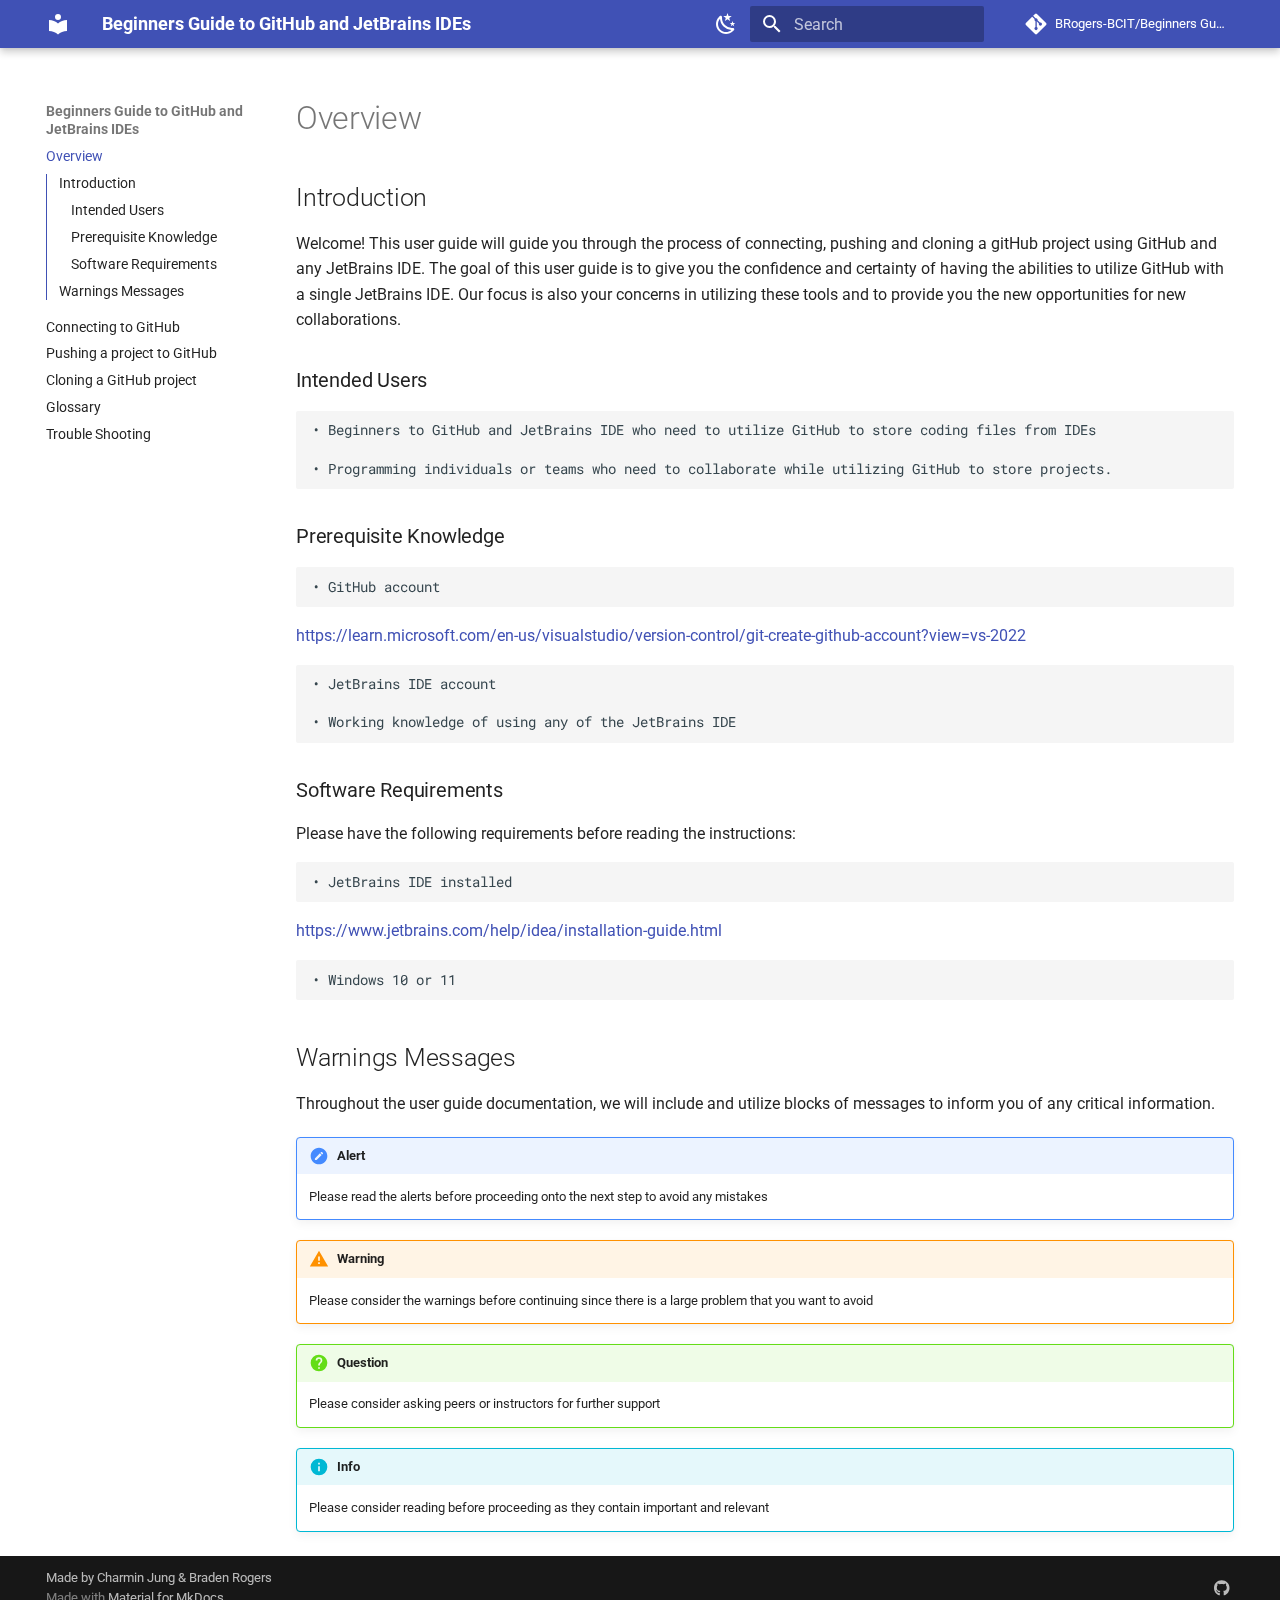
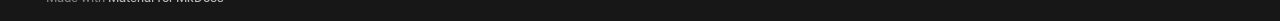
<file: index.html>
<!doctype html>
<html lang="en" class="no-js">
  <head>
    
      <meta charset="utf-8">
      <meta name="viewport" content="width=device-width,initial-scale=1">
      
      
      
      
      
        <link rel="next" href="Connecting-to-GitHub/">
      
      <link rel="icon" href="assets/images/favicon.png">
      <meta name="generator" content="mkdocs-1.4.2, mkdocs-material-9.1.5">
    
    
      
        <title>Beginners Guide to GitHub and JetBrains IDEs</title>
      
    
    
      <link rel="stylesheet" href="assets/stylesheets/main.7a7fce14.min.css">
      
        
        <link rel="stylesheet" href="assets/stylesheets/palette.a0c5b2b5.min.css">
      
      

    
    
    
      
        
        
        <link rel="preconnect" href="https://fonts.gstatic.com" crossorigin>
        <link rel="stylesheet" href="https://fonts.googleapis.com/css?family=Roboto:300,300i,400,400i,700,700i%7CRoboto+Mono:400,400i,700,700i&display=fallback">
        <style>:root{--md-text-font:"Roboto";--md-code-font:"Roboto Mono"}</style>
      
    
    
      <link rel="stylesheet" href="stylesheets/extra.css">
    
    <script>__md_scope=new URL(".",location),__md_hash=e=>[...e].reduce((e,_)=>(e<<5)-e+_.charCodeAt(0),0),__md_get=(e,_=localStorage,t=__md_scope)=>JSON.parse(_.getItem(t.pathname+"."+e)),__md_set=(e,_,t=localStorage,a=__md_scope)=>{try{t.setItem(a.pathname+"."+e,JSON.stringify(_))}catch(e){}}</script>
    
      

    
    
    
  </head>
  
  
    
    
      
    
    
    
    
    <body dir="ltr" data-md-color-scheme="default" data-md-color-primary="indigo" data-md-color-accent="indigo">
  
    
    
      <script>var palette=__md_get("__palette");if(palette&&"object"==typeof palette.color)for(var key of Object.keys(palette.color))document.body.setAttribute("data-md-color-"+key,palette.color[key])</script>
    
    <input class="md-toggle" data-md-toggle="drawer" type="checkbox" id="__drawer" autocomplete="off">
    <input class="md-toggle" data-md-toggle="search" type="checkbox" id="__search" autocomplete="off">
    <label class="md-overlay" for="__drawer"></label>
    <div data-md-component="skip">
      
        
        <a href="#overview" class="md-skip">
          Skip to content
        </a>
      
    </div>
    <div data-md-component="announce">
      
    </div>
    
    
      

  

<header class="md-header md-header--shadow" data-md-component="header">
  <nav class="md-header__inner md-grid" aria-label="Header">
    <a href="." title="Beginners Guide to GitHub and JetBrains IDEs" class="md-header__button md-logo" aria-label="Beginners Guide to GitHub and JetBrains IDEs" data-md-component="logo">
      
  
  <svg xmlns="http://www.w3.org/2000/svg" viewBox="0 0 24 24"><path d="M12 8a3 3 0 0 0 3-3 3 3 0 0 0-3-3 3 3 0 0 0-3 3 3 3 0 0 0 3 3m0 3.54C9.64 9.35 6.5 8 3 8v11c3.5 0 6.64 1.35 9 3.54 2.36-2.19 5.5-3.54 9-3.54V8c-3.5 0-6.64 1.35-9 3.54Z"/></svg>

    </a>
    <label class="md-header__button md-icon" for="__drawer">
      <svg xmlns="http://www.w3.org/2000/svg" viewBox="0 0 24 24"><path d="M3 6h18v2H3V6m0 5h18v2H3v-2m0 5h18v2H3v-2Z"/></svg>
    </label>
    <div class="md-header__title" data-md-component="header-title">
      <div class="md-header__ellipsis">
        <div class="md-header__topic">
          <span class="md-ellipsis">
            Beginners Guide to GitHub and JetBrains IDEs
          </span>
        </div>
        <div class="md-header__topic" data-md-component="header-topic">
          <span class="md-ellipsis">
            
              Overview
            
          </span>
        </div>
      </div>
    </div>
    
      <form class="md-header__option" data-md-component="palette">
        
          
          <input class="md-option" data-md-color-media="(prefers-color-scheme: light)" data-md-color-scheme="default" data-md-color-primary="indigo" data-md-color-accent="indigo"  aria-label="Switch to dark mode"  type="radio" name="__palette" id="__palette_1">
          
            <label class="md-header__button md-icon" title="Switch to dark mode" for="__palette_2" hidden>
              <svg xmlns="http://www.w3.org/2000/svg" viewBox="0 0 24 24"><path d="m17.75 4.09-2.53 1.94.91 3.06-2.63-1.81-2.63 1.81.91-3.06-2.53-1.94L12.44 4l1.06-3 1.06 3 3.19.09m3.5 6.91-1.64 1.25.59 1.98-1.7-1.17-1.7 1.17.59-1.98L15.75 11l2.06-.05L18.5 9l.69 1.95 2.06.05m-2.28 4.95c.83-.08 1.72 1.1 1.19 1.85-.32.45-.66.87-1.08 1.27C15.17 23 8.84 23 4.94 19.07c-3.91-3.9-3.91-10.24 0-14.14.4-.4.82-.76 1.27-1.08.75-.53 1.93.36 1.85 1.19-.27 2.86.69 5.83 2.89 8.02a9.96 9.96 0 0 0 8.02 2.89m-1.64 2.02a12.08 12.08 0 0 1-7.8-3.47c-2.17-2.19-3.33-5-3.49-7.82-2.81 3.14-2.7 7.96.31 10.98 3.02 3.01 7.84 3.12 10.98.31Z"/></svg>
            </label>
          
        
          
          <input class="md-option" data-md-color-media="(prefers-color-scheme: dark)" data-md-color-scheme="slate" data-md-color-primary="deep-purple" data-md-color-accent="deep-purple"  aria-label="Switch to light mode"  type="radio" name="__palette" id="__palette_2">
          
            <label class="md-header__button md-icon" title="Switch to light mode" for="__palette_1" hidden>
              <svg xmlns="http://www.w3.org/2000/svg" viewBox="0 0 24 24"><path d="M12 2a7 7 0 0 0-7 7c0 2.38 1.19 4.47 3 5.74V17a1 1 0 0 0 1 1h6a1 1 0 0 0 1-1v-2.26c1.81-1.27 3-3.36 3-5.74a7 7 0 0 0-7-7M9 21a1 1 0 0 0 1 1h4a1 1 0 0 0 1-1v-1H9v1Z"/></svg>
            </label>
          
        
      </form>
    
    
    
      <label class="md-header__button md-icon" for="__search">
        <svg xmlns="http://www.w3.org/2000/svg" viewBox="0 0 24 24"><path d="M9.5 3A6.5 6.5 0 0 1 16 9.5c0 1.61-.59 3.09-1.56 4.23l.27.27h.79l5 5-1.5 1.5-5-5v-.79l-.27-.27A6.516 6.516 0 0 1 9.5 16 6.5 6.5 0 0 1 3 9.5 6.5 6.5 0 0 1 9.5 3m0 2C7 5 5 7 5 9.5S7 14 9.5 14 14 12 14 9.5 12 5 9.5 5Z"/></svg>
      </label>
      <div class="md-search" data-md-component="search" role="dialog">
  <label class="md-search__overlay" for="__search"></label>
  <div class="md-search__inner" role="search">
    <form class="md-search__form" name="search">
      <input type="text" class="md-search__input" name="query" aria-label="Search" placeholder="Search" autocapitalize="off" autocorrect="off" autocomplete="off" spellcheck="false" data-md-component="search-query" required>
      <label class="md-search__icon md-icon" for="__search">
        <svg xmlns="http://www.w3.org/2000/svg" viewBox="0 0 24 24"><path d="M9.5 3A6.5 6.5 0 0 1 16 9.5c0 1.61-.59 3.09-1.56 4.23l.27.27h.79l5 5-1.5 1.5-5-5v-.79l-.27-.27A6.516 6.516 0 0 1 9.5 16 6.5 6.5 0 0 1 3 9.5 6.5 6.5 0 0 1 9.5 3m0 2C7 5 5 7 5 9.5S7 14 9.5 14 14 12 14 9.5 12 5 9.5 5Z"/></svg>
        <svg xmlns="http://www.w3.org/2000/svg" viewBox="0 0 24 24"><path d="M20 11v2H8l5.5 5.5-1.42 1.42L4.16 12l7.92-7.92L13.5 5.5 8 11h12Z"/></svg>
      </label>
      <nav class="md-search__options" aria-label="Search">
        
        <button type="reset" class="md-search__icon md-icon" title="Clear" aria-label="Clear" tabindex="-1">
          <svg xmlns="http://www.w3.org/2000/svg" viewBox="0 0 24 24"><path d="M19 6.41 17.59 5 12 10.59 6.41 5 5 6.41 10.59 12 5 17.59 6.41 19 12 13.41 17.59 19 19 17.59 13.41 12 19 6.41Z"/></svg>
        </button>
      </nav>
      
    </form>
    <div class="md-search__output">
      <div class="md-search__scrollwrap" data-md-scrollfix>
        <div class="md-search-result" data-md-component="search-result">
          <div class="md-search-result__meta">
            Initializing search
          </div>
          <ol class="md-search-result__list" role="presentation"></ol>
        </div>
      </div>
    </div>
  </div>
</div>
    
    
      <div class="md-header__source">
        <a href="https://github.com/BRogers-BCIT/2216-User-Guide" title="Go to repository" class="md-source" data-md-component="source">
  <div class="md-source__icon md-icon">
    
    <svg xmlns="http://www.w3.org/2000/svg" viewBox="0 0 448 512"><!--! Font Awesome Free 6.3.0 by @fontawesome - https://fontawesome.com License - https://fontawesome.com/license/free (Icons: CC BY 4.0, Fonts: SIL OFL 1.1, Code: MIT License) Copyright 2023 Fonticons, Inc.--><path d="M439.55 236.05 244 40.45a28.87 28.87 0 0 0-40.81 0l-40.66 40.63 51.52 51.52c27.06-9.14 52.68 16.77 43.39 43.68l49.66 49.66c34.23-11.8 61.18 31 35.47 56.69-26.49 26.49-70.21-2.87-56-37.34L240.22 199v121.85c25.3 12.54 22.26 41.85 9.08 55a34.34 34.34 0 0 1-48.55 0c-17.57-17.6-11.07-46.91 11.25-56v-123c-20.8-8.51-24.6-30.74-18.64-45L142.57 101 8.45 235.14a28.86 28.86 0 0 0 0 40.81l195.61 195.6a28.86 28.86 0 0 0 40.8 0l194.69-194.69a28.86 28.86 0 0 0 0-40.81z"/></svg>
  </div>
  <div class="md-source__repository">
    BRogers-BCIT/Beginners Guide to GitHub and JetBrains IDEs
  </div>
</a>
      </div>
    
  </nav>
  
</header>
    
    <div class="md-container" data-md-component="container">
      
      
        
          
        
      
      <main class="md-main" data-md-component="main">
        <div class="md-main__inner md-grid">
          
            
              
              <div class="md-sidebar md-sidebar--primary" data-md-component="sidebar" data-md-type="navigation" >
                <div class="md-sidebar__scrollwrap">
                  <div class="md-sidebar__inner">
                    


  

<nav class="md-nav md-nav--primary md-nav--integrated" aria-label="Navigation" data-md-level="0">
  <label class="md-nav__title" for="__drawer">
    <a href="." title="Beginners Guide to GitHub and JetBrains IDEs" class="md-nav__button md-logo" aria-label="Beginners Guide to GitHub and JetBrains IDEs" data-md-component="logo">
      
  
  <svg xmlns="http://www.w3.org/2000/svg" viewBox="0 0 24 24"><path d="M12 8a3 3 0 0 0 3-3 3 3 0 0 0-3-3 3 3 0 0 0-3 3 3 3 0 0 0 3 3m0 3.54C9.64 9.35 6.5 8 3 8v11c3.5 0 6.64 1.35 9 3.54 2.36-2.19 5.5-3.54 9-3.54V8c-3.5 0-6.64 1.35-9 3.54Z"/></svg>

    </a>
    Beginners Guide to GitHub and JetBrains IDEs
  </label>
  
    <div class="md-nav__source">
      <a href="https://github.com/BRogers-BCIT/2216-User-Guide" title="Go to repository" class="md-source" data-md-component="source">
  <div class="md-source__icon md-icon">
    
    <svg xmlns="http://www.w3.org/2000/svg" viewBox="0 0 448 512"><!--! Font Awesome Free 6.3.0 by @fontawesome - https://fontawesome.com License - https://fontawesome.com/license/free (Icons: CC BY 4.0, Fonts: SIL OFL 1.1, Code: MIT License) Copyright 2023 Fonticons, Inc.--><path d="M439.55 236.05 244 40.45a28.87 28.87 0 0 0-40.81 0l-40.66 40.63 51.52 51.52c27.06-9.14 52.68 16.77 43.39 43.68l49.66 49.66c34.23-11.8 61.18 31 35.47 56.69-26.49 26.49-70.21-2.87-56-37.34L240.22 199v121.85c25.3 12.54 22.26 41.85 9.08 55a34.34 34.34 0 0 1-48.55 0c-17.57-17.6-11.07-46.91 11.25-56v-123c-20.8-8.51-24.6-30.74-18.64-45L142.57 101 8.45 235.14a28.86 28.86 0 0 0 0 40.81l195.61 195.6a28.86 28.86 0 0 0 40.8 0l194.69-194.69a28.86 28.86 0 0 0 0-40.81z"/></svg>
  </div>
  <div class="md-source__repository">
    BRogers-BCIT/Beginners Guide to GitHub and JetBrains IDEs
  </div>
</a>
    </div>
  
  <ul class="md-nav__list" data-md-scrollfix>
    
      
      
      

  
  
    
  
  
    <li class="md-nav__item md-nav__item--active">
      
      <input class="md-nav__toggle md-toggle" type="checkbox" id="__toc">
      
      
        
      
      
        <label class="md-nav__link md-nav__link--active" for="__toc">
          Overview
          <span class="md-nav__icon md-icon"></span>
        </label>
      
      <a href="." class="md-nav__link md-nav__link--active">
        Overview
      </a>
      
        

<nav class="md-nav md-nav--secondary" aria-label="Table of contents">
  
  
  
    
  
  
    <label class="md-nav__title" for="__toc">
      <span class="md-nav__icon md-icon"></span>
      Table of contents
    </label>
    <ul class="md-nav__list" data-md-component="toc" data-md-scrollfix>
      
        <li class="md-nav__item">
  <a href="#introduction" class="md-nav__link">
    Introduction
  </a>
  
    <nav class="md-nav" aria-label="Introduction">
      <ul class="md-nav__list">
        
          <li class="md-nav__item">
  <a href="#intended-users" class="md-nav__link">
    Intended Users
  </a>
  
</li>
        
          <li class="md-nav__item">
  <a href="#prerequisite-knowledge" class="md-nav__link">
    Prerequisite Knowledge
  </a>
  
</li>
        
          <li class="md-nav__item">
  <a href="#software-requirements" class="md-nav__link">
    Software Requirements
  </a>
  
</li>
        
      </ul>
    </nav>
  
</li>
      
        <li class="md-nav__item">
  <a href="#warnings-messages" class="md-nav__link">
    Warnings Messages
  </a>
  
</li>
      
    </ul>
  
</nav>
      
    </li>
  

    
      
      
      

  
  
  
    <li class="md-nav__item">
      <a href="Connecting-to-GitHub/" class="md-nav__link">
        Connecting to GitHub
      </a>
    </li>
  

    
      
      
      

  
  
  
    <li class="md-nav__item">
      <a href="Pushing-a-project-to-GitHub/" class="md-nav__link">
        Pushing a project to GitHub
      </a>
    </li>
  

    
      
      
      

  
  
  
    <li class="md-nav__item">
      <a href="Cloning-a-GitHub-project/" class="md-nav__link">
        Cloning a GitHub project
      </a>
    </li>
  

    
      
      
      

  
  
  
    <li class="md-nav__item">
      <a href="Glossary/" class="md-nav__link">
        Glossary
      </a>
    </li>
  

    
      
      
      

  
  
  
    <li class="md-nav__item">
      <a href="TroubleShooting/" class="md-nav__link">
        Trouble Shooting
      </a>
    </li>
  

    
  </ul>
</nav>
                  </div>
                </div>
              </div>
            
            
          
          
            <div class="md-content" data-md-component="content">
              <article class="md-content__inner md-typeset">
                
                  

  
  


<h1 id="overview">Overview</h1>
<h2 id="introduction">Introduction</h2>
<p>Welcome! This user guide will guide you through the process of connecting, pushing and cloning a gitHub project using GitHub and any JetBrains IDE. The goal of this user guide is to give you the confidence and certainty of having the abilities to utilize GitHub with a single JetBrains IDE. Our focus is also your concerns in utilizing these tools and to provide you the new opportunities for new collaborations.</p>
<h3 id="intended-users">Intended Users</h3>
<pre><code>• Beginners to GitHub and JetBrains IDE who need to utilize GitHub to store coding files from IDEs

• Programming individuals or teams who need to collaborate while utilizing GitHub to store projects.
</code></pre>
<h3 id="prerequisite-knowledge">Prerequisite Knowledge</h3>
<pre><code>• GitHub account
</code></pre>
<p><a href="https://learn.microsoft.com/en-us/visualstudio/version-control/git-create-github-account?view=vs-2022">https://learn.microsoft.com/en-us/visualstudio/version-control/git-create-github-account?view=vs-2022</a></p>
<pre><code>• JetBrains IDE account

• Working knowledge of using any of the JetBrains IDE
</code></pre>
<h3 id="software-requirements">Software Requirements</h3>
<p>Please have the following requirements before reading the instructions:</p>
<pre><code>• JetBrains IDE installed
</code></pre>
<p><a href="https://www.jetbrains.com/help/idea/installation-guide.html">https://www.jetbrains.com/help/idea/installation-guide.html</a></p>
<pre><code>• Windows 10 or 11
</code></pre>
<h2 id="warnings-messages">Warnings Messages</h2>
<p>Throughout the user guide documentation, we will include and utilize blocks of messages to inform you of any critical information.</p>
<div class="admonition alert">
<p class="admonition-title">Alert</p>
<p>Please read the alerts before proceeding onto the next step to avoid any mistakes</p>
</div>
<div class="admonition warning">
<p class="admonition-title">Warning</p>
<p>Please consider the warnings before continuing since there is a large problem that you want to avoid</p>
</div>
<div class="admonition question">
<p class="admonition-title">Question</p>
<p>Please consider asking peers or instructors for further support</p>
</div>
<div class="admonition info">
<p class="admonition-title">Info</p>
<p>Please consider reading before proceeding as they contain important and relevant</p>
</div>





                
              </article>
            </div>
          
          
        </div>
        
          <button type="button" class="md-top md-icon" data-md-component="top" hidden>
            <svg xmlns="http://www.w3.org/2000/svg" viewBox="0 0 24 24"><path d="M13 20h-2V8l-5.5 5.5-1.42-1.42L12 4.16l7.92 7.92-1.42 1.42L13 8v12Z"/></svg>
            Back to top
          </button>
        
      </main>
      
        <footer class="md-footer">
  
  <div class="md-footer-meta md-typeset">
    <div class="md-footer-meta__inner md-grid">
      <div class="md-copyright">
  
    <div class="md-copyright__highlight">
      Made by Charmin Jung & Braden Rogers
    </div>
  
  
    Made with
    <a href="https://squidfunk.github.io/mkdocs-material/" target="_blank" rel="noopener">
      Material for MkDocs
    </a>
  
</div>
      
        <div class="md-social">
  
    
    
    
    
    <a href="https://github.com/BRogers-BCIT/2216-User-Guide" target="_blank" rel="noopener" title="GitHub" class="md-social__link">
      <svg xmlns="http://www.w3.org/2000/svg" viewBox="0 0 496 512"><!--! Font Awesome Free 6.3.0 by @fontawesome - https://fontawesome.com License - https://fontawesome.com/license/free (Icons: CC BY 4.0, Fonts: SIL OFL 1.1, Code: MIT License) Copyright 2023 Fonticons, Inc.--><path d="M165.9 397.4c0 2-2.3 3.6-5.2 3.6-3.3.3-5.6-1.3-5.6-3.6 0-2 2.3-3.6 5.2-3.6 3-.3 5.6 1.3 5.6 3.6zm-31.1-4.5c-.7 2 1.3 4.3 4.3 4.9 2.6 1 5.6 0 6.2-2s-1.3-4.3-4.3-5.2c-2.6-.7-5.5.3-6.2 2.3zm44.2-1.7c-2.9.7-4.9 2.6-4.6 4.9.3 2 2.9 3.3 5.9 2.6 2.9-.7 4.9-2.6 4.6-4.6-.3-1.9-3-3.2-5.9-2.9zM244.8 8C106.1 8 0 113.3 0 252c0 110.9 69.8 205.8 169.5 239.2 12.8 2.3 17.3-5.6 17.3-12.1 0-6.2-.3-40.4-.3-61.4 0 0-70 15-84.7-29.8 0 0-11.4-29.1-27.8-36.6 0 0-22.9-15.7 1.6-15.4 0 0 24.9 2 38.6 25.8 21.9 38.6 58.6 27.5 72.9 20.9 2.3-16 8.8-27.1 16-33.7-55.9-6.2-112.3-14.3-112.3-110.5 0-27.5 7.6-41.3 23.6-58.9-2.6-6.5-11.1-33.3 2.6-67.9 20.9-6.5 69 27 69 27 20-5.6 41.5-8.5 62.8-8.5s42.8 2.9 62.8 8.5c0 0 48.1-33.6 69-27 13.7 34.7 5.2 61.4 2.6 67.9 16 17.7 25.8 31.5 25.8 58.9 0 96.5-58.9 104.2-114.8 110.5 9.2 7.9 17 22.9 17 46.4 0 33.7-.3 75.4-.3 83.6 0 6.5 4.6 14.4 17.3 12.1C428.2 457.8 496 362.9 496 252 496 113.3 383.5 8 244.8 8zM97.2 352.9c-1.3 1-1 3.3.7 5.2 1.6 1.6 3.9 2.3 5.2 1 1.3-1 1-3.3-.7-5.2-1.6-1.6-3.9-2.3-5.2-1zm-10.8-8.1c-.7 1.3.3 2.9 2.3 3.9 1.6 1 3.6.7 4.3-.7.7-1.3-.3-2.9-2.3-3.9-2-.6-3.6-.3-4.3.7zm32.4 35.6c-1.6 1.3-1 4.3 1.3 6.2 2.3 2.3 5.2 2.6 6.5 1 1.3-1.3.7-4.3-1.3-6.2-2.2-2.3-5.2-2.6-6.5-1zm-11.4-14.7c-1.6 1-1.6 3.6 0 5.9 1.6 2.3 4.3 3.3 5.6 2.3 1.6-1.3 1.6-3.9 0-6.2-1.4-2.3-4-3.3-5.6-2z"/></svg>
    </a>
  
</div>
      
    </div>
  </div>
</footer>
      
    </div>
    <div class="md-dialog" data-md-component="dialog">
      <div class="md-dialog__inner md-typeset"></div>
    </div>
    
    <script id="__config" type="application/json">{"base": ".", "features": ["navigation.sections", "navigation.top", "toc.integrate"], "search": "assets/javascripts/workers/search.208ed371.min.js", "translations": {"clipboard.copied": "Copied to clipboard", "clipboard.copy": "Copy to clipboard", "search.result.more.one": "1 more on this page", "search.result.more.other": "# more on this page", "search.result.none": "No matching documents", "search.result.one": "1 matching document", "search.result.other": "# matching documents", "search.result.placeholder": "Type to start searching", "search.result.term.missing": "Missing", "select.version": "Select version"}}</script>
    
    
      <script src="assets/javascripts/bundle.407015b8.min.js"></script>
      
    
  </body>
</html>
</file>
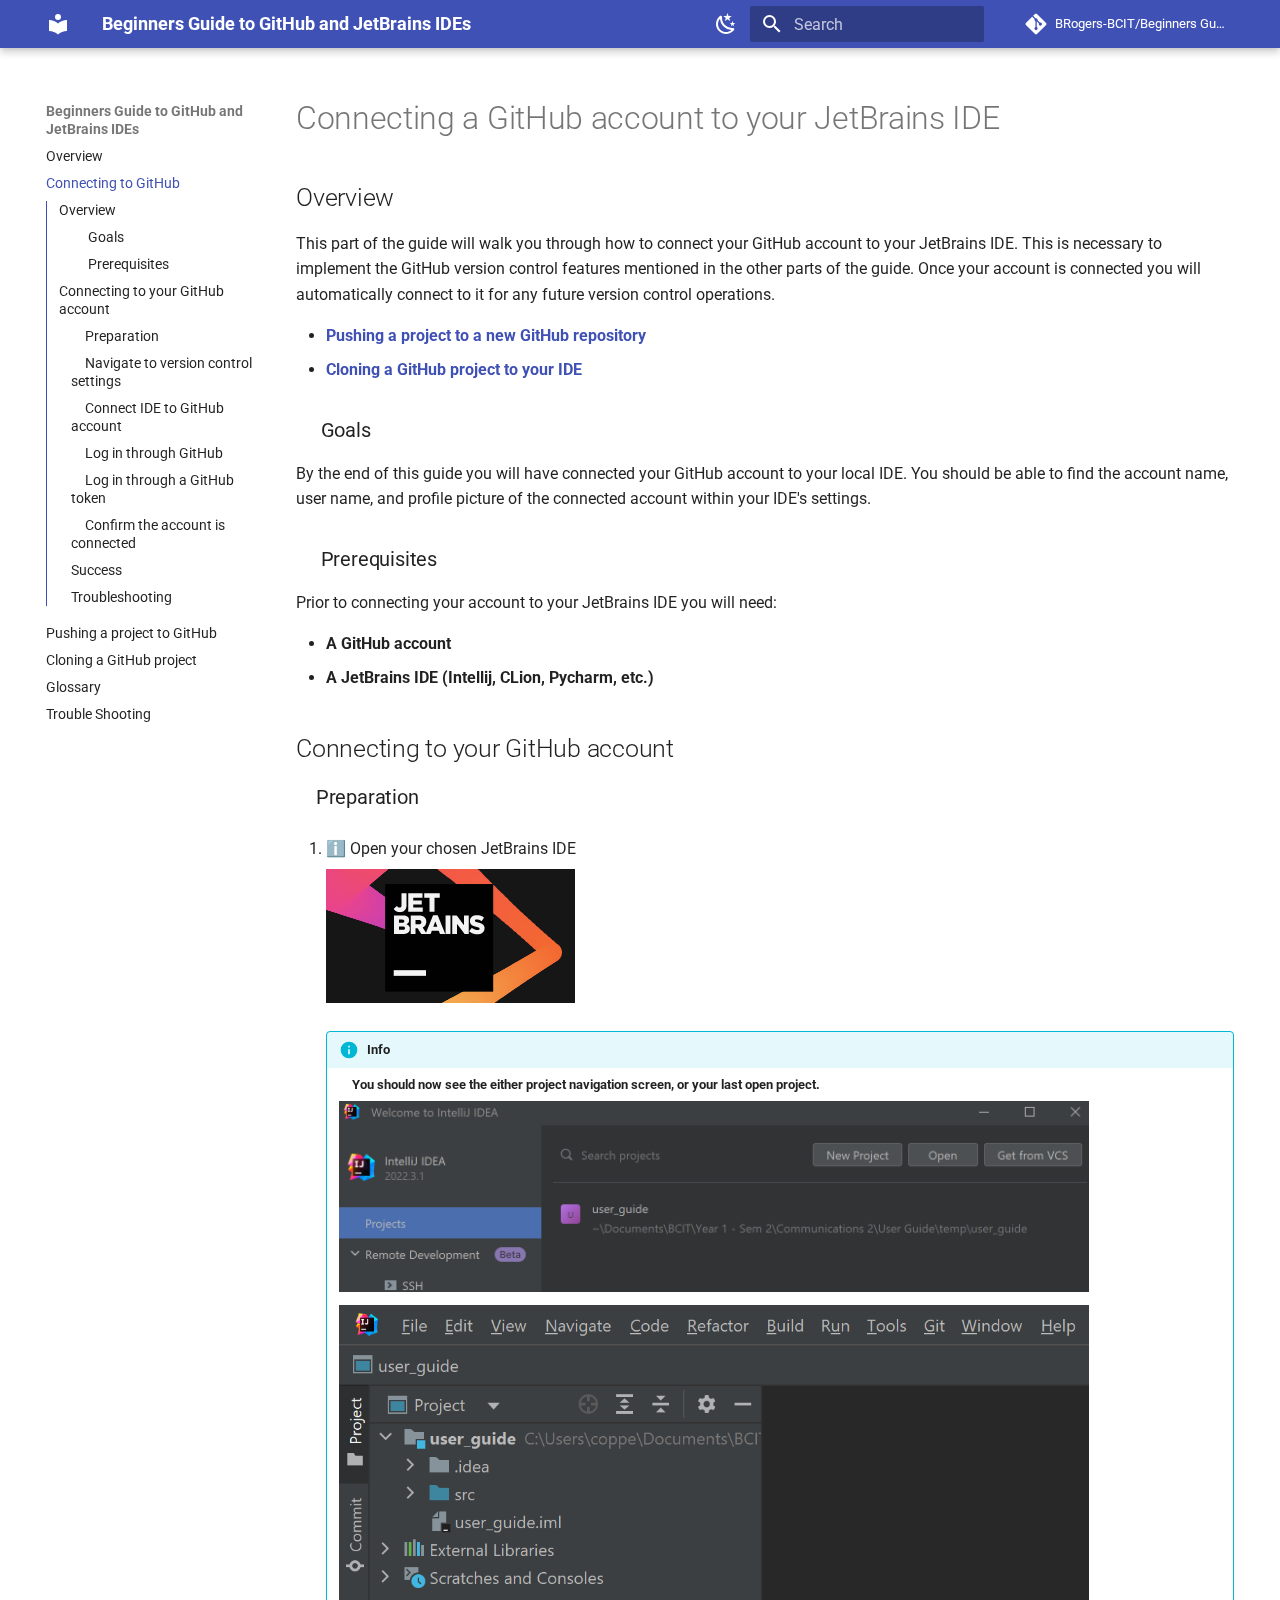
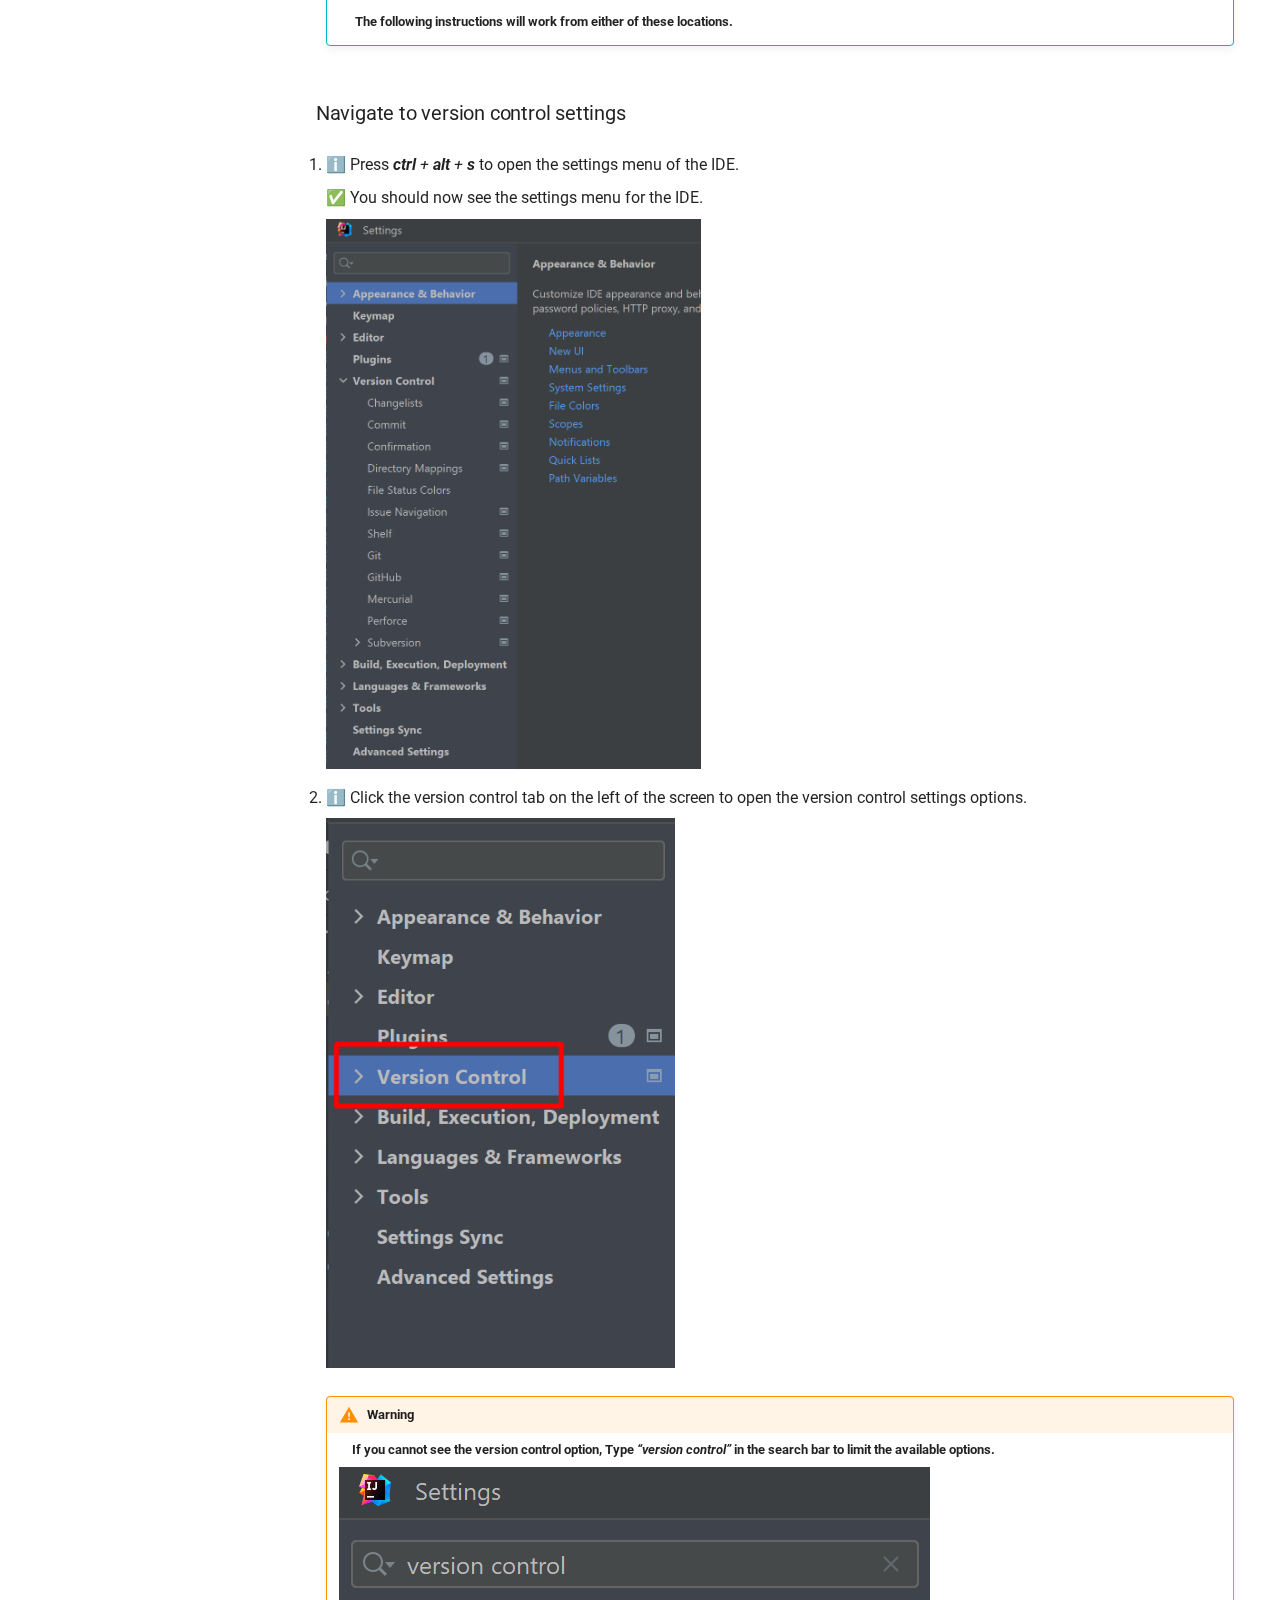
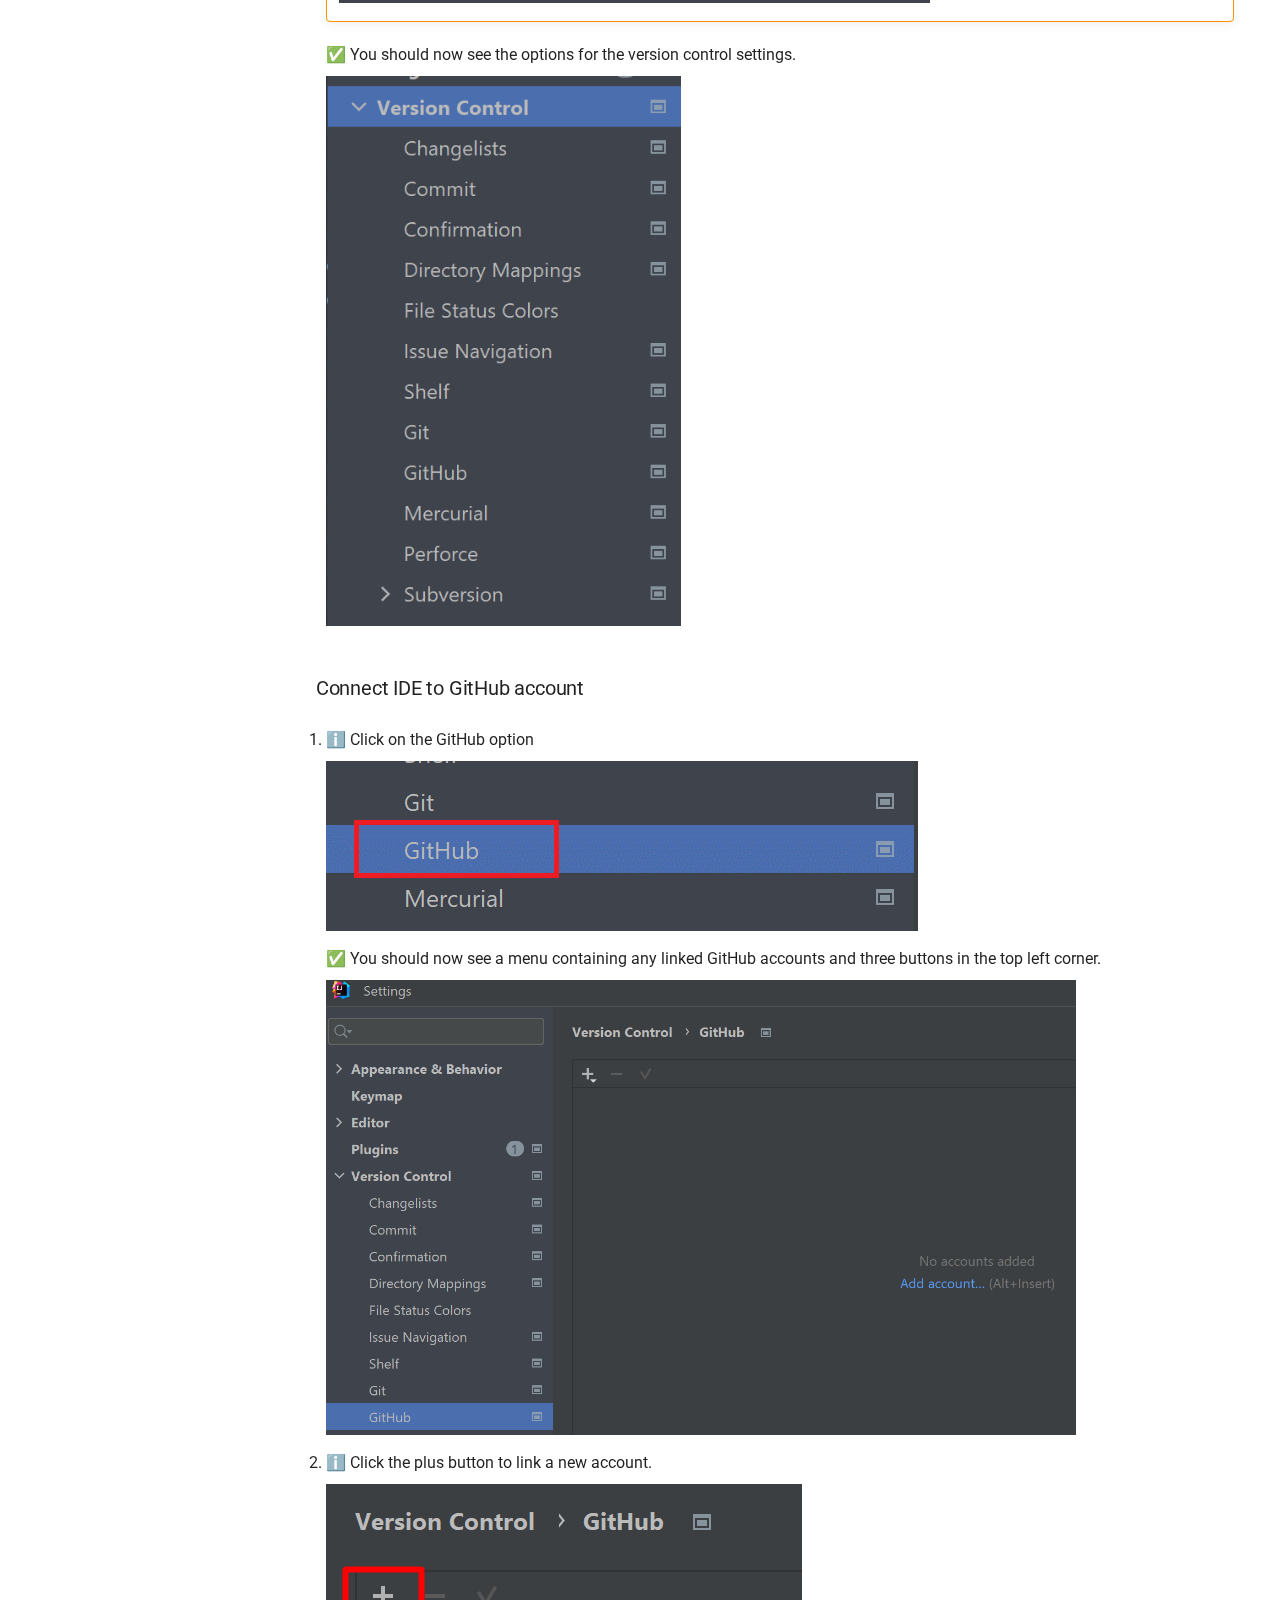
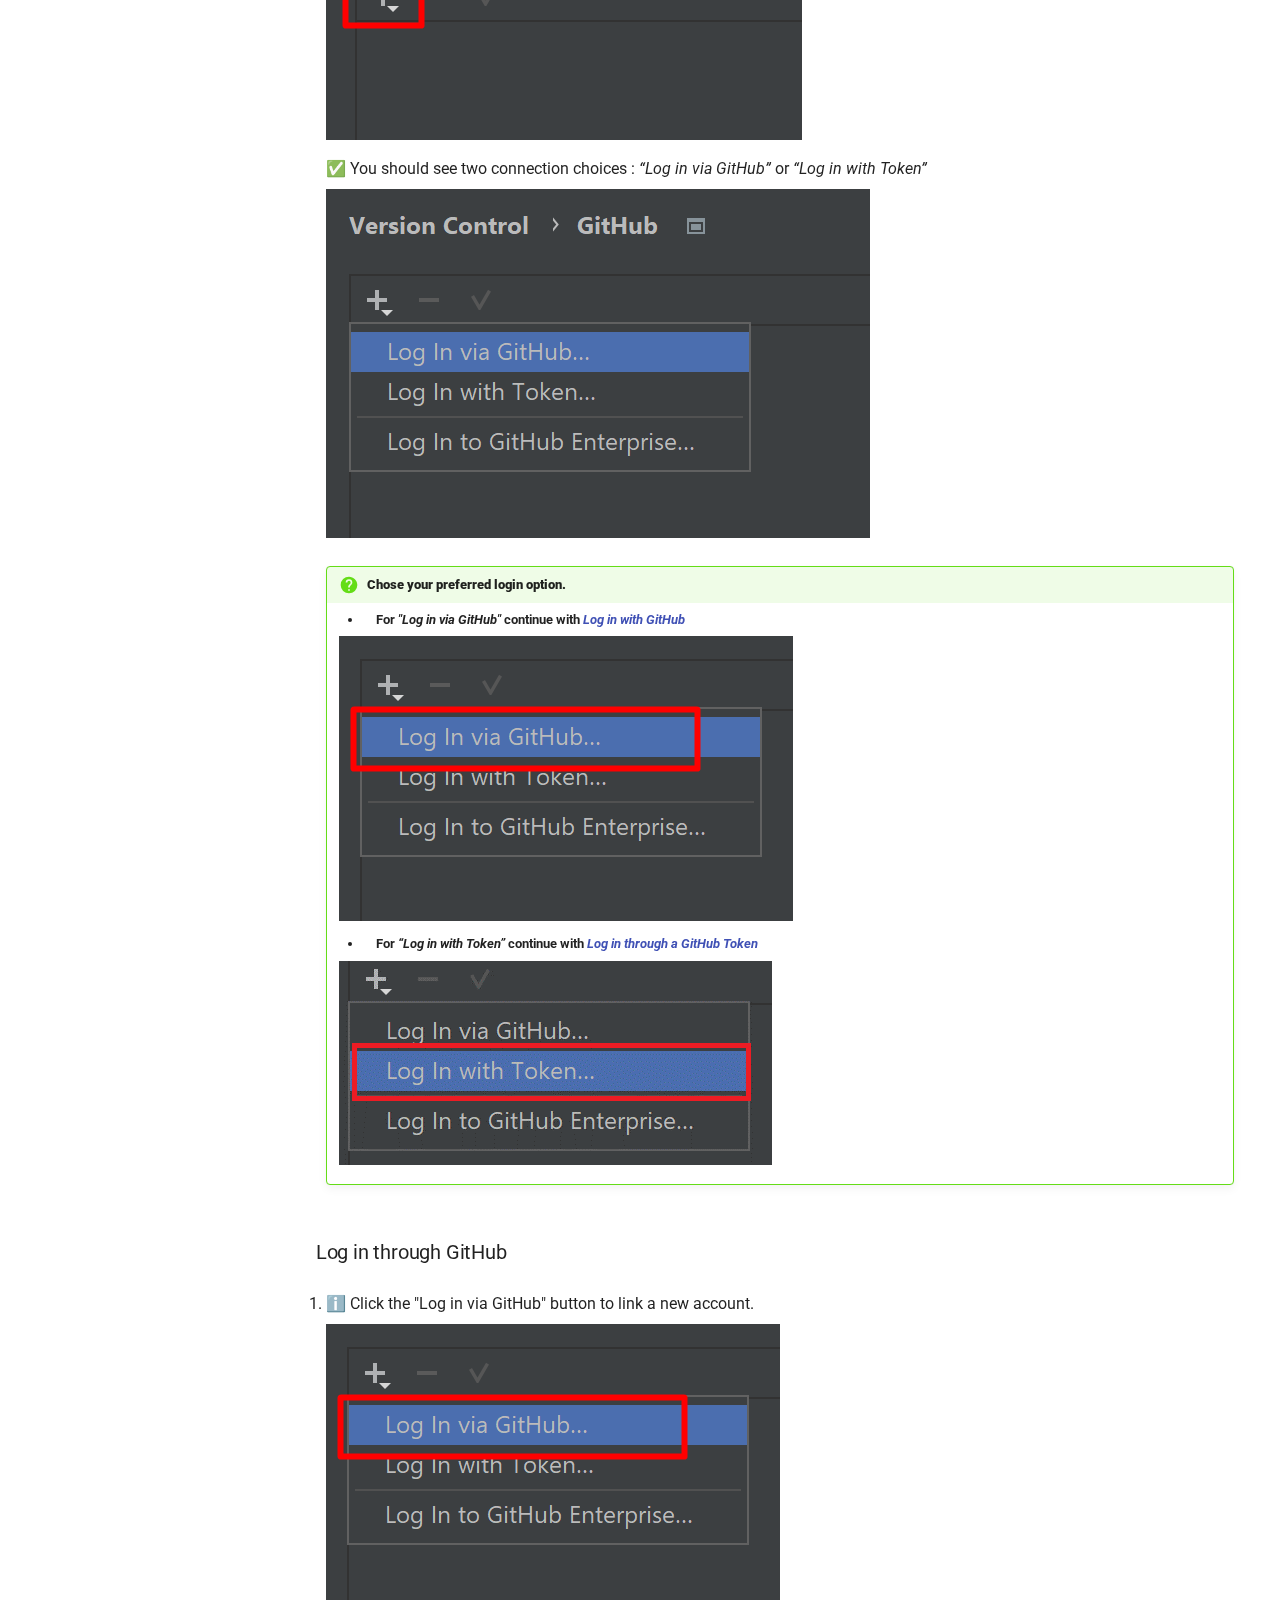
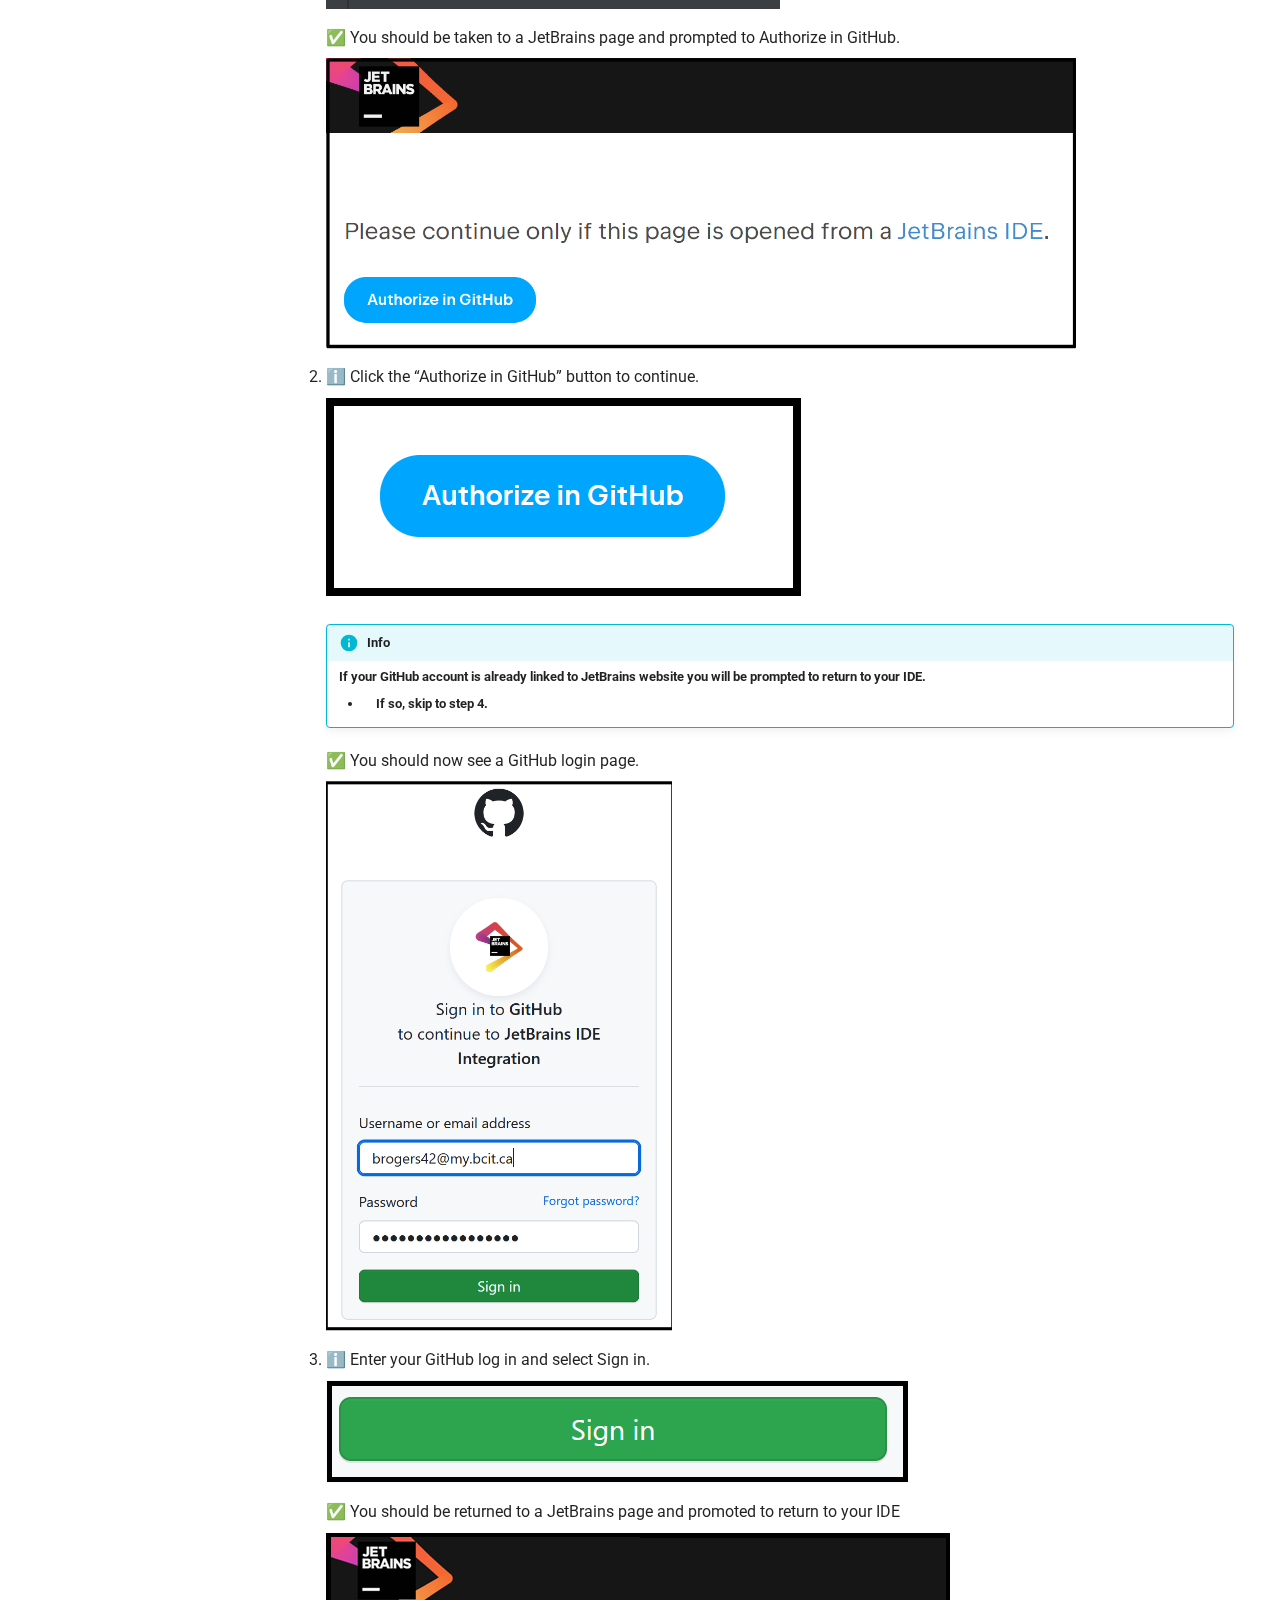
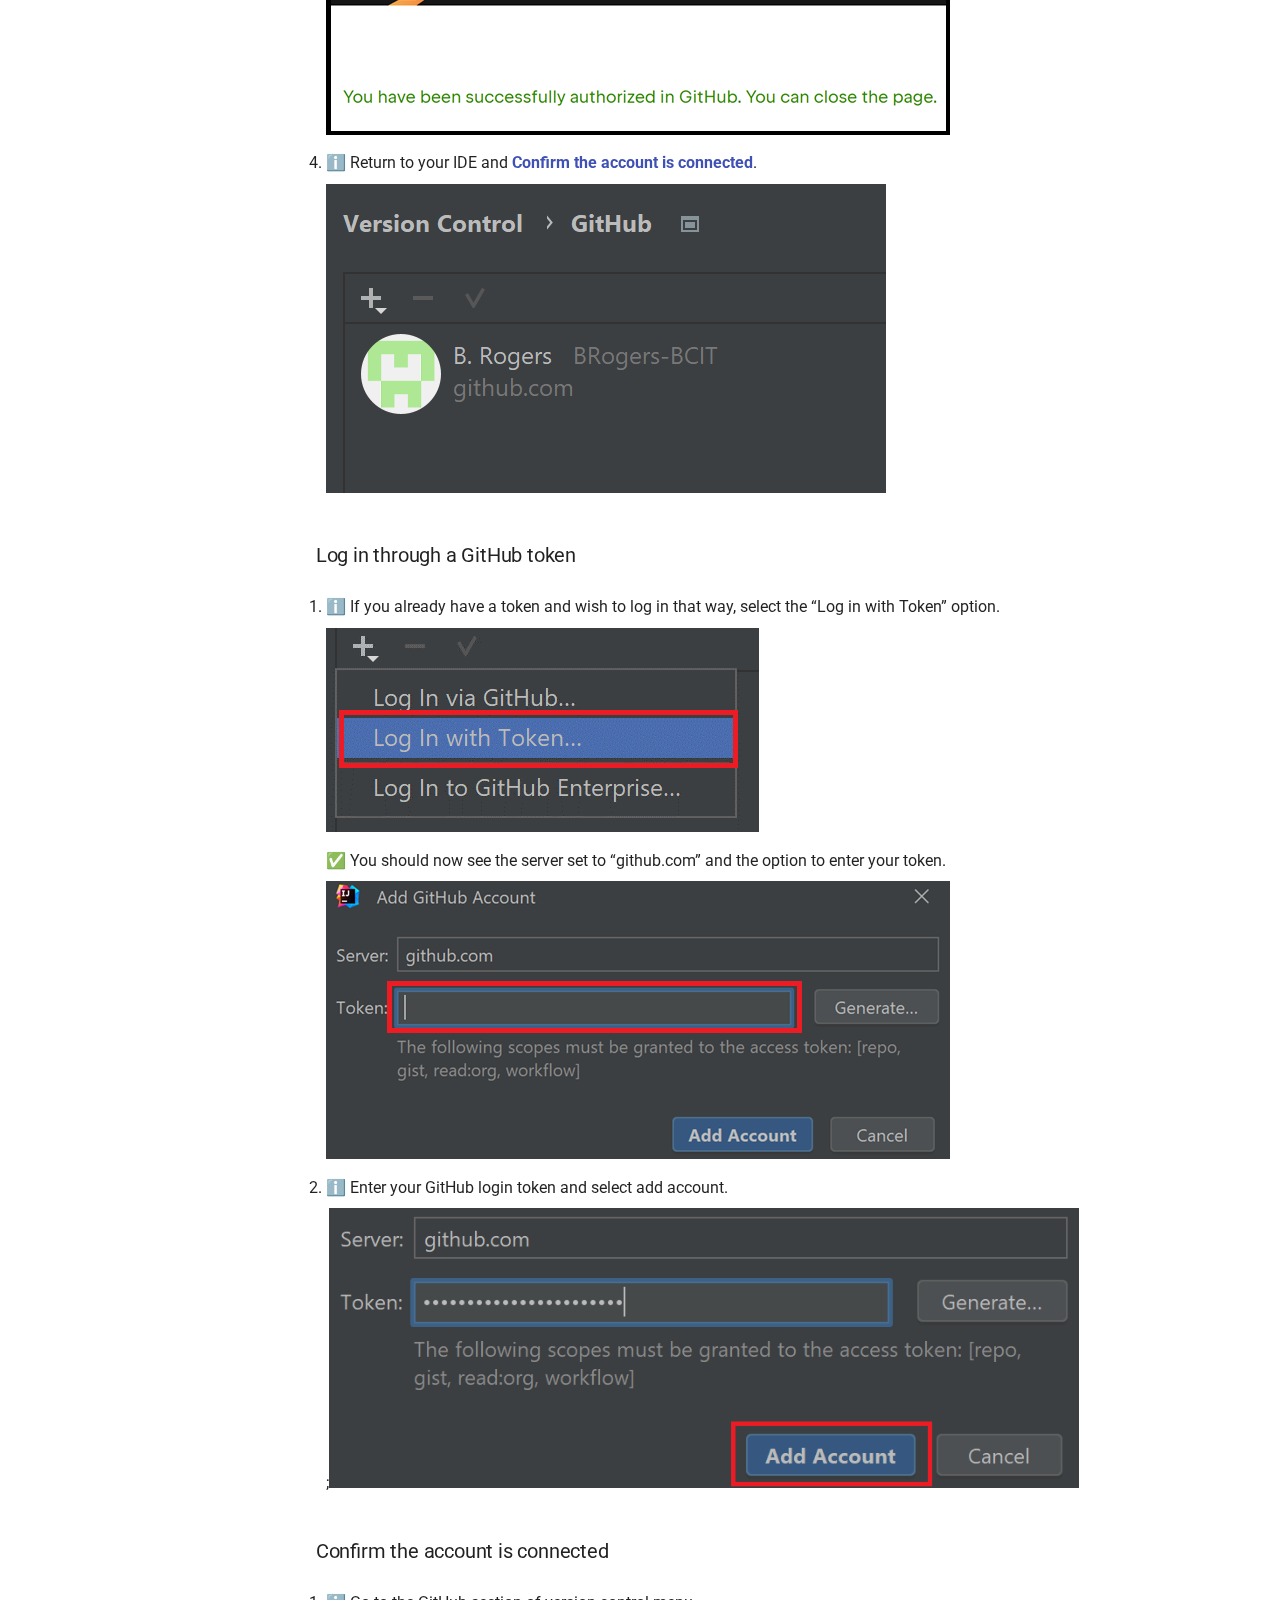
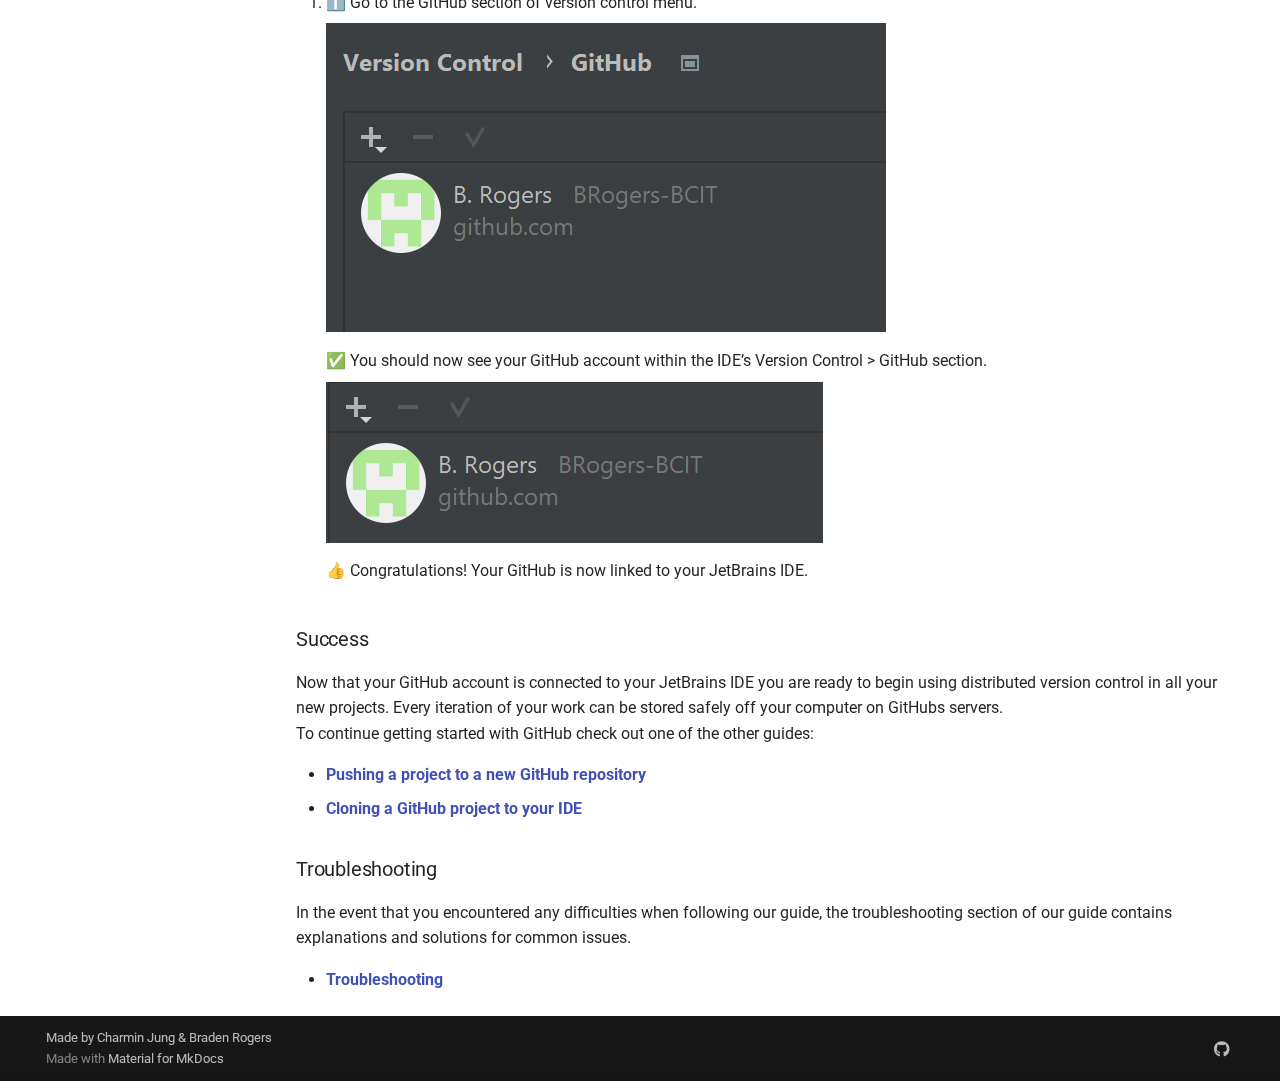
<file: Connecting-to-GitHub/index.html>
<!doctype html>
<html lang="en" class="no-js">
  <head>
    
      <meta charset="utf-8">
      <meta name="viewport" content="width=device-width,initial-scale=1">
      
      
      
      
        <link rel="prev" href="..">
      
      
        <link rel="next" href="../Pushing-a-project-to-GitHub/">
      
      <link rel="icon" href="../assets/images/favicon.png">
      <meta name="generator" content="mkdocs-1.4.2, mkdocs-material-9.1.5">
    
    
      
        <title>Connecting to GitHub - Beginners Guide to GitHub and JetBrains IDEs</title>
      
    
    
      <link rel="stylesheet" href="../assets/stylesheets/main.7a7fce14.min.css">
      
        
        <link rel="stylesheet" href="../assets/stylesheets/palette.a0c5b2b5.min.css">
      
      

    
    
    
      
        
        
        <link rel="preconnect" href="https://fonts.gstatic.com" crossorigin>
        <link rel="stylesheet" href="https://fonts.googleapis.com/css?family=Roboto:300,300i,400,400i,700,700i%7CRoboto+Mono:400,400i,700,700i&display=fallback">
        <style>:root{--md-text-font:"Roboto";--md-code-font:"Roboto Mono"}</style>
      
    
    
      <link rel="stylesheet" href="../stylesheets/extra.css">
    
    <script>__md_scope=new URL("..",location),__md_hash=e=>[...e].reduce((e,_)=>(e<<5)-e+_.charCodeAt(0),0),__md_get=(e,_=localStorage,t=__md_scope)=>JSON.parse(_.getItem(t.pathname+"."+e)),__md_set=(e,_,t=localStorage,a=__md_scope)=>{try{t.setItem(a.pathname+"."+e,JSON.stringify(_))}catch(e){}}</script>
    
      

    
    
    
  </head>
  
  
    
    
      
    
    
    
    
    <body dir="ltr" data-md-color-scheme="default" data-md-color-primary="indigo" data-md-color-accent="indigo">
  
    
    
      <script>var palette=__md_get("__palette");if(palette&&"object"==typeof palette.color)for(var key of Object.keys(palette.color))document.body.setAttribute("data-md-color-"+key,palette.color[key])</script>
    
    <input class="md-toggle" data-md-toggle="drawer" type="checkbox" id="__drawer" autocomplete="off">
    <input class="md-toggle" data-md-toggle="search" type="checkbox" id="__search" autocomplete="off">
    <label class="md-overlay" for="__drawer"></label>
    <div data-md-component="skip">
      
        
        <a href="#connecting-a-github-account-to-your-jetbrains-ide" class="md-skip">
          Skip to content
        </a>
      
    </div>
    <div data-md-component="announce">
      
    </div>
    
    
      

  

<header class="md-header md-header--shadow" data-md-component="header">
  <nav class="md-header__inner md-grid" aria-label="Header">
    <a href=".." title="Beginners Guide to GitHub and JetBrains IDEs" class="md-header__button md-logo" aria-label="Beginners Guide to GitHub and JetBrains IDEs" data-md-component="logo">
      
  
  <svg xmlns="http://www.w3.org/2000/svg" viewBox="0 0 24 24"><path d="M12 8a3 3 0 0 0 3-3 3 3 0 0 0-3-3 3 3 0 0 0-3 3 3 3 0 0 0 3 3m0 3.54C9.64 9.35 6.5 8 3 8v11c3.5 0 6.64 1.35 9 3.54 2.36-2.19 5.5-3.54 9-3.54V8c-3.5 0-6.64 1.35-9 3.54Z"/></svg>

    </a>
    <label class="md-header__button md-icon" for="__drawer">
      <svg xmlns="http://www.w3.org/2000/svg" viewBox="0 0 24 24"><path d="M3 6h18v2H3V6m0 5h18v2H3v-2m0 5h18v2H3v-2Z"/></svg>
    </label>
    <div class="md-header__title" data-md-component="header-title">
      <div class="md-header__ellipsis">
        <div class="md-header__topic">
          <span class="md-ellipsis">
            Beginners Guide to GitHub and JetBrains IDEs
          </span>
        </div>
        <div class="md-header__topic" data-md-component="header-topic">
          <span class="md-ellipsis">
            
              Connecting to GitHub
            
          </span>
        </div>
      </div>
    </div>
    
      <form class="md-header__option" data-md-component="palette">
        
          
          <input class="md-option" data-md-color-media="(prefers-color-scheme: light)" data-md-color-scheme="default" data-md-color-primary="indigo" data-md-color-accent="indigo"  aria-label="Switch to dark mode"  type="radio" name="__palette" id="__palette_1">
          
            <label class="md-header__button md-icon" title="Switch to dark mode" for="__palette_2" hidden>
              <svg xmlns="http://www.w3.org/2000/svg" viewBox="0 0 24 24"><path d="m17.75 4.09-2.53 1.94.91 3.06-2.63-1.81-2.63 1.81.91-3.06-2.53-1.94L12.44 4l1.06-3 1.06 3 3.19.09m3.5 6.91-1.64 1.25.59 1.98-1.7-1.17-1.7 1.17.59-1.98L15.75 11l2.06-.05L18.5 9l.69 1.95 2.06.05m-2.28 4.95c.83-.08 1.72 1.1 1.19 1.85-.32.45-.66.87-1.08 1.27C15.17 23 8.84 23 4.94 19.07c-3.91-3.9-3.91-10.24 0-14.14.4-.4.82-.76 1.27-1.08.75-.53 1.93.36 1.85 1.19-.27 2.86.69 5.83 2.89 8.02a9.96 9.96 0 0 0 8.02 2.89m-1.64 2.02a12.08 12.08 0 0 1-7.8-3.47c-2.17-2.19-3.33-5-3.49-7.82-2.81 3.14-2.7 7.96.31 10.98 3.02 3.01 7.84 3.12 10.98.31Z"/></svg>
            </label>
          
        
          
          <input class="md-option" data-md-color-media="(prefers-color-scheme: dark)" data-md-color-scheme="slate" data-md-color-primary="deep-purple" data-md-color-accent="deep-purple"  aria-label="Switch to light mode"  type="radio" name="__palette" id="__palette_2">
          
            <label class="md-header__button md-icon" title="Switch to light mode" for="__palette_1" hidden>
              <svg xmlns="http://www.w3.org/2000/svg" viewBox="0 0 24 24"><path d="M12 2a7 7 0 0 0-7 7c0 2.38 1.19 4.47 3 5.74V17a1 1 0 0 0 1 1h6a1 1 0 0 0 1-1v-2.26c1.81-1.27 3-3.36 3-5.74a7 7 0 0 0-7-7M9 21a1 1 0 0 0 1 1h4a1 1 0 0 0 1-1v-1H9v1Z"/></svg>
            </label>
          
        
      </form>
    
    
    
      <label class="md-header__button md-icon" for="__search">
        <svg xmlns="http://www.w3.org/2000/svg" viewBox="0 0 24 24"><path d="M9.5 3A6.5 6.5 0 0 1 16 9.5c0 1.61-.59 3.09-1.56 4.23l.27.27h.79l5 5-1.5 1.5-5-5v-.79l-.27-.27A6.516 6.516 0 0 1 9.5 16 6.5 6.5 0 0 1 3 9.5 6.5 6.5 0 0 1 9.5 3m0 2C7 5 5 7 5 9.5S7 14 9.5 14 14 12 14 9.5 12 5 9.5 5Z"/></svg>
      </label>
      <div class="md-search" data-md-component="search" role="dialog">
  <label class="md-search__overlay" for="__search"></label>
  <div class="md-search__inner" role="search">
    <form class="md-search__form" name="search">
      <input type="text" class="md-search__input" name="query" aria-label="Search" placeholder="Search" autocapitalize="off" autocorrect="off" autocomplete="off" spellcheck="false" data-md-component="search-query" required>
      <label class="md-search__icon md-icon" for="__search">
        <svg xmlns="http://www.w3.org/2000/svg" viewBox="0 0 24 24"><path d="M9.5 3A6.5 6.5 0 0 1 16 9.5c0 1.61-.59 3.09-1.56 4.23l.27.27h.79l5 5-1.5 1.5-5-5v-.79l-.27-.27A6.516 6.516 0 0 1 9.5 16 6.5 6.5 0 0 1 3 9.5 6.5 6.5 0 0 1 9.5 3m0 2C7 5 5 7 5 9.5S7 14 9.5 14 14 12 14 9.5 12 5 9.5 5Z"/></svg>
        <svg xmlns="http://www.w3.org/2000/svg" viewBox="0 0 24 24"><path d="M20 11v2H8l5.5 5.5-1.42 1.42L4.16 12l7.92-7.92L13.5 5.5 8 11h12Z"/></svg>
      </label>
      <nav class="md-search__options" aria-label="Search">
        
        <button type="reset" class="md-search__icon md-icon" title="Clear" aria-label="Clear" tabindex="-1">
          <svg xmlns="http://www.w3.org/2000/svg" viewBox="0 0 24 24"><path d="M19 6.41 17.59 5 12 10.59 6.41 5 5 6.41 10.59 12 5 17.59 6.41 19 12 13.41 17.59 19 19 17.59 13.41 12 19 6.41Z"/></svg>
        </button>
      </nav>
      
    </form>
    <div class="md-search__output">
      <div class="md-search__scrollwrap" data-md-scrollfix>
        <div class="md-search-result" data-md-component="search-result">
          <div class="md-search-result__meta">
            Initializing search
          </div>
          <ol class="md-search-result__list" role="presentation"></ol>
        </div>
      </div>
    </div>
  </div>
</div>
    
    
      <div class="md-header__source">
        <a href="https://github.com/BRogers-BCIT/2216-User-Guide" title="Go to repository" class="md-source" data-md-component="source">
  <div class="md-source__icon md-icon">
    
    <svg xmlns="http://www.w3.org/2000/svg" viewBox="0 0 448 512"><!--! Font Awesome Free 6.3.0 by @fontawesome - https://fontawesome.com License - https://fontawesome.com/license/free (Icons: CC BY 4.0, Fonts: SIL OFL 1.1, Code: MIT License) Copyright 2023 Fonticons, Inc.--><path d="M439.55 236.05 244 40.45a28.87 28.87 0 0 0-40.81 0l-40.66 40.63 51.52 51.52c27.06-9.14 52.68 16.77 43.39 43.68l49.66 49.66c34.23-11.8 61.18 31 35.47 56.69-26.49 26.49-70.21-2.87-56-37.34L240.22 199v121.85c25.3 12.54 22.26 41.85 9.08 55a34.34 34.34 0 0 1-48.55 0c-17.57-17.6-11.07-46.91 11.25-56v-123c-20.8-8.51-24.6-30.74-18.64-45L142.57 101 8.45 235.14a28.86 28.86 0 0 0 0 40.81l195.61 195.6a28.86 28.86 0 0 0 40.8 0l194.69-194.69a28.86 28.86 0 0 0 0-40.81z"/></svg>
  </div>
  <div class="md-source__repository">
    BRogers-BCIT/Beginners Guide to GitHub and JetBrains IDEs
  </div>
</a>
      </div>
    
  </nav>
  
</header>
    
    <div class="md-container" data-md-component="container">
      
      
        
          
        
      
      <main class="md-main" data-md-component="main">
        <div class="md-main__inner md-grid">
          
            
              
              <div class="md-sidebar md-sidebar--primary" data-md-component="sidebar" data-md-type="navigation" >
                <div class="md-sidebar__scrollwrap">
                  <div class="md-sidebar__inner">
                    


  

<nav class="md-nav md-nav--primary md-nav--integrated" aria-label="Navigation" data-md-level="0">
  <label class="md-nav__title" for="__drawer">
    <a href=".." title="Beginners Guide to GitHub and JetBrains IDEs" class="md-nav__button md-logo" aria-label="Beginners Guide to GitHub and JetBrains IDEs" data-md-component="logo">
      
  
  <svg xmlns="http://www.w3.org/2000/svg" viewBox="0 0 24 24"><path d="M12 8a3 3 0 0 0 3-3 3 3 0 0 0-3-3 3 3 0 0 0-3 3 3 3 0 0 0 3 3m0 3.54C9.64 9.35 6.5 8 3 8v11c3.5 0 6.64 1.35 9 3.54 2.36-2.19 5.5-3.54 9-3.54V8c-3.5 0-6.64 1.35-9 3.54Z"/></svg>

    </a>
    Beginners Guide to GitHub and JetBrains IDEs
  </label>
  
    <div class="md-nav__source">
      <a href="https://github.com/BRogers-BCIT/2216-User-Guide" title="Go to repository" class="md-source" data-md-component="source">
  <div class="md-source__icon md-icon">
    
    <svg xmlns="http://www.w3.org/2000/svg" viewBox="0 0 448 512"><!--! Font Awesome Free 6.3.0 by @fontawesome - https://fontawesome.com License - https://fontawesome.com/license/free (Icons: CC BY 4.0, Fonts: SIL OFL 1.1, Code: MIT License) Copyright 2023 Fonticons, Inc.--><path d="M439.55 236.05 244 40.45a28.87 28.87 0 0 0-40.81 0l-40.66 40.63 51.52 51.52c27.06-9.14 52.68 16.77 43.39 43.68l49.66 49.66c34.23-11.8 61.18 31 35.47 56.69-26.49 26.49-70.21-2.87-56-37.34L240.22 199v121.85c25.3 12.54 22.26 41.85 9.08 55a34.34 34.34 0 0 1-48.55 0c-17.57-17.6-11.07-46.91 11.25-56v-123c-20.8-8.51-24.6-30.74-18.64-45L142.57 101 8.45 235.14a28.86 28.86 0 0 0 0 40.81l195.61 195.6a28.86 28.86 0 0 0 40.8 0l194.69-194.69a28.86 28.86 0 0 0 0-40.81z"/></svg>
  </div>
  <div class="md-source__repository">
    BRogers-BCIT/Beginners Guide to GitHub and JetBrains IDEs
  </div>
</a>
    </div>
  
  <ul class="md-nav__list" data-md-scrollfix>
    
      
      
      

  
  
  
    <li class="md-nav__item">
      <a href=".." class="md-nav__link">
        Overview
      </a>
    </li>
  

    
      
      
      

  
  
    
  
  
    <li class="md-nav__item md-nav__item--active">
      
      <input class="md-nav__toggle md-toggle" type="checkbox" id="__toc">
      
      
        
      
      
        <label class="md-nav__link md-nav__link--active" for="__toc">
          Connecting to GitHub
          <span class="md-nav__icon md-icon"></span>
        </label>
      
      <a href="./" class="md-nav__link md-nav__link--active">
        Connecting to GitHub
      </a>
      
        

<nav class="md-nav md-nav--secondary" aria-label="Table of contents">
  
  
  
    
  
  
    <label class="md-nav__title" for="__toc">
      <span class="md-nav__icon md-icon"></span>
      Table of contents
    </label>
    <ul class="md-nav__list" data-md-component="toc" data-md-scrollfix>
      
        <li class="md-nav__item">
  <a href="#overview" class="md-nav__link">
    Overview
  </a>
  
    <nav class="md-nav" aria-label="Overview">
      <ul class="md-nav__list">
        
          <li class="md-nav__item">
  <a href="#goals" class="md-nav__link">
    &emsp; Goals
  </a>
  
</li>
        
          <li class="md-nav__item">
  <a href="#prerequisites" class="md-nav__link">
    &emsp; Prerequisites
  </a>
  
</li>
        
      </ul>
    </nav>
  
</li>
      
        <li class="md-nav__item">
  <a href="#connecting-to-your-github-account" class="md-nav__link">
    Connecting to your GitHub account
  </a>
  
    <nav class="md-nav" aria-label="Connecting to your GitHub account">
      <ul class="md-nav__list">
        
          <li class="md-nav__item">
  <a href="#preparation" class="md-nav__link">
    &emsp;Preparation
  </a>
  
</li>
        
          <li class="md-nav__item">
  <a href="#navigate-to-version-control-settings" class="md-nav__link">
    &emsp;Navigate to version control settings
  </a>
  
</li>
        
          <li class="md-nav__item">
  <a href="#connect-ide-to-github-account" class="md-nav__link">
    &emsp;Connect IDE to GitHub account
  </a>
  
</li>
        
          <li class="md-nav__item">
  <a href="#log-in-through-github" class="md-nav__link">
    &emsp;Log in through GitHub
  </a>
  
</li>
        
          <li class="md-nav__item">
  <a href="#log-in-through-a-github-token" class="md-nav__link">
    &emsp;Log in through a GitHub token
  </a>
  
</li>
        
          <li class="md-nav__item">
  <a href="#confirm-the-account-is-connected" class="md-nav__link">
    &emsp;Confirm the account is connected
  </a>
  
</li>
        
          <li class="md-nav__item">
  <a href="#success" class="md-nav__link">
    Success
  </a>
  
</li>
        
          <li class="md-nav__item">
  <a href="#troubleshooting" class="md-nav__link">
    Troubleshooting
  </a>
  
</li>
        
      </ul>
    </nav>
  
</li>
      
    </ul>
  
</nav>
      
    </li>
  

    
      
      
      

  
  
  
    <li class="md-nav__item">
      <a href="../Pushing-a-project-to-GitHub/" class="md-nav__link">
        Pushing a project to GitHub
      </a>
    </li>
  

    
      
      
      

  
  
  
    <li class="md-nav__item">
      <a href="../Cloning-a-GitHub-project/" class="md-nav__link">
        Cloning a GitHub project
      </a>
    </li>
  

    
      
      
      

  
  
  
    <li class="md-nav__item">
      <a href="../Glossary/" class="md-nav__link">
        Glossary
      </a>
    </li>
  

    
      
      
      

  
  
  
    <li class="md-nav__item">
      <a href="../TroubleShooting/" class="md-nav__link">
        Trouble Shooting
      </a>
    </li>
  

    
  </ul>
</nav>
                  </div>
                </div>
              </div>
            
            
          
          
            <div class="md-content" data-md-component="content">
              <article class="md-content__inner md-typeset">
                
                  

  
  


<h1 id="connecting-a-github-account-to-your-jetbrains-ide">Connecting a GitHub account to your JetBrains IDE</h1>
<h2 id="overview">Overview</h2>
<p>This part of the guide will walk you through how to connect your GitHub account to your JetBrains IDE.
This is necessary to implement the GitHub version control features mentioned in the other parts of the guide. Once your account is connected you will automatically connect to it for any future version control operations.  </p>
<ul>
<li><a href="../Pushing-a-project-to-GitHub/"><strong>Pushing a project to a new GitHub repository</strong></a></li>
<li><a href="./"><strong>Cloning a GitHub project to your IDE</strong></a></li>
</ul>
<h3 id="goals">&emsp; Goals</h3>
<p>By the end of this guide you will have connected your GitHub account to your local IDE. You should be able to find the account name, user name, and profile picture of the connected account within your IDE's settings.</p>
<h3 id="prerequisites">&emsp; Prerequisites</h3>
<p>Prior to connecting your account to your JetBrains IDE you will need:  </p>
<ul>
<li><strong>A GitHub account</strong></li>
<li><strong>A JetBrains IDE (Intellij, CLion, Pycharm, etc.)</strong></li>
</ul>
<h2 id="connecting-to-your-github-account">Connecting to your GitHub account</h2>
<h3 id="preparation">&emsp;Preparation</h3>
<ol>
<li>
<p>ℹ️ Open your chosen JetBrains IDE</p>
<p><img alt="JetBrains" src="../img/linking%201.png" /></p>
<div class="admonition info">
<p class="admonition-title">Info</p>
<p>&emsp;<strong>You should now see the either project navigation screen, or your last open project.</strong></p>
<p><img alt="Project Selection" src="../img/linking%202.png" /></p>
<p><img alt="Open Project" src="../img/linking%203.png" /></p>
<p>&emsp; <strong>The following instructions will work from either of these locations.</strong></p>
</div>
</li>
</ol>
<h3 id="navigate-to-version-control-settings">&emsp;Navigate to version control settings</h3>
<ol>
<li>
<p>ℹ️ Press <em><strong>ctrl</strong> + <strong>alt</strong> + <strong>s</strong></em>  to open the settings menu of the IDE.</p>
<p>✅ You should now see the settings menu for the IDE.</p>
<p><img alt="Settings menu" src="../img/linking%204.png" /></p>
</li>
<li>
<p>ℹ️ Click the version control tab on the left of the screen to open the version control settings options.</p>
<p><img alt="Version Control Settings" src="../img/linking%205.png" /></p>
<div class="admonition warning">
<p class="admonition-title">Warning</p>
<p>&emsp;<strong>If you cannot see the version control option, Type <em>“version control”</em> in the search bar to limit the available options.</strong></p>
<p><img alt="Search &quot;Version Control&quot;" src="../img/linking%206.png" /></p>
</div>
<p>✅ You should now see the options for the version control settings.</p>
<p><img alt="Version Control Menu" src="../img/linking%207.png" /></p>
</li>
</ol>
<h3 id="connect-ide-to-github-account">&emsp;Connect IDE to GitHub account</h3>
<ol>
<li>
<p>ℹ️ Click on the GitHub option</p>
<p><img alt="Github Version Control Settings" src="../img/linking%208.png" /></p>
<p>✅ You should now see a menu containing any linked GitHub accounts and three buttons in the top left corner.</p>
<p><img alt="GitHub Settings Menu" src="../img/linking%209.png" /></p>
</li>
<li>
<p>ℹ️ Click the plus button to link a new account.</p>
<p><img alt="Add Account Button" src="../img/linking%2010.png" /></p>
<p>✅ You should see two connection choices : <em>“Log in via GitHub”</em> or <em>“Log in with Token”</em></p>
<p><img alt="Log In Choices" src="../img/linking%2010.5.png" /></p>
<div class="admonition question">
<p class="admonition-title"><strong>Chose your preferred login option.</strong></p>
<ul>
<li>&emsp;<strong>For <em>"Log in via GitHub"</em> continue with <a href="#log-in-through-github"><em>Log in with GitHub</em></a></strong></li>
</ul>
<p><img alt="Log In GitHub" src="../img/linking%2011.png" /></p>
<ul>
<li>&emsp;<strong>For <em>“Log in with Token”</em> continue with <a href="#log-in-through-a-github-token"><em>Log in through a GitHub Token</em></a></strong></li>
</ul>
<p><img alt="Log In Token" src="../img/linking%2019.png" /></p>
</div>
</li>
</ol>
<h3 id="log-in-through-github">&emsp;Log in through GitHub</h3>
<ol>
<li>
<p>ℹ️ Click the "Log in via GitHub" button to link a new account.</p>
<p><img alt="Log In GitHub" src="../img/linking%2011.png" /></p>
<p>✅ You should be taken to a JetBrains page and prompted to Authorize in GitHub.</p>
<p><img alt="JetBrains Authorization Page" src="../img/linking%2012.png" /></p>
</li>
<li>
<p>ℹ️ Click the “Authorize in GitHub” button to continue.</p>
<p><img alt="Authorize in GitHub" src="../img/linking%2013.png" /></p>
<div class="admonition info">
<p class="admonition-title">Info</p>
<p><strong>If your GitHub account is already linked to JetBrains website you will be prompted to return to your IDE.</strong></p>
<ul>
<li>&emsp;<strong>If so, skip to step 4.</strong></li>
</ul>
</div>
<p>✅ You should now see a GitHub login page.</p>
<p><img alt="GitHub Log in" src="../img/linking%2014.png" /></p>
</li>
<li>
<p>ℹ️ Enter your GitHub log in and select Sign in.</p>
<p><img alt="Sign in" src="../img/linking%2015.png" /></p>
<p>✅ You should be returned to a JetBrains page and promoted to return to your IDE</p>
<p><img alt="Successful Sign in" src="../img/linking%2016.png" /></p>
</li>
<li>
<p>ℹ️ Return to your IDE and <a href="#confirm-the-account-is-connected"><strong>Confirm the account is connected</strong></a>.</p>
<p><img alt="Connected Account" src="../img/linking%2017.png" /></p>
</li>
</ol>
<h3 id="log-in-through-a-github-token">&emsp;Log in through a GitHub token</h3>
<ol>
<li>
<p>ℹ️ If you already have a token and wish to log in that way, select the “Log in with Token” option.</p>
<p><img alt="Log in with Token" src="../img/linking%2019.png" /></p>
<p>✅ You should now see the server set to “github.com” and the option to enter your token.</p>
<p><img alt="Enter Token Field" src="../img/linking%2020.png" /></p>
</li>
<li>
<p>ℹ️ Enter your GitHub login token and select add account.</p>
<p>;<img alt="Add Account Button" src="../img/linking%2021.png" /></p>
</li>
</ol>
<h3 id="confirm-the-account-is-connected">&emsp;Confirm the account is connected</h3>
<ol>
<li>
<p>ℹ️ Go to the GitHub section of version control menu.</p>
<p><img alt="Connected Account" src="../img/linking%2017.png" /></p>
<p>✅ You should now see your GitHub account within the IDE’s Version Control &gt; GitHub section.</p>
<p><img alt="Connected Account" src="../img/linking%2018.png" /></p>
<p>👍 Congratulations! Your GitHub is now linked to your JetBrains IDE.</p>
</li>
</ol>
<h3 id="success">Success</h3>
<p>Now that your GitHub account is connected to your JetBrains IDE you are ready to begin using distributed version control in all your new projects. Every iteration of your work can be stored safely off your computer on GitHubs servers.<br />
To continue getting started with GitHub check out one of the other guides:</p>
<ul>
<li><a href="../Pushing-a-project-to-GitHub/"><strong>Pushing a project to a new GitHub repository</strong></a></li>
<li><a href="../Cloning-a-GitHub-project/"><strong>Cloning a GitHub project to your IDE</strong></a></li>
</ul>
<h3 id="troubleshooting">Troubleshooting</h3>
<p>In the event that you encountered any difficulties when following our guide, the troubleshooting section of our guide contains explanations and solutions for common issues.</p>
<ul>
<li><a href="../TroubleShooting/"><strong>Troubleshooting</strong></a></li>
</ul>





                
              </article>
            </div>
          
          
        </div>
        
          <button type="button" class="md-top md-icon" data-md-component="top" hidden>
            <svg xmlns="http://www.w3.org/2000/svg" viewBox="0 0 24 24"><path d="M13 20h-2V8l-5.5 5.5-1.42-1.42L12 4.16l7.92 7.92-1.42 1.42L13 8v12Z"/></svg>
            Back to top
          </button>
        
      </main>
      
        <footer class="md-footer">
  
  <div class="md-footer-meta md-typeset">
    <div class="md-footer-meta__inner md-grid">
      <div class="md-copyright">
  
    <div class="md-copyright__highlight">
      Made by Charmin Jung & Braden Rogers
    </div>
  
  
    Made with
    <a href="https://squidfunk.github.io/mkdocs-material/" target="_blank" rel="noopener">
      Material for MkDocs
    </a>
  
</div>
      
        <div class="md-social">
  
    
    
    
    
    <a href="https://github.com/BRogers-BCIT/2216-User-Guide" target="_blank" rel="noopener" title="GitHub" class="md-social__link">
      <svg xmlns="http://www.w3.org/2000/svg" viewBox="0 0 496 512"><!--! Font Awesome Free 6.3.0 by @fontawesome - https://fontawesome.com License - https://fontawesome.com/license/free (Icons: CC BY 4.0, Fonts: SIL OFL 1.1, Code: MIT License) Copyright 2023 Fonticons, Inc.--><path d="M165.9 397.4c0 2-2.3 3.6-5.2 3.6-3.3.3-5.6-1.3-5.6-3.6 0-2 2.3-3.6 5.2-3.6 3-.3 5.6 1.3 5.6 3.6zm-31.1-4.5c-.7 2 1.3 4.3 4.3 4.9 2.6 1 5.6 0 6.2-2s-1.3-4.3-4.3-5.2c-2.6-.7-5.5.3-6.2 2.3zm44.2-1.7c-2.9.7-4.9 2.6-4.6 4.9.3 2 2.9 3.3 5.9 2.6 2.9-.7 4.9-2.6 4.6-4.6-.3-1.9-3-3.2-5.9-2.9zM244.8 8C106.1 8 0 113.3 0 252c0 110.9 69.8 205.8 169.5 239.2 12.8 2.3 17.3-5.6 17.3-12.1 0-6.2-.3-40.4-.3-61.4 0 0-70 15-84.7-29.8 0 0-11.4-29.1-27.8-36.6 0 0-22.9-15.7 1.6-15.4 0 0 24.9 2 38.6 25.8 21.9 38.6 58.6 27.5 72.9 20.9 2.3-16 8.8-27.1 16-33.7-55.9-6.2-112.3-14.3-112.3-110.5 0-27.5 7.6-41.3 23.6-58.9-2.6-6.5-11.1-33.3 2.6-67.9 20.9-6.5 69 27 69 27 20-5.6 41.5-8.5 62.8-8.5s42.8 2.9 62.8 8.5c0 0 48.1-33.6 69-27 13.7 34.7 5.2 61.4 2.6 67.9 16 17.7 25.8 31.5 25.8 58.9 0 96.5-58.9 104.2-114.8 110.5 9.2 7.9 17 22.9 17 46.4 0 33.7-.3 75.4-.3 83.6 0 6.5 4.6 14.4 17.3 12.1C428.2 457.8 496 362.9 496 252 496 113.3 383.5 8 244.8 8zM97.2 352.9c-1.3 1-1 3.3.7 5.2 1.6 1.6 3.9 2.3 5.2 1 1.3-1 1-3.3-.7-5.2-1.6-1.6-3.9-2.3-5.2-1zm-10.8-8.1c-.7 1.3.3 2.9 2.3 3.9 1.6 1 3.6.7 4.3-.7.7-1.3-.3-2.9-2.3-3.9-2-.6-3.6-.3-4.3.7zm32.4 35.6c-1.6 1.3-1 4.3 1.3 6.2 2.3 2.3 5.2 2.6 6.5 1 1.3-1.3.7-4.3-1.3-6.2-2.2-2.3-5.2-2.6-6.5-1zm-11.4-14.7c-1.6 1-1.6 3.6 0 5.9 1.6 2.3 4.3 3.3 5.6 2.3 1.6-1.3 1.6-3.9 0-6.2-1.4-2.3-4-3.3-5.6-2z"/></svg>
    </a>
  
</div>
      
    </div>
  </div>
</footer>
      
    </div>
    <div class="md-dialog" data-md-component="dialog">
      <div class="md-dialog__inner md-typeset"></div>
    </div>
    
    <script id="__config" type="application/json">{"base": "..", "features": ["navigation.sections", "navigation.top", "toc.integrate"], "search": "../assets/javascripts/workers/search.208ed371.min.js", "translations": {"clipboard.copied": "Copied to clipboard", "clipboard.copy": "Copy to clipboard", "search.result.more.one": "1 more on this page", "search.result.more.other": "# more on this page", "search.result.none": "No matching documents", "search.result.one": "1 matching document", "search.result.other": "# matching documents", "search.result.placeholder": "Type to start searching", "search.result.term.missing": "Missing", "select.version": "Select version"}}</script>
    
    
      <script src="../assets/javascripts/bundle.407015b8.min.js"></script>
      
    
  </body>
</html>
</file>
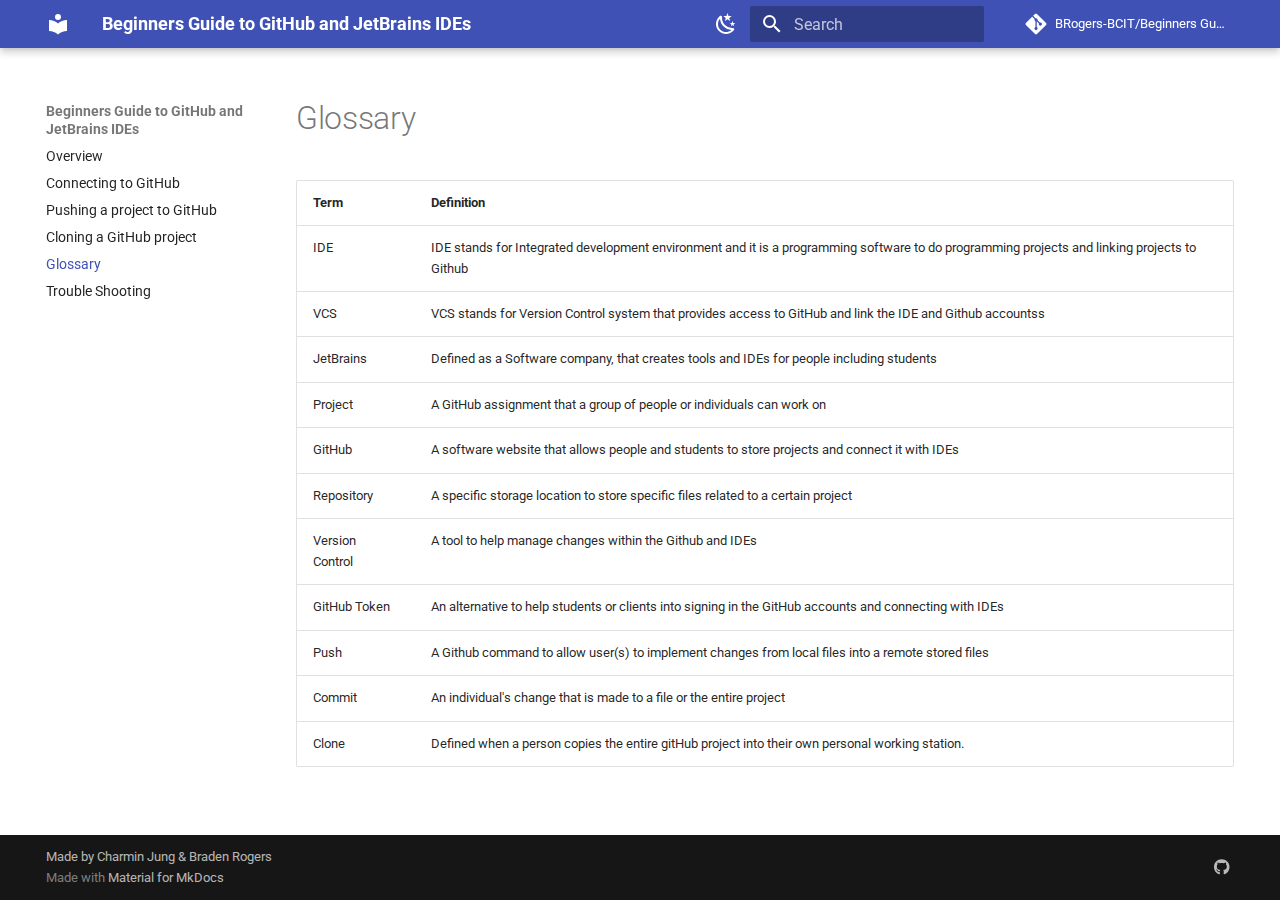
<file: Glossary/index.html>
<!doctype html>
<html lang="en" class="no-js">
  <head>
    
      <meta charset="utf-8">
      <meta name="viewport" content="width=device-width,initial-scale=1">
      
      
      
      
        <link rel="prev" href="../Cloning-a-GitHub-project/">
      
      
        <link rel="next" href="../TroubleShooting/">
      
      <link rel="icon" href="../assets/images/favicon.png">
      <meta name="generator" content="mkdocs-1.4.2, mkdocs-material-9.1.5">
    
    
      
        <title>Glossary - Beginners Guide to GitHub and JetBrains IDEs</title>
      
    
    
      <link rel="stylesheet" href="../assets/stylesheets/main.7a7fce14.min.css">
      
        
        <link rel="stylesheet" href="../assets/stylesheets/palette.a0c5b2b5.min.css">
      
      

    
    
    
      
        
        
        <link rel="preconnect" href="https://fonts.gstatic.com" crossorigin>
        <link rel="stylesheet" href="https://fonts.googleapis.com/css?family=Roboto:300,300i,400,400i,700,700i%7CRoboto+Mono:400,400i,700,700i&display=fallback">
        <style>:root{--md-text-font:"Roboto";--md-code-font:"Roboto Mono"}</style>
      
    
    
      <link rel="stylesheet" href="../stylesheets/extra.css">
    
    <script>__md_scope=new URL("..",location),__md_hash=e=>[...e].reduce((e,_)=>(e<<5)-e+_.charCodeAt(0),0),__md_get=(e,_=localStorage,t=__md_scope)=>JSON.parse(_.getItem(t.pathname+"."+e)),__md_set=(e,_,t=localStorage,a=__md_scope)=>{try{t.setItem(a.pathname+"."+e,JSON.stringify(_))}catch(e){}}</script>
    
      

    
    
    
  </head>
  
  
    
    
      
    
    
    
    
    <body dir="ltr" data-md-color-scheme="default" data-md-color-primary="indigo" data-md-color-accent="indigo">
  
    
    
      <script>var palette=__md_get("__palette");if(palette&&"object"==typeof palette.color)for(var key of Object.keys(palette.color))document.body.setAttribute("data-md-color-"+key,palette.color[key])</script>
    
    <input class="md-toggle" data-md-toggle="drawer" type="checkbox" id="__drawer" autocomplete="off">
    <input class="md-toggle" data-md-toggle="search" type="checkbox" id="__search" autocomplete="off">
    <label class="md-overlay" for="__drawer"></label>
    <div data-md-component="skip">
      
    </div>
    <div data-md-component="announce">
      
    </div>
    
    
      

  

<header class="md-header md-header--shadow" data-md-component="header">
  <nav class="md-header__inner md-grid" aria-label="Header">
    <a href=".." title="Beginners Guide to GitHub and JetBrains IDEs" class="md-header__button md-logo" aria-label="Beginners Guide to GitHub and JetBrains IDEs" data-md-component="logo">
      
  
  <svg xmlns="http://www.w3.org/2000/svg" viewBox="0 0 24 24"><path d="M12 8a3 3 0 0 0 3-3 3 3 0 0 0-3-3 3 3 0 0 0-3 3 3 3 0 0 0 3 3m0 3.54C9.64 9.35 6.5 8 3 8v11c3.5 0 6.64 1.35 9 3.54 2.36-2.19 5.5-3.54 9-3.54V8c-3.5 0-6.64 1.35-9 3.54Z"/></svg>

    </a>
    <label class="md-header__button md-icon" for="__drawer">
      <svg xmlns="http://www.w3.org/2000/svg" viewBox="0 0 24 24"><path d="M3 6h18v2H3V6m0 5h18v2H3v-2m0 5h18v2H3v-2Z"/></svg>
    </label>
    <div class="md-header__title" data-md-component="header-title">
      <div class="md-header__ellipsis">
        <div class="md-header__topic">
          <span class="md-ellipsis">
            Beginners Guide to GitHub and JetBrains IDEs
          </span>
        </div>
        <div class="md-header__topic" data-md-component="header-topic">
          <span class="md-ellipsis">
            
              Glossary
            
          </span>
        </div>
      </div>
    </div>
    
      <form class="md-header__option" data-md-component="palette">
        
          
          <input class="md-option" data-md-color-media="(prefers-color-scheme: light)" data-md-color-scheme="default" data-md-color-primary="indigo" data-md-color-accent="indigo"  aria-label="Switch to dark mode"  type="radio" name="__palette" id="__palette_1">
          
            <label class="md-header__button md-icon" title="Switch to dark mode" for="__palette_2" hidden>
              <svg xmlns="http://www.w3.org/2000/svg" viewBox="0 0 24 24"><path d="m17.75 4.09-2.53 1.94.91 3.06-2.63-1.81-2.63 1.81.91-3.06-2.53-1.94L12.44 4l1.06-3 1.06 3 3.19.09m3.5 6.91-1.64 1.25.59 1.98-1.7-1.17-1.7 1.17.59-1.98L15.75 11l2.06-.05L18.5 9l.69 1.95 2.06.05m-2.28 4.95c.83-.08 1.72 1.1 1.19 1.85-.32.45-.66.87-1.08 1.27C15.17 23 8.84 23 4.94 19.07c-3.91-3.9-3.91-10.24 0-14.14.4-.4.82-.76 1.27-1.08.75-.53 1.93.36 1.85 1.19-.27 2.86.69 5.83 2.89 8.02a9.96 9.96 0 0 0 8.02 2.89m-1.64 2.02a12.08 12.08 0 0 1-7.8-3.47c-2.17-2.19-3.33-5-3.49-7.82-2.81 3.14-2.7 7.96.31 10.98 3.02 3.01 7.84 3.12 10.98.31Z"/></svg>
            </label>
          
        
          
          <input class="md-option" data-md-color-media="(prefers-color-scheme: dark)" data-md-color-scheme="slate" data-md-color-primary="deep-purple" data-md-color-accent="deep-purple"  aria-label="Switch to light mode"  type="radio" name="__palette" id="__palette_2">
          
            <label class="md-header__button md-icon" title="Switch to light mode" for="__palette_1" hidden>
              <svg xmlns="http://www.w3.org/2000/svg" viewBox="0 0 24 24"><path d="M12 2a7 7 0 0 0-7 7c0 2.38 1.19 4.47 3 5.74V17a1 1 0 0 0 1 1h6a1 1 0 0 0 1-1v-2.26c1.81-1.27 3-3.36 3-5.74a7 7 0 0 0-7-7M9 21a1 1 0 0 0 1 1h4a1 1 0 0 0 1-1v-1H9v1Z"/></svg>
            </label>
          
        
      </form>
    
    
    
      <label class="md-header__button md-icon" for="__search">
        <svg xmlns="http://www.w3.org/2000/svg" viewBox="0 0 24 24"><path d="M9.5 3A6.5 6.5 0 0 1 16 9.5c0 1.61-.59 3.09-1.56 4.23l.27.27h.79l5 5-1.5 1.5-5-5v-.79l-.27-.27A6.516 6.516 0 0 1 9.5 16 6.5 6.5 0 0 1 3 9.5 6.5 6.5 0 0 1 9.5 3m0 2C7 5 5 7 5 9.5S7 14 9.5 14 14 12 14 9.5 12 5 9.5 5Z"/></svg>
      </label>
      <div class="md-search" data-md-component="search" role="dialog">
  <label class="md-search__overlay" for="__search"></label>
  <div class="md-search__inner" role="search">
    <form class="md-search__form" name="search">
      <input type="text" class="md-search__input" name="query" aria-label="Search" placeholder="Search" autocapitalize="off" autocorrect="off" autocomplete="off" spellcheck="false" data-md-component="search-query" required>
      <label class="md-search__icon md-icon" for="__search">
        <svg xmlns="http://www.w3.org/2000/svg" viewBox="0 0 24 24"><path d="M9.5 3A6.5 6.5 0 0 1 16 9.5c0 1.61-.59 3.09-1.56 4.23l.27.27h.79l5 5-1.5 1.5-5-5v-.79l-.27-.27A6.516 6.516 0 0 1 9.5 16 6.5 6.5 0 0 1 3 9.5 6.5 6.5 0 0 1 9.5 3m0 2C7 5 5 7 5 9.5S7 14 9.5 14 14 12 14 9.5 12 5 9.5 5Z"/></svg>
        <svg xmlns="http://www.w3.org/2000/svg" viewBox="0 0 24 24"><path d="M20 11v2H8l5.5 5.5-1.42 1.42L4.16 12l7.92-7.92L13.5 5.5 8 11h12Z"/></svg>
      </label>
      <nav class="md-search__options" aria-label="Search">
        
        <button type="reset" class="md-search__icon md-icon" title="Clear" aria-label="Clear" tabindex="-1">
          <svg xmlns="http://www.w3.org/2000/svg" viewBox="0 0 24 24"><path d="M19 6.41 17.59 5 12 10.59 6.41 5 5 6.41 10.59 12 5 17.59 6.41 19 12 13.41 17.59 19 19 17.59 13.41 12 19 6.41Z"/></svg>
        </button>
      </nav>
      
    </form>
    <div class="md-search__output">
      <div class="md-search__scrollwrap" data-md-scrollfix>
        <div class="md-search-result" data-md-component="search-result">
          <div class="md-search-result__meta">
            Initializing search
          </div>
          <ol class="md-search-result__list" role="presentation"></ol>
        </div>
      </div>
    </div>
  </div>
</div>
    
    
      <div class="md-header__source">
        <a href="https://github.com/BRogers-BCIT/2216-User-Guide" title="Go to repository" class="md-source" data-md-component="source">
  <div class="md-source__icon md-icon">
    
    <svg xmlns="http://www.w3.org/2000/svg" viewBox="0 0 448 512"><!--! Font Awesome Free 6.3.0 by @fontawesome - https://fontawesome.com License - https://fontawesome.com/license/free (Icons: CC BY 4.0, Fonts: SIL OFL 1.1, Code: MIT License) Copyright 2023 Fonticons, Inc.--><path d="M439.55 236.05 244 40.45a28.87 28.87 0 0 0-40.81 0l-40.66 40.63 51.52 51.52c27.06-9.14 52.68 16.77 43.39 43.68l49.66 49.66c34.23-11.8 61.18 31 35.47 56.69-26.49 26.49-70.21-2.87-56-37.34L240.22 199v121.85c25.3 12.54 22.26 41.85 9.08 55a34.34 34.34 0 0 1-48.55 0c-17.57-17.6-11.07-46.91 11.25-56v-123c-20.8-8.51-24.6-30.74-18.64-45L142.57 101 8.45 235.14a28.86 28.86 0 0 0 0 40.81l195.61 195.6a28.86 28.86 0 0 0 40.8 0l194.69-194.69a28.86 28.86 0 0 0 0-40.81z"/></svg>
  </div>
  <div class="md-source__repository">
    BRogers-BCIT/Beginners Guide to GitHub and JetBrains IDEs
  </div>
</a>
      </div>
    
  </nav>
  
</header>
    
    <div class="md-container" data-md-component="container">
      
      
        
          
        
      
      <main class="md-main" data-md-component="main">
        <div class="md-main__inner md-grid">
          
            
              
              <div class="md-sidebar md-sidebar--primary" data-md-component="sidebar" data-md-type="navigation" >
                <div class="md-sidebar__scrollwrap">
                  <div class="md-sidebar__inner">
                    


  

<nav class="md-nav md-nav--primary md-nav--integrated" aria-label="Navigation" data-md-level="0">
  <label class="md-nav__title" for="__drawer">
    <a href=".." title="Beginners Guide to GitHub and JetBrains IDEs" class="md-nav__button md-logo" aria-label="Beginners Guide to GitHub and JetBrains IDEs" data-md-component="logo">
      
  
  <svg xmlns="http://www.w3.org/2000/svg" viewBox="0 0 24 24"><path d="M12 8a3 3 0 0 0 3-3 3 3 0 0 0-3-3 3 3 0 0 0-3 3 3 3 0 0 0 3 3m0 3.54C9.64 9.35 6.5 8 3 8v11c3.5 0 6.64 1.35 9 3.54 2.36-2.19 5.5-3.54 9-3.54V8c-3.5 0-6.64 1.35-9 3.54Z"/></svg>

    </a>
    Beginners Guide to GitHub and JetBrains IDEs
  </label>
  
    <div class="md-nav__source">
      <a href="https://github.com/BRogers-BCIT/2216-User-Guide" title="Go to repository" class="md-source" data-md-component="source">
  <div class="md-source__icon md-icon">
    
    <svg xmlns="http://www.w3.org/2000/svg" viewBox="0 0 448 512"><!--! Font Awesome Free 6.3.0 by @fontawesome - https://fontawesome.com License - https://fontawesome.com/license/free (Icons: CC BY 4.0, Fonts: SIL OFL 1.1, Code: MIT License) Copyright 2023 Fonticons, Inc.--><path d="M439.55 236.05 244 40.45a28.87 28.87 0 0 0-40.81 0l-40.66 40.63 51.52 51.52c27.06-9.14 52.68 16.77 43.39 43.68l49.66 49.66c34.23-11.8 61.18 31 35.47 56.69-26.49 26.49-70.21-2.87-56-37.34L240.22 199v121.85c25.3 12.54 22.26 41.85 9.08 55a34.34 34.34 0 0 1-48.55 0c-17.57-17.6-11.07-46.91 11.25-56v-123c-20.8-8.51-24.6-30.74-18.64-45L142.57 101 8.45 235.14a28.86 28.86 0 0 0 0 40.81l195.61 195.6a28.86 28.86 0 0 0 40.8 0l194.69-194.69a28.86 28.86 0 0 0 0-40.81z"/></svg>
  </div>
  <div class="md-source__repository">
    BRogers-BCIT/Beginners Guide to GitHub and JetBrains IDEs
  </div>
</a>
    </div>
  
  <ul class="md-nav__list" data-md-scrollfix>
    
      
      
      

  
  
  
    <li class="md-nav__item">
      <a href=".." class="md-nav__link">
        Overview
      </a>
    </li>
  

    
      
      
      

  
  
  
    <li class="md-nav__item">
      <a href="../Connecting-to-GitHub/" class="md-nav__link">
        Connecting to GitHub
      </a>
    </li>
  

    
      
      
      

  
  
  
    <li class="md-nav__item">
      <a href="../Pushing-a-project-to-GitHub/" class="md-nav__link">
        Pushing a project to GitHub
      </a>
    </li>
  

    
      
      
      

  
  
  
    <li class="md-nav__item">
      <a href="../Cloning-a-GitHub-project/" class="md-nav__link">
        Cloning a GitHub project
      </a>
    </li>
  

    
      
      
      

  
  
    
  
  
    <li class="md-nav__item md-nav__item--active">
      
      <input class="md-nav__toggle md-toggle" type="checkbox" id="__toc">
      
      
      
      <a href="./" class="md-nav__link md-nav__link--active">
        Glossary
      </a>
      
    </li>
  

    
      
      
      

  
  
  
    <li class="md-nav__item">
      <a href="../TroubleShooting/" class="md-nav__link">
        Trouble Shooting
      </a>
    </li>
  

    
  </ul>
</nav>
                  </div>
                </div>
              </div>
            
            
          
          
            <div class="md-content" data-md-component="content">
              <article class="md-content__inner md-typeset">
                
                  

  
  


  <h1>Glossary</h1>

<table>
<thead>
<tr>
<th>Term</th>
<th>Definition</th>
</tr>
</thead>
<tbody>
<tr>
<td>IDE</td>
<td>IDE stands for Integrated development environment and it is a programming software to do programming projects and linking projects to Github</td>
</tr>
<tr>
<td>VCS</td>
<td>VCS stands for Version Control system that provides access to GitHub and link the IDE and Github accountss</td>
</tr>
<tr>
<td>JetBrains</td>
<td>Defined as a Software company, that creates tools and IDEs for people including students</td>
</tr>
<tr>
<td>Project</td>
<td>A GitHub assignment that a group of people or individuals can work on</td>
</tr>
<tr>
<td>GitHub</td>
<td>A software website that allows people and students to store projects and connect it with IDEs</td>
</tr>
<tr>
<td>Repository</td>
<td>A specific storage location to store specific files related to a certain project</td>
</tr>
<tr>
<td>Version Control</td>
<td>A tool to help manage changes within the Github and IDEs</td>
</tr>
<tr>
<td>GitHub Token</td>
<td>An alternative to help students or clients into signing in the GitHub accounts and connecting with IDEs</td>
</tr>
<tr>
<td>Push</td>
<td>A Github command to allow user(s) to implement changes from local files into a remote stored files</td>
</tr>
<tr>
<td>Commit</td>
<td>An individual's change that is made to a file or the entire project</td>
</tr>
<tr>
<td>Clone</td>
<td>Defined when a person copies the entire gitHub project into their own personal working station.</td>
</tr>
</tbody>
</table>





                
              </article>
            </div>
          
          
        </div>
        
          <button type="button" class="md-top md-icon" data-md-component="top" hidden>
            <svg xmlns="http://www.w3.org/2000/svg" viewBox="0 0 24 24"><path d="M13 20h-2V8l-5.5 5.5-1.42-1.42L12 4.16l7.92 7.92-1.42 1.42L13 8v12Z"/></svg>
            Back to top
          </button>
        
      </main>
      
        <footer class="md-footer">
  
  <div class="md-footer-meta md-typeset">
    <div class="md-footer-meta__inner md-grid">
      <div class="md-copyright">
  
    <div class="md-copyright__highlight">
      Made by Charmin Jung & Braden Rogers
    </div>
  
  
    Made with
    <a href="https://squidfunk.github.io/mkdocs-material/" target="_blank" rel="noopener">
      Material for MkDocs
    </a>
  
</div>
      
        <div class="md-social">
  
    
    
    
    
    <a href="https://github.com/BRogers-BCIT/2216-User-Guide" target="_blank" rel="noopener" title="GitHub" class="md-social__link">
      <svg xmlns="http://www.w3.org/2000/svg" viewBox="0 0 496 512"><!--! Font Awesome Free 6.3.0 by @fontawesome - https://fontawesome.com License - https://fontawesome.com/license/free (Icons: CC BY 4.0, Fonts: SIL OFL 1.1, Code: MIT License) Copyright 2023 Fonticons, Inc.--><path d="M165.9 397.4c0 2-2.3 3.6-5.2 3.6-3.3.3-5.6-1.3-5.6-3.6 0-2 2.3-3.6 5.2-3.6 3-.3 5.6 1.3 5.6 3.6zm-31.1-4.5c-.7 2 1.3 4.3 4.3 4.9 2.6 1 5.6 0 6.2-2s-1.3-4.3-4.3-5.2c-2.6-.7-5.5.3-6.2 2.3zm44.2-1.7c-2.9.7-4.9 2.6-4.6 4.9.3 2 2.9 3.3 5.9 2.6 2.9-.7 4.9-2.6 4.6-4.6-.3-1.9-3-3.2-5.9-2.9zM244.8 8C106.1 8 0 113.3 0 252c0 110.9 69.8 205.8 169.5 239.2 12.8 2.3 17.3-5.6 17.3-12.1 0-6.2-.3-40.4-.3-61.4 0 0-70 15-84.7-29.8 0 0-11.4-29.1-27.8-36.6 0 0-22.9-15.7 1.6-15.4 0 0 24.9 2 38.6 25.8 21.9 38.6 58.6 27.5 72.9 20.9 2.3-16 8.8-27.1 16-33.7-55.9-6.2-112.3-14.3-112.3-110.5 0-27.5 7.6-41.3 23.6-58.9-2.6-6.5-11.1-33.3 2.6-67.9 20.9-6.5 69 27 69 27 20-5.6 41.5-8.5 62.8-8.5s42.8 2.9 62.8 8.5c0 0 48.1-33.6 69-27 13.7 34.7 5.2 61.4 2.6 67.9 16 17.7 25.8 31.5 25.8 58.9 0 96.5-58.9 104.2-114.8 110.5 9.2 7.9 17 22.9 17 46.4 0 33.7-.3 75.4-.3 83.6 0 6.5 4.6 14.4 17.3 12.1C428.2 457.8 496 362.9 496 252 496 113.3 383.5 8 244.8 8zM97.2 352.9c-1.3 1-1 3.3.7 5.2 1.6 1.6 3.9 2.3 5.2 1 1.3-1 1-3.3-.7-5.2-1.6-1.6-3.9-2.3-5.2-1zm-10.8-8.1c-.7 1.3.3 2.9 2.3 3.9 1.6 1 3.6.7 4.3-.7.7-1.3-.3-2.9-2.3-3.9-2-.6-3.6-.3-4.3.7zm32.4 35.6c-1.6 1.3-1 4.3 1.3 6.2 2.3 2.3 5.2 2.6 6.5 1 1.3-1.3.7-4.3-1.3-6.2-2.2-2.3-5.2-2.6-6.5-1zm-11.4-14.7c-1.6 1-1.6 3.6 0 5.9 1.6 2.3 4.3 3.3 5.6 2.3 1.6-1.3 1.6-3.9 0-6.2-1.4-2.3-4-3.3-5.6-2z"/></svg>
    </a>
  
</div>
      
    </div>
  </div>
</footer>
      
    </div>
    <div class="md-dialog" data-md-component="dialog">
      <div class="md-dialog__inner md-typeset"></div>
    </div>
    
    <script id="__config" type="application/json">{"base": "..", "features": ["navigation.sections", "navigation.top", "toc.integrate"], "search": "../assets/javascripts/workers/search.208ed371.min.js", "translations": {"clipboard.copied": "Copied to clipboard", "clipboard.copy": "Copy to clipboard", "search.result.more.one": "1 more on this page", "search.result.more.other": "# more on this page", "search.result.none": "No matching documents", "search.result.one": "1 matching document", "search.result.other": "# matching documents", "search.result.placeholder": "Type to start searching", "search.result.term.missing": "Missing", "select.version": "Select version"}}</script>
    
    
      <script src="../assets/javascripts/bundle.407015b8.min.js"></script>
      
    
  </body>
</html>
</file>
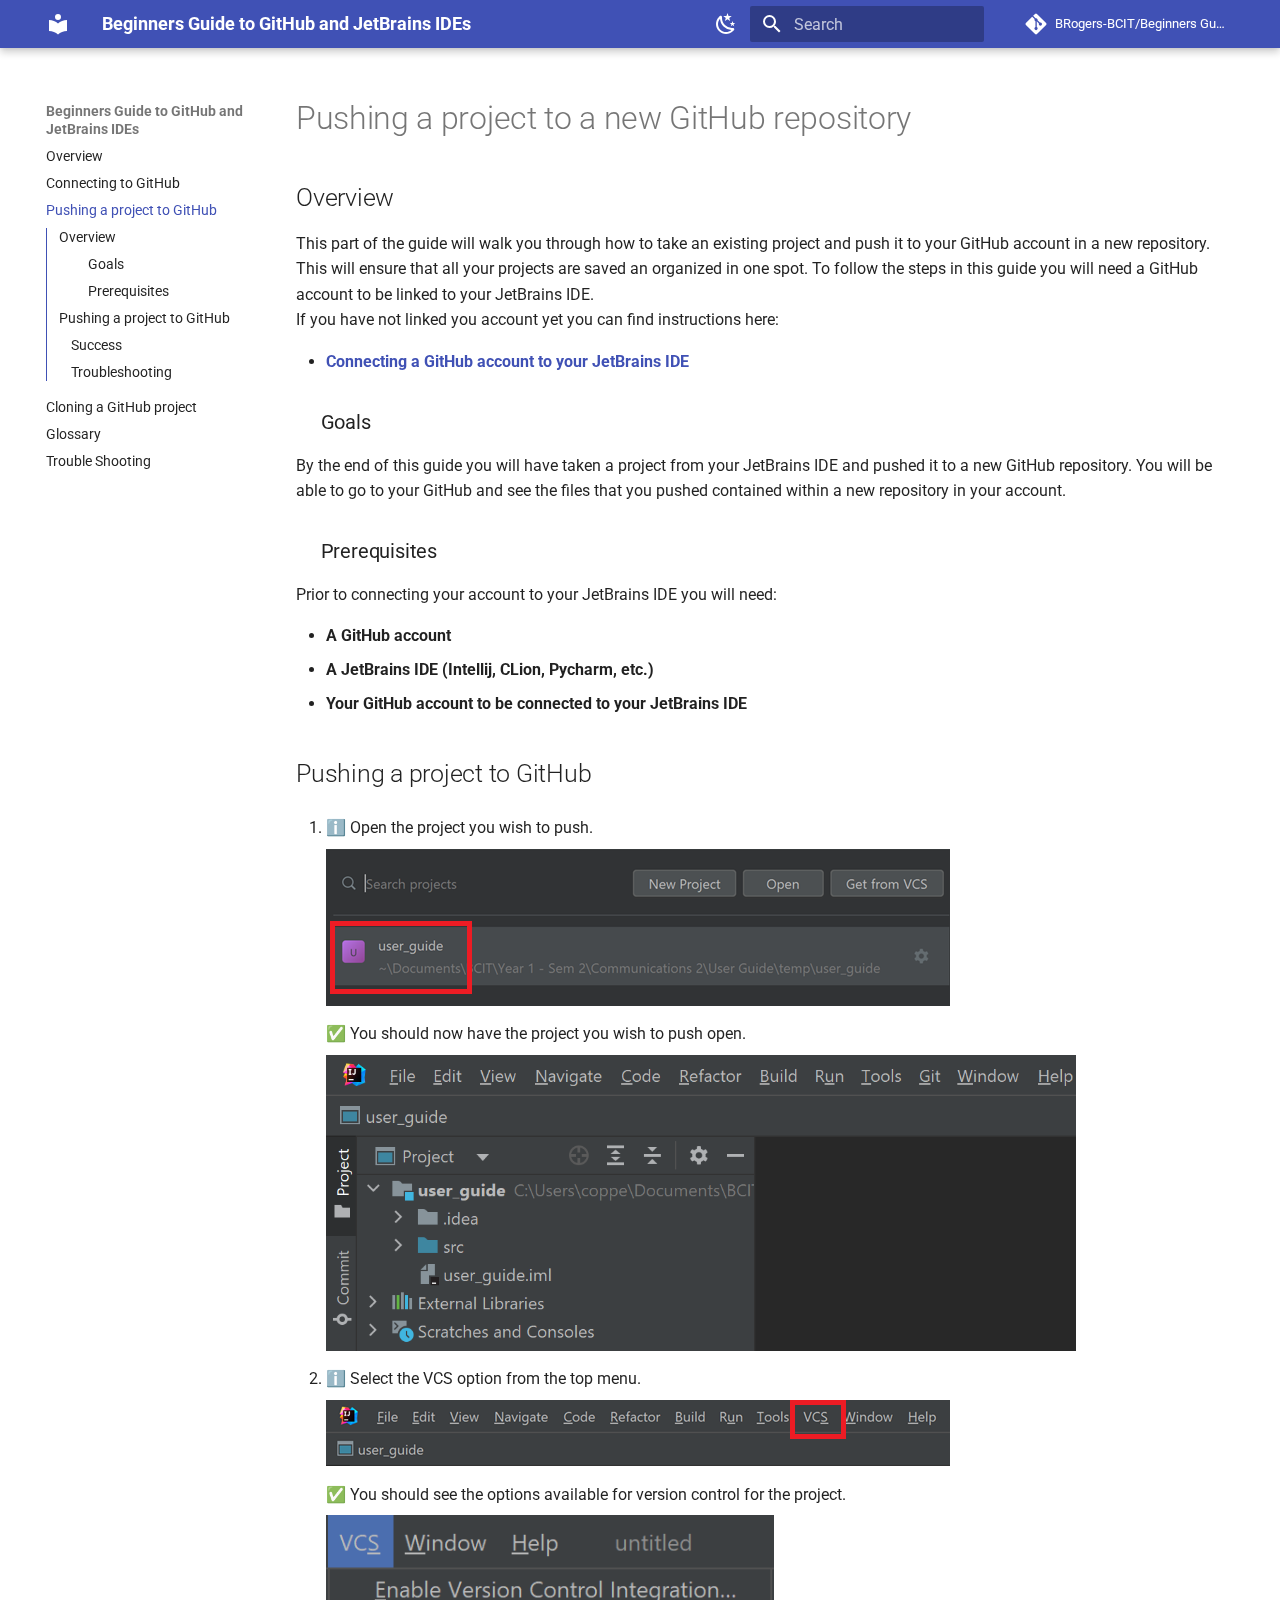
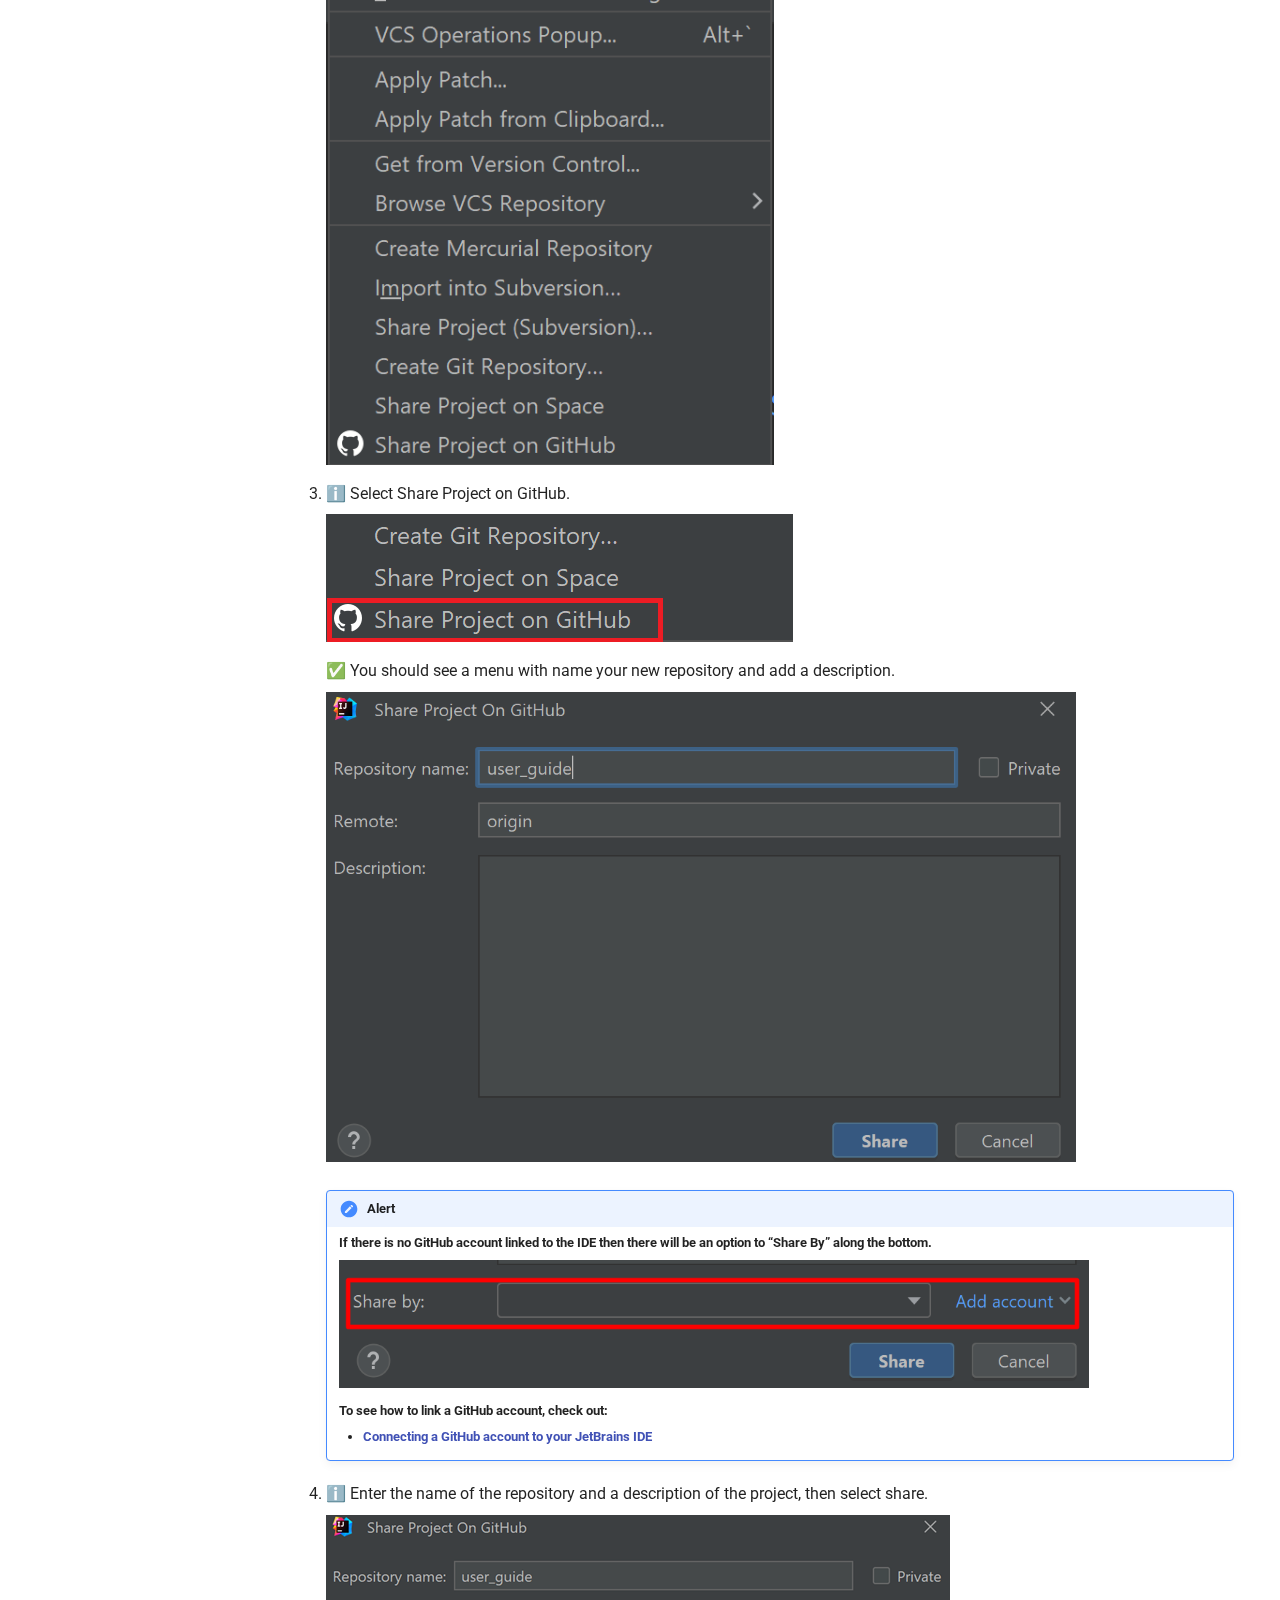
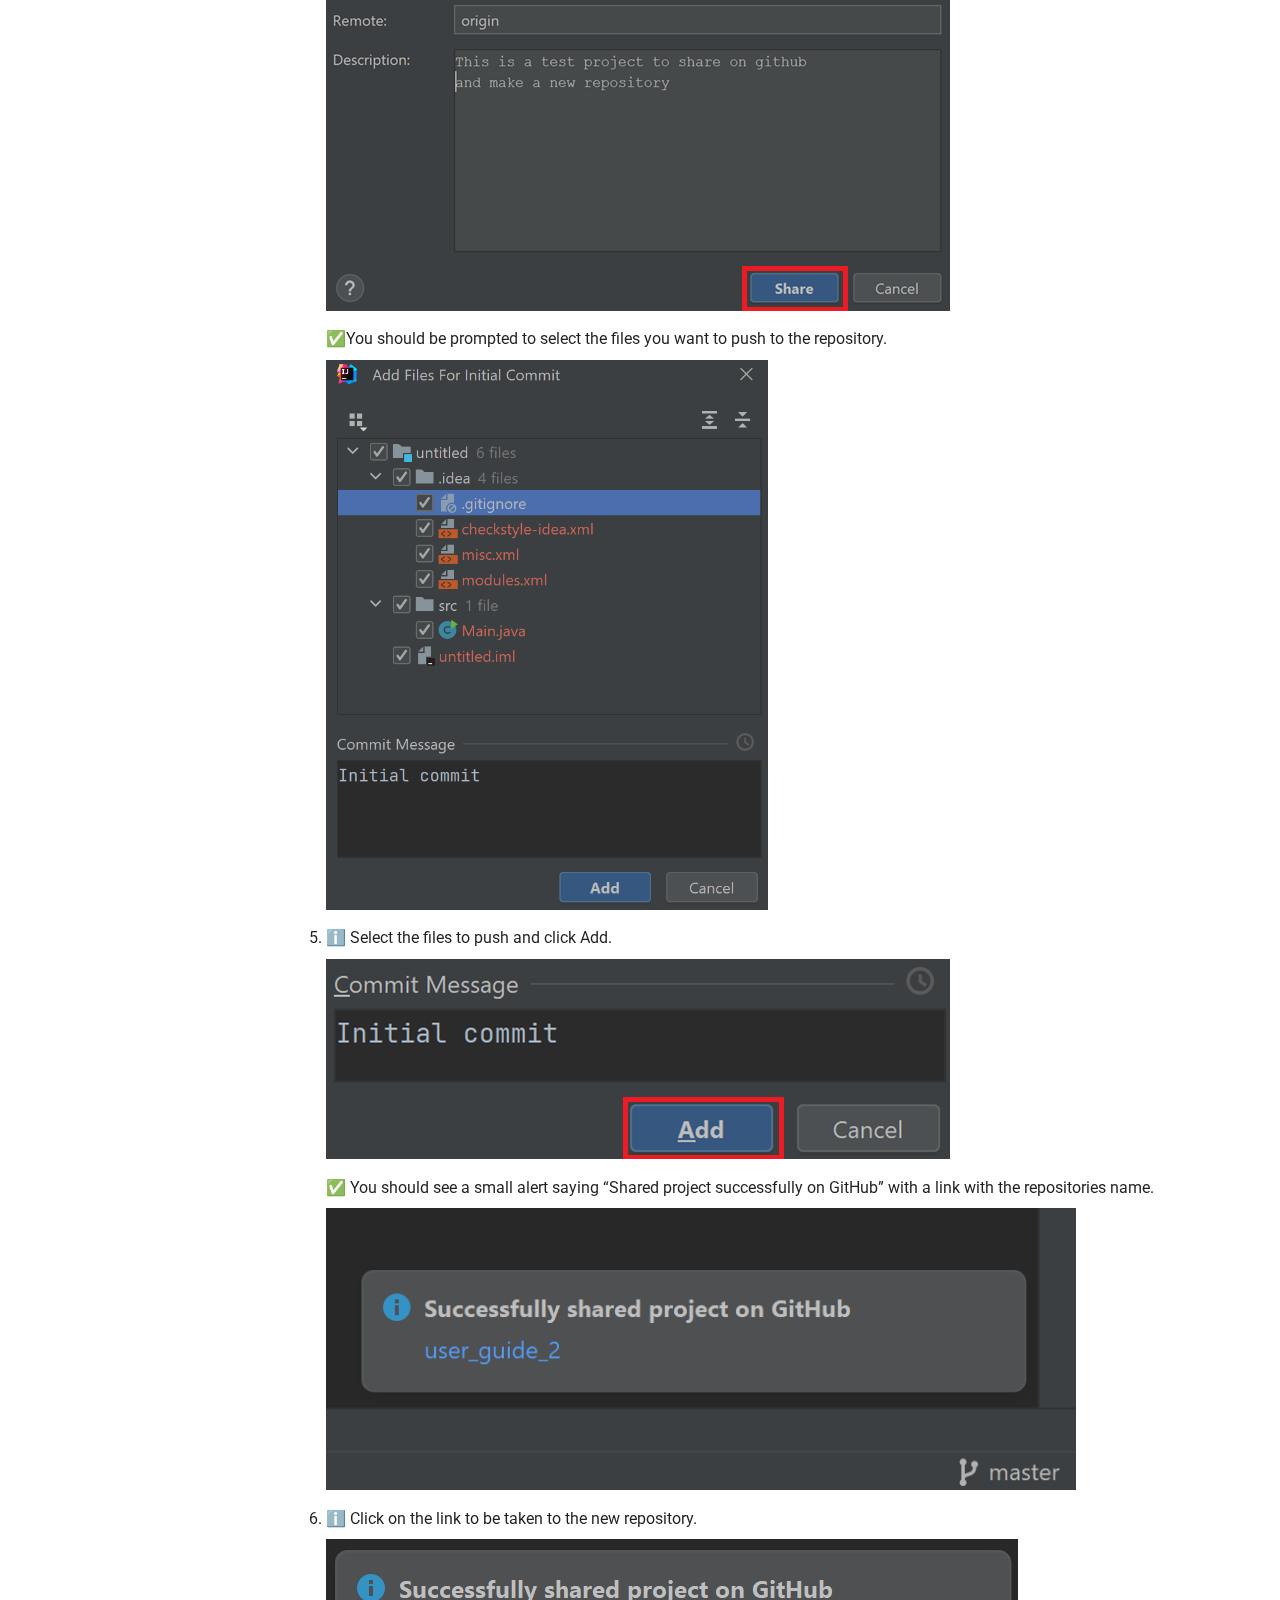
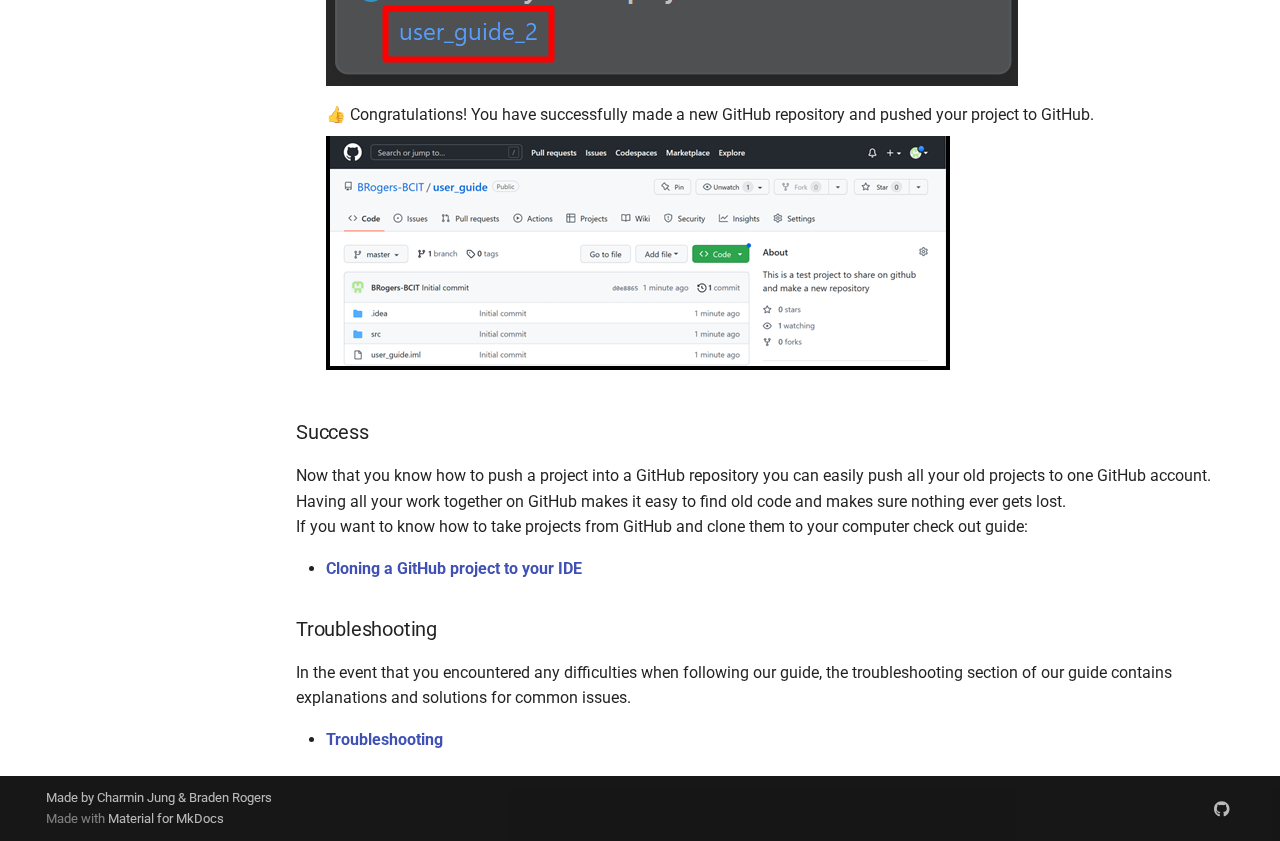
<file: Pushing-a-project-to-GitHub/index.html>
<!doctype html>
<html lang="en" class="no-js">
  <head>
    
      <meta charset="utf-8">
      <meta name="viewport" content="width=device-width,initial-scale=1">
      
      
      
      
        <link rel="prev" href="../Connecting-to-GitHub/">
      
      
        <link rel="next" href="../Cloning-a-GitHub-project/">
      
      <link rel="icon" href="../assets/images/favicon.png">
      <meta name="generator" content="mkdocs-1.4.2, mkdocs-material-9.1.5">
    
    
      
        <title>Pushing a project to GitHub - Beginners Guide to GitHub and JetBrains IDEs</title>
      
    
    
      <link rel="stylesheet" href="../assets/stylesheets/main.7a7fce14.min.css">
      
        
        <link rel="stylesheet" href="../assets/stylesheets/palette.a0c5b2b5.min.css">
      
      

    
    
    
      
        
        
        <link rel="preconnect" href="https://fonts.gstatic.com" crossorigin>
        <link rel="stylesheet" href="https://fonts.googleapis.com/css?family=Roboto:300,300i,400,400i,700,700i%7CRoboto+Mono:400,400i,700,700i&display=fallback">
        <style>:root{--md-text-font:"Roboto";--md-code-font:"Roboto Mono"}</style>
      
    
    
      <link rel="stylesheet" href="../stylesheets/extra.css">
    
    <script>__md_scope=new URL("..",location),__md_hash=e=>[...e].reduce((e,_)=>(e<<5)-e+_.charCodeAt(0),0),__md_get=(e,_=localStorage,t=__md_scope)=>JSON.parse(_.getItem(t.pathname+"."+e)),__md_set=(e,_,t=localStorage,a=__md_scope)=>{try{t.setItem(a.pathname+"."+e,JSON.stringify(_))}catch(e){}}</script>
    
      

    
    
    
  </head>
  
  
    
    
      
    
    
    
    
    <body dir="ltr" data-md-color-scheme="default" data-md-color-primary="indigo" data-md-color-accent="indigo">
  
    
    
      <script>var palette=__md_get("__palette");if(palette&&"object"==typeof palette.color)for(var key of Object.keys(palette.color))document.body.setAttribute("data-md-color-"+key,palette.color[key])</script>
    
    <input class="md-toggle" data-md-toggle="drawer" type="checkbox" id="__drawer" autocomplete="off">
    <input class="md-toggle" data-md-toggle="search" type="checkbox" id="__search" autocomplete="off">
    <label class="md-overlay" for="__drawer"></label>
    <div data-md-component="skip">
      
        
        <a href="#pushing-a-project-to-a-new-github-repository" class="md-skip">
          Skip to content
        </a>
      
    </div>
    <div data-md-component="announce">
      
    </div>
    
    
      

  

<header class="md-header md-header--shadow" data-md-component="header">
  <nav class="md-header__inner md-grid" aria-label="Header">
    <a href=".." title="Beginners Guide to GitHub and JetBrains IDEs" class="md-header__button md-logo" aria-label="Beginners Guide to GitHub and JetBrains IDEs" data-md-component="logo">
      
  
  <svg xmlns="http://www.w3.org/2000/svg" viewBox="0 0 24 24"><path d="M12 8a3 3 0 0 0 3-3 3 3 0 0 0-3-3 3 3 0 0 0-3 3 3 3 0 0 0 3 3m0 3.54C9.64 9.35 6.5 8 3 8v11c3.5 0 6.64 1.35 9 3.54 2.36-2.19 5.5-3.54 9-3.54V8c-3.5 0-6.64 1.35-9 3.54Z"/></svg>

    </a>
    <label class="md-header__button md-icon" for="__drawer">
      <svg xmlns="http://www.w3.org/2000/svg" viewBox="0 0 24 24"><path d="M3 6h18v2H3V6m0 5h18v2H3v-2m0 5h18v2H3v-2Z"/></svg>
    </label>
    <div class="md-header__title" data-md-component="header-title">
      <div class="md-header__ellipsis">
        <div class="md-header__topic">
          <span class="md-ellipsis">
            Beginners Guide to GitHub and JetBrains IDEs
          </span>
        </div>
        <div class="md-header__topic" data-md-component="header-topic">
          <span class="md-ellipsis">
            
              Pushing a project to GitHub
            
          </span>
        </div>
      </div>
    </div>
    
      <form class="md-header__option" data-md-component="palette">
        
          
          <input class="md-option" data-md-color-media="(prefers-color-scheme: light)" data-md-color-scheme="default" data-md-color-primary="indigo" data-md-color-accent="indigo"  aria-label="Switch to dark mode"  type="radio" name="__palette" id="__palette_1">
          
            <label class="md-header__button md-icon" title="Switch to dark mode" for="__palette_2" hidden>
              <svg xmlns="http://www.w3.org/2000/svg" viewBox="0 0 24 24"><path d="m17.75 4.09-2.53 1.94.91 3.06-2.63-1.81-2.63 1.81.91-3.06-2.53-1.94L12.44 4l1.06-3 1.06 3 3.19.09m3.5 6.91-1.64 1.25.59 1.98-1.7-1.17-1.7 1.17.59-1.98L15.75 11l2.06-.05L18.5 9l.69 1.95 2.06.05m-2.28 4.95c.83-.08 1.72 1.1 1.19 1.85-.32.45-.66.87-1.08 1.27C15.17 23 8.84 23 4.94 19.07c-3.91-3.9-3.91-10.24 0-14.14.4-.4.82-.76 1.27-1.08.75-.53 1.93.36 1.85 1.19-.27 2.86.69 5.83 2.89 8.02a9.96 9.96 0 0 0 8.02 2.89m-1.64 2.02a12.08 12.08 0 0 1-7.8-3.47c-2.17-2.19-3.33-5-3.49-7.82-2.81 3.14-2.7 7.96.31 10.98 3.02 3.01 7.84 3.12 10.98.31Z"/></svg>
            </label>
          
        
          
          <input class="md-option" data-md-color-media="(prefers-color-scheme: dark)" data-md-color-scheme="slate" data-md-color-primary="deep-purple" data-md-color-accent="deep-purple"  aria-label="Switch to light mode"  type="radio" name="__palette" id="__palette_2">
          
            <label class="md-header__button md-icon" title="Switch to light mode" for="__palette_1" hidden>
              <svg xmlns="http://www.w3.org/2000/svg" viewBox="0 0 24 24"><path d="M12 2a7 7 0 0 0-7 7c0 2.38 1.19 4.47 3 5.74V17a1 1 0 0 0 1 1h6a1 1 0 0 0 1-1v-2.26c1.81-1.27 3-3.36 3-5.74a7 7 0 0 0-7-7M9 21a1 1 0 0 0 1 1h4a1 1 0 0 0 1-1v-1H9v1Z"/></svg>
            </label>
          
        
      </form>
    
    
    
      <label class="md-header__button md-icon" for="__search">
        <svg xmlns="http://www.w3.org/2000/svg" viewBox="0 0 24 24"><path d="M9.5 3A6.5 6.5 0 0 1 16 9.5c0 1.61-.59 3.09-1.56 4.23l.27.27h.79l5 5-1.5 1.5-5-5v-.79l-.27-.27A6.516 6.516 0 0 1 9.5 16 6.5 6.5 0 0 1 3 9.5 6.5 6.5 0 0 1 9.5 3m0 2C7 5 5 7 5 9.5S7 14 9.5 14 14 12 14 9.5 12 5 9.5 5Z"/></svg>
      </label>
      <div class="md-search" data-md-component="search" role="dialog">
  <label class="md-search__overlay" for="__search"></label>
  <div class="md-search__inner" role="search">
    <form class="md-search__form" name="search">
      <input type="text" class="md-search__input" name="query" aria-label="Search" placeholder="Search" autocapitalize="off" autocorrect="off" autocomplete="off" spellcheck="false" data-md-component="search-query" required>
      <label class="md-search__icon md-icon" for="__search">
        <svg xmlns="http://www.w3.org/2000/svg" viewBox="0 0 24 24"><path d="M9.5 3A6.5 6.5 0 0 1 16 9.5c0 1.61-.59 3.09-1.56 4.23l.27.27h.79l5 5-1.5 1.5-5-5v-.79l-.27-.27A6.516 6.516 0 0 1 9.5 16 6.5 6.5 0 0 1 3 9.5 6.5 6.5 0 0 1 9.5 3m0 2C7 5 5 7 5 9.5S7 14 9.5 14 14 12 14 9.5 12 5 9.5 5Z"/></svg>
        <svg xmlns="http://www.w3.org/2000/svg" viewBox="0 0 24 24"><path d="M20 11v2H8l5.5 5.5-1.42 1.42L4.16 12l7.92-7.92L13.5 5.5 8 11h12Z"/></svg>
      </label>
      <nav class="md-search__options" aria-label="Search">
        
        <button type="reset" class="md-search__icon md-icon" title="Clear" aria-label="Clear" tabindex="-1">
          <svg xmlns="http://www.w3.org/2000/svg" viewBox="0 0 24 24"><path d="M19 6.41 17.59 5 12 10.59 6.41 5 5 6.41 10.59 12 5 17.59 6.41 19 12 13.41 17.59 19 19 17.59 13.41 12 19 6.41Z"/></svg>
        </button>
      </nav>
      
    </form>
    <div class="md-search__output">
      <div class="md-search__scrollwrap" data-md-scrollfix>
        <div class="md-search-result" data-md-component="search-result">
          <div class="md-search-result__meta">
            Initializing search
          </div>
          <ol class="md-search-result__list" role="presentation"></ol>
        </div>
      </div>
    </div>
  </div>
</div>
    
    
      <div class="md-header__source">
        <a href="https://github.com/BRogers-BCIT/2216-User-Guide" title="Go to repository" class="md-source" data-md-component="source">
  <div class="md-source__icon md-icon">
    
    <svg xmlns="http://www.w3.org/2000/svg" viewBox="0 0 448 512"><!--! Font Awesome Free 6.3.0 by @fontawesome - https://fontawesome.com License - https://fontawesome.com/license/free (Icons: CC BY 4.0, Fonts: SIL OFL 1.1, Code: MIT License) Copyright 2023 Fonticons, Inc.--><path d="M439.55 236.05 244 40.45a28.87 28.87 0 0 0-40.81 0l-40.66 40.63 51.52 51.52c27.06-9.14 52.68 16.77 43.39 43.68l49.66 49.66c34.23-11.8 61.18 31 35.47 56.69-26.49 26.49-70.21-2.87-56-37.34L240.22 199v121.85c25.3 12.54 22.26 41.85 9.08 55a34.34 34.34 0 0 1-48.55 0c-17.57-17.6-11.07-46.91 11.25-56v-123c-20.8-8.51-24.6-30.74-18.64-45L142.57 101 8.45 235.14a28.86 28.86 0 0 0 0 40.81l195.61 195.6a28.86 28.86 0 0 0 40.8 0l194.69-194.69a28.86 28.86 0 0 0 0-40.81z"/></svg>
  </div>
  <div class="md-source__repository">
    BRogers-BCIT/Beginners Guide to GitHub and JetBrains IDEs
  </div>
</a>
      </div>
    
  </nav>
  
</header>
    
    <div class="md-container" data-md-component="container">
      
      
        
          
        
      
      <main class="md-main" data-md-component="main">
        <div class="md-main__inner md-grid">
          
            
              
              <div class="md-sidebar md-sidebar--primary" data-md-component="sidebar" data-md-type="navigation" >
                <div class="md-sidebar__scrollwrap">
                  <div class="md-sidebar__inner">
                    


  

<nav class="md-nav md-nav--primary md-nav--integrated" aria-label="Navigation" data-md-level="0">
  <label class="md-nav__title" for="__drawer">
    <a href=".." title="Beginners Guide to GitHub and JetBrains IDEs" class="md-nav__button md-logo" aria-label="Beginners Guide to GitHub and JetBrains IDEs" data-md-component="logo">
      
  
  <svg xmlns="http://www.w3.org/2000/svg" viewBox="0 0 24 24"><path d="M12 8a3 3 0 0 0 3-3 3 3 0 0 0-3-3 3 3 0 0 0-3 3 3 3 0 0 0 3 3m0 3.54C9.64 9.35 6.5 8 3 8v11c3.5 0 6.64 1.35 9 3.54 2.36-2.19 5.5-3.54 9-3.54V8c-3.5 0-6.64 1.35-9 3.54Z"/></svg>

    </a>
    Beginners Guide to GitHub and JetBrains IDEs
  </label>
  
    <div class="md-nav__source">
      <a href="https://github.com/BRogers-BCIT/2216-User-Guide" title="Go to repository" class="md-source" data-md-component="source">
  <div class="md-source__icon md-icon">
    
    <svg xmlns="http://www.w3.org/2000/svg" viewBox="0 0 448 512"><!--! Font Awesome Free 6.3.0 by @fontawesome - https://fontawesome.com License - https://fontawesome.com/license/free (Icons: CC BY 4.0, Fonts: SIL OFL 1.1, Code: MIT License) Copyright 2023 Fonticons, Inc.--><path d="M439.55 236.05 244 40.45a28.87 28.87 0 0 0-40.81 0l-40.66 40.63 51.52 51.52c27.06-9.14 52.68 16.77 43.39 43.68l49.66 49.66c34.23-11.8 61.18 31 35.47 56.69-26.49 26.49-70.21-2.87-56-37.34L240.22 199v121.85c25.3 12.54 22.26 41.85 9.08 55a34.34 34.34 0 0 1-48.55 0c-17.57-17.6-11.07-46.91 11.25-56v-123c-20.8-8.51-24.6-30.74-18.64-45L142.57 101 8.45 235.14a28.86 28.86 0 0 0 0 40.81l195.61 195.6a28.86 28.86 0 0 0 40.8 0l194.69-194.69a28.86 28.86 0 0 0 0-40.81z"/></svg>
  </div>
  <div class="md-source__repository">
    BRogers-BCIT/Beginners Guide to GitHub and JetBrains IDEs
  </div>
</a>
    </div>
  
  <ul class="md-nav__list" data-md-scrollfix>
    
      
      
      

  
  
  
    <li class="md-nav__item">
      <a href=".." class="md-nav__link">
        Overview
      </a>
    </li>
  

    
      
      
      

  
  
  
    <li class="md-nav__item">
      <a href="../Connecting-to-GitHub/" class="md-nav__link">
        Connecting to GitHub
      </a>
    </li>
  

    
      
      
      

  
  
    
  
  
    <li class="md-nav__item md-nav__item--active">
      
      <input class="md-nav__toggle md-toggle" type="checkbox" id="__toc">
      
      
        
      
      
        <label class="md-nav__link md-nav__link--active" for="__toc">
          Pushing a project to GitHub
          <span class="md-nav__icon md-icon"></span>
        </label>
      
      <a href="./" class="md-nav__link md-nav__link--active">
        Pushing a project to GitHub
      </a>
      
        

<nav class="md-nav md-nav--secondary" aria-label="Table of contents">
  
  
  
    
  
  
    <label class="md-nav__title" for="__toc">
      <span class="md-nav__icon md-icon"></span>
      Table of contents
    </label>
    <ul class="md-nav__list" data-md-component="toc" data-md-scrollfix>
      
        <li class="md-nav__item">
  <a href="#overview" class="md-nav__link">
    Overview
  </a>
  
    <nav class="md-nav" aria-label="Overview">
      <ul class="md-nav__list">
        
          <li class="md-nav__item">
  <a href="#goals" class="md-nav__link">
    &emsp; Goals
  </a>
  
</li>
        
          <li class="md-nav__item">
  <a href="#prerequisites" class="md-nav__link">
    &emsp; Prerequisites
  </a>
  
</li>
        
      </ul>
    </nav>
  
</li>
      
        <li class="md-nav__item">
  <a href="#pushing-a-project-to-github" class="md-nav__link">
    Pushing a project to GitHub
  </a>
  
    <nav class="md-nav" aria-label="Pushing a project to GitHub">
      <ul class="md-nav__list">
        
          <li class="md-nav__item">
  <a href="#success" class="md-nav__link">
    Success
  </a>
  
</li>
        
          <li class="md-nav__item">
  <a href="#troubleshooting" class="md-nav__link">
    Troubleshooting
  </a>
  
</li>
        
      </ul>
    </nav>
  
</li>
      
    </ul>
  
</nav>
      
    </li>
  

    
      
      
      

  
  
  
    <li class="md-nav__item">
      <a href="../Cloning-a-GitHub-project/" class="md-nav__link">
        Cloning a GitHub project
      </a>
    </li>
  

    
      
      
      

  
  
  
    <li class="md-nav__item">
      <a href="../Glossary/" class="md-nav__link">
        Glossary
      </a>
    </li>
  

    
      
      
      

  
  
  
    <li class="md-nav__item">
      <a href="../TroubleShooting/" class="md-nav__link">
        Trouble Shooting
      </a>
    </li>
  

    
  </ul>
</nav>
                  </div>
                </div>
              </div>
            
            
          
          
            <div class="md-content" data-md-component="content">
              <article class="md-content__inner md-typeset">
                
                  

  
  


<h1 id="pushing-a-project-to-a-new-github-repository">Pushing a project to a new GitHub repository</h1>
<h2 id="overview">Overview</h2>
<p>This part of the guide will walk you through how to take an existing project and push it to your GitHub account in a new repository. This will ensure that all your projects are saved an organized in one spot. To follow the steps in this guide you will need a GitHub account to be linked to your JetBrains IDE.<br />
If you have not linked you account yet you can find instructions here:</p>
<ul>
<li><a href="../Connecting-to-GitHub/"><strong>Connecting a GitHub account to your JetBrains IDE</strong></a></li>
</ul>
<h3 id="goals">&emsp; Goals</h3>
<p>By the end of this guide you will have taken a project from your JetBrains IDE and pushed it to a new GitHub repository. You will be able to go to your GitHub and see the files that you pushed contained within a new repository in your account.</p>
<h3 id="prerequisites">&emsp; Prerequisites</h3>
<p>Prior to connecting your account to your JetBrains IDE you will need:  </p>
<ul>
<li><strong>A GitHub account</strong></li>
<li><strong>A JetBrains IDE (Intellij, CLion, Pycharm, etc.)</strong></li>
<li><strong>Your GitHub account to be connected to your JetBrains IDE</strong></li>
</ul>
<h2 id="pushing-a-project-to-github">Pushing a project to GitHub</h2>
<ol>
<li>
<p>ℹ️ Open the project you wish to push.</p>
<p><img alt="Select Project" src="../img/pushing%201.png" /></p>
<p>✅ You should now have the project you wish to push open.</p>
<p><img alt="Open Project" src="../img/pushing%202.png" /></p>
</li>
<li>
<p>ℹ️ Select the VCS option from the top menu.</p>
<p><img alt="Project Top Menu" src="../img/pushing%203.png" /></p>
<p>✅ You should see the options available for version control for the project.</p>
<p><img alt="JetBrains" src="../img/pushing%204.png" /></p>
</li>
<li>
<p>ℹ️ Select Share Project on GitHub.</p>
<p><img alt="Share Project" src="../img/pushing%205.png" /></p>
<p>✅ You should see a menu with name your new repository and add a description.</p>
<p><img alt="Share Project Tab" src="../img/pushing%206.png" /></p>
<div class="admonition alert">
<p class="admonition-title">Alert</p>
<p><strong>If there is no GitHub account linked to the IDE then there will be an option to “Share By” along the bottom.</strong></p>
<p><img alt="Share By Option" src="../img/pushing%207.png" /></p>
<p><strong> To see how to link a GitHub account, check out:</strong></p>
<ul>
<li><a href="../Connecting-to-GitHub/"><strong>Connecting a GitHub account to your JetBrains IDE</strong></a></li>
</ul>
</div>
</li>
<li>
<p>ℹ️ Enter the name of the repository and a description of the project, then select share.</p>
<p><img alt="Filled Share Menu" src="../img/pushing%208.png" /></p>
<p>✅You should be prompted to select the files you want to push to the repository.</p>
<p><img alt="Select Files" src="../img/pushing%209.png" /></p>
</li>
<li>
<p>ℹ️ Select the files to push and click Add.</p>
<p><img alt="Share Files" src="../img/pushing%2010.png" /></p>
<p>✅ You should see a small alert saying “Shared project successfully on GitHub”
with a link with the repositories name.</p>
<p><img alt="Share Project Pop-Up" src="../img/pushing%2011.png" /></p>
</li>
<li>
<p>ℹ️ Click on the link to be taken to the new repository.</p>
<p><img alt="New Repository Link" src="../img/pushing%2012.png" /></p>
<p>👍  Congratulations! You have successfully made a new GitHub repository and pushed your project to GitHub.</p>
<p><img alt="New Repository" src="../img/pushing%2013.png" /></p>
</li>
</ol>
<h3 id="success">Success</h3>
<p>Now that you know how to push a project into a GitHub repository you can easily push all your old projects to one GitHub account. Having all your work together on GitHub makes it easy to find old code and makes sure nothing ever gets lost.<br />
If you want to know how to take projects from GitHub and clone them to your computer check out guide:</p>
<ul>
<li><a href="../Cloning-a-GitHub-project/"><strong>Cloning a GitHub project to your IDE</strong></a></li>
</ul>
<h3 id="troubleshooting">Troubleshooting</h3>
<p>In the event that you encountered any difficulties when following our guide, the troubleshooting section of our guide contains explanations and solutions for common issues.</p>
<ul>
<li><a href="../TroubleShooting/"><strong>Troubleshooting</strong></a></li>
</ul>





                
              </article>
            </div>
          
          
        </div>
        
          <button type="button" class="md-top md-icon" data-md-component="top" hidden>
            <svg xmlns="http://www.w3.org/2000/svg" viewBox="0 0 24 24"><path d="M13 20h-2V8l-5.5 5.5-1.42-1.42L12 4.16l7.92 7.92-1.42 1.42L13 8v12Z"/></svg>
            Back to top
          </button>
        
      </main>
      
        <footer class="md-footer">
  
  <div class="md-footer-meta md-typeset">
    <div class="md-footer-meta__inner md-grid">
      <div class="md-copyright">
  
    <div class="md-copyright__highlight">
      Made by Charmin Jung & Braden Rogers
    </div>
  
  
    Made with
    <a href="https://squidfunk.github.io/mkdocs-material/" target="_blank" rel="noopener">
      Material for MkDocs
    </a>
  
</div>
      
        <div class="md-social">
  
    
    
    
    
    <a href="https://github.com/BRogers-BCIT/2216-User-Guide" target="_blank" rel="noopener" title="GitHub" class="md-social__link">
      <svg xmlns="http://www.w3.org/2000/svg" viewBox="0 0 496 512"><!--! Font Awesome Free 6.3.0 by @fontawesome - https://fontawesome.com License - https://fontawesome.com/license/free (Icons: CC BY 4.0, Fonts: SIL OFL 1.1, Code: MIT License) Copyright 2023 Fonticons, Inc.--><path d="M165.9 397.4c0 2-2.3 3.6-5.2 3.6-3.3.3-5.6-1.3-5.6-3.6 0-2 2.3-3.6 5.2-3.6 3-.3 5.6 1.3 5.6 3.6zm-31.1-4.5c-.7 2 1.3 4.3 4.3 4.9 2.6 1 5.6 0 6.2-2s-1.3-4.3-4.3-5.2c-2.6-.7-5.5.3-6.2 2.3zm44.2-1.7c-2.9.7-4.9 2.6-4.6 4.9.3 2 2.9 3.3 5.9 2.6 2.9-.7 4.9-2.6 4.6-4.6-.3-1.9-3-3.2-5.9-2.9zM244.8 8C106.1 8 0 113.3 0 252c0 110.9 69.8 205.8 169.5 239.2 12.8 2.3 17.3-5.6 17.3-12.1 0-6.2-.3-40.4-.3-61.4 0 0-70 15-84.7-29.8 0 0-11.4-29.1-27.8-36.6 0 0-22.9-15.7 1.6-15.4 0 0 24.9 2 38.6 25.8 21.9 38.6 58.6 27.5 72.9 20.9 2.3-16 8.8-27.1 16-33.7-55.9-6.2-112.3-14.3-112.3-110.5 0-27.5 7.6-41.3 23.6-58.9-2.6-6.5-11.1-33.3 2.6-67.9 20.9-6.5 69 27 69 27 20-5.6 41.5-8.5 62.8-8.5s42.8 2.9 62.8 8.5c0 0 48.1-33.6 69-27 13.7 34.7 5.2 61.4 2.6 67.9 16 17.7 25.8 31.5 25.8 58.9 0 96.5-58.9 104.2-114.8 110.5 9.2 7.9 17 22.9 17 46.4 0 33.7-.3 75.4-.3 83.6 0 6.5 4.6 14.4 17.3 12.1C428.2 457.8 496 362.9 496 252 496 113.3 383.5 8 244.8 8zM97.2 352.9c-1.3 1-1 3.3.7 5.2 1.6 1.6 3.9 2.3 5.2 1 1.3-1 1-3.3-.7-5.2-1.6-1.6-3.9-2.3-5.2-1zm-10.8-8.1c-.7 1.3.3 2.9 2.3 3.9 1.6 1 3.6.7 4.3-.7.7-1.3-.3-2.9-2.3-3.9-2-.6-3.6-.3-4.3.7zm32.4 35.6c-1.6 1.3-1 4.3 1.3 6.2 2.3 2.3 5.2 2.6 6.5 1 1.3-1.3.7-4.3-1.3-6.2-2.2-2.3-5.2-2.6-6.5-1zm-11.4-14.7c-1.6 1-1.6 3.6 0 5.9 1.6 2.3 4.3 3.3 5.6 2.3 1.6-1.3 1.6-3.9 0-6.2-1.4-2.3-4-3.3-5.6-2z"/></svg>
    </a>
  
</div>
      
    </div>
  </div>
</footer>
      
    </div>
    <div class="md-dialog" data-md-component="dialog">
      <div class="md-dialog__inner md-typeset"></div>
    </div>
    
    <script id="__config" type="application/json">{"base": "..", "features": ["navigation.sections", "navigation.top", "toc.integrate"], "search": "../assets/javascripts/workers/search.208ed371.min.js", "translations": {"clipboard.copied": "Copied to clipboard", "clipboard.copy": "Copy to clipboard", "search.result.more.one": "1 more on this page", "search.result.more.other": "# more on this page", "search.result.none": "No matching documents", "search.result.one": "1 matching document", "search.result.other": "# matching documents", "search.result.placeholder": "Type to start searching", "search.result.term.missing": "Missing", "select.version": "Select version"}}</script>
    
    
      <script src="../assets/javascripts/bundle.407015b8.min.js"></script>
      
    
  </body>
</html>
</file>
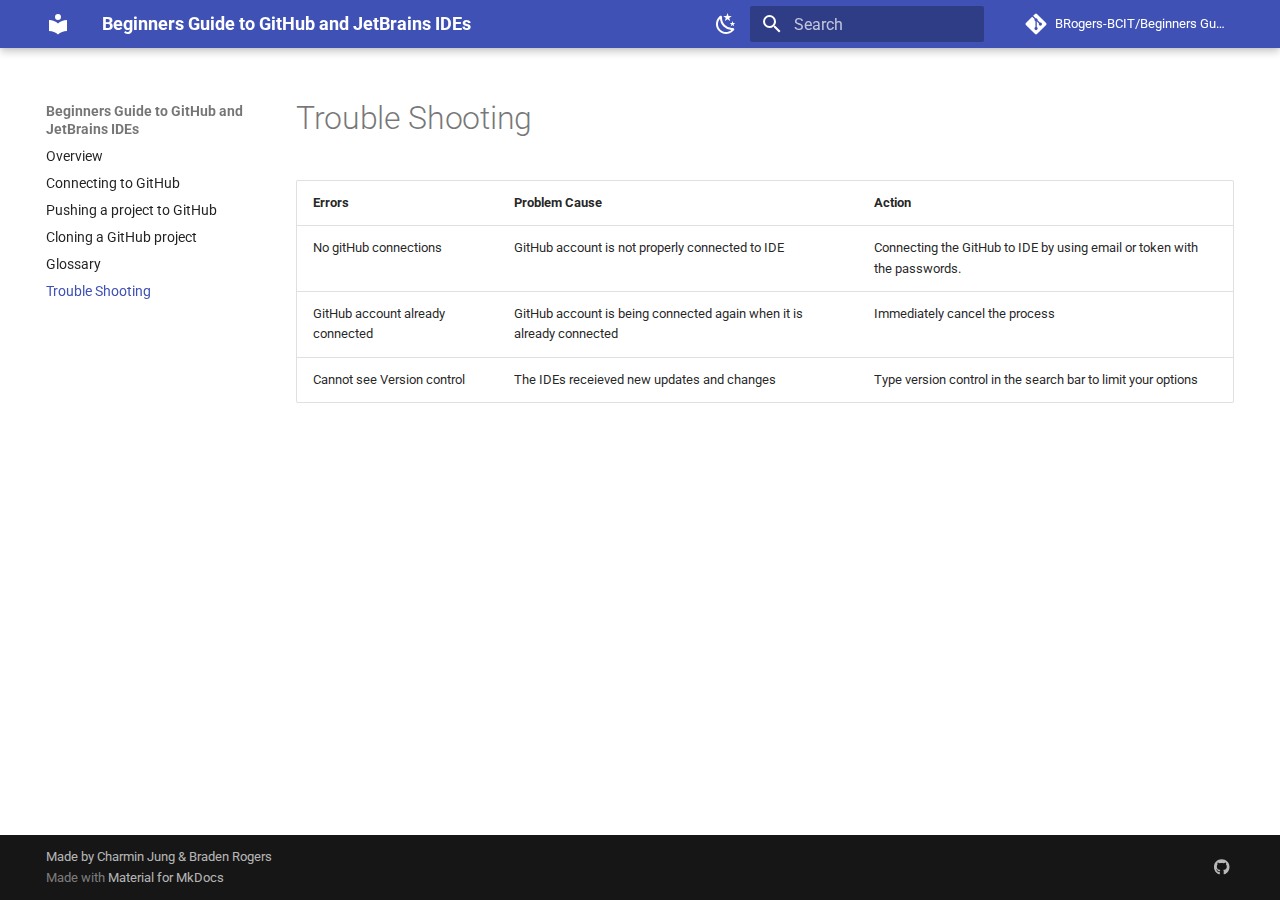
<file: TroubleShooting/index.html>
<!doctype html>
<html lang="en" class="no-js">
  <head>
    
      <meta charset="utf-8">
      <meta name="viewport" content="width=device-width,initial-scale=1">
      
      
      
      
        <link rel="prev" href="../Glossary/">
      
      
      <link rel="icon" href="../assets/images/favicon.png">
      <meta name="generator" content="mkdocs-1.4.2, mkdocs-material-9.1.5">
    
    
      
        <title>Trouble Shooting - Beginners Guide to GitHub and JetBrains IDEs</title>
      
    
    
      <link rel="stylesheet" href="../assets/stylesheets/main.7a7fce14.min.css">
      
        
        <link rel="stylesheet" href="../assets/stylesheets/palette.a0c5b2b5.min.css">
      
      

    
    
    
      
        
        
        <link rel="preconnect" href="https://fonts.gstatic.com" crossorigin>
        <link rel="stylesheet" href="https://fonts.googleapis.com/css?family=Roboto:300,300i,400,400i,700,700i%7CRoboto+Mono:400,400i,700,700i&display=fallback">
        <style>:root{--md-text-font:"Roboto";--md-code-font:"Roboto Mono"}</style>
      
    
    
      <link rel="stylesheet" href="../stylesheets/extra.css">
    
    <script>__md_scope=new URL("..",location),__md_hash=e=>[...e].reduce((e,_)=>(e<<5)-e+_.charCodeAt(0),0),__md_get=(e,_=localStorage,t=__md_scope)=>JSON.parse(_.getItem(t.pathname+"."+e)),__md_set=(e,_,t=localStorage,a=__md_scope)=>{try{t.setItem(a.pathname+"."+e,JSON.stringify(_))}catch(e){}}</script>
    
      

    
    
    
  </head>
  
  
    
    
      
    
    
    
    
    <body dir="ltr" data-md-color-scheme="default" data-md-color-primary="indigo" data-md-color-accent="indigo">
  
    
    
      <script>var palette=__md_get("__palette");if(palette&&"object"==typeof palette.color)for(var key of Object.keys(palette.color))document.body.setAttribute("data-md-color-"+key,palette.color[key])</script>
    
    <input class="md-toggle" data-md-toggle="drawer" type="checkbox" id="__drawer" autocomplete="off">
    <input class="md-toggle" data-md-toggle="search" type="checkbox" id="__search" autocomplete="off">
    <label class="md-overlay" for="__drawer"></label>
    <div data-md-component="skip">
      
    </div>
    <div data-md-component="announce">
      
    </div>
    
    
      

  

<header class="md-header md-header--shadow" data-md-component="header">
  <nav class="md-header__inner md-grid" aria-label="Header">
    <a href=".." title="Beginners Guide to GitHub and JetBrains IDEs" class="md-header__button md-logo" aria-label="Beginners Guide to GitHub and JetBrains IDEs" data-md-component="logo">
      
  
  <svg xmlns="http://www.w3.org/2000/svg" viewBox="0 0 24 24"><path d="M12 8a3 3 0 0 0 3-3 3 3 0 0 0-3-3 3 3 0 0 0-3 3 3 3 0 0 0 3 3m0 3.54C9.64 9.35 6.5 8 3 8v11c3.5 0 6.64 1.35 9 3.54 2.36-2.19 5.5-3.54 9-3.54V8c-3.5 0-6.64 1.35-9 3.54Z"/></svg>

    </a>
    <label class="md-header__button md-icon" for="__drawer">
      <svg xmlns="http://www.w3.org/2000/svg" viewBox="0 0 24 24"><path d="M3 6h18v2H3V6m0 5h18v2H3v-2m0 5h18v2H3v-2Z"/></svg>
    </label>
    <div class="md-header__title" data-md-component="header-title">
      <div class="md-header__ellipsis">
        <div class="md-header__topic">
          <span class="md-ellipsis">
            Beginners Guide to GitHub and JetBrains IDEs
          </span>
        </div>
        <div class="md-header__topic" data-md-component="header-topic">
          <span class="md-ellipsis">
            
              Trouble Shooting
            
          </span>
        </div>
      </div>
    </div>
    
      <form class="md-header__option" data-md-component="palette">
        
          
          <input class="md-option" data-md-color-media="(prefers-color-scheme: light)" data-md-color-scheme="default" data-md-color-primary="indigo" data-md-color-accent="indigo"  aria-label="Switch to dark mode"  type="radio" name="__palette" id="__palette_1">
          
            <label class="md-header__button md-icon" title="Switch to dark mode" for="__palette_2" hidden>
              <svg xmlns="http://www.w3.org/2000/svg" viewBox="0 0 24 24"><path d="m17.75 4.09-2.53 1.94.91 3.06-2.63-1.81-2.63 1.81.91-3.06-2.53-1.94L12.44 4l1.06-3 1.06 3 3.19.09m3.5 6.91-1.64 1.25.59 1.98-1.7-1.17-1.7 1.17.59-1.98L15.75 11l2.06-.05L18.5 9l.69 1.95 2.06.05m-2.28 4.95c.83-.08 1.72 1.1 1.19 1.85-.32.45-.66.87-1.08 1.27C15.17 23 8.84 23 4.94 19.07c-3.91-3.9-3.91-10.24 0-14.14.4-.4.82-.76 1.27-1.08.75-.53 1.93.36 1.85 1.19-.27 2.86.69 5.83 2.89 8.02a9.96 9.96 0 0 0 8.02 2.89m-1.64 2.02a12.08 12.08 0 0 1-7.8-3.47c-2.17-2.19-3.33-5-3.49-7.82-2.81 3.14-2.7 7.96.31 10.98 3.02 3.01 7.84 3.12 10.98.31Z"/></svg>
            </label>
          
        
          
          <input class="md-option" data-md-color-media="(prefers-color-scheme: dark)" data-md-color-scheme="slate" data-md-color-primary="deep-purple" data-md-color-accent="deep-purple"  aria-label="Switch to light mode"  type="radio" name="__palette" id="__palette_2">
          
            <label class="md-header__button md-icon" title="Switch to light mode" for="__palette_1" hidden>
              <svg xmlns="http://www.w3.org/2000/svg" viewBox="0 0 24 24"><path d="M12 2a7 7 0 0 0-7 7c0 2.38 1.19 4.47 3 5.74V17a1 1 0 0 0 1 1h6a1 1 0 0 0 1-1v-2.26c1.81-1.27 3-3.36 3-5.74a7 7 0 0 0-7-7M9 21a1 1 0 0 0 1 1h4a1 1 0 0 0 1-1v-1H9v1Z"/></svg>
            </label>
          
        
      </form>
    
    
    
      <label class="md-header__button md-icon" for="__search">
        <svg xmlns="http://www.w3.org/2000/svg" viewBox="0 0 24 24"><path d="M9.5 3A6.5 6.5 0 0 1 16 9.5c0 1.61-.59 3.09-1.56 4.23l.27.27h.79l5 5-1.5 1.5-5-5v-.79l-.27-.27A6.516 6.516 0 0 1 9.5 16 6.5 6.5 0 0 1 3 9.5 6.5 6.5 0 0 1 9.5 3m0 2C7 5 5 7 5 9.5S7 14 9.5 14 14 12 14 9.5 12 5 9.5 5Z"/></svg>
      </label>
      <div class="md-search" data-md-component="search" role="dialog">
  <label class="md-search__overlay" for="__search"></label>
  <div class="md-search__inner" role="search">
    <form class="md-search__form" name="search">
      <input type="text" class="md-search__input" name="query" aria-label="Search" placeholder="Search" autocapitalize="off" autocorrect="off" autocomplete="off" spellcheck="false" data-md-component="search-query" required>
      <label class="md-search__icon md-icon" for="__search">
        <svg xmlns="http://www.w3.org/2000/svg" viewBox="0 0 24 24"><path d="M9.5 3A6.5 6.5 0 0 1 16 9.5c0 1.61-.59 3.09-1.56 4.23l.27.27h.79l5 5-1.5 1.5-5-5v-.79l-.27-.27A6.516 6.516 0 0 1 9.5 16 6.5 6.5 0 0 1 3 9.5 6.5 6.5 0 0 1 9.5 3m0 2C7 5 5 7 5 9.5S7 14 9.5 14 14 12 14 9.5 12 5 9.5 5Z"/></svg>
        <svg xmlns="http://www.w3.org/2000/svg" viewBox="0 0 24 24"><path d="M20 11v2H8l5.5 5.5-1.42 1.42L4.16 12l7.92-7.92L13.5 5.5 8 11h12Z"/></svg>
      </label>
      <nav class="md-search__options" aria-label="Search">
        
        <button type="reset" class="md-search__icon md-icon" title="Clear" aria-label="Clear" tabindex="-1">
          <svg xmlns="http://www.w3.org/2000/svg" viewBox="0 0 24 24"><path d="M19 6.41 17.59 5 12 10.59 6.41 5 5 6.41 10.59 12 5 17.59 6.41 19 12 13.41 17.59 19 19 17.59 13.41 12 19 6.41Z"/></svg>
        </button>
      </nav>
      
    </form>
    <div class="md-search__output">
      <div class="md-search__scrollwrap" data-md-scrollfix>
        <div class="md-search-result" data-md-component="search-result">
          <div class="md-search-result__meta">
            Initializing search
          </div>
          <ol class="md-search-result__list" role="presentation"></ol>
        </div>
      </div>
    </div>
  </div>
</div>
    
    
      <div class="md-header__source">
        <a href="https://github.com/BRogers-BCIT/2216-User-Guide" title="Go to repository" class="md-source" data-md-component="source">
  <div class="md-source__icon md-icon">
    
    <svg xmlns="http://www.w3.org/2000/svg" viewBox="0 0 448 512"><!--! Font Awesome Free 6.3.0 by @fontawesome - https://fontawesome.com License - https://fontawesome.com/license/free (Icons: CC BY 4.0, Fonts: SIL OFL 1.1, Code: MIT License) Copyright 2023 Fonticons, Inc.--><path d="M439.55 236.05 244 40.45a28.87 28.87 0 0 0-40.81 0l-40.66 40.63 51.52 51.52c27.06-9.14 52.68 16.77 43.39 43.68l49.66 49.66c34.23-11.8 61.18 31 35.47 56.69-26.49 26.49-70.21-2.87-56-37.34L240.22 199v121.85c25.3 12.54 22.26 41.85 9.08 55a34.34 34.34 0 0 1-48.55 0c-17.57-17.6-11.07-46.91 11.25-56v-123c-20.8-8.51-24.6-30.74-18.64-45L142.57 101 8.45 235.14a28.86 28.86 0 0 0 0 40.81l195.61 195.6a28.86 28.86 0 0 0 40.8 0l194.69-194.69a28.86 28.86 0 0 0 0-40.81z"/></svg>
  </div>
  <div class="md-source__repository">
    BRogers-BCIT/Beginners Guide to GitHub and JetBrains IDEs
  </div>
</a>
      </div>
    
  </nav>
  
</header>
    
    <div class="md-container" data-md-component="container">
      
      
        
          
        
      
      <main class="md-main" data-md-component="main">
        <div class="md-main__inner md-grid">
          
            
              
              <div class="md-sidebar md-sidebar--primary" data-md-component="sidebar" data-md-type="navigation" >
                <div class="md-sidebar__scrollwrap">
                  <div class="md-sidebar__inner">
                    


  

<nav class="md-nav md-nav--primary md-nav--integrated" aria-label="Navigation" data-md-level="0">
  <label class="md-nav__title" for="__drawer">
    <a href=".." title="Beginners Guide to GitHub and JetBrains IDEs" class="md-nav__button md-logo" aria-label="Beginners Guide to GitHub and JetBrains IDEs" data-md-component="logo">
      
  
  <svg xmlns="http://www.w3.org/2000/svg" viewBox="0 0 24 24"><path d="M12 8a3 3 0 0 0 3-3 3 3 0 0 0-3-3 3 3 0 0 0-3 3 3 3 0 0 0 3 3m0 3.54C9.64 9.35 6.5 8 3 8v11c3.5 0 6.64 1.35 9 3.54 2.36-2.19 5.5-3.54 9-3.54V8c-3.5 0-6.64 1.35-9 3.54Z"/></svg>

    </a>
    Beginners Guide to GitHub and JetBrains IDEs
  </label>
  
    <div class="md-nav__source">
      <a href="https://github.com/BRogers-BCIT/2216-User-Guide" title="Go to repository" class="md-source" data-md-component="source">
  <div class="md-source__icon md-icon">
    
    <svg xmlns="http://www.w3.org/2000/svg" viewBox="0 0 448 512"><!--! Font Awesome Free 6.3.0 by @fontawesome - https://fontawesome.com License - https://fontawesome.com/license/free (Icons: CC BY 4.0, Fonts: SIL OFL 1.1, Code: MIT License) Copyright 2023 Fonticons, Inc.--><path d="M439.55 236.05 244 40.45a28.87 28.87 0 0 0-40.81 0l-40.66 40.63 51.52 51.52c27.06-9.14 52.68 16.77 43.39 43.68l49.66 49.66c34.23-11.8 61.18 31 35.47 56.69-26.49 26.49-70.21-2.87-56-37.34L240.22 199v121.85c25.3 12.54 22.26 41.85 9.08 55a34.34 34.34 0 0 1-48.55 0c-17.57-17.6-11.07-46.91 11.25-56v-123c-20.8-8.51-24.6-30.74-18.64-45L142.57 101 8.45 235.14a28.86 28.86 0 0 0 0 40.81l195.61 195.6a28.86 28.86 0 0 0 40.8 0l194.69-194.69a28.86 28.86 0 0 0 0-40.81z"/></svg>
  </div>
  <div class="md-source__repository">
    BRogers-BCIT/Beginners Guide to GitHub and JetBrains IDEs
  </div>
</a>
    </div>
  
  <ul class="md-nav__list" data-md-scrollfix>
    
      
      
      

  
  
  
    <li class="md-nav__item">
      <a href=".." class="md-nav__link">
        Overview
      </a>
    </li>
  

    
      
      
      

  
  
  
    <li class="md-nav__item">
      <a href="../Connecting-to-GitHub/" class="md-nav__link">
        Connecting to GitHub
      </a>
    </li>
  

    
      
      
      

  
  
  
    <li class="md-nav__item">
      <a href="../Pushing-a-project-to-GitHub/" class="md-nav__link">
        Pushing a project to GitHub
      </a>
    </li>
  

    
      
      
      

  
  
  
    <li class="md-nav__item">
      <a href="../Cloning-a-GitHub-project/" class="md-nav__link">
        Cloning a GitHub project
      </a>
    </li>
  

    
      
      
      

  
  
  
    <li class="md-nav__item">
      <a href="../Glossary/" class="md-nav__link">
        Glossary
      </a>
    </li>
  

    
      
      
      

  
  
    
  
  
    <li class="md-nav__item md-nav__item--active">
      
      <input class="md-nav__toggle md-toggle" type="checkbox" id="__toc">
      
      
      
      <a href="./" class="md-nav__link md-nav__link--active">
        Trouble Shooting
      </a>
      
    </li>
  

    
  </ul>
</nav>
                  </div>
                </div>
              </div>
            
            
          
          
            <div class="md-content" data-md-component="content">
              <article class="md-content__inner md-typeset">
                
                  

  
  


  <h1>Trouble Shooting</h1>

<table>
<thead>
<tr>
<th>Errors</th>
<th>Problem Cause</th>
<th>Action</th>
</tr>
</thead>
<tbody>
<tr>
<td>No gitHub connections</td>
<td>GitHub account is not properly connected to IDE</td>
<td>Connecting the GitHub to IDE by using email or token with the passwords.</td>
</tr>
<tr>
<td>GitHub account already connected</td>
<td>GitHub account is being connected again when it is already connected</td>
<td>Immediately cancel the process</td>
</tr>
<tr>
<td>Cannot see Version control</td>
<td>The IDEs receieved new updates and changes</td>
<td>Type version control in the search bar to limit your options</td>
</tr>
</tbody>
</table>





                
              </article>
            </div>
          
          
        </div>
        
          <button type="button" class="md-top md-icon" data-md-component="top" hidden>
            <svg xmlns="http://www.w3.org/2000/svg" viewBox="0 0 24 24"><path d="M13 20h-2V8l-5.5 5.5-1.42-1.42L12 4.16l7.92 7.92-1.42 1.42L13 8v12Z"/></svg>
            Back to top
          </button>
        
      </main>
      
        <footer class="md-footer">
  
  <div class="md-footer-meta md-typeset">
    <div class="md-footer-meta__inner md-grid">
      <div class="md-copyright">
  
    <div class="md-copyright__highlight">
      Made by Charmin Jung & Braden Rogers
    </div>
  
  
    Made with
    <a href="https://squidfunk.github.io/mkdocs-material/" target="_blank" rel="noopener">
      Material for MkDocs
    </a>
  
</div>
      
        <div class="md-social">
  
    
    
    
    
    <a href="https://github.com/BRogers-BCIT/2216-User-Guide" target="_blank" rel="noopener" title="GitHub" class="md-social__link">
      <svg xmlns="http://www.w3.org/2000/svg" viewBox="0 0 496 512"><!--! Font Awesome Free 6.3.0 by @fontawesome - https://fontawesome.com License - https://fontawesome.com/license/free (Icons: CC BY 4.0, Fonts: SIL OFL 1.1, Code: MIT License) Copyright 2023 Fonticons, Inc.--><path d="M165.9 397.4c0 2-2.3 3.6-5.2 3.6-3.3.3-5.6-1.3-5.6-3.6 0-2 2.3-3.6 5.2-3.6 3-.3 5.6 1.3 5.6 3.6zm-31.1-4.5c-.7 2 1.3 4.3 4.3 4.9 2.6 1 5.6 0 6.2-2s-1.3-4.3-4.3-5.2c-2.6-.7-5.5.3-6.2 2.3zm44.2-1.7c-2.9.7-4.9 2.6-4.6 4.9.3 2 2.9 3.3 5.9 2.6 2.9-.7 4.9-2.6 4.6-4.6-.3-1.9-3-3.2-5.9-2.9zM244.8 8C106.1 8 0 113.3 0 252c0 110.9 69.8 205.8 169.5 239.2 12.8 2.3 17.3-5.6 17.3-12.1 0-6.2-.3-40.4-.3-61.4 0 0-70 15-84.7-29.8 0 0-11.4-29.1-27.8-36.6 0 0-22.9-15.7 1.6-15.4 0 0 24.9 2 38.6 25.8 21.9 38.6 58.6 27.5 72.9 20.9 2.3-16 8.8-27.1 16-33.7-55.9-6.2-112.3-14.3-112.3-110.5 0-27.5 7.6-41.3 23.6-58.9-2.6-6.5-11.1-33.3 2.6-67.9 20.9-6.5 69 27 69 27 20-5.6 41.5-8.5 62.8-8.5s42.8 2.9 62.8 8.5c0 0 48.1-33.6 69-27 13.7 34.7 5.2 61.4 2.6 67.9 16 17.7 25.8 31.5 25.8 58.9 0 96.5-58.9 104.2-114.8 110.5 9.2 7.9 17 22.9 17 46.4 0 33.7-.3 75.4-.3 83.6 0 6.5 4.6 14.4 17.3 12.1C428.2 457.8 496 362.9 496 252 496 113.3 383.5 8 244.8 8zM97.2 352.9c-1.3 1-1 3.3.7 5.2 1.6 1.6 3.9 2.3 5.2 1 1.3-1 1-3.3-.7-5.2-1.6-1.6-3.9-2.3-5.2-1zm-10.8-8.1c-.7 1.3.3 2.9 2.3 3.9 1.6 1 3.6.7 4.3-.7.7-1.3-.3-2.9-2.3-3.9-2-.6-3.6-.3-4.3.7zm32.4 35.6c-1.6 1.3-1 4.3 1.3 6.2 2.3 2.3 5.2 2.6 6.5 1 1.3-1.3.7-4.3-1.3-6.2-2.2-2.3-5.2-2.6-6.5-1zm-11.4-14.7c-1.6 1-1.6 3.6 0 5.9 1.6 2.3 4.3 3.3 5.6 2.3 1.6-1.3 1.6-3.9 0-6.2-1.4-2.3-4-3.3-5.6-2z"/></svg>
    </a>
  
</div>
      
    </div>
  </div>
</footer>
      
    </div>
    <div class="md-dialog" data-md-component="dialog">
      <div class="md-dialog__inner md-typeset"></div>
    </div>
    
    <script id="__config" type="application/json">{"base": "..", "features": ["navigation.sections", "navigation.top", "toc.integrate"], "search": "../assets/javascripts/workers/search.208ed371.min.js", "translations": {"clipboard.copied": "Copied to clipboard", "clipboard.copy": "Copy to clipboard", "search.result.more.one": "1 more on this page", "search.result.more.other": "# more on this page", "search.result.none": "No matching documents", "search.result.one": "1 matching document", "search.result.other": "# matching documents", "search.result.placeholder": "Type to start searching", "search.result.term.missing": "Missing", "select.version": "Select version"}}</script>
    
    
      <script src="../assets/javascripts/bundle.407015b8.min.js"></script>
      
    
  </body>
</html>
</file>
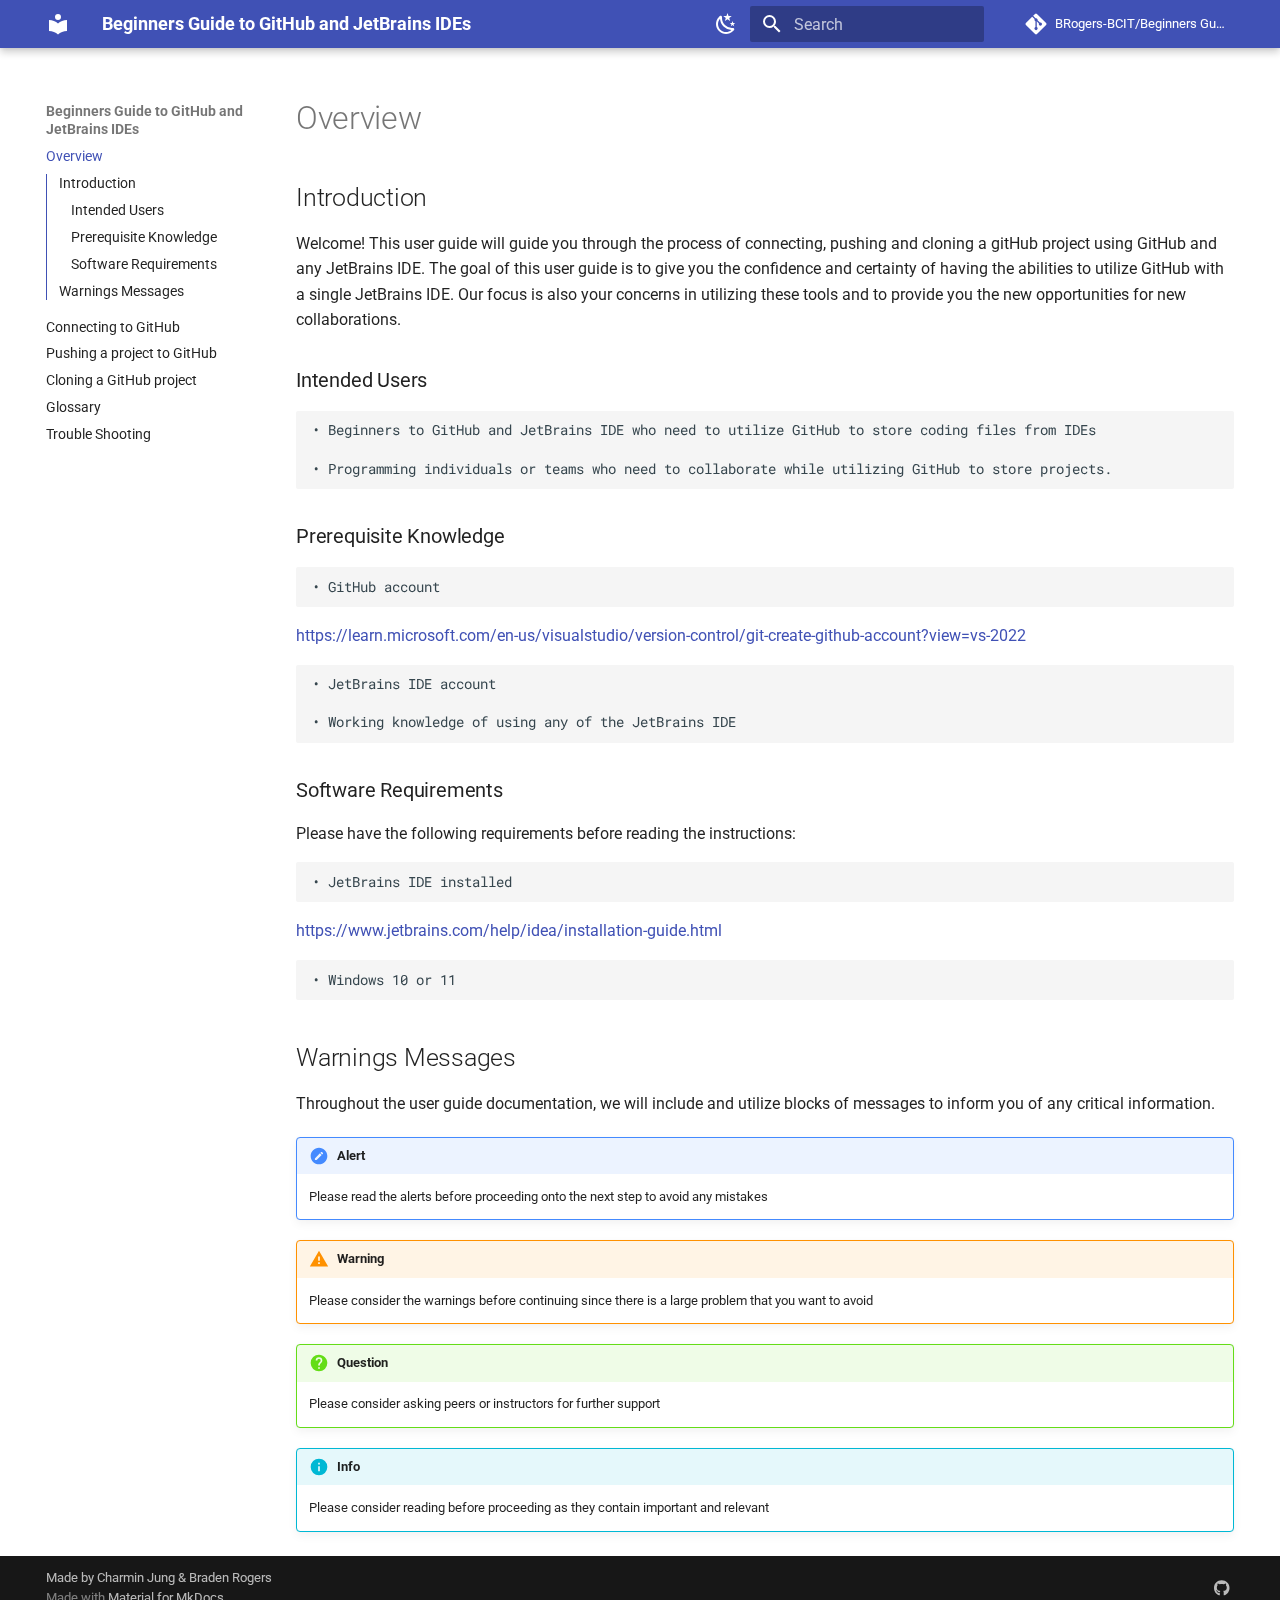
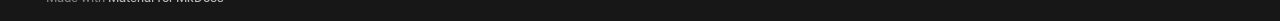
<file: 2216-User-Guide/site/index.html>
<!doctype html>
<html lang="en" class="no-js">
  <head>
    
      <meta charset="utf-8">
      <meta name="viewport" content="width=device-width,initial-scale=1">
      
      
      
      
      
        <link rel="next" href="Connecting-to-GitHub/">
      
      <link rel="icon" href="assets/images/favicon.png">
      <meta name="generator" content="mkdocs-1.4.2, mkdocs-material-9.1.5">
    
    
      
        <title>Beginners Guide to GitHub and JetBrains IDEs</title>
      
    
    
      <link rel="stylesheet" href="assets/stylesheets/main.7a7fce14.min.css">
      
        
        <link rel="stylesheet" href="assets/stylesheets/palette.a0c5b2b5.min.css">
      
      

    
    
    
      
        
        
        <link rel="preconnect" href="https://fonts.gstatic.com" crossorigin>
        <link rel="stylesheet" href="https://fonts.googleapis.com/css?family=Roboto:300,300i,400,400i,700,700i%7CRoboto+Mono:400,400i,700,700i&display=fallback">
        <style>:root{--md-text-font:"Roboto";--md-code-font:"Roboto Mono"}</style>
      
    
    
      <link rel="stylesheet" href="stylesheets/extra.css">
    
    <script>__md_scope=new URL(".",location),__md_hash=e=>[...e].reduce((e,_)=>(e<<5)-e+_.charCodeAt(0),0),__md_get=(e,_=localStorage,t=__md_scope)=>JSON.parse(_.getItem(t.pathname+"."+e)),__md_set=(e,_,t=localStorage,a=__md_scope)=>{try{t.setItem(a.pathname+"."+e,JSON.stringify(_))}catch(e){}}</script>
    
      

    
    
    
  </head>
  
  
    
    
      
    
    
    
    
    <body dir="ltr" data-md-color-scheme="default" data-md-color-primary="indigo" data-md-color-accent="indigo">
  
    
    
      <script>var palette=__md_get("__palette");if(palette&&"object"==typeof palette.color)for(var key of Object.keys(palette.color))document.body.setAttribute("data-md-color-"+key,palette.color[key])</script>
    
    <input class="md-toggle" data-md-toggle="drawer" type="checkbox" id="__drawer" autocomplete="off">
    <input class="md-toggle" data-md-toggle="search" type="checkbox" id="__search" autocomplete="off">
    <label class="md-overlay" for="__drawer"></label>
    <div data-md-component="skip">
      
        
        <a href="#overview" class="md-skip">
          Skip to content
        </a>
      
    </div>
    <div data-md-component="announce">
      
    </div>
    
    
      

  

<header class="md-header md-header--shadow" data-md-component="header">
  <nav class="md-header__inner md-grid" aria-label="Header">
    <a href="." title="Beginners Guide to GitHub and JetBrains IDEs" class="md-header__button md-logo" aria-label="Beginners Guide to GitHub and JetBrains IDEs" data-md-component="logo">
      
  
  <svg xmlns="http://www.w3.org/2000/svg" viewBox="0 0 24 24"><path d="M12 8a3 3 0 0 0 3-3 3 3 0 0 0-3-3 3 3 0 0 0-3 3 3 3 0 0 0 3 3m0 3.54C9.64 9.35 6.5 8 3 8v11c3.5 0 6.64 1.35 9 3.54 2.36-2.19 5.5-3.54 9-3.54V8c-3.5 0-6.64 1.35-9 3.54Z"/></svg>

    </a>
    <label class="md-header__button md-icon" for="__drawer">
      <svg xmlns="http://www.w3.org/2000/svg" viewBox="0 0 24 24"><path d="M3 6h18v2H3V6m0 5h18v2H3v-2m0 5h18v2H3v-2Z"/></svg>
    </label>
    <div class="md-header__title" data-md-component="header-title">
      <div class="md-header__ellipsis">
        <div class="md-header__topic">
          <span class="md-ellipsis">
            Beginners Guide to GitHub and JetBrains IDEs
          </span>
        </div>
        <div class="md-header__topic" data-md-component="header-topic">
          <span class="md-ellipsis">
            
              Overview
            
          </span>
        </div>
      </div>
    </div>
    
      <form class="md-header__option" data-md-component="palette">
        
          
          <input class="md-option" data-md-color-media="(prefers-color-scheme: light)" data-md-color-scheme="default" data-md-color-primary="indigo" data-md-color-accent="indigo"  aria-label="Switch to dark mode"  type="radio" name="__palette" id="__palette_1">
          
            <label class="md-header__button md-icon" title="Switch to dark mode" for="__palette_2" hidden>
              <svg xmlns="http://www.w3.org/2000/svg" viewBox="0 0 24 24"><path d="m17.75 4.09-2.53 1.94.91 3.06-2.63-1.81-2.63 1.81.91-3.06-2.53-1.94L12.44 4l1.06-3 1.06 3 3.19.09m3.5 6.91-1.64 1.25.59 1.98-1.7-1.17-1.7 1.17.59-1.98L15.75 11l2.06-.05L18.5 9l.69 1.95 2.06.05m-2.28 4.95c.83-.08 1.72 1.1 1.19 1.85-.32.45-.66.87-1.08 1.27C15.17 23 8.84 23 4.94 19.07c-3.91-3.9-3.91-10.24 0-14.14.4-.4.82-.76 1.27-1.08.75-.53 1.93.36 1.85 1.19-.27 2.86.69 5.83 2.89 8.02a9.96 9.96 0 0 0 8.02 2.89m-1.64 2.02a12.08 12.08 0 0 1-7.8-3.47c-2.17-2.19-3.33-5-3.49-7.82-2.81 3.14-2.7 7.96.31 10.98 3.02 3.01 7.84 3.12 10.98.31Z"/></svg>
            </label>
          
        
          
          <input class="md-option" data-md-color-media="(prefers-color-scheme: dark)" data-md-color-scheme="slate" data-md-color-primary="deep-purple" data-md-color-accent="deep-purple"  aria-label="Switch to light mode"  type="radio" name="__palette" id="__palette_2">
          
            <label class="md-header__button md-icon" title="Switch to light mode" for="__palette_1" hidden>
              <svg xmlns="http://www.w3.org/2000/svg" viewBox="0 0 24 24"><path d="M12 2a7 7 0 0 0-7 7c0 2.38 1.19 4.47 3 5.74V17a1 1 0 0 0 1 1h6a1 1 0 0 0 1-1v-2.26c1.81-1.27 3-3.36 3-5.74a7 7 0 0 0-7-7M9 21a1 1 0 0 0 1 1h4a1 1 0 0 0 1-1v-1H9v1Z"/></svg>
            </label>
          
        
      </form>
    
    
    
      <label class="md-header__button md-icon" for="__search">
        <svg xmlns="http://www.w3.org/2000/svg" viewBox="0 0 24 24"><path d="M9.5 3A6.5 6.5 0 0 1 16 9.5c0 1.61-.59 3.09-1.56 4.23l.27.27h.79l5 5-1.5 1.5-5-5v-.79l-.27-.27A6.516 6.516 0 0 1 9.5 16 6.5 6.5 0 0 1 3 9.5 6.5 6.5 0 0 1 9.5 3m0 2C7 5 5 7 5 9.5S7 14 9.5 14 14 12 14 9.5 12 5 9.5 5Z"/></svg>
      </label>
      <div class="md-search" data-md-component="search" role="dialog">
  <label class="md-search__overlay" for="__search"></label>
  <div class="md-search__inner" role="search">
    <form class="md-search__form" name="search">
      <input type="text" class="md-search__input" name="query" aria-label="Search" placeholder="Search" autocapitalize="off" autocorrect="off" autocomplete="off" spellcheck="false" data-md-component="search-query" required>
      <label class="md-search__icon md-icon" for="__search">
        <svg xmlns="http://www.w3.org/2000/svg" viewBox="0 0 24 24"><path d="M9.5 3A6.5 6.5 0 0 1 16 9.5c0 1.61-.59 3.09-1.56 4.23l.27.27h.79l5 5-1.5 1.5-5-5v-.79l-.27-.27A6.516 6.516 0 0 1 9.5 16 6.5 6.5 0 0 1 3 9.5 6.5 6.5 0 0 1 9.5 3m0 2C7 5 5 7 5 9.5S7 14 9.5 14 14 12 14 9.5 12 5 9.5 5Z"/></svg>
        <svg xmlns="http://www.w3.org/2000/svg" viewBox="0 0 24 24"><path d="M20 11v2H8l5.5 5.5-1.42 1.42L4.16 12l7.92-7.92L13.5 5.5 8 11h12Z"/></svg>
      </label>
      <nav class="md-search__options" aria-label="Search">
        
        <button type="reset" class="md-search__icon md-icon" title="Clear" aria-label="Clear" tabindex="-1">
          <svg xmlns="http://www.w3.org/2000/svg" viewBox="0 0 24 24"><path d="M19 6.41 17.59 5 12 10.59 6.41 5 5 6.41 10.59 12 5 17.59 6.41 19 12 13.41 17.59 19 19 17.59 13.41 12 19 6.41Z"/></svg>
        </button>
      </nav>
      
    </form>
    <div class="md-search__output">
      <div class="md-search__scrollwrap" data-md-scrollfix>
        <div class="md-search-result" data-md-component="search-result">
          <div class="md-search-result__meta">
            Initializing search
          </div>
          <ol class="md-search-result__list" role="presentation"></ol>
        </div>
      </div>
    </div>
  </div>
</div>
    
    
      <div class="md-header__source">
        <a href="https://github.com/BRogers-BCIT/Beginners-Guide-to-GitHub-and-JetBrains-IDEs" title="Go to repository" class="md-source" data-md-component="source">
  <div class="md-source__icon md-icon">
    
    <svg xmlns="http://www.w3.org/2000/svg" viewBox="0 0 448 512"><!--! Font Awesome Free 6.3.0 by @fontawesome - https://fontawesome.com License - https://fontawesome.com/license/free (Icons: CC BY 4.0, Fonts: SIL OFL 1.1, Code: MIT License) Copyright 2023 Fonticons, Inc.--><path d="M439.55 236.05 244 40.45a28.87 28.87 0 0 0-40.81 0l-40.66 40.63 51.52 51.52c27.06-9.14 52.68 16.77 43.39 43.68l49.66 49.66c34.23-11.8 61.18 31 35.47 56.69-26.49 26.49-70.21-2.87-56-37.34L240.22 199v121.85c25.3 12.54 22.26 41.85 9.08 55a34.34 34.34 0 0 1-48.55 0c-17.57-17.6-11.07-46.91 11.25-56v-123c-20.8-8.51-24.6-30.74-18.64-45L142.57 101 8.45 235.14a28.86 28.86 0 0 0 0 40.81l195.61 195.6a28.86 28.86 0 0 0 40.8 0l194.69-194.69a28.86 28.86 0 0 0 0-40.81z"/></svg>
  </div>
  <div class="md-source__repository">
    BRogers-BCIT/Beginners Guide to GitHub and JetBrains IDEs
  </div>
</a>
      </div>
    
  </nav>
  
</header>
    
    <div class="md-container" data-md-component="container">
      
      
        
          
        
      
      <main class="md-main" data-md-component="main">
        <div class="md-main__inner md-grid">
          
            
              
              <div class="md-sidebar md-sidebar--primary" data-md-component="sidebar" data-md-type="navigation" >
                <div class="md-sidebar__scrollwrap">
                  <div class="md-sidebar__inner">
                    


  

<nav class="md-nav md-nav--primary md-nav--integrated" aria-label="Navigation" data-md-level="0">
  <label class="md-nav__title" for="__drawer">
    <a href="." title="Beginners Guide to GitHub and JetBrains IDEs" class="md-nav__button md-logo" aria-label="Beginners Guide to GitHub and JetBrains IDEs" data-md-component="logo">
      
  
  <svg xmlns="http://www.w3.org/2000/svg" viewBox="0 0 24 24"><path d="M12 8a3 3 0 0 0 3-3 3 3 0 0 0-3-3 3 3 0 0 0-3 3 3 3 0 0 0 3 3m0 3.54C9.64 9.35 6.5 8 3 8v11c3.5 0 6.64 1.35 9 3.54 2.36-2.19 5.5-3.54 9-3.54V8c-3.5 0-6.64 1.35-9 3.54Z"/></svg>

    </a>
    Beginners Guide to GitHub and JetBrains IDEs
  </label>
  
    <div class="md-nav__source">
      <a href="https://github.com/BRogers-BCIT/Beginners-Guide-to-GitHub-and-JetBrains-IDEs" title="Go to repository" class="md-source" data-md-component="source">
  <div class="md-source__icon md-icon">
    
    <svg xmlns="http://www.w3.org/2000/svg" viewBox="0 0 448 512"><!--! Font Awesome Free 6.3.0 by @fontawesome - https://fontawesome.com License - https://fontawesome.com/license/free (Icons: CC BY 4.0, Fonts: SIL OFL 1.1, Code: MIT License) Copyright 2023 Fonticons, Inc.--><path d="M439.55 236.05 244 40.45a28.87 28.87 0 0 0-40.81 0l-40.66 40.63 51.52 51.52c27.06-9.14 52.68 16.77 43.39 43.68l49.66 49.66c34.23-11.8 61.18 31 35.47 56.69-26.49 26.49-70.21-2.87-56-37.34L240.22 199v121.85c25.3 12.54 22.26 41.85 9.08 55a34.34 34.34 0 0 1-48.55 0c-17.57-17.6-11.07-46.91 11.25-56v-123c-20.8-8.51-24.6-30.74-18.64-45L142.57 101 8.45 235.14a28.86 28.86 0 0 0 0 40.81l195.61 195.6a28.86 28.86 0 0 0 40.8 0l194.69-194.69a28.86 28.86 0 0 0 0-40.81z"/></svg>
  </div>
  <div class="md-source__repository">
    BRogers-BCIT/Beginners Guide to GitHub and JetBrains IDEs
  </div>
</a>
    </div>
  
  <ul class="md-nav__list" data-md-scrollfix>
    
      
      
      

  
  
    
  
  
    <li class="md-nav__item md-nav__item--active">
      
      <input class="md-nav__toggle md-toggle" type="checkbox" id="__toc">
      
      
        
      
      
        <label class="md-nav__link md-nav__link--active" for="__toc">
          Overview
          <span class="md-nav__icon md-icon"></span>
        </label>
      
      <a href="." class="md-nav__link md-nav__link--active">
        Overview
      </a>
      
        

<nav class="md-nav md-nav--secondary" aria-label="Table of contents">
  
  
  
    
  
  
    <label class="md-nav__title" for="__toc">
      <span class="md-nav__icon md-icon"></span>
      Table of contents
    </label>
    <ul class="md-nav__list" data-md-component="toc" data-md-scrollfix>
      
        <li class="md-nav__item">
  <a href="#introduction" class="md-nav__link">
    Introduction
  </a>
  
    <nav class="md-nav" aria-label="Introduction">
      <ul class="md-nav__list">
        
          <li class="md-nav__item">
  <a href="#intended-users" class="md-nav__link">
    Intended Users
  </a>
  
</li>
        
          <li class="md-nav__item">
  <a href="#prerequisite-knowledge" class="md-nav__link">
    Prerequisite Knowledge
  </a>
  
</li>
        
          <li class="md-nav__item">
  <a href="#software-requirements" class="md-nav__link">
    Software Requirements
  </a>
  
</li>
        
      </ul>
    </nav>
  
</li>
      
        <li class="md-nav__item">
  <a href="#warnings-messages" class="md-nav__link">
    Warnings Messages
  </a>
  
</li>
      
    </ul>
  
</nav>
      
    </li>
  

    
      
      
      

  
  
  
    <li class="md-nav__item">
      <a href="Connecting-to-GitHub/" class="md-nav__link">
        Connecting to GitHub
      </a>
    </li>
  

    
      
      
      

  
  
  
    <li class="md-nav__item">
      <a href="Pushing-a-project-to-GitHub/" class="md-nav__link">
        Pushing a project to GitHub
      </a>
    </li>
  

    
      
      
      

  
  
  
    <li class="md-nav__item">
      <a href="Cloning-a-GitHub-project/" class="md-nav__link">
        Cloning a GitHub project
      </a>
    </li>
  

    
      
      
      

  
  
  
    <li class="md-nav__item">
      <a href="Glossary/" class="md-nav__link">
        Glossary
      </a>
    </li>
  

    
      
      
      

  
  
  
    <li class="md-nav__item">
      <a href="TroubleShooting/" class="md-nav__link">
        Trouble Shooting
      </a>
    </li>
  

    
  </ul>
</nav>
                  </div>
                </div>
              </div>
            
            
          
          
            <div class="md-content" data-md-component="content">
              <article class="md-content__inner md-typeset">
                
                  

  
  


<h1 id="overview">Overview</h1>
<h2 id="introduction">Introduction</h2>
<p>Welcome! This user guide will guide you through the process of connecting, pushing and cloning a gitHub project using GitHub and any JetBrains IDE. The goal of this user guide is to give you the confidence and certainty of having the abilities to utilize GitHub with a single JetBrains IDE. Our focus is also your concerns in utilizing these tools and to provide you the new opportunities for new collaborations.</p>
<h3 id="intended-users">Intended Users</h3>
<pre><code>• Beginners to GitHub and JetBrains IDE who need to utilize GitHub to store coding files from IDEs

• Programming individuals or teams who need to collaborate while utilizing GitHub to store projects.
</code></pre>
<h3 id="prerequisite-knowledge">Prerequisite Knowledge</h3>
<pre><code>• GitHub account
</code></pre>
<p><a href="https://learn.microsoft.com/en-us/visualstudio/version-control/git-create-github-account?view=vs-2022">https://learn.microsoft.com/en-us/visualstudio/version-control/git-create-github-account?view=vs-2022</a></p>
<pre><code>• JetBrains IDE account

• Working knowledge of using any of the JetBrains IDE
</code></pre>
<h3 id="software-requirements">Software Requirements</h3>
<p>Please have the following requirements before reading the instructions:</p>
<pre><code>• JetBrains IDE installed
</code></pre>
<p><a href="https://www.jetbrains.com/help/idea/installation-guide.html">https://www.jetbrains.com/help/idea/installation-guide.html</a></p>
<pre><code>• Windows 10 or 11
</code></pre>
<h2 id="warnings-messages">Warnings Messages</h2>
<p>Throughout the user guide documentation, we will include and utilize blocks of messages to inform you of any critical information.</p>
<div class="admonition alert">
<p class="admonition-title">Alert</p>
<p>Please read the alerts before proceeding onto the next step to avoid any mistakes</p>
</div>
<div class="admonition warning">
<p class="admonition-title">Warning</p>
<p>Please consider the warnings before continuing since there is a large problem that you want to avoid</p>
</div>
<div class="admonition question">
<p class="admonition-title">Question</p>
<p>Please consider asking peers or instructors for further support</p>
</div>
<div class="admonition info">
<p class="admonition-title">Info</p>
<p>Please consider reading before proceeding as they contain important and relevant</p>
</div>





                
              </article>
            </div>
          
          
        </div>
        
          <button type="button" class="md-top md-icon" data-md-component="top" hidden>
            <svg xmlns="http://www.w3.org/2000/svg" viewBox="0 0 24 24"><path d="M13 20h-2V8l-5.5 5.5-1.42-1.42L12 4.16l7.92 7.92-1.42 1.42L13 8v12Z"/></svg>
            Back to top
          </button>
        
      </main>
      
        <footer class="md-footer">
  
  <div class="md-footer-meta md-typeset">
    <div class="md-footer-meta__inner md-grid">
      <div class="md-copyright">
  
    <div class="md-copyright__highlight">
      Made by Charmin Jung & Braden Rogers
    </div>
  
  
    Made with
    <a href="https://squidfunk.github.io/mkdocs-material/" target="_blank" rel="noopener">
      Material for MkDocs
    </a>
  
</div>
      
        <div class="md-social">
  
    
    
    
    
    <a href="https://github.com/BRogers-BCIT/Beginners-Guide-to-GitHub-and-JetBrains-IDEs" target="_blank" rel="noopener" title="GitHub" class="md-social__link">
      <svg xmlns="http://www.w3.org/2000/svg" viewBox="0 0 496 512"><!--! Font Awesome Free 6.3.0 by @fontawesome - https://fontawesome.com License - https://fontawesome.com/license/free (Icons: CC BY 4.0, Fonts: SIL OFL 1.1, Code: MIT License) Copyright 2023 Fonticons, Inc.--><path d="M165.9 397.4c0 2-2.3 3.6-5.2 3.6-3.3.3-5.6-1.3-5.6-3.6 0-2 2.3-3.6 5.2-3.6 3-.3 5.6 1.3 5.6 3.6zm-31.1-4.5c-.7 2 1.3 4.3 4.3 4.9 2.6 1 5.6 0 6.2-2s-1.3-4.3-4.3-5.2c-2.6-.7-5.5.3-6.2 2.3zm44.2-1.7c-2.9.7-4.9 2.6-4.6 4.9.3 2 2.9 3.3 5.9 2.6 2.9-.7 4.9-2.6 4.6-4.6-.3-1.9-3-3.2-5.9-2.9zM244.8 8C106.1 8 0 113.3 0 252c0 110.9 69.8 205.8 169.5 239.2 12.8 2.3 17.3-5.6 17.3-12.1 0-6.2-.3-40.4-.3-61.4 0 0-70 15-84.7-29.8 0 0-11.4-29.1-27.8-36.6 0 0-22.9-15.7 1.6-15.4 0 0 24.9 2 38.6 25.8 21.9 38.6 58.6 27.5 72.9 20.9 2.3-16 8.8-27.1 16-33.7-55.9-6.2-112.3-14.3-112.3-110.5 0-27.5 7.6-41.3 23.6-58.9-2.6-6.5-11.1-33.3 2.6-67.9 20.9-6.5 69 27 69 27 20-5.6 41.5-8.5 62.8-8.5s42.8 2.9 62.8 8.5c0 0 48.1-33.6 69-27 13.7 34.7 5.2 61.4 2.6 67.9 16 17.7 25.8 31.5 25.8 58.9 0 96.5-58.9 104.2-114.8 110.5 9.2 7.9 17 22.9 17 46.4 0 33.7-.3 75.4-.3 83.6 0 6.5 4.6 14.4 17.3 12.1C428.2 457.8 496 362.9 496 252 496 113.3 383.5 8 244.8 8zM97.2 352.9c-1.3 1-1 3.3.7 5.2 1.6 1.6 3.9 2.3 5.2 1 1.3-1 1-3.3-.7-5.2-1.6-1.6-3.9-2.3-5.2-1zm-10.8-8.1c-.7 1.3.3 2.9 2.3 3.9 1.6 1 3.6.7 4.3-.7.7-1.3-.3-2.9-2.3-3.9-2-.6-3.6-.3-4.3.7zm32.4 35.6c-1.6 1.3-1 4.3 1.3 6.2 2.3 2.3 5.2 2.6 6.5 1 1.3-1.3.7-4.3-1.3-6.2-2.2-2.3-5.2-2.6-6.5-1zm-11.4-14.7c-1.6 1-1.6 3.6 0 5.9 1.6 2.3 4.3 3.3 5.6 2.3 1.6-1.3 1.6-3.9 0-6.2-1.4-2.3-4-3.3-5.6-2z"/></svg>
    </a>
  
</div>
      
    </div>
  </div>
</footer>
      
    </div>
    <div class="md-dialog" data-md-component="dialog">
      <div class="md-dialog__inner md-typeset"></div>
    </div>
    
    <script id="__config" type="application/json">{"base": ".", "features": ["navigation.sections", "navigation.top", "toc.integrate"], "search": "assets/javascripts/workers/search.208ed371.min.js", "translations": {"clipboard.copied": "Copied to clipboard", "clipboard.copy": "Copy to clipboard", "search.result.more.one": "1 more on this page", "search.result.more.other": "# more on this page", "search.result.none": "No matching documents", "search.result.one": "1 matching document", "search.result.other": "# matching documents", "search.result.placeholder": "Type to start searching", "search.result.term.missing": "Missing", "select.version": "Select version"}}</script>
    
    
      <script src="assets/javascripts/bundle.407015b8.min.js"></script>
      
    
  </body>
</html>
</file>
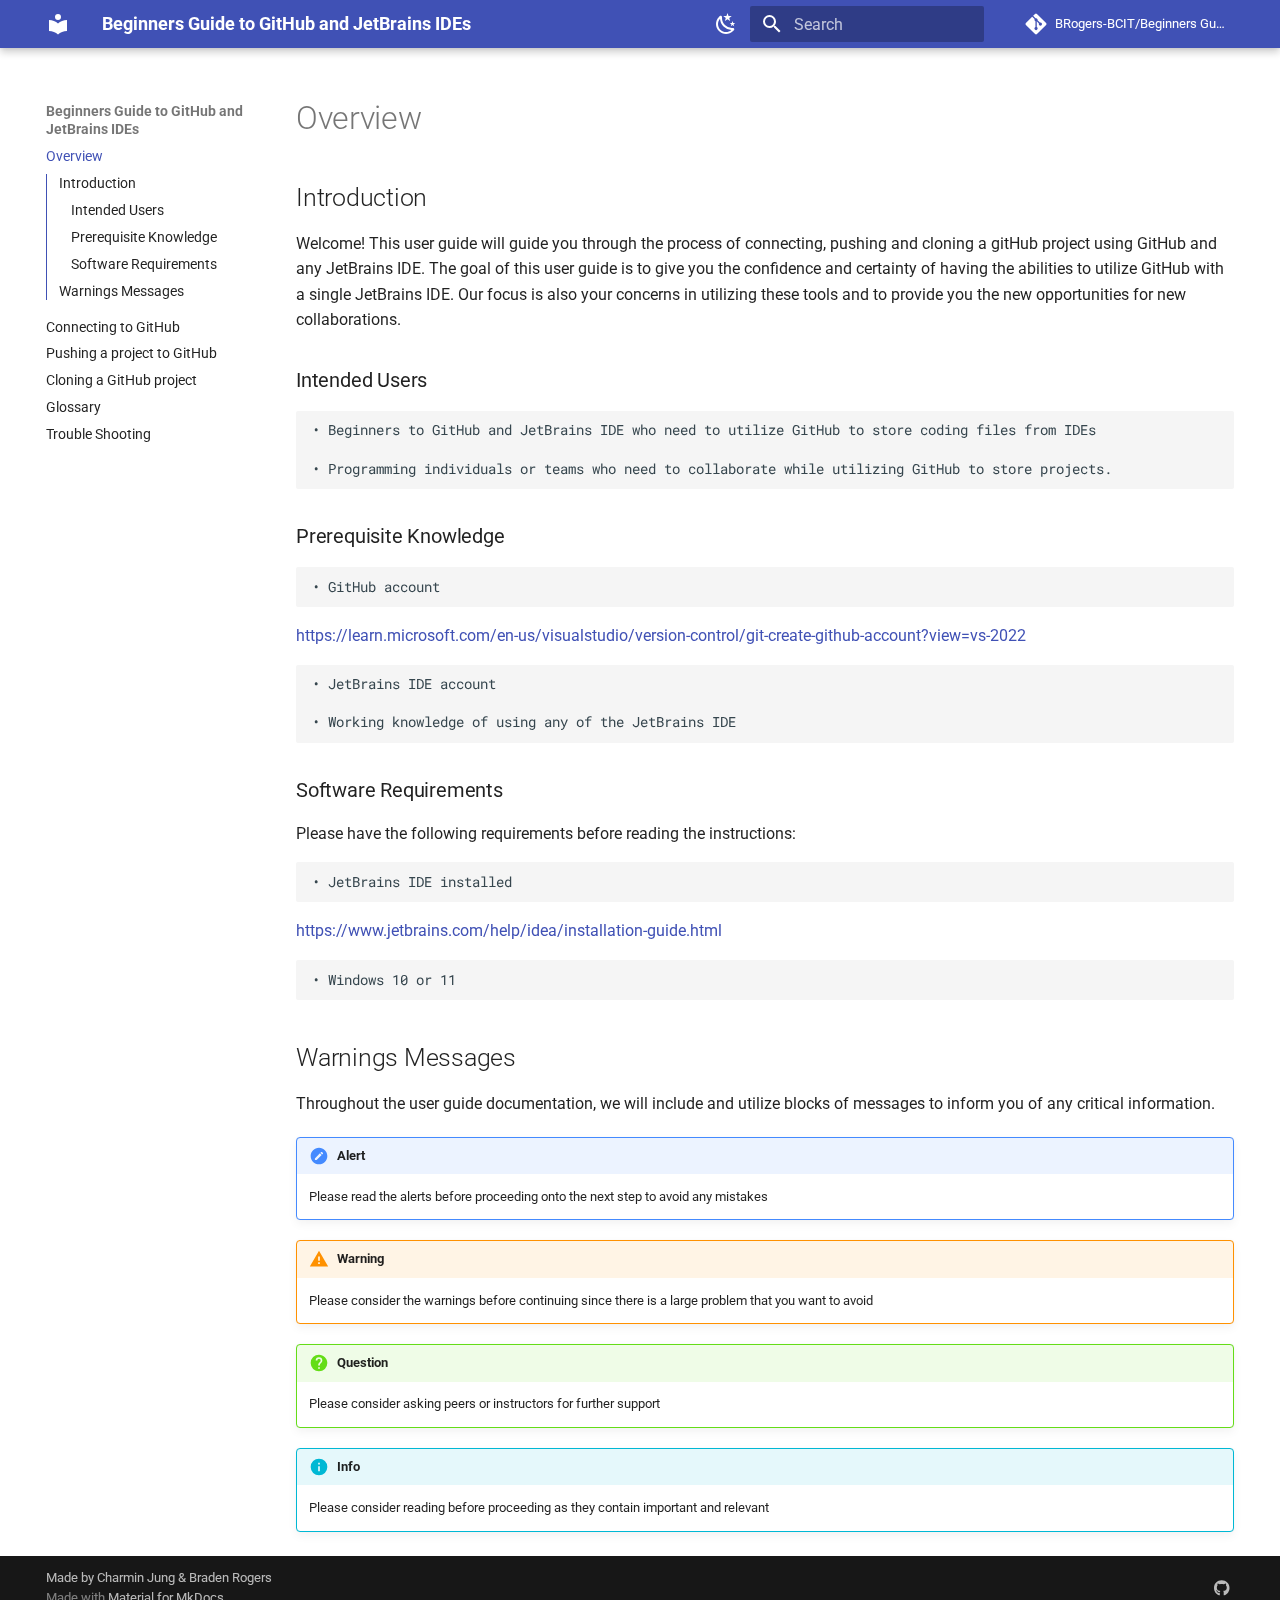
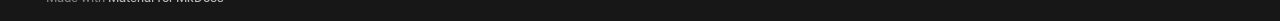
<file: user-guide/site/index.html>
<!doctype html>
<html lang="en" class="no-js">
  <head>
    
      <meta charset="utf-8">
      <meta name="viewport" content="width=device-width,initial-scale=1">
      
      
      
      
      
        <link rel="next" href="Connecting-to-GitHub/">
      
      <link rel="icon" href="assets/images/favicon.png">
      <meta name="generator" content="mkdocs-1.4.2, mkdocs-material-9.1.5">
    
    
      
        <title>Beginners Guide to GitHub and JetBrains IDEs</title>
      
    
    
      <link rel="stylesheet" href="assets/stylesheets/main.7a7fce14.min.css">
      
        
        <link rel="stylesheet" href="assets/stylesheets/palette.a0c5b2b5.min.css">
      
      

    
    
    
      
        
        
        <link rel="preconnect" href="https://fonts.gstatic.com" crossorigin>
        <link rel="stylesheet" href="https://fonts.googleapis.com/css?family=Roboto:300,300i,400,400i,700,700i%7CRoboto+Mono:400,400i,700,700i&display=fallback">
        <style>:root{--md-text-font:"Roboto";--md-code-font:"Roboto Mono"}</style>
      
    
    
      <link rel="stylesheet" href="stylesheets/extra.css">
    
    <script>__md_scope=new URL(".",location),__md_hash=e=>[...e].reduce((e,_)=>(e<<5)-e+_.charCodeAt(0),0),__md_get=(e,_=localStorage,t=__md_scope)=>JSON.parse(_.getItem(t.pathname+"."+e)),__md_set=(e,_,t=localStorage,a=__md_scope)=>{try{t.setItem(a.pathname+"."+e,JSON.stringify(_))}catch(e){}}</script>
    
      

    
    
    
  </head>
  
  
    
    
      
    
    
    
    
    <body dir="ltr" data-md-color-scheme="default" data-md-color-primary="indigo" data-md-color-accent="indigo">
  
    
    
      <script>var palette=__md_get("__palette");if(palette&&"object"==typeof palette.color)for(var key of Object.keys(palette.color))document.body.setAttribute("data-md-color-"+key,palette.color[key])</script>
    
    <input class="md-toggle" data-md-toggle="drawer" type="checkbox" id="__drawer" autocomplete="off">
    <input class="md-toggle" data-md-toggle="search" type="checkbox" id="__search" autocomplete="off">
    <label class="md-overlay" for="__drawer"></label>
    <div data-md-component="skip">
      
        
        <a href="#overview" class="md-skip">
          Skip to content
        </a>
      
    </div>
    <div data-md-component="announce">
      
    </div>
    
    
      

  

<header class="md-header md-header--shadow" data-md-component="header">
  <nav class="md-header__inner md-grid" aria-label="Header">
    <a href="." title="Beginners Guide to GitHub and JetBrains IDEs" class="md-header__button md-logo" aria-label="Beginners Guide to GitHub and JetBrains IDEs" data-md-component="logo">
      
  
  <svg xmlns="http://www.w3.org/2000/svg" viewBox="0 0 24 24"><path d="M12 8a3 3 0 0 0 3-3 3 3 0 0 0-3-3 3 3 0 0 0-3 3 3 3 0 0 0 3 3m0 3.54C9.64 9.35 6.5 8 3 8v11c3.5 0 6.64 1.35 9 3.54 2.36-2.19 5.5-3.54 9-3.54V8c-3.5 0-6.64 1.35-9 3.54Z"/></svg>

    </a>
    <label class="md-header__button md-icon" for="__drawer">
      <svg xmlns="http://www.w3.org/2000/svg" viewBox="0 0 24 24"><path d="M3 6h18v2H3V6m0 5h18v2H3v-2m0 5h18v2H3v-2Z"/></svg>
    </label>
    <div class="md-header__title" data-md-component="header-title">
      <div class="md-header__ellipsis">
        <div class="md-header__topic">
          <span class="md-ellipsis">
            Beginners Guide to GitHub and JetBrains IDEs
          </span>
        </div>
        <div class="md-header__topic" data-md-component="header-topic">
          <span class="md-ellipsis">
            
              Overview
            
          </span>
        </div>
      </div>
    </div>
    
      <form class="md-header__option" data-md-component="palette">
        
          
          <input class="md-option" data-md-color-media="(prefers-color-scheme: light)" data-md-color-scheme="default" data-md-color-primary="indigo" data-md-color-accent="indigo"  aria-label="Switch to dark mode"  type="radio" name="__palette" id="__palette_1">
          
            <label class="md-header__button md-icon" title="Switch to dark mode" for="__palette_2" hidden>
              <svg xmlns="http://www.w3.org/2000/svg" viewBox="0 0 24 24"><path d="m17.75 4.09-2.53 1.94.91 3.06-2.63-1.81-2.63 1.81.91-3.06-2.53-1.94L12.44 4l1.06-3 1.06 3 3.19.09m3.5 6.91-1.64 1.25.59 1.98-1.7-1.17-1.7 1.17.59-1.98L15.75 11l2.06-.05L18.5 9l.69 1.95 2.06.05m-2.28 4.95c.83-.08 1.72 1.1 1.19 1.85-.32.45-.66.87-1.08 1.27C15.17 23 8.84 23 4.94 19.07c-3.91-3.9-3.91-10.24 0-14.14.4-.4.82-.76 1.27-1.08.75-.53 1.93.36 1.85 1.19-.27 2.86.69 5.83 2.89 8.02a9.96 9.96 0 0 0 8.02 2.89m-1.64 2.02a12.08 12.08 0 0 1-7.8-3.47c-2.17-2.19-3.33-5-3.49-7.82-2.81 3.14-2.7 7.96.31 10.98 3.02 3.01 7.84 3.12 10.98.31Z"/></svg>
            </label>
          
        
          
          <input class="md-option" data-md-color-media="(prefers-color-scheme: dark)" data-md-color-scheme="slate" data-md-color-primary="deep-purple" data-md-color-accent="deep-purple"  aria-label="Switch to light mode"  type="radio" name="__palette" id="__palette_2">
          
            <label class="md-header__button md-icon" title="Switch to light mode" for="__palette_1" hidden>
              <svg xmlns="http://www.w3.org/2000/svg" viewBox="0 0 24 24"><path d="M12 2a7 7 0 0 0-7 7c0 2.38 1.19 4.47 3 5.74V17a1 1 0 0 0 1 1h6a1 1 0 0 0 1-1v-2.26c1.81-1.27 3-3.36 3-5.74a7 7 0 0 0-7-7M9 21a1 1 0 0 0 1 1h4a1 1 0 0 0 1-1v-1H9v1Z"/></svg>
            </label>
          
        
      </form>
    
    
    
      <label class="md-header__button md-icon" for="__search">
        <svg xmlns="http://www.w3.org/2000/svg" viewBox="0 0 24 24"><path d="M9.5 3A6.5 6.5 0 0 1 16 9.5c0 1.61-.59 3.09-1.56 4.23l.27.27h.79l5 5-1.5 1.5-5-5v-.79l-.27-.27A6.516 6.516 0 0 1 9.5 16 6.5 6.5 0 0 1 3 9.5 6.5 6.5 0 0 1 9.5 3m0 2C7 5 5 7 5 9.5S7 14 9.5 14 14 12 14 9.5 12 5 9.5 5Z"/></svg>
      </label>
      <div class="md-search" data-md-component="search" role="dialog">
  <label class="md-search__overlay" for="__search"></label>
  <div class="md-search__inner" role="search">
    <form class="md-search__form" name="search">
      <input type="text" class="md-search__input" name="query" aria-label="Search" placeholder="Search" autocapitalize="off" autocorrect="off" autocomplete="off" spellcheck="false" data-md-component="search-query" required>
      <label class="md-search__icon md-icon" for="__search">
        <svg xmlns="http://www.w3.org/2000/svg" viewBox="0 0 24 24"><path d="M9.5 3A6.5 6.5 0 0 1 16 9.5c0 1.61-.59 3.09-1.56 4.23l.27.27h.79l5 5-1.5 1.5-5-5v-.79l-.27-.27A6.516 6.516 0 0 1 9.5 16 6.5 6.5 0 0 1 3 9.5 6.5 6.5 0 0 1 9.5 3m0 2C7 5 5 7 5 9.5S7 14 9.5 14 14 12 14 9.5 12 5 9.5 5Z"/></svg>
        <svg xmlns="http://www.w3.org/2000/svg" viewBox="0 0 24 24"><path d="M20 11v2H8l5.5 5.5-1.42 1.42L4.16 12l7.92-7.92L13.5 5.5 8 11h12Z"/></svg>
      </label>
      <nav class="md-search__options" aria-label="Search">
        
        <button type="reset" class="md-search__icon md-icon" title="Clear" aria-label="Clear" tabindex="-1">
          <svg xmlns="http://www.w3.org/2000/svg" viewBox="0 0 24 24"><path d="M19 6.41 17.59 5 12 10.59 6.41 5 5 6.41 10.59 12 5 17.59 6.41 19 12 13.41 17.59 19 19 17.59 13.41 12 19 6.41Z"/></svg>
        </button>
      </nav>
      
    </form>
    <div class="md-search__output">
      <div class="md-search__scrollwrap" data-md-scrollfix>
        <div class="md-search-result" data-md-component="search-result">
          <div class="md-search-result__meta">
            Initializing search
          </div>
          <ol class="md-search-result__list" role="presentation"></ol>
        </div>
      </div>
    </div>
  </div>
</div>
    
    
      <div class="md-header__source">
        <a href="https://github.com/BRogers-BCIT/Beginners-Guide-to-GitHub-and-JetBrains-IDEs" title="Go to repository" class="md-source" data-md-component="source">
  <div class="md-source__icon md-icon">
    
    <svg xmlns="http://www.w3.org/2000/svg" viewBox="0 0 448 512"><!--! Font Awesome Free 6.3.0 by @fontawesome - https://fontawesome.com License - https://fontawesome.com/license/free (Icons: CC BY 4.0, Fonts: SIL OFL 1.1, Code: MIT License) Copyright 2023 Fonticons, Inc.--><path d="M439.55 236.05 244 40.45a28.87 28.87 0 0 0-40.81 0l-40.66 40.63 51.52 51.52c27.06-9.14 52.68 16.77 43.39 43.68l49.66 49.66c34.23-11.8 61.18 31 35.47 56.69-26.49 26.49-70.21-2.87-56-37.34L240.22 199v121.85c25.3 12.54 22.26 41.85 9.08 55a34.34 34.34 0 0 1-48.55 0c-17.57-17.6-11.07-46.91 11.25-56v-123c-20.8-8.51-24.6-30.74-18.64-45L142.57 101 8.45 235.14a28.86 28.86 0 0 0 0 40.81l195.61 195.6a28.86 28.86 0 0 0 40.8 0l194.69-194.69a28.86 28.86 0 0 0 0-40.81z"/></svg>
  </div>
  <div class="md-source__repository">
    BRogers-BCIT/Beginners Guide to GitHub and JetBrains IDEs
  </div>
</a>
      </div>
    
  </nav>
  
</header>
    
    <div class="md-container" data-md-component="container">
      
      
        
          
        
      
      <main class="md-main" data-md-component="main">
        <div class="md-main__inner md-grid">
          
            
              
              <div class="md-sidebar md-sidebar--primary" data-md-component="sidebar" data-md-type="navigation" >
                <div class="md-sidebar__scrollwrap">
                  <div class="md-sidebar__inner">
                    


  

<nav class="md-nav md-nav--primary md-nav--integrated" aria-label="Navigation" data-md-level="0">
  <label class="md-nav__title" for="__drawer">
    <a href="." title="Beginners Guide to GitHub and JetBrains IDEs" class="md-nav__button md-logo" aria-label="Beginners Guide to GitHub and JetBrains IDEs" data-md-component="logo">
      
  
  <svg xmlns="http://www.w3.org/2000/svg" viewBox="0 0 24 24"><path d="M12 8a3 3 0 0 0 3-3 3 3 0 0 0-3-3 3 3 0 0 0-3 3 3 3 0 0 0 3 3m0 3.54C9.64 9.35 6.5 8 3 8v11c3.5 0 6.64 1.35 9 3.54 2.36-2.19 5.5-3.54 9-3.54V8c-3.5 0-6.64 1.35-9 3.54Z"/></svg>

    </a>
    Beginners Guide to GitHub and JetBrains IDEs
  </label>
  
    <div class="md-nav__source">
      <a href="https://github.com/BRogers-BCIT/Beginners-Guide-to-GitHub-and-JetBrains-IDEs" title="Go to repository" class="md-source" data-md-component="source">
  <div class="md-source__icon md-icon">
    
    <svg xmlns="http://www.w3.org/2000/svg" viewBox="0 0 448 512"><!--! Font Awesome Free 6.3.0 by @fontawesome - https://fontawesome.com License - https://fontawesome.com/license/free (Icons: CC BY 4.0, Fonts: SIL OFL 1.1, Code: MIT License) Copyright 2023 Fonticons, Inc.--><path d="M439.55 236.05 244 40.45a28.87 28.87 0 0 0-40.81 0l-40.66 40.63 51.52 51.52c27.06-9.14 52.68 16.77 43.39 43.68l49.66 49.66c34.23-11.8 61.18 31 35.47 56.69-26.49 26.49-70.21-2.87-56-37.34L240.22 199v121.85c25.3 12.54 22.26 41.85 9.08 55a34.34 34.34 0 0 1-48.55 0c-17.57-17.6-11.07-46.91 11.25-56v-123c-20.8-8.51-24.6-30.74-18.64-45L142.57 101 8.45 235.14a28.86 28.86 0 0 0 0 40.81l195.61 195.6a28.86 28.86 0 0 0 40.8 0l194.69-194.69a28.86 28.86 0 0 0 0-40.81z"/></svg>
  </div>
  <div class="md-source__repository">
    BRogers-BCIT/Beginners Guide to GitHub and JetBrains IDEs
  </div>
</a>
    </div>
  
  <ul class="md-nav__list" data-md-scrollfix>
    
      
      
      

  
  
    
  
  
    <li class="md-nav__item md-nav__item--active">
      
      <input class="md-nav__toggle md-toggle" type="checkbox" id="__toc">
      
      
        
      
      
        <label class="md-nav__link md-nav__link--active" for="__toc">
          Overview
          <span class="md-nav__icon md-icon"></span>
        </label>
      
      <a href="." class="md-nav__link md-nav__link--active">
        Overview
      </a>
      
        

<nav class="md-nav md-nav--secondary" aria-label="Table of contents">
  
  
  
    
  
  
    <label class="md-nav__title" for="__toc">
      <span class="md-nav__icon md-icon"></span>
      Table of contents
    </label>
    <ul class="md-nav__list" data-md-component="toc" data-md-scrollfix>
      
        <li class="md-nav__item">
  <a href="#introduction" class="md-nav__link">
    Introduction
  </a>
  
    <nav class="md-nav" aria-label="Introduction">
      <ul class="md-nav__list">
        
          <li class="md-nav__item">
  <a href="#intended-users" class="md-nav__link">
    Intended Users
  </a>
  
</li>
        
          <li class="md-nav__item">
  <a href="#prerequisite-knowledge" class="md-nav__link">
    Prerequisite Knowledge
  </a>
  
</li>
        
          <li class="md-nav__item">
  <a href="#software-requirements" class="md-nav__link">
    Software Requirements
  </a>
  
</li>
        
      </ul>
    </nav>
  
</li>
      
        <li class="md-nav__item">
  <a href="#warnings-messages" class="md-nav__link">
    Warnings Messages
  </a>
  
</li>
      
    </ul>
  
</nav>
      
    </li>
  

    
      
      
      

  
  
  
    <li class="md-nav__item">
      <a href="Connecting-to-GitHub/" class="md-nav__link">
        Connecting to GitHub
      </a>
    </li>
  

    
      
      
      

  
  
  
    <li class="md-nav__item">
      <a href="Pushing-a-project-to-GitHub/" class="md-nav__link">
        Pushing a project to GitHub
      </a>
    </li>
  

    
      
      
      

  
  
  
    <li class="md-nav__item">
      <a href="pages/Cloning-a-GitHub-project.md" class="md-nav__link">
        Cloning a GitHub project
      </a>
    </li>
  

    
      
      
      

  
  
  
    <li class="md-nav__item">
      <a href="Glossary/" class="md-nav__link">
        Glossary
      </a>
    </li>
  

    
      
      
      

  
  
  
    <li class="md-nav__item">
      <a href="TroubleShooting/" class="md-nav__link">
        Trouble Shooting
      </a>
    </li>
  

    
  </ul>
</nav>
                  </div>
                </div>
              </div>
            
            
          
          
            <div class="md-content" data-md-component="content">
              <article class="md-content__inner md-typeset">
                
                  

  
  


<h1 id="overview">Overview</h1>
<h2 id="introduction">Introduction</h2>
<p>Welcome! This user guide will guide you through the process of connecting, pushing and cloning a gitHub project using GitHub and any JetBrains IDE. The goal of this user guide is to give you the confidence and certainty of having the abilities to utilize GitHub with a single JetBrains IDE. Our focus is also your concerns in utilizing these tools and to provide you the new opportunities for new collaborations.</p>
<h3 id="intended-users">Intended Users</h3>
<pre><code>• Beginners to GitHub and JetBrains IDE who need to utilize GitHub to store coding files from IDEs

• Programming individuals or teams who need to collaborate while utilizing GitHub to store projects.
</code></pre>
<h3 id="prerequisite-knowledge">Prerequisite Knowledge</h3>
<pre><code>• GitHub account
</code></pre>
<p><a href="https://learn.microsoft.com/en-us/visualstudio/version-control/git-create-github-account?view=vs-2022">https://learn.microsoft.com/en-us/visualstudio/version-control/git-create-github-account?view=vs-2022</a></p>
<pre><code>• JetBrains IDE account

• Working knowledge of using any of the JetBrains IDE
</code></pre>
<h3 id="software-requirements">Software Requirements</h3>
<p>Please have the following requirements before reading the instructions:</p>
<pre><code>• JetBrains IDE installed
</code></pre>
<p><a href="https://www.jetbrains.com/help/idea/installation-guide.html">https://www.jetbrains.com/help/idea/installation-guide.html</a></p>
<pre><code>• Windows 10 or 11
</code></pre>
<h2 id="warnings-messages">Warnings Messages</h2>
<p>Throughout the user guide documentation, we will include and utilize blocks of messages to inform you of any critical information.</p>
<div class="admonition alert">
<p class="admonition-title">Alert</p>
<p>Please read the alerts before proceeding onto the next step to avoid any mistakes</p>
</div>
<div class="admonition warning">
<p class="admonition-title">Warning</p>
<p>Please consider the warnings before continuing since there is a large problem that you want to avoid</p>
</div>
<div class="admonition question">
<p class="admonition-title">Question</p>
<p>Please consider asking peers or instructors for further support</p>
</div>
<div class="admonition info">
<p class="admonition-title">Info</p>
<p>Please consider reading before proceeding as they contain important and relevant</p>
</div>





                
              </article>
            </div>
          
          
        </div>
        
          <button type="button" class="md-top md-icon" data-md-component="top" hidden>
            <svg xmlns="http://www.w3.org/2000/svg" viewBox="0 0 24 24"><path d="M13 20h-2V8l-5.5 5.5-1.42-1.42L12 4.16l7.92 7.92-1.42 1.42L13 8v12Z"/></svg>
            Back to top
          </button>
        
      </main>
      
        <footer class="md-footer">
  
  <div class="md-footer-meta md-typeset">
    <div class="md-footer-meta__inner md-grid">
      <div class="md-copyright">
  
    <div class="md-copyright__highlight">
      Made by Charmin Jung & Braden Rogers
    </div>
  
  
    Made with
    <a href="https://squidfunk.github.io/mkdocs-material/" target="_blank" rel="noopener">
      Material for MkDocs
    </a>
  
</div>
      
        <div class="md-social">
  
    
    
    
    
    <a href="https://github.com/BRogers-BCIT/Beginners-Guide-to-GitHub-and-JetBrains-IDEs" target="_blank" rel="noopener" title="GitHub" class="md-social__link">
      <svg xmlns="http://www.w3.org/2000/svg" viewBox="0 0 496 512"><!--! Font Awesome Free 6.3.0 by @fontawesome - https://fontawesome.com License - https://fontawesome.com/license/free (Icons: CC BY 4.0, Fonts: SIL OFL 1.1, Code: MIT License) Copyright 2023 Fonticons, Inc.--><path d="M165.9 397.4c0 2-2.3 3.6-5.2 3.6-3.3.3-5.6-1.3-5.6-3.6 0-2 2.3-3.6 5.2-3.6 3-.3 5.6 1.3 5.6 3.6zm-31.1-4.5c-.7 2 1.3 4.3 4.3 4.9 2.6 1 5.6 0 6.2-2s-1.3-4.3-4.3-5.2c-2.6-.7-5.5.3-6.2 2.3zm44.2-1.7c-2.9.7-4.9 2.6-4.6 4.9.3 2 2.9 3.3 5.9 2.6 2.9-.7 4.9-2.6 4.6-4.6-.3-1.9-3-3.2-5.9-2.9zM244.8 8C106.1 8 0 113.3 0 252c0 110.9 69.8 205.8 169.5 239.2 12.8 2.3 17.3-5.6 17.3-12.1 0-6.2-.3-40.4-.3-61.4 0 0-70 15-84.7-29.8 0 0-11.4-29.1-27.8-36.6 0 0-22.9-15.7 1.6-15.4 0 0 24.9 2 38.6 25.8 21.9 38.6 58.6 27.5 72.9 20.9 2.3-16 8.8-27.1 16-33.7-55.9-6.2-112.3-14.3-112.3-110.5 0-27.5 7.6-41.3 23.6-58.9-2.6-6.5-11.1-33.3 2.6-67.9 20.9-6.5 69 27 69 27 20-5.6 41.5-8.5 62.8-8.5s42.8 2.9 62.8 8.5c0 0 48.1-33.6 69-27 13.7 34.7 5.2 61.4 2.6 67.9 16 17.7 25.8 31.5 25.8 58.9 0 96.5-58.9 104.2-114.8 110.5 9.2 7.9 17 22.9 17 46.4 0 33.7-.3 75.4-.3 83.6 0 6.5 4.6 14.4 17.3 12.1C428.2 457.8 496 362.9 496 252 496 113.3 383.5 8 244.8 8zM97.2 352.9c-1.3 1-1 3.3.7 5.2 1.6 1.6 3.9 2.3 5.2 1 1.3-1 1-3.3-.7-5.2-1.6-1.6-3.9-2.3-5.2-1zm-10.8-8.1c-.7 1.3.3 2.9 2.3 3.9 1.6 1 3.6.7 4.3-.7.7-1.3-.3-2.9-2.3-3.9-2-.6-3.6-.3-4.3.7zm32.4 35.6c-1.6 1.3-1 4.3 1.3 6.2 2.3 2.3 5.2 2.6 6.5 1 1.3-1.3.7-4.3-1.3-6.2-2.2-2.3-5.2-2.6-6.5-1zm-11.4-14.7c-1.6 1-1.6 3.6 0 5.9 1.6 2.3 4.3 3.3 5.6 2.3 1.6-1.3 1.6-3.9 0-6.2-1.4-2.3-4-3.3-5.6-2z"/></svg>
    </a>
  
</div>
      
    </div>
  </div>
</footer>
      
    </div>
    <div class="md-dialog" data-md-component="dialog">
      <div class="md-dialog__inner md-typeset"></div>
    </div>
    
    <script id="__config" type="application/json">{"base": ".", "features": ["navigation.sections", "navigation.top", "toc.integrate"], "search": "assets/javascripts/workers/search.208ed371.min.js", "translations": {"clipboard.copied": "Copied to clipboard", "clipboard.copy": "Copy to clipboard", "search.result.more.one": "1 more on this page", "search.result.more.other": "# more on this page", "search.result.none": "No matching documents", "search.result.one": "1 matching document", "search.result.other": "# matching documents", "search.result.placeholder": "Type to start searching", "search.result.term.missing": "Missing", "select.version": "Select version"}}</script>
    
    
      <script src="assets/javascripts/bundle.407015b8.min.js"></script>
      
    
  </body>
</html>
</file>
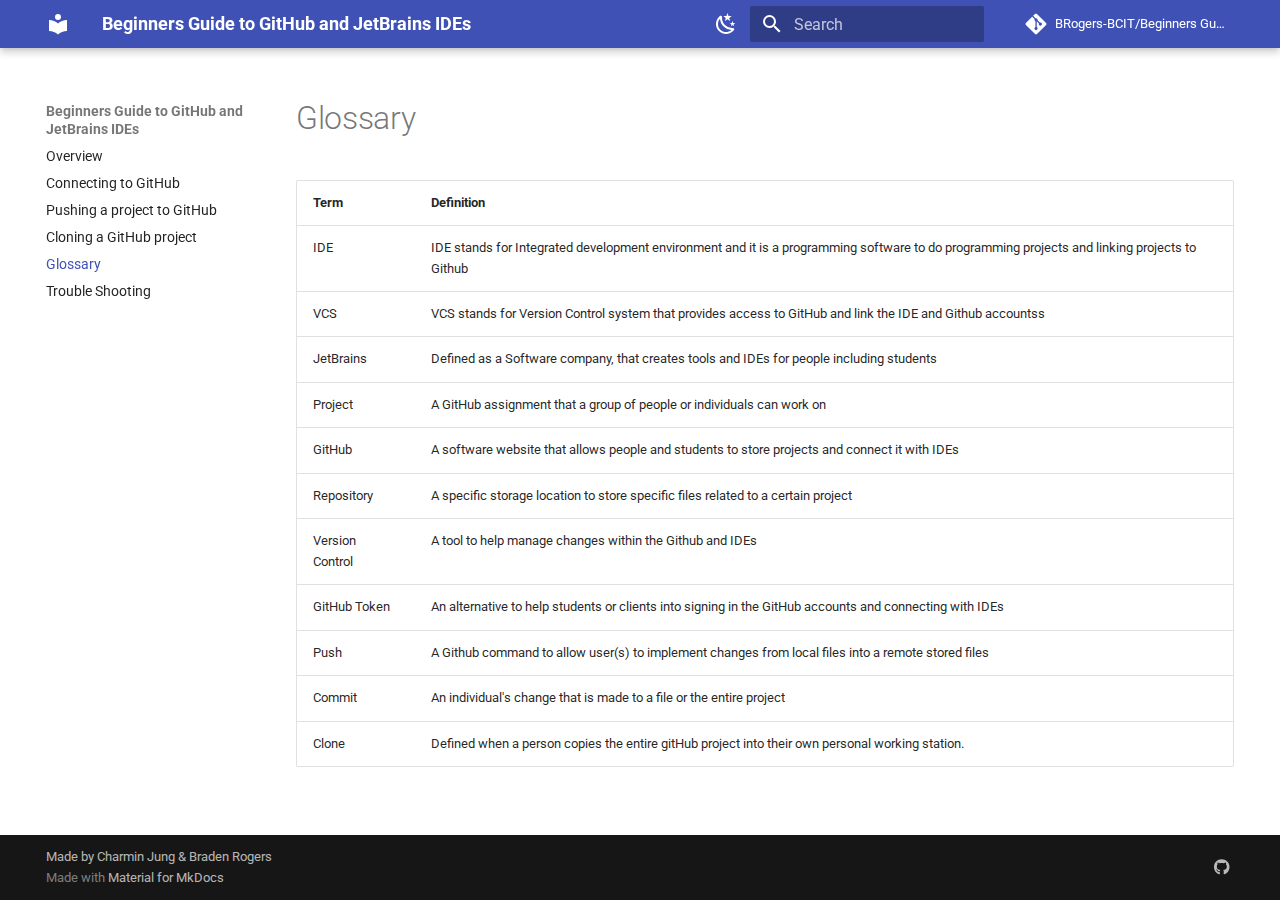
<file: 2216-User-Guide/site/Glossary/index.html>
<!doctype html>
<html lang="en" class="no-js">
  <head>
    
      <meta charset="utf-8">
      <meta name="viewport" content="width=device-width,initial-scale=1">
      
      
      
      
        <link rel="prev" href="../Cloning-a-GitHub-project/">
      
      
        <link rel="next" href="../TroubleShooting/">
      
      <link rel="icon" href="../assets/images/favicon.png">
      <meta name="generator" content="mkdocs-1.4.2, mkdocs-material-9.1.5">
    
    
      
        <title>Glossary - Beginners Guide to GitHub and JetBrains IDEs</title>
      
    
    
      <link rel="stylesheet" href="../assets/stylesheets/main.7a7fce14.min.css">
      
        
        <link rel="stylesheet" href="../assets/stylesheets/palette.a0c5b2b5.min.css">
      
      

    
    
    
      
        
        
        <link rel="preconnect" href="https://fonts.gstatic.com" crossorigin>
        <link rel="stylesheet" href="https://fonts.googleapis.com/css?family=Roboto:300,300i,400,400i,700,700i%7CRoboto+Mono:400,400i,700,700i&display=fallback">
        <style>:root{--md-text-font:"Roboto";--md-code-font:"Roboto Mono"}</style>
      
    
    
      <link rel="stylesheet" href="../stylesheets/extra.css">
    
    <script>__md_scope=new URL("..",location),__md_hash=e=>[...e].reduce((e,_)=>(e<<5)-e+_.charCodeAt(0),0),__md_get=(e,_=localStorage,t=__md_scope)=>JSON.parse(_.getItem(t.pathname+"."+e)),__md_set=(e,_,t=localStorage,a=__md_scope)=>{try{t.setItem(a.pathname+"."+e,JSON.stringify(_))}catch(e){}}</script>
    
      

    
    
    
  </head>
  
  
    
    
      
    
    
    
    
    <body dir="ltr" data-md-color-scheme="default" data-md-color-primary="indigo" data-md-color-accent="indigo">
  
    
    
      <script>var palette=__md_get("__palette");if(palette&&"object"==typeof palette.color)for(var key of Object.keys(palette.color))document.body.setAttribute("data-md-color-"+key,palette.color[key])</script>
    
    <input class="md-toggle" data-md-toggle="drawer" type="checkbox" id="__drawer" autocomplete="off">
    <input class="md-toggle" data-md-toggle="search" type="checkbox" id="__search" autocomplete="off">
    <label class="md-overlay" for="__drawer"></label>
    <div data-md-component="skip">
      
    </div>
    <div data-md-component="announce">
      
    </div>
    
    
      

  

<header class="md-header md-header--shadow" data-md-component="header">
  <nav class="md-header__inner md-grid" aria-label="Header">
    <a href=".." title="Beginners Guide to GitHub and JetBrains IDEs" class="md-header__button md-logo" aria-label="Beginners Guide to GitHub and JetBrains IDEs" data-md-component="logo">
      
  
  <svg xmlns="http://www.w3.org/2000/svg" viewBox="0 0 24 24"><path d="M12 8a3 3 0 0 0 3-3 3 3 0 0 0-3-3 3 3 0 0 0-3 3 3 3 0 0 0 3 3m0 3.54C9.64 9.35 6.5 8 3 8v11c3.5 0 6.64 1.35 9 3.54 2.36-2.19 5.5-3.54 9-3.54V8c-3.5 0-6.64 1.35-9 3.54Z"/></svg>

    </a>
    <label class="md-header__button md-icon" for="__drawer">
      <svg xmlns="http://www.w3.org/2000/svg" viewBox="0 0 24 24"><path d="M3 6h18v2H3V6m0 5h18v2H3v-2m0 5h18v2H3v-2Z"/></svg>
    </label>
    <div class="md-header__title" data-md-component="header-title">
      <div class="md-header__ellipsis">
        <div class="md-header__topic">
          <span class="md-ellipsis">
            Beginners Guide to GitHub and JetBrains IDEs
          </span>
        </div>
        <div class="md-header__topic" data-md-component="header-topic">
          <span class="md-ellipsis">
            
              Glossary
            
          </span>
        </div>
      </div>
    </div>
    
      <form class="md-header__option" data-md-component="palette">
        
          
          <input class="md-option" data-md-color-media="(prefers-color-scheme: light)" data-md-color-scheme="default" data-md-color-primary="indigo" data-md-color-accent="indigo"  aria-label="Switch to dark mode"  type="radio" name="__palette" id="__palette_1">
          
            <label class="md-header__button md-icon" title="Switch to dark mode" for="__palette_2" hidden>
              <svg xmlns="http://www.w3.org/2000/svg" viewBox="0 0 24 24"><path d="m17.75 4.09-2.53 1.94.91 3.06-2.63-1.81-2.63 1.81.91-3.06-2.53-1.94L12.44 4l1.06-3 1.06 3 3.19.09m3.5 6.91-1.64 1.25.59 1.98-1.7-1.17-1.7 1.17.59-1.98L15.75 11l2.06-.05L18.5 9l.69 1.95 2.06.05m-2.28 4.95c.83-.08 1.72 1.1 1.19 1.85-.32.45-.66.87-1.08 1.27C15.17 23 8.84 23 4.94 19.07c-3.91-3.9-3.91-10.24 0-14.14.4-.4.82-.76 1.27-1.08.75-.53 1.93.36 1.85 1.19-.27 2.86.69 5.83 2.89 8.02a9.96 9.96 0 0 0 8.02 2.89m-1.64 2.02a12.08 12.08 0 0 1-7.8-3.47c-2.17-2.19-3.33-5-3.49-7.82-2.81 3.14-2.7 7.96.31 10.98 3.02 3.01 7.84 3.12 10.98.31Z"/></svg>
            </label>
          
        
          
          <input class="md-option" data-md-color-media="(prefers-color-scheme: dark)" data-md-color-scheme="slate" data-md-color-primary="deep-purple" data-md-color-accent="deep-purple"  aria-label="Switch to light mode"  type="radio" name="__palette" id="__palette_2">
          
            <label class="md-header__button md-icon" title="Switch to light mode" for="__palette_1" hidden>
              <svg xmlns="http://www.w3.org/2000/svg" viewBox="0 0 24 24"><path d="M12 2a7 7 0 0 0-7 7c0 2.38 1.19 4.47 3 5.74V17a1 1 0 0 0 1 1h6a1 1 0 0 0 1-1v-2.26c1.81-1.27 3-3.36 3-5.74a7 7 0 0 0-7-7M9 21a1 1 0 0 0 1 1h4a1 1 0 0 0 1-1v-1H9v1Z"/></svg>
            </label>
          
        
      </form>
    
    
    
      <label class="md-header__button md-icon" for="__search">
        <svg xmlns="http://www.w3.org/2000/svg" viewBox="0 0 24 24"><path d="M9.5 3A6.5 6.5 0 0 1 16 9.5c0 1.61-.59 3.09-1.56 4.23l.27.27h.79l5 5-1.5 1.5-5-5v-.79l-.27-.27A6.516 6.516 0 0 1 9.5 16 6.5 6.5 0 0 1 3 9.5 6.5 6.5 0 0 1 9.5 3m0 2C7 5 5 7 5 9.5S7 14 9.5 14 14 12 14 9.5 12 5 9.5 5Z"/></svg>
      </label>
      <div class="md-search" data-md-component="search" role="dialog">
  <label class="md-search__overlay" for="__search"></label>
  <div class="md-search__inner" role="search">
    <form class="md-search__form" name="search">
      <input type="text" class="md-search__input" name="query" aria-label="Search" placeholder="Search" autocapitalize="off" autocorrect="off" autocomplete="off" spellcheck="false" data-md-component="search-query" required>
      <label class="md-search__icon md-icon" for="__search">
        <svg xmlns="http://www.w3.org/2000/svg" viewBox="0 0 24 24"><path d="M9.5 3A6.5 6.5 0 0 1 16 9.5c0 1.61-.59 3.09-1.56 4.23l.27.27h.79l5 5-1.5 1.5-5-5v-.79l-.27-.27A6.516 6.516 0 0 1 9.5 16 6.5 6.5 0 0 1 3 9.5 6.5 6.5 0 0 1 9.5 3m0 2C7 5 5 7 5 9.5S7 14 9.5 14 14 12 14 9.5 12 5 9.5 5Z"/></svg>
        <svg xmlns="http://www.w3.org/2000/svg" viewBox="0 0 24 24"><path d="M20 11v2H8l5.5 5.5-1.42 1.42L4.16 12l7.92-7.92L13.5 5.5 8 11h12Z"/></svg>
      </label>
      <nav class="md-search__options" aria-label="Search">
        
        <button type="reset" class="md-search__icon md-icon" title="Clear" aria-label="Clear" tabindex="-1">
          <svg xmlns="http://www.w3.org/2000/svg" viewBox="0 0 24 24"><path d="M19 6.41 17.59 5 12 10.59 6.41 5 5 6.41 10.59 12 5 17.59 6.41 19 12 13.41 17.59 19 19 17.59 13.41 12 19 6.41Z"/></svg>
        </button>
      </nav>
      
    </form>
    <div class="md-search__output">
      <div class="md-search__scrollwrap" data-md-scrollfix>
        <div class="md-search-result" data-md-component="search-result">
          <div class="md-search-result__meta">
            Initializing search
          </div>
          <ol class="md-search-result__list" role="presentation"></ol>
        </div>
      </div>
    </div>
  </div>
</div>
    
    
      <div class="md-header__source">
        <a href="https://github.com/BRogers-BCIT/Beginners-Guide-to-GitHub-and-JetBrains-IDEs" title="Go to repository" class="md-source" data-md-component="source">
  <div class="md-source__icon md-icon">
    
    <svg xmlns="http://www.w3.org/2000/svg" viewBox="0 0 448 512"><!--! Font Awesome Free 6.3.0 by @fontawesome - https://fontawesome.com License - https://fontawesome.com/license/free (Icons: CC BY 4.0, Fonts: SIL OFL 1.1, Code: MIT License) Copyright 2023 Fonticons, Inc.--><path d="M439.55 236.05 244 40.45a28.87 28.87 0 0 0-40.81 0l-40.66 40.63 51.52 51.52c27.06-9.14 52.68 16.77 43.39 43.68l49.66 49.66c34.23-11.8 61.18 31 35.47 56.69-26.49 26.49-70.21-2.87-56-37.34L240.22 199v121.85c25.3 12.54 22.26 41.85 9.08 55a34.34 34.34 0 0 1-48.55 0c-17.57-17.6-11.07-46.91 11.25-56v-123c-20.8-8.51-24.6-30.74-18.64-45L142.57 101 8.45 235.14a28.86 28.86 0 0 0 0 40.81l195.61 195.6a28.86 28.86 0 0 0 40.8 0l194.69-194.69a28.86 28.86 0 0 0 0-40.81z"/></svg>
  </div>
  <div class="md-source__repository">
    BRogers-BCIT/Beginners Guide to GitHub and JetBrains IDEs
  </div>
</a>
      </div>
    
  </nav>
  
</header>
    
    <div class="md-container" data-md-component="container">
      
      
        
          
        
      
      <main class="md-main" data-md-component="main">
        <div class="md-main__inner md-grid">
          
            
              
              <div class="md-sidebar md-sidebar--primary" data-md-component="sidebar" data-md-type="navigation" >
                <div class="md-sidebar__scrollwrap">
                  <div class="md-sidebar__inner">
                    


  

<nav class="md-nav md-nav--primary md-nav--integrated" aria-label="Navigation" data-md-level="0">
  <label class="md-nav__title" for="__drawer">
    <a href=".." title="Beginners Guide to GitHub and JetBrains IDEs" class="md-nav__button md-logo" aria-label="Beginners Guide to GitHub and JetBrains IDEs" data-md-component="logo">
      
  
  <svg xmlns="http://www.w3.org/2000/svg" viewBox="0 0 24 24"><path d="M12 8a3 3 0 0 0 3-3 3 3 0 0 0-3-3 3 3 0 0 0-3 3 3 3 0 0 0 3 3m0 3.54C9.64 9.35 6.5 8 3 8v11c3.5 0 6.64 1.35 9 3.54 2.36-2.19 5.5-3.54 9-3.54V8c-3.5 0-6.64 1.35-9 3.54Z"/></svg>

    </a>
    Beginners Guide to GitHub and JetBrains IDEs
  </label>
  
    <div class="md-nav__source">
      <a href="https://github.com/BRogers-BCIT/Beginners-Guide-to-GitHub-and-JetBrains-IDEs" title="Go to repository" class="md-source" data-md-component="source">
  <div class="md-source__icon md-icon">
    
    <svg xmlns="http://www.w3.org/2000/svg" viewBox="0 0 448 512"><!--! Font Awesome Free 6.3.0 by @fontawesome - https://fontawesome.com License - https://fontawesome.com/license/free (Icons: CC BY 4.0, Fonts: SIL OFL 1.1, Code: MIT License) Copyright 2023 Fonticons, Inc.--><path d="M439.55 236.05 244 40.45a28.87 28.87 0 0 0-40.81 0l-40.66 40.63 51.52 51.52c27.06-9.14 52.68 16.77 43.39 43.68l49.66 49.66c34.23-11.8 61.18 31 35.47 56.69-26.49 26.49-70.21-2.87-56-37.34L240.22 199v121.85c25.3 12.54 22.26 41.85 9.08 55a34.34 34.34 0 0 1-48.55 0c-17.57-17.6-11.07-46.91 11.25-56v-123c-20.8-8.51-24.6-30.74-18.64-45L142.57 101 8.45 235.14a28.86 28.86 0 0 0 0 40.81l195.61 195.6a28.86 28.86 0 0 0 40.8 0l194.69-194.69a28.86 28.86 0 0 0 0-40.81z"/></svg>
  </div>
  <div class="md-source__repository">
    BRogers-BCIT/Beginners Guide to GitHub and JetBrains IDEs
  </div>
</a>
    </div>
  
  <ul class="md-nav__list" data-md-scrollfix>
    
      
      
      

  
  
  
    <li class="md-nav__item">
      <a href=".." class="md-nav__link">
        Overview
      </a>
    </li>
  

    
      
      
      

  
  
  
    <li class="md-nav__item">
      <a href="../Connecting-to-GitHub/" class="md-nav__link">
        Connecting to GitHub
      </a>
    </li>
  

    
      
      
      

  
  
  
    <li class="md-nav__item">
      <a href="../Pushing-a-project-to-GitHub/" class="md-nav__link">
        Pushing a project to GitHub
      </a>
    </li>
  

    
      
      
      

  
  
  
    <li class="md-nav__item">
      <a href="../Cloning-a-GitHub-project/" class="md-nav__link">
        Cloning a GitHub project
      </a>
    </li>
  

    
      
      
      

  
  
    
  
  
    <li class="md-nav__item md-nav__item--active">
      
      <input class="md-nav__toggle md-toggle" type="checkbox" id="__toc">
      
      
      
      <a href="./" class="md-nav__link md-nav__link--active">
        Glossary
      </a>
      
    </li>
  

    
      
      
      

  
  
  
    <li class="md-nav__item">
      <a href="../TroubleShooting/" class="md-nav__link">
        Trouble Shooting
      </a>
    </li>
  

    
  </ul>
</nav>
                  </div>
                </div>
              </div>
            
            
          
          
            <div class="md-content" data-md-component="content">
              <article class="md-content__inner md-typeset">
                
                  

  
  


  <h1>Glossary</h1>

<table>
<thead>
<tr>
<th>Term</th>
<th>Definition</th>
</tr>
</thead>
<tbody>
<tr>
<td>IDE</td>
<td>IDE stands for Integrated development environment and it is a programming software to do programming projects and linking projects to Github</td>
</tr>
<tr>
<td>VCS</td>
<td>VCS stands for Version Control system that provides access to GitHub and link the IDE and Github accountss</td>
</tr>
<tr>
<td>JetBrains</td>
<td>Defined as a Software company, that creates tools and IDEs for people including students</td>
</tr>
<tr>
<td>Project</td>
<td>A GitHub assignment that a group of people or individuals can work on</td>
</tr>
<tr>
<td>GitHub</td>
<td>A software website that allows people and students to store projects and connect it with IDEs</td>
</tr>
<tr>
<td>Repository</td>
<td>A specific storage location to store specific files related to a certain project</td>
</tr>
<tr>
<td>Version Control</td>
<td>A tool to help manage changes within the Github and IDEs</td>
</tr>
<tr>
<td>GitHub Token</td>
<td>An alternative to help students or clients into signing in the GitHub accounts and connecting with IDEs</td>
</tr>
<tr>
<td>Push</td>
<td>A Github command to allow user(s) to implement changes from local files into a remote stored files</td>
</tr>
<tr>
<td>Commit</td>
<td>An individual's change that is made to a file or the entire project</td>
</tr>
<tr>
<td>Clone</td>
<td>Defined when a person copies the entire gitHub project into their own personal working station.</td>
</tr>
</tbody>
</table>





                
              </article>
            </div>
          
          
        </div>
        
          <button type="button" class="md-top md-icon" data-md-component="top" hidden>
            <svg xmlns="http://www.w3.org/2000/svg" viewBox="0 0 24 24"><path d="M13 20h-2V8l-5.5 5.5-1.42-1.42L12 4.16l7.92 7.92-1.42 1.42L13 8v12Z"/></svg>
            Back to top
          </button>
        
      </main>
      
        <footer class="md-footer">
  
  <div class="md-footer-meta md-typeset">
    <div class="md-footer-meta__inner md-grid">
      <div class="md-copyright">
  
    <div class="md-copyright__highlight">
      Made by Charmin Jung & Braden Rogers
    </div>
  
  
    Made with
    <a href="https://squidfunk.github.io/mkdocs-material/" target="_blank" rel="noopener">
      Material for MkDocs
    </a>
  
</div>
      
        <div class="md-social">
  
    
    
    
    
    <a href="https://github.com/BRogers-BCIT/Beginners-Guide-to-GitHub-and-JetBrains-IDEs" target="_blank" rel="noopener" title="GitHub" class="md-social__link">
      <svg xmlns="http://www.w3.org/2000/svg" viewBox="0 0 496 512"><!--! Font Awesome Free 6.3.0 by @fontawesome - https://fontawesome.com License - https://fontawesome.com/license/free (Icons: CC BY 4.0, Fonts: SIL OFL 1.1, Code: MIT License) Copyright 2023 Fonticons, Inc.--><path d="M165.9 397.4c0 2-2.3 3.6-5.2 3.6-3.3.3-5.6-1.3-5.6-3.6 0-2 2.3-3.6 5.2-3.6 3-.3 5.6 1.3 5.6 3.6zm-31.1-4.5c-.7 2 1.3 4.3 4.3 4.9 2.6 1 5.6 0 6.2-2s-1.3-4.3-4.3-5.2c-2.6-.7-5.5.3-6.2 2.3zm44.2-1.7c-2.9.7-4.9 2.6-4.6 4.9.3 2 2.9 3.3 5.9 2.6 2.9-.7 4.9-2.6 4.6-4.6-.3-1.9-3-3.2-5.9-2.9zM244.8 8C106.1 8 0 113.3 0 252c0 110.9 69.8 205.8 169.5 239.2 12.8 2.3 17.3-5.6 17.3-12.1 0-6.2-.3-40.4-.3-61.4 0 0-70 15-84.7-29.8 0 0-11.4-29.1-27.8-36.6 0 0-22.9-15.7 1.6-15.4 0 0 24.9 2 38.6 25.8 21.9 38.6 58.6 27.5 72.9 20.9 2.3-16 8.8-27.1 16-33.7-55.9-6.2-112.3-14.3-112.3-110.5 0-27.5 7.6-41.3 23.6-58.9-2.6-6.5-11.1-33.3 2.6-67.9 20.9-6.5 69 27 69 27 20-5.6 41.5-8.5 62.8-8.5s42.8 2.9 62.8 8.5c0 0 48.1-33.6 69-27 13.7 34.7 5.2 61.4 2.6 67.9 16 17.7 25.8 31.5 25.8 58.9 0 96.5-58.9 104.2-114.8 110.5 9.2 7.9 17 22.9 17 46.4 0 33.7-.3 75.4-.3 83.6 0 6.5 4.6 14.4 17.3 12.1C428.2 457.8 496 362.9 496 252 496 113.3 383.5 8 244.8 8zM97.2 352.9c-1.3 1-1 3.3.7 5.2 1.6 1.6 3.9 2.3 5.2 1 1.3-1 1-3.3-.7-5.2-1.6-1.6-3.9-2.3-5.2-1zm-10.8-8.1c-.7 1.3.3 2.9 2.3 3.9 1.6 1 3.6.7 4.3-.7.7-1.3-.3-2.9-2.3-3.9-2-.6-3.6-.3-4.3.7zm32.4 35.6c-1.6 1.3-1 4.3 1.3 6.2 2.3 2.3 5.2 2.6 6.5 1 1.3-1.3.7-4.3-1.3-6.2-2.2-2.3-5.2-2.6-6.5-1zm-11.4-14.7c-1.6 1-1.6 3.6 0 5.9 1.6 2.3 4.3 3.3 5.6 2.3 1.6-1.3 1.6-3.9 0-6.2-1.4-2.3-4-3.3-5.6-2z"/></svg>
    </a>
  
</div>
      
    </div>
  </div>
</footer>
      
    </div>
    <div class="md-dialog" data-md-component="dialog">
      <div class="md-dialog__inner md-typeset"></div>
    </div>
    
    <script id="__config" type="application/json">{"base": "..", "features": ["navigation.sections", "navigation.top", "toc.integrate"], "search": "../assets/javascripts/workers/search.208ed371.min.js", "translations": {"clipboard.copied": "Copied to clipboard", "clipboard.copy": "Copy to clipboard", "search.result.more.one": "1 more on this page", "search.result.more.other": "# more on this page", "search.result.none": "No matching documents", "search.result.one": "1 matching document", "search.result.other": "# matching documents", "search.result.placeholder": "Type to start searching", "search.result.term.missing": "Missing", "select.version": "Select version"}}</script>
    
    
      <script src="../assets/javascripts/bundle.407015b8.min.js"></script>
      
    
  </body>
</html>
</file>
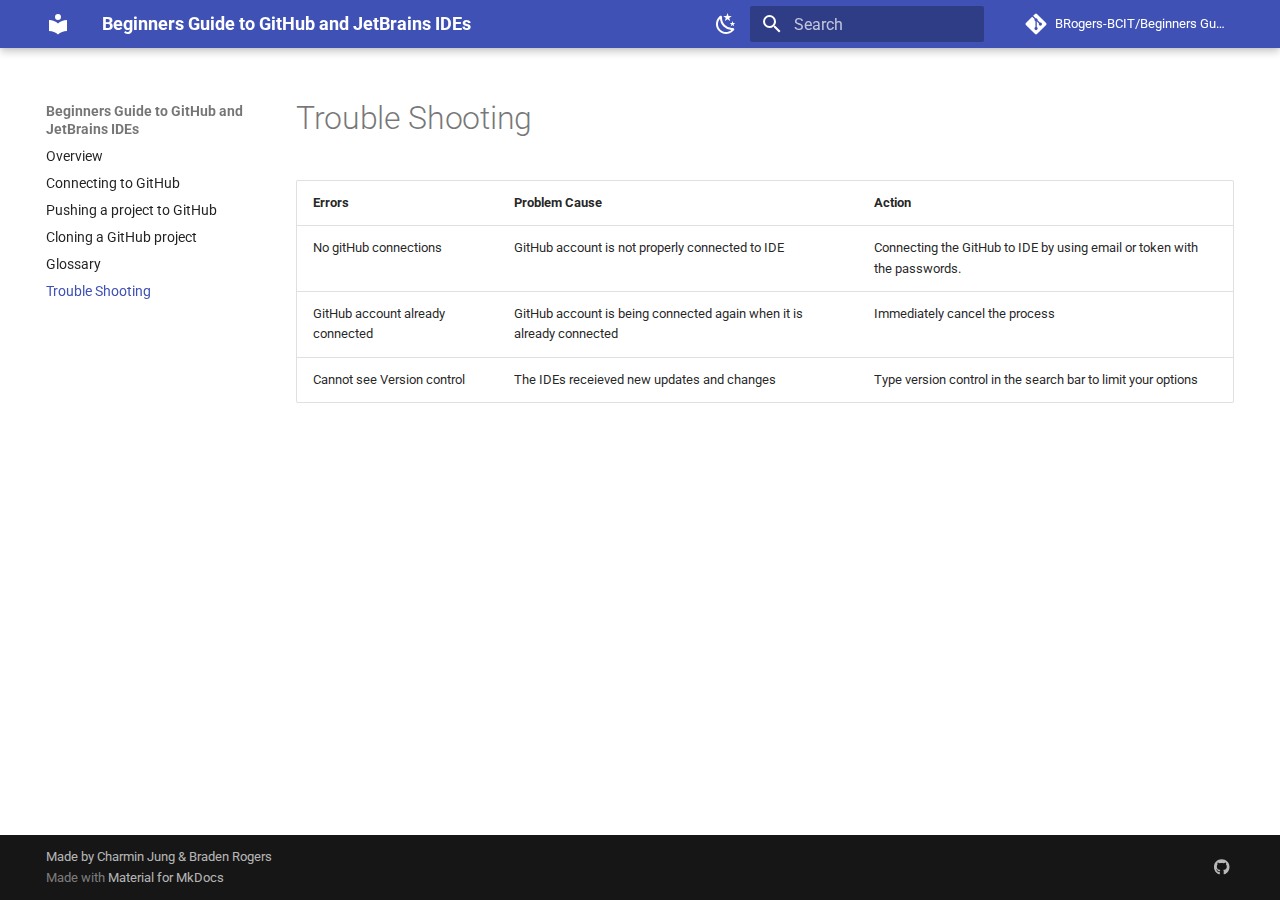
<file: 2216-User-Guide/site/TroubleShooting/index.html>
<!doctype html>
<html lang="en" class="no-js">
  <head>
    
      <meta charset="utf-8">
      <meta name="viewport" content="width=device-width,initial-scale=1">
      
      
      
      
        <link rel="prev" href="../Glossary/">
      
      
      <link rel="icon" href="../assets/images/favicon.png">
      <meta name="generator" content="mkdocs-1.4.2, mkdocs-material-9.1.5">
    
    
      
        <title>Trouble Shooting - Beginners Guide to GitHub and JetBrains IDEs</title>
      
    
    
      <link rel="stylesheet" href="../assets/stylesheets/main.7a7fce14.min.css">
      
        
        <link rel="stylesheet" href="../assets/stylesheets/palette.a0c5b2b5.min.css">
      
      

    
    
    
      
        
        
        <link rel="preconnect" href="https://fonts.gstatic.com" crossorigin>
        <link rel="stylesheet" href="https://fonts.googleapis.com/css?family=Roboto:300,300i,400,400i,700,700i%7CRoboto+Mono:400,400i,700,700i&display=fallback">
        <style>:root{--md-text-font:"Roboto";--md-code-font:"Roboto Mono"}</style>
      
    
    
      <link rel="stylesheet" href="../stylesheets/extra.css">
    
    <script>__md_scope=new URL("..",location),__md_hash=e=>[...e].reduce((e,_)=>(e<<5)-e+_.charCodeAt(0),0),__md_get=(e,_=localStorage,t=__md_scope)=>JSON.parse(_.getItem(t.pathname+"."+e)),__md_set=(e,_,t=localStorage,a=__md_scope)=>{try{t.setItem(a.pathname+"."+e,JSON.stringify(_))}catch(e){}}</script>
    
      

    
    
    
  </head>
  
  
    
    
      
    
    
    
    
    <body dir="ltr" data-md-color-scheme="default" data-md-color-primary="indigo" data-md-color-accent="indigo">
  
    
    
      <script>var palette=__md_get("__palette");if(palette&&"object"==typeof palette.color)for(var key of Object.keys(palette.color))document.body.setAttribute("data-md-color-"+key,palette.color[key])</script>
    
    <input class="md-toggle" data-md-toggle="drawer" type="checkbox" id="__drawer" autocomplete="off">
    <input class="md-toggle" data-md-toggle="search" type="checkbox" id="__search" autocomplete="off">
    <label class="md-overlay" for="__drawer"></label>
    <div data-md-component="skip">
      
    </div>
    <div data-md-component="announce">
      
    </div>
    
    
      

  

<header class="md-header md-header--shadow" data-md-component="header">
  <nav class="md-header__inner md-grid" aria-label="Header">
    <a href=".." title="Beginners Guide to GitHub and JetBrains IDEs" class="md-header__button md-logo" aria-label="Beginners Guide to GitHub and JetBrains IDEs" data-md-component="logo">
      
  
  <svg xmlns="http://www.w3.org/2000/svg" viewBox="0 0 24 24"><path d="M12 8a3 3 0 0 0 3-3 3 3 0 0 0-3-3 3 3 0 0 0-3 3 3 3 0 0 0 3 3m0 3.54C9.64 9.35 6.5 8 3 8v11c3.5 0 6.64 1.35 9 3.54 2.36-2.19 5.5-3.54 9-3.54V8c-3.5 0-6.64 1.35-9 3.54Z"/></svg>

    </a>
    <label class="md-header__button md-icon" for="__drawer">
      <svg xmlns="http://www.w3.org/2000/svg" viewBox="0 0 24 24"><path d="M3 6h18v2H3V6m0 5h18v2H3v-2m0 5h18v2H3v-2Z"/></svg>
    </label>
    <div class="md-header__title" data-md-component="header-title">
      <div class="md-header__ellipsis">
        <div class="md-header__topic">
          <span class="md-ellipsis">
            Beginners Guide to GitHub and JetBrains IDEs
          </span>
        </div>
        <div class="md-header__topic" data-md-component="header-topic">
          <span class="md-ellipsis">
            
              Trouble Shooting
            
          </span>
        </div>
      </div>
    </div>
    
      <form class="md-header__option" data-md-component="palette">
        
          
          <input class="md-option" data-md-color-media="(prefers-color-scheme: light)" data-md-color-scheme="default" data-md-color-primary="indigo" data-md-color-accent="indigo"  aria-label="Switch to dark mode"  type="radio" name="__palette" id="__palette_1">
          
            <label class="md-header__button md-icon" title="Switch to dark mode" for="__palette_2" hidden>
              <svg xmlns="http://www.w3.org/2000/svg" viewBox="0 0 24 24"><path d="m17.75 4.09-2.53 1.94.91 3.06-2.63-1.81-2.63 1.81.91-3.06-2.53-1.94L12.44 4l1.06-3 1.06 3 3.19.09m3.5 6.91-1.64 1.25.59 1.98-1.7-1.17-1.7 1.17.59-1.98L15.75 11l2.06-.05L18.5 9l.69 1.95 2.06.05m-2.28 4.95c.83-.08 1.72 1.1 1.19 1.85-.32.45-.66.87-1.08 1.27C15.17 23 8.84 23 4.94 19.07c-3.91-3.9-3.91-10.24 0-14.14.4-.4.82-.76 1.27-1.08.75-.53 1.93.36 1.85 1.19-.27 2.86.69 5.83 2.89 8.02a9.96 9.96 0 0 0 8.02 2.89m-1.64 2.02a12.08 12.08 0 0 1-7.8-3.47c-2.17-2.19-3.33-5-3.49-7.82-2.81 3.14-2.7 7.96.31 10.98 3.02 3.01 7.84 3.12 10.98.31Z"/></svg>
            </label>
          
        
          
          <input class="md-option" data-md-color-media="(prefers-color-scheme: dark)" data-md-color-scheme="slate" data-md-color-primary="deep-purple" data-md-color-accent="deep-purple"  aria-label="Switch to light mode"  type="radio" name="__palette" id="__palette_2">
          
            <label class="md-header__button md-icon" title="Switch to light mode" for="__palette_1" hidden>
              <svg xmlns="http://www.w3.org/2000/svg" viewBox="0 0 24 24"><path d="M12 2a7 7 0 0 0-7 7c0 2.38 1.19 4.47 3 5.74V17a1 1 0 0 0 1 1h6a1 1 0 0 0 1-1v-2.26c1.81-1.27 3-3.36 3-5.74a7 7 0 0 0-7-7M9 21a1 1 0 0 0 1 1h4a1 1 0 0 0 1-1v-1H9v1Z"/></svg>
            </label>
          
        
      </form>
    
    
    
      <label class="md-header__button md-icon" for="__search">
        <svg xmlns="http://www.w3.org/2000/svg" viewBox="0 0 24 24"><path d="M9.5 3A6.5 6.5 0 0 1 16 9.5c0 1.61-.59 3.09-1.56 4.23l.27.27h.79l5 5-1.5 1.5-5-5v-.79l-.27-.27A6.516 6.516 0 0 1 9.5 16 6.5 6.5 0 0 1 3 9.5 6.5 6.5 0 0 1 9.5 3m0 2C7 5 5 7 5 9.5S7 14 9.5 14 14 12 14 9.5 12 5 9.5 5Z"/></svg>
      </label>
      <div class="md-search" data-md-component="search" role="dialog">
  <label class="md-search__overlay" for="__search"></label>
  <div class="md-search__inner" role="search">
    <form class="md-search__form" name="search">
      <input type="text" class="md-search__input" name="query" aria-label="Search" placeholder="Search" autocapitalize="off" autocorrect="off" autocomplete="off" spellcheck="false" data-md-component="search-query" required>
      <label class="md-search__icon md-icon" for="__search">
        <svg xmlns="http://www.w3.org/2000/svg" viewBox="0 0 24 24"><path d="M9.5 3A6.5 6.5 0 0 1 16 9.5c0 1.61-.59 3.09-1.56 4.23l.27.27h.79l5 5-1.5 1.5-5-5v-.79l-.27-.27A6.516 6.516 0 0 1 9.5 16 6.5 6.5 0 0 1 3 9.5 6.5 6.5 0 0 1 9.5 3m0 2C7 5 5 7 5 9.5S7 14 9.5 14 14 12 14 9.5 12 5 9.5 5Z"/></svg>
        <svg xmlns="http://www.w3.org/2000/svg" viewBox="0 0 24 24"><path d="M20 11v2H8l5.5 5.5-1.42 1.42L4.16 12l7.92-7.92L13.5 5.5 8 11h12Z"/></svg>
      </label>
      <nav class="md-search__options" aria-label="Search">
        
        <button type="reset" class="md-search__icon md-icon" title="Clear" aria-label="Clear" tabindex="-1">
          <svg xmlns="http://www.w3.org/2000/svg" viewBox="0 0 24 24"><path d="M19 6.41 17.59 5 12 10.59 6.41 5 5 6.41 10.59 12 5 17.59 6.41 19 12 13.41 17.59 19 19 17.59 13.41 12 19 6.41Z"/></svg>
        </button>
      </nav>
      
    </form>
    <div class="md-search__output">
      <div class="md-search__scrollwrap" data-md-scrollfix>
        <div class="md-search-result" data-md-component="search-result">
          <div class="md-search-result__meta">
            Initializing search
          </div>
          <ol class="md-search-result__list" role="presentation"></ol>
        </div>
      </div>
    </div>
  </div>
</div>
    
    
      <div class="md-header__source">
        <a href="https://github.com/BRogers-BCIT/Beginners-Guide-to-GitHub-and-JetBrains-IDEs" title="Go to repository" class="md-source" data-md-component="source">
  <div class="md-source__icon md-icon">
    
    <svg xmlns="http://www.w3.org/2000/svg" viewBox="0 0 448 512"><!--! Font Awesome Free 6.3.0 by @fontawesome - https://fontawesome.com License - https://fontawesome.com/license/free (Icons: CC BY 4.0, Fonts: SIL OFL 1.1, Code: MIT License) Copyright 2023 Fonticons, Inc.--><path d="M439.55 236.05 244 40.45a28.87 28.87 0 0 0-40.81 0l-40.66 40.63 51.52 51.52c27.06-9.14 52.68 16.77 43.39 43.68l49.66 49.66c34.23-11.8 61.18 31 35.47 56.69-26.49 26.49-70.21-2.87-56-37.34L240.22 199v121.85c25.3 12.54 22.26 41.85 9.08 55a34.34 34.34 0 0 1-48.55 0c-17.57-17.6-11.07-46.91 11.25-56v-123c-20.8-8.51-24.6-30.74-18.64-45L142.57 101 8.45 235.14a28.86 28.86 0 0 0 0 40.81l195.61 195.6a28.86 28.86 0 0 0 40.8 0l194.69-194.69a28.86 28.86 0 0 0 0-40.81z"/></svg>
  </div>
  <div class="md-source__repository">
    BRogers-BCIT/Beginners Guide to GitHub and JetBrains IDEs
  </div>
</a>
      </div>
    
  </nav>
  
</header>
    
    <div class="md-container" data-md-component="container">
      
      
        
          
        
      
      <main class="md-main" data-md-component="main">
        <div class="md-main__inner md-grid">
          
            
              
              <div class="md-sidebar md-sidebar--primary" data-md-component="sidebar" data-md-type="navigation" >
                <div class="md-sidebar__scrollwrap">
                  <div class="md-sidebar__inner">
                    


  

<nav class="md-nav md-nav--primary md-nav--integrated" aria-label="Navigation" data-md-level="0">
  <label class="md-nav__title" for="__drawer">
    <a href=".." title="Beginners Guide to GitHub and JetBrains IDEs" class="md-nav__button md-logo" aria-label="Beginners Guide to GitHub and JetBrains IDEs" data-md-component="logo">
      
  
  <svg xmlns="http://www.w3.org/2000/svg" viewBox="0 0 24 24"><path d="M12 8a3 3 0 0 0 3-3 3 3 0 0 0-3-3 3 3 0 0 0-3 3 3 3 0 0 0 3 3m0 3.54C9.64 9.35 6.5 8 3 8v11c3.5 0 6.64 1.35 9 3.54 2.36-2.19 5.5-3.54 9-3.54V8c-3.5 0-6.64 1.35-9 3.54Z"/></svg>

    </a>
    Beginners Guide to GitHub and JetBrains IDEs
  </label>
  
    <div class="md-nav__source">
      <a href="https://github.com/BRogers-BCIT/Beginners-Guide-to-GitHub-and-JetBrains-IDEs" title="Go to repository" class="md-source" data-md-component="source">
  <div class="md-source__icon md-icon">
    
    <svg xmlns="http://www.w3.org/2000/svg" viewBox="0 0 448 512"><!--! Font Awesome Free 6.3.0 by @fontawesome - https://fontawesome.com License - https://fontawesome.com/license/free (Icons: CC BY 4.0, Fonts: SIL OFL 1.1, Code: MIT License) Copyright 2023 Fonticons, Inc.--><path d="M439.55 236.05 244 40.45a28.87 28.87 0 0 0-40.81 0l-40.66 40.63 51.52 51.52c27.06-9.14 52.68 16.77 43.39 43.68l49.66 49.66c34.23-11.8 61.18 31 35.47 56.69-26.49 26.49-70.21-2.87-56-37.34L240.22 199v121.85c25.3 12.54 22.26 41.85 9.08 55a34.34 34.34 0 0 1-48.55 0c-17.57-17.6-11.07-46.91 11.25-56v-123c-20.8-8.51-24.6-30.74-18.64-45L142.57 101 8.45 235.14a28.86 28.86 0 0 0 0 40.81l195.61 195.6a28.86 28.86 0 0 0 40.8 0l194.69-194.69a28.86 28.86 0 0 0 0-40.81z"/></svg>
  </div>
  <div class="md-source__repository">
    BRogers-BCIT/Beginners Guide to GitHub and JetBrains IDEs
  </div>
</a>
    </div>
  
  <ul class="md-nav__list" data-md-scrollfix>
    
      
      
      

  
  
  
    <li class="md-nav__item">
      <a href=".." class="md-nav__link">
        Overview
      </a>
    </li>
  

    
      
      
      

  
  
  
    <li class="md-nav__item">
      <a href="../Connecting-to-GitHub/" class="md-nav__link">
        Connecting to GitHub
      </a>
    </li>
  

    
      
      
      

  
  
  
    <li class="md-nav__item">
      <a href="../Pushing-a-project-to-GitHub/" class="md-nav__link">
        Pushing a project to GitHub
      </a>
    </li>
  

    
      
      
      

  
  
  
    <li class="md-nav__item">
      <a href="../Cloning-a-GitHub-project/" class="md-nav__link">
        Cloning a GitHub project
      </a>
    </li>
  

    
      
      
      

  
  
  
    <li class="md-nav__item">
      <a href="../Glossary/" class="md-nav__link">
        Glossary
      </a>
    </li>
  

    
      
      
      

  
  
    
  
  
    <li class="md-nav__item md-nav__item--active">
      
      <input class="md-nav__toggle md-toggle" type="checkbox" id="__toc">
      
      
      
      <a href="./" class="md-nav__link md-nav__link--active">
        Trouble Shooting
      </a>
      
    </li>
  

    
  </ul>
</nav>
                  </div>
                </div>
              </div>
            
            
          
          
            <div class="md-content" data-md-component="content">
              <article class="md-content__inner md-typeset">
                
                  

  
  


  <h1>Trouble Shooting</h1>

<table>
<thead>
<tr>
<th>Errors</th>
<th>Problem Cause</th>
<th>Action</th>
</tr>
</thead>
<tbody>
<tr>
<td>No gitHub connections</td>
<td>GitHub account is not properly connected to IDE</td>
<td>Connecting the GitHub to IDE by using email or token with the passwords.</td>
</tr>
<tr>
<td>GitHub account already connected</td>
<td>GitHub account is being connected again when it is already connected</td>
<td>Immediately cancel the process</td>
</tr>
<tr>
<td>Cannot see Version control</td>
<td>The IDEs receieved new updates and changes</td>
<td>Type version control in the search bar to limit your options</td>
</tr>
</tbody>
</table>





                
              </article>
            </div>
          
          
        </div>
        
          <button type="button" class="md-top md-icon" data-md-component="top" hidden>
            <svg xmlns="http://www.w3.org/2000/svg" viewBox="0 0 24 24"><path d="M13 20h-2V8l-5.5 5.5-1.42-1.42L12 4.16l7.92 7.92-1.42 1.42L13 8v12Z"/></svg>
            Back to top
          </button>
        
      </main>
      
        <footer class="md-footer">
  
  <div class="md-footer-meta md-typeset">
    <div class="md-footer-meta__inner md-grid">
      <div class="md-copyright">
  
    <div class="md-copyright__highlight">
      Made by Charmin Jung & Braden Rogers
    </div>
  
  
    Made with
    <a href="https://squidfunk.github.io/mkdocs-material/" target="_blank" rel="noopener">
      Material for MkDocs
    </a>
  
</div>
      
        <div class="md-social">
  
    
    
    
    
    <a href="https://github.com/BRogers-BCIT/Beginners-Guide-to-GitHub-and-JetBrains-IDEs" target="_blank" rel="noopener" title="GitHub" class="md-social__link">
      <svg xmlns="http://www.w3.org/2000/svg" viewBox="0 0 496 512"><!--! Font Awesome Free 6.3.0 by @fontawesome - https://fontawesome.com License - https://fontawesome.com/license/free (Icons: CC BY 4.0, Fonts: SIL OFL 1.1, Code: MIT License) Copyright 2023 Fonticons, Inc.--><path d="M165.9 397.4c0 2-2.3 3.6-5.2 3.6-3.3.3-5.6-1.3-5.6-3.6 0-2 2.3-3.6 5.2-3.6 3-.3 5.6 1.3 5.6 3.6zm-31.1-4.5c-.7 2 1.3 4.3 4.3 4.9 2.6 1 5.6 0 6.2-2s-1.3-4.3-4.3-5.2c-2.6-.7-5.5.3-6.2 2.3zm44.2-1.7c-2.9.7-4.9 2.6-4.6 4.9.3 2 2.9 3.3 5.9 2.6 2.9-.7 4.9-2.6 4.6-4.6-.3-1.9-3-3.2-5.9-2.9zM244.8 8C106.1 8 0 113.3 0 252c0 110.9 69.8 205.8 169.5 239.2 12.8 2.3 17.3-5.6 17.3-12.1 0-6.2-.3-40.4-.3-61.4 0 0-70 15-84.7-29.8 0 0-11.4-29.1-27.8-36.6 0 0-22.9-15.7 1.6-15.4 0 0 24.9 2 38.6 25.8 21.9 38.6 58.6 27.5 72.9 20.9 2.3-16 8.8-27.1 16-33.7-55.9-6.2-112.3-14.3-112.3-110.5 0-27.5 7.6-41.3 23.6-58.9-2.6-6.5-11.1-33.3 2.6-67.9 20.9-6.5 69 27 69 27 20-5.6 41.5-8.5 62.8-8.5s42.8 2.9 62.8 8.5c0 0 48.1-33.6 69-27 13.7 34.7 5.2 61.4 2.6 67.9 16 17.7 25.8 31.5 25.8 58.9 0 96.5-58.9 104.2-114.8 110.5 9.2 7.9 17 22.9 17 46.4 0 33.7-.3 75.4-.3 83.6 0 6.5 4.6 14.4 17.3 12.1C428.2 457.8 496 362.9 496 252 496 113.3 383.5 8 244.8 8zM97.2 352.9c-1.3 1-1 3.3.7 5.2 1.6 1.6 3.9 2.3 5.2 1 1.3-1 1-3.3-.7-5.2-1.6-1.6-3.9-2.3-5.2-1zm-10.8-8.1c-.7 1.3.3 2.9 2.3 3.9 1.6 1 3.6.7 4.3-.7.7-1.3-.3-2.9-2.3-3.9-2-.6-3.6-.3-4.3.7zm32.4 35.6c-1.6 1.3-1 4.3 1.3 6.2 2.3 2.3 5.2 2.6 6.5 1 1.3-1.3.7-4.3-1.3-6.2-2.2-2.3-5.2-2.6-6.5-1zm-11.4-14.7c-1.6 1-1.6 3.6 0 5.9 1.6 2.3 4.3 3.3 5.6 2.3 1.6-1.3 1.6-3.9 0-6.2-1.4-2.3-4-3.3-5.6-2z"/></svg>
    </a>
  
</div>
      
    </div>
  </div>
</footer>
      
    </div>
    <div class="md-dialog" data-md-component="dialog">
      <div class="md-dialog__inner md-typeset"></div>
    </div>
    
    <script id="__config" type="application/json">{"base": "..", "features": ["navigation.sections", "navigation.top", "toc.integrate"], "search": "../assets/javascripts/workers/search.208ed371.min.js", "translations": {"clipboard.copied": "Copied to clipboard", "clipboard.copy": "Copy to clipboard", "search.result.more.one": "1 more on this page", "search.result.more.other": "# more on this page", "search.result.none": "No matching documents", "search.result.one": "1 matching document", "search.result.other": "# matching documents", "search.result.placeholder": "Type to start searching", "search.result.term.missing": "Missing", "select.version": "Select version"}}</script>
    
    
      <script src="../assets/javascripts/bundle.407015b8.min.js"></script>
      
    
  </body>
</html>
</file>
<file: stylesheets/extra.css>
img {
    max-height: 550px !important;
    max-width: 750px !important;
    height: auto;
    width: auto;
}

ul {
    list-style-type: none;
}
</file>
<file: 2216-User-Guide/site/stylesheets/extra.css>
img {
    max-height: 550px !important;
    max-width: 750px !important;
    height: auto;
    width: auto;
}
</file>
<file: user-guide/site/stylesheets/extra.css>
img {
    max-height: 550px !important;
    max-width: 750px !important;
    height: auto;
    width: auto;
}
</file>
<file: assets/stylesheets/main.7a7fce14.min.css>
@charset "UTF-8";html{-webkit-text-size-adjust:none;-moz-text-size-adjust:none;text-size-adjust:none;box-sizing:border-box}*,:after,:before{box-sizing:inherit}@media (prefers-reduced-motion){*,:after,:before{transition:none!important}}body{margin:0}a,button,input,label{-webkit-tap-highlight-color:transparent}a{color:inherit;text-decoration:none}hr{border:0;box-sizing:initial;display:block;height:.05rem;overflow:visible;padding:0}small{font-size:80%}sub,sup{line-height:1em}img{border-style:none}table{border-collapse:initial;border-spacing:0}td,th{font-weight:400;vertical-align:top}button{background:#0000;border:0;font-family:inherit;font-size:inherit;margin:0;padding:0}input{border:0;outline:none}:root{--md-primary-fg-color:#4051b5;--md-primary-fg-color--light:#5d6cc0;--md-primary-fg-color--dark:#303fa1;--md-primary-bg-color:#fff;--md-primary-bg-color--light:#ffffffb3;--md-accent-fg-color:#526cfe;--md-accent-fg-color--transparent:#526cfe1a;--md-accent-bg-color:#fff;--md-accent-bg-color--light:#ffffffb3}:root,[data-md-color-scheme=default]{--md-default-fg-color:#000000de;--md-default-fg-color--light:#0000008a;--md-default-fg-color--lighter:#00000052;--md-default-fg-color--lightest:#00000012;--md-default-bg-color:#fff;--md-default-bg-color--light:#ffffffb3;--md-default-bg-color--lighter:#ffffff4d;--md-default-bg-color--lightest:#ffffff1f;--md-code-fg-color:#36464e;--md-code-bg-color:#f5f5f5;--md-code-hl-color:#ffff0080;--md-code-hl-number-color:#d52a2a;--md-code-hl-special-color:#db1457;--md-code-hl-function-color:#a846b9;--md-code-hl-constant-color:#6e59d9;--md-code-hl-keyword-color:#3f6ec6;--md-code-hl-string-color:#1c7d4d;--md-code-hl-name-color:var(--md-code-fg-color);--md-code-hl-operator-color:var(--md-default-fg-color--light);--md-code-hl-punctuation-color:var(--md-default-fg-color--light);--md-code-hl-comment-color:var(--md-default-fg-color--light);--md-code-hl-generic-color:var(--md-default-fg-color--light);--md-code-hl-variable-color:var(--md-default-fg-color--light);--md-typeset-color:var(--md-default-fg-color);--md-typeset-a-color:var(--md-primary-fg-color);--md-typeset-mark-color:#ffff0080;--md-typeset-del-color:#f5503d26;--md-typeset-ins-color:#0bd57026;--md-typeset-kbd-color:#fafafa;--md-typeset-kbd-accent-color:#fff;--md-typeset-kbd-border-color:#b8b8b8;--md-typeset-table-color:#0000001f;--md-typeset-table-color--light:rgba(0,0,0,.035);--md-admonition-fg-color:var(--md-default-fg-color);--md-admonition-bg-color:var(--md-default-bg-color);--md-warning-fg-color:#000000de;--md-warning-bg-color:#ff9;--md-footer-fg-color:#fff;--md-footer-fg-color--light:#ffffffb3;--md-footer-fg-color--lighter:#ffffff73;--md-footer-bg-color:#000000de;--md-footer-bg-color--dark:#00000052;--md-shadow-z1:0 0.2rem 0.5rem #0000000d,0 0 0.05rem #0000001a;--md-shadow-z2:0 0.2rem 0.5rem #0000001a,0 0 0.05rem #00000040;--md-shadow-z3:0 0.2rem 0.5rem #0003,0 0 0.05rem #00000059}.md-icon svg{fill:currentcolor;display:block;height:1.2rem;width:1.2rem}body{-webkit-font-smoothing:antialiased;-moz-osx-font-smoothing:grayscale;--md-text-font-family:var(--md-text-font,_),-apple-system,BlinkMacSystemFont,Helvetica,Arial,sans-serif;--md-code-font-family:var(--md-code-font,_),SFMono-Regular,Consolas,Menlo,monospace}aside,body,input{font-feature-settings:"kern","liga";color:var(--md-typeset-color);font-family:var(--md-text-font-family)}code,kbd,pre{font-feature-settings:"kern";font-family:var(--md-code-font-family)}:root{--md-typeset-table-sort-icon:url('data:image/svg+xml;charset=utf-8,<svg xmlns="http://www.w3.org/2000/svg" viewBox="0 0 24 24"><path d="m18 21-4-4h3V7h-3l4-4 4 4h-3v10h3M2 19v-2h10v2M2 13v-2h7v2M2 7V5h4v2H2Z"/></svg>');--md-typeset-table-sort-icon--asc:url('data:image/svg+xml;charset=utf-8,<svg xmlns="http://www.w3.org/2000/svg" viewBox="0 0 24 24"><path d="M19 17h3l-4 4-4-4h3V3h2M2 17h10v2H2M6 5v2H2V5m0 6h7v2H2v-2Z"/></svg>');--md-typeset-table-sort-icon--desc:url('data:image/svg+xml;charset=utf-8,<svg xmlns="http://www.w3.org/2000/svg" viewBox="0 0 24 24"><path d="M19 7h3l-4-4-4 4h3v14h2M2 17h10v2H2M6 5v2H2V5m0 6h7v2H2v-2Z"/></svg>')}.md-typeset{-webkit-print-color-adjust:exact;color-adjust:exact;font-size:.8rem;line-height:1.6}@media print{.md-typeset{font-size:.68rem}}.md-typeset blockquote,.md-typeset dl,.md-typeset figure,.md-typeset ol,.md-typeset pre,.md-typeset ul{margin-bottom:1em;margin-top:1em}.md-typeset h1{color:var(--md-default-fg-color--light);font-size:2em;line-height:1.3;margin:0 0 1.25em}.md-typeset h1,.md-typeset h2{font-weight:300;letter-spacing:-.01em}.md-typeset h2{font-size:1.5625em;line-height:1.4;margin:1.6em 0 .64em}.md-typeset h3{font-size:1.25em;font-weight:400;letter-spacing:-.01em;line-height:1.5;margin:1.6em 0 .8em}.md-typeset h2+h3{margin-top:.8em}.md-typeset h4{font-weight:700;letter-spacing:-.01em;margin:1em 0}.md-typeset h5,.md-typeset h6{color:var(--md-default-fg-color--light);font-size:.8em;font-weight:700;letter-spacing:-.01em;margin:1.25em 0}.md-typeset h5{text-transform:uppercase}.md-typeset hr{border-bottom:.05rem solid var(--md-default-fg-color--lightest);display:flow-root;margin:1.5em 0}.md-typeset a{color:var(--md-typeset-a-color);word-break:break-word}.md-typeset a,.md-typeset a:before{transition:color 125ms}.md-typeset a:focus,.md-typeset a:hover{color:var(--md-accent-fg-color)}.md-typeset a:focus code,.md-typeset a:hover code{background-color:var(--md-accent-fg-color--transparent)}.md-typeset a code{color:currentcolor;transition:background-color 125ms}.md-typeset a.focus-visible{outline-color:var(--md-accent-fg-color);outline-offset:.2rem}.md-typeset code,.md-typeset kbd,.md-typeset pre{color:var(--md-code-fg-color);direction:ltr;font-variant-ligatures:none}@media print{.md-typeset code,.md-typeset kbd,.md-typeset pre{white-space:pre-wrap}}.md-typeset code{background-color:var(--md-code-bg-color);border-radius:.1rem;-webkit-box-decoration-break:clone;box-decoration-break:clone;font-size:.85em;padding:0 .2941176471em;word-break:break-word}.md-typeset code:not(.focus-visible){-webkit-tap-highlight-color:transparent;outline:none}.md-typeset pre{display:flow-root;line-height:1.4;position:relative}.md-typeset pre>code{-webkit-box-decoration-break:slice;box-decoration-break:slice;box-shadow:none;display:block;margin:0;outline-color:var(--md-accent-fg-color);overflow:auto;padding:.7720588235em 1.1764705882em;scrollbar-color:var(--md-default-fg-color--lighter) #0000;scrollbar-width:thin;touch-action:auto;word-break:normal}.md-typeset pre>code:hover{scrollbar-color:var(--md-accent-fg-color) #0000}.md-typeset pre>code::-webkit-scrollbar{height:.2rem;width:.2rem}.md-typeset pre>code::-webkit-scrollbar-thumb{background-color:var(--md-default-fg-color--lighter)}.md-typeset pre>code::-webkit-scrollbar-thumb:hover{background-color:var(--md-accent-fg-color)}.md-typeset kbd{background-color:var(--md-typeset-kbd-color);border-radius:.1rem;box-shadow:0 .1rem 0 .05rem var(--md-typeset-kbd-border-color),0 .1rem 0 var(--md-typeset-kbd-border-color),0 -.1rem .2rem var(--md-typeset-kbd-accent-color) inset;color:var(--md-default-fg-color);display:inline-block;font-size:.75em;padding:0 .6666666667em;vertical-align:text-top;word-break:break-word}.md-typeset mark{background-color:var(--md-typeset-mark-color);-webkit-box-decoration-break:clone;box-decoration-break:clone;color:inherit;word-break:break-word}.md-typeset abbr{border-bottom:.05rem dotted var(--md-default-fg-color--light);cursor:help;text-decoration:none}@media (hover:none){.md-typeset abbr[title]:focus:after,.md-typeset abbr[title]:hover:after{background-color:var(--md-default-fg-color);border-radius:.1rem;box-shadow:var(--md-shadow-z3);color:var(--md-default-bg-color);content:attr(title);font-size:.7rem;left:.8rem;margin-top:2em;padding:.2rem .3rem;position:absolute;right:.8rem}}.md-typeset small{opacity:.75}[dir=ltr] .md-typeset sub,[dir=ltr] .md-typeset sup{margin-left:.078125em}[dir=rtl] .md-typeset sub,[dir=rtl] .md-typeset sup{margin-right:.078125em}[dir=ltr] .md-typeset blockquote{padding-left:.6rem}[dir=rtl] .md-typeset blockquote{padding-right:.6rem}[dir=ltr] .md-typeset blockquote{border-left:.2rem solid var(--md-default-fg-color--lighter)}[dir=rtl] .md-typeset blockquote{border-right:.2rem solid var(--md-default-fg-color--lighter)}.md-typeset blockquote{color:var(--md-default-fg-color--light);margin-left:0;margin-right:0}.md-typeset ul{list-style-type:disc}[dir=ltr] .md-typeset ol,[dir=ltr] .md-typeset ul{margin-left:.625em}[dir=rtl] .md-typeset ol,[dir=rtl] .md-typeset ul{margin-right:.625em}.md-typeset ol,.md-typeset ul{padding:0}.md-typeset ol:not([hidden]),.md-typeset ul:not([hidden]){display:flow-root}.md-typeset ol ol,.md-typeset ul ol{list-style-type:lower-alpha}.md-typeset ol ol ol,.md-typeset ul ol ol{list-style-type:lower-roman}[dir=ltr] .md-typeset ol li,[dir=ltr] .md-typeset ul li{margin-left:1.25em}[dir=rtl] .md-typeset ol li,[dir=rtl] .md-typeset ul li{margin-right:1.25em}.md-typeset ol li,.md-typeset ul li{margin-bottom:.5em}.md-typeset ol li blockquote,.md-typeset ol li p,.md-typeset ul li blockquote,.md-typeset ul li p{margin:.5em 0}.md-typeset ol li:last-child,.md-typeset ul li:last-child{margin-bottom:0}[dir=ltr] .md-typeset ol li ol,[dir=ltr] .md-typeset ol li ul,[dir=ltr] .md-typeset ul li ol,[dir=ltr] .md-typeset ul li ul{margin-left:.625em}[dir=rtl] .md-typeset ol li ol,[dir=rtl] .md-typeset ol li ul,[dir=rtl] .md-typeset ul li ol,[dir=rtl] .md-typeset ul li ul{margin-right:.625em}.md-typeset ol li ol,.md-typeset ol li ul,.md-typeset ul li ol,.md-typeset ul li ul{margin-bottom:.5em;margin-top:.5em}[dir=ltr] .md-typeset dd{margin-left:1.875em}[dir=rtl] .md-typeset dd{margin-right:1.875em}.md-typeset dd{margin-bottom:1.5em;margin-top:1em}.md-typeset img,.md-typeset svg,.md-typeset video{height:auto;max-width:100%}.md-typeset img[align=left]{margin:1em 1em 1em 0}.md-typeset img[align=right]{margin:1em 0 1em 1em}.md-typeset img[align]:only-child{margin-top:0}.md-typeset img[src$="#gh-dark-mode-only"],.md-typeset img[src$="#only-dark"]{display:none}.md-typeset figure{display:flow-root;margin:1em auto;max-width:100%;text-align:center;width:-webkit-fit-content;width:-moz-fit-content;width:fit-content}.md-typeset figure img{display:block}.md-typeset figcaption{font-style:italic;margin:1em auto;max-width:24rem}.md-typeset iframe{max-width:100%}.md-typeset table:not([class]){background-color:var(--md-default-bg-color);border:.05rem solid var(--md-typeset-table-color);border-radius:.1rem;display:inline-block;font-size:.64rem;max-width:100%;overflow:auto;touch-action:auto}@media print{.md-typeset table:not([class]){display:table}}.md-typeset table:not([class])+*{margin-top:1.5em}.md-typeset table:not([class]) td>:first-child,.md-typeset table:not([class]) th>:first-child{margin-top:0}.md-typeset table:not([class]) td>:last-child,.md-typeset table:not([class]) th>:last-child{margin-bottom:0}.md-typeset table:not([class]) td:not([align]),.md-typeset table:not([class]) th:not([align]){text-align:left}[dir=rtl] .md-typeset table:not([class]) td:not([align]),[dir=rtl] .md-typeset table:not([class]) th:not([align]){text-align:right}.md-typeset table:not([class]) th{font-weight:700;min-width:5rem;padding:.9375em 1.25em;vertical-align:top}.md-typeset table:not([class]) td{border-top:.05rem solid var(--md-typeset-table-color);padding:.9375em 1.25em;vertical-align:top}.md-typeset table:not([class]) tbody tr{transition:background-color 125ms}.md-typeset table:not([class]) tbody tr:hover{background-color:var(--md-typeset-table-color--light);box-shadow:0 .05rem 0 var(--md-default-bg-color) inset}.md-typeset table:not([class]) a{word-break:normal}.md-typeset table th[role=columnheader]{cursor:pointer}[dir=ltr] .md-typeset table th[role=columnheader]:after{margin-left:.5em}[dir=rtl] .md-typeset table th[role=columnheader]:after{margin-right:.5em}.md-typeset table th[role=columnheader]:after{content:"";display:inline-block;height:1.2em;-webkit-mask-image:var(--md-typeset-table-sort-icon);mask-image:var(--md-typeset-table-sort-icon);-webkit-mask-repeat:no-repeat;mask-repeat:no-repeat;-webkit-mask-size:contain;mask-size:contain;transition:background-color 125ms;vertical-align:text-bottom;width:1.2em}.md-typeset table th[role=columnheader]:hover:after{background-color:var(--md-default-fg-color--lighter)}.md-typeset table th[role=columnheader][aria-sort=ascending]:after{background-color:var(--md-default-fg-color--light);-webkit-mask-image:var(--md-typeset-table-sort-icon--asc);mask-image:var(--md-typeset-table-sort-icon--asc)}.md-typeset table th[role=columnheader][aria-sort=descending]:after{background-color:var(--md-default-fg-color--light);-webkit-mask-image:var(--md-typeset-table-sort-icon--desc);mask-image:var(--md-typeset-table-sort-icon--desc)}.md-typeset__scrollwrap{margin:1em -.8rem;overflow-x:auto;touch-action:auto}.md-typeset__table{display:inline-block;margin-bottom:.5em;padding:0 .8rem}@media print{.md-typeset__table{display:block}}html .md-typeset__table table{display:table;margin:0;overflow:hidden;width:100%}@media screen and (max-width:44.9375em){.md-content__inner>pre{margin:1em -.8rem}.md-content__inner>pre code{border-radius:0}}.md-banner{background-color:var(--md-footer-bg-color);color:var(--md-footer-fg-color);overflow:auto}@media print{.md-banner{display:none}}.md-banner--warning{background-color:var(--md-warning-bg-color);color:var(--md-warning-fg-color)}.md-banner__inner{font-size:.7rem;margin:.6rem auto;padding:0 .8rem}[dir=ltr] .md-banner__button{float:right}[dir=rtl] .md-banner__button{float:left}.md-banner__button{color:inherit;cursor:pointer;transition:opacity .25s}.md-banner__button:hover{opacity:.7}html{font-size:125%;height:100%;overflow-x:hidden}@media screen and (min-width:100em){html{font-size:137.5%}}@media screen and (min-width:125em){html{font-size:150%}}body{background-color:var(--md-default-bg-color);display:flex;flex-direction:column;font-size:.5rem;min-height:100%;position:relative;width:100%}@media print{body{display:block}}@media screen and (max-width:59.9375em){body[data-md-scrolllock]{position:fixed}}.md-grid{margin-left:auto;margin-right:auto;max-width:61rem}.md-container{display:flex;flex-direction:column;flex-grow:1}@media print{.md-container{display:block}}.md-main{flex-grow:1}.md-main__inner{display:flex;height:100%;margin-top:1.5rem}.md-ellipsis{overflow:hidden;text-overflow:ellipsis}.md-toggle{display:none}.md-option{height:0;opacity:0;position:absolute;width:0}.md-option:checked+label:not([hidden]){display:block}.md-option.focus-visible+label{outline-color:var(--md-accent-fg-color);outline-style:auto}.md-skip{background-color:var(--md-default-fg-color);border-radius:.1rem;color:var(--md-default-bg-color);font-size:.64rem;margin:.5rem;opacity:0;outline-color:var(--md-accent-fg-color);padding:.3rem .5rem;position:fixed;transform:translateY(.4rem);z-index:-1}.md-skip:focus{opacity:1;transform:translateY(0);transition:transform .25s cubic-bezier(.4,0,.2,1),opacity 175ms 75ms;z-index:10}@page{margin:25mm}:root{--md-clipboard-icon:url('data:image/svg+xml;charset=utf-8,<svg xmlns="http://www.w3.org/2000/svg" viewBox="0 0 24 24"><path d="M19 21H8V7h11m0-2H8a2 2 0 0 0-2 2v14a2 2 0 0 0 2 2h11a2 2 0 0 0 2-2V7a2 2 0 0 0-2-2m-3-4H4a2 2 0 0 0-2 2v14h2V3h12V1Z"/></svg>')}.md-clipboard{border-radius:.1rem;color:var(--md-default-fg-color--lightest);cursor:pointer;height:1.5em;outline-color:var(--md-accent-fg-color);outline-offset:.1rem;position:absolute;right:.5em;top:.5em;transition:color .25s;width:1.5em;z-index:1}@media print{.md-clipboard{display:none}}.md-clipboard:not(.focus-visible){-webkit-tap-highlight-color:transparent;outline:none}:hover>.md-clipboard{color:var(--md-default-fg-color--light)}.md-clipboard:focus,.md-clipboard:hover{color:var(--md-accent-fg-color)}.md-clipboard:after{background-color:currentcolor;content:"";display:block;height:1.125em;margin:0 auto;-webkit-mask-image:var(--md-clipboard-icon);mask-image:var(--md-clipboard-icon);-webkit-mask-position:center;mask-position:center;-webkit-mask-repeat:no-repeat;mask-repeat:no-repeat;-webkit-mask-size:contain;mask-size:contain;width:1.125em}.md-clipboard--inline{cursor:pointer}.md-clipboard--inline code{transition:color .25s,background-color .25s}.md-clipboard--inline:focus code,.md-clipboard--inline:hover code{background-color:var(--md-accent-fg-color--transparent);color:var(--md-accent-fg-color)}@keyframes consent{0%{opacity:0;transform:translateY(100%)}to{opacity:1;transform:translateY(0)}}@keyframes overlay{0%{opacity:0}to{opacity:1}}.md-consent__overlay{animation:overlay .25s both;-webkit-backdrop-filter:blur(.1rem);backdrop-filter:blur(.1rem);background-color:#0000008a;height:100%;opacity:1;position:fixed;top:0;width:100%;z-index:5}.md-consent__inner{animation:consent .5s cubic-bezier(.1,.7,.1,1) both;background-color:var(--md-default-bg-color);border:0;border-radius:.1rem;bottom:0;box-shadow:0 0 .2rem #0000001a,0 .2rem .4rem #0003;max-height:100%;overflow:auto;padding:0;position:fixed;width:100%;z-index:5}.md-consent__form{padding:.8rem}.md-consent__settings{display:none;margin:1em 0}input:checked+.md-consent__settings{display:block}.md-consent__controls{margin-bottom:.8rem}.md-typeset .md-consent__controls .md-button{display:inline}@media screen and (max-width:44.9375em){.md-typeset .md-consent__controls .md-button{display:block;margin-top:.4rem;text-align:center;width:100%}}.md-consent label{cursor:pointer}.md-content{flex-grow:1;min-width:0}.md-content__inner{margin:0 .8rem 1.2rem;padding-top:.6rem}@media screen and (min-width:76.25em){[dir=ltr] .md-sidebar--primary:not([hidden])~.md-content>.md-content__inner{margin-left:1.2rem}[dir=ltr] .md-sidebar--secondary:not([hidden])~.md-content>.md-content__inner,[dir=rtl] .md-sidebar--primary:not([hidden])~.md-content>.md-content__inner{margin-right:1.2rem}[dir=rtl] .md-sidebar--secondary:not([hidden])~.md-content>.md-content__inner{margin-left:1.2rem}}.md-content__inner:before{content:"";display:block;height:.4rem}.md-content__inner>:last-child{margin-bottom:0}[dir=ltr] .md-content__button{float:right}[dir=rtl] .md-content__button{float:left}[dir=ltr] .md-content__button{margin-left:.4rem}[dir=rtl] .md-content__button{margin-right:.4rem}.md-content__button{margin:.4rem 0;padding:0}@media print{.md-content__button{display:none}}.md-typeset .md-content__button{color:var(--md-default-fg-color--lighter)}.md-content__button svg{display:inline;vertical-align:top}[dir=rtl] .md-content__button svg{transform:scaleX(-1)}[dir=ltr] .md-dialog{right:.8rem}[dir=rtl] .md-dialog{left:.8rem}.md-dialog{background-color:var(--md-default-fg-color);border-radius:.1rem;bottom:.8rem;box-shadow:var(--md-shadow-z3);min-width:11.1rem;opacity:0;padding:.4rem .6rem;pointer-events:none;position:fixed;transform:translateY(100%);transition:transform 0ms .4s,opacity .4s;z-index:4}@media print{.md-dialog{display:none}}.md-dialog--active{opacity:1;pointer-events:auto;transform:translateY(0);transition:transform .4s cubic-bezier(.075,.85,.175,1),opacity .4s}.md-dialog__inner{color:var(--md-default-bg-color);font-size:.7rem}.md-feedback{margin:2em 0 1em;text-align:center}.md-feedback fieldset{border:none;margin:0;padding:0}.md-feedback__title{font-weight:700;margin:1em auto}.md-feedback__inner{position:relative}.md-feedback__list{align-content:baseline;display:flex;flex-wrap:wrap;justify-content:center;position:relative}.md-feedback__list:hover .md-icon:not(:disabled){color:var(--md-default-fg-color--lighter)}:disabled .md-feedback__list{min-height:1.8rem}.md-feedback__icon{color:var(--md-default-fg-color--light);cursor:pointer;flex-shrink:0;margin:0 .1rem;transition:color 125ms}.md-feedback__icon:not(:disabled).md-icon:hover{color:var(--md-accent-fg-color)}.md-feedback__icon:disabled{color:var(--md-default-fg-color--lightest);pointer-events:none}.md-feedback__note{opacity:0;position:relative;transform:translateY(.4rem);transition:transform .4s cubic-bezier(.1,.7,.1,1),opacity .15s}.md-feedback__note>*{margin:0 auto;max-width:16rem}:disabled .md-feedback__note{opacity:1;transform:translateY(0)}.md-footer{background-color:var(--md-footer-bg-color);color:var(--md-footer-fg-color)}@media print{.md-footer{display:none}}.md-footer__inner{justify-content:space-between;overflow:auto;padding:.2rem}.md-footer__inner:not([hidden]){display:flex}.md-footer__link{align-items:end;display:flex;flex-grow:0.01;margin-bottom:.4rem;margin-top:1rem;max-width:100%;outline-color:var(--md-accent-fg-color);overflow:hidden;transition:opacity .25s}.md-footer__link:focus,.md-footer__link:hover{opacity:.7}[dir=rtl] .md-footer__link svg{transform:scaleX(-1)}@media screen and (max-width:44.9375em){.md-footer__link--prev{flex-shrink:0}.md-footer__link--prev .md-footer__title{display:none}}[dir=ltr] .md-footer__link--next{margin-left:auto}[dir=rtl] .md-footer__link--next{margin-right:auto}.md-footer__link--next{text-align:right}[dir=rtl] .md-footer__link--next{text-align:left}.md-footer__title{flex-grow:1;font-size:.9rem;margin-bottom:.7rem;max-width:calc(100% - 2.4rem);padding:0 1rem;white-space:nowrap}.md-footer__button{margin:.2rem;padding:.4rem}.md-footer__direction{font-size:.64rem;opacity:.7}.md-footer-meta{background-color:var(--md-footer-bg-color--dark)}.md-footer-meta__inner{display:flex;flex-wrap:wrap;justify-content:space-between;padding:.2rem}html .md-footer-meta.md-typeset a{color:var(--md-footer-fg-color--light)}html .md-footer-meta.md-typeset a:focus,html .md-footer-meta.md-typeset a:hover{color:var(--md-footer-fg-color)}.md-copyright{color:var(--md-footer-fg-color--lighter);font-size:.64rem;margin:auto .6rem;padding:.4rem 0;width:100%}@media screen and (min-width:45em){.md-copyright{width:auto}}.md-copyright__highlight{color:var(--md-footer-fg-color--light)}.md-social{margin:0 .4rem;padding:.2rem 0 .6rem}@media screen and (min-width:45em){.md-social{padding:.6rem 0}}.md-social__link{display:inline-block;height:1.6rem;text-align:center;width:1.6rem}.md-social__link:before{line-height:1.9}.md-social__link svg{fill:currentcolor;max-height:.8rem;vertical-align:-25%}.md-typeset .md-button{border:.1rem solid;border-radius:.1rem;color:var(--md-primary-fg-color);cursor:pointer;display:inline-block;font-weight:700;padding:.625em 2em;transition:color 125ms,background-color 125ms,border-color 125ms}.md-typeset .md-button--primary{background-color:var(--md-primary-fg-color);border-color:var(--md-primary-fg-color);color:var(--md-primary-bg-color)}.md-typeset .md-button:focus,.md-typeset .md-button:hover{background-color:var(--md-accent-fg-color);border-color:var(--md-accent-fg-color);color:var(--md-accent-bg-color)}[dir=ltr] .md-typeset .md-input{border-top-left-radius:.1rem}[dir=ltr] .md-typeset .md-input,[dir=rtl] .md-typeset .md-input{border-top-right-radius:.1rem}[dir=rtl] .md-typeset .md-input{border-top-left-radius:.1rem}.md-typeset .md-input{border-bottom:.1rem solid var(--md-default-fg-color--lighter);box-shadow:var(--md-shadow-z1);font-size:.8rem;height:1.8rem;padding:0 .6rem;transition:border .25s,box-shadow .25s}.md-typeset .md-input:focus,.md-typeset .md-input:hover{border-bottom-color:var(--md-accent-fg-color);box-shadow:var(--md-shadow-z2)}.md-typeset .md-input--stretch{width:100%}.md-header{background-color:var(--md-primary-fg-color);box-shadow:0 0 .2rem #0000,0 .2rem .4rem #0000;color:var(--md-primary-bg-color);display:block;left:0;position:sticky;right:0;top:0;z-index:4}@media print{.md-header{display:none}}.md-header[hidden]{transform:translateY(-100%);transition:transform .25s cubic-bezier(.8,0,.6,1),box-shadow .25s}.md-header--shadow{box-shadow:0 0 .2rem #0000001a,0 .2rem .4rem #0003;transition:transform .25s cubic-bezier(.1,.7,.1,1),box-shadow .25s}.md-header__inner{align-items:center;display:flex;padding:0 .2rem}.md-header__button{color:currentcolor;cursor:pointer;margin:.2rem;outline-color:var(--md-accent-fg-color);padding:.4rem;position:relative;transition:opacity .25s;vertical-align:middle;z-index:1}.md-header__button:hover{opacity:.7}.md-header__button:not([hidden]){display:inline-block}.md-header__button:not(.focus-visible){-webkit-tap-highlight-color:transparent;outline:none}.md-header__button.md-logo{margin:.2rem;padding:.4rem}@media screen and (max-width:76.1875em){.md-header__button.md-logo{display:none}}.md-header__button.md-logo img,.md-header__button.md-logo svg{fill:currentcolor;display:block;height:1.2rem;width:auto}@media screen and (min-width:60em){.md-header__button[for=__search]{display:none}}.no-js .md-header__button[for=__search]{display:none}[dir=rtl] .md-header__button[for=__search] svg{transform:scaleX(-1)}@media screen and (min-width:76.25em){.md-header__button[for=__drawer]{display:none}}.md-header__topic{display:flex;max-width:100%;position:absolute;transition:transform .4s cubic-bezier(.1,.7,.1,1),opacity .15s;white-space:nowrap}.md-header__topic+.md-header__topic{opacity:0;pointer-events:none;transform:translateX(1.25rem);transition:transform .4s cubic-bezier(1,.7,.1,.1),opacity .15s;z-index:-1}[dir=rtl] .md-header__topic+.md-header__topic{transform:translateX(-1.25rem)}.md-header__topic:first-child{font-weight:700}[dir=ltr] .md-header__title{margin-left:1rem}[dir=rtl] .md-header__title{margin-right:1rem}[dir=ltr] .md-header__title{margin-right:.4rem}[dir=rtl] .md-header__title{margin-left:.4rem}.md-header__title{flex-grow:1;font-size:.9rem;height:2.4rem;line-height:2.4rem}.md-header__title--active .md-header__topic{opacity:0;pointer-events:none;transform:translateX(-1.25rem);transition:transform .4s cubic-bezier(1,.7,.1,.1),opacity .15s;z-index:-1}[dir=rtl] .md-header__title--active .md-header__topic{transform:translateX(1.25rem)}.md-header__title--active .md-header__topic+.md-header__topic{opacity:1;pointer-events:auto;transform:translateX(0);transition:transform .4s cubic-bezier(.1,.7,.1,1),opacity .15s;z-index:0}.md-header__title>.md-header__ellipsis{height:100%;position:relative;width:100%}.md-header__option{display:flex;flex-shrink:0;max-width:100%;transition:max-width 0ms .25s,opacity .25s .25s;white-space:nowrap}[data-md-toggle=search]:checked~.md-header .md-header__option{max-width:0;opacity:0;transition:max-width 0ms,opacity 0ms}.md-header__source{display:none}@media screen and (min-width:60em){[dir=ltr] .md-header__source{margin-left:1rem}[dir=rtl] .md-header__source{margin-right:1rem}.md-header__source{display:block;max-width:11.7rem;width:11.7rem}}@media screen and (min-width:76.25em){[dir=ltr] .md-header__source{margin-left:1.4rem}[dir=rtl] .md-header__source{margin-right:1.4rem}}:root{--md-nav-icon--prev:url('data:image/svg+xml;charset=utf-8,<svg xmlns="http://www.w3.org/2000/svg" viewBox="0 0 24 24"><path d="M20 11v2H8l5.5 5.5-1.42 1.42L4.16 12l7.92-7.92L13.5 5.5 8 11h12Z"/></svg>');--md-nav-icon--next:url('data:image/svg+xml;charset=utf-8,<svg xmlns="http://www.w3.org/2000/svg" viewBox="0 0 24 24"><path d="M8.59 16.58 13.17 12 8.59 7.41 10 6l6 6-6 6-1.41-1.42Z"/></svg>');--md-toc-icon:url('data:image/svg+xml;charset=utf-8,<svg xmlns="http://www.w3.org/2000/svg" viewBox="0 0 24 24"><path d="M3 9h14V7H3v2m0 4h14v-2H3v2m0 4h14v-2H3v2m16 0h2v-2h-2v2m0-10v2h2V7h-2m0 6h2v-2h-2v2Z"/></svg>')}.md-nav{font-size:.7rem;line-height:1.3}.md-nav__title{color:var(--md-default-fg-color--light);display:block;font-weight:700;overflow:hidden;padding:0 .6rem;text-overflow:ellipsis}.md-nav__title .md-nav__button{display:none}.md-nav__title .md-nav__button img{height:100%;width:auto}.md-nav__title .md-nav__button.md-logo img,.md-nav__title .md-nav__button.md-logo svg{fill:currentcolor;display:block;height:2.4rem;max-width:100%;object-fit:contain;width:auto}.md-nav__list{list-style:none;margin:0;padding:0}.md-nav__item{padding:0 .6rem}[dir=ltr] .md-nav__item .md-nav__item{padding-right:0}[dir=rtl] .md-nav__item .md-nav__item{padding-left:0}.md-nav__link{align-items:center;cursor:pointer;display:flex;justify-content:space-between;margin-top:.625em;overflow:hidden;scroll-snap-align:start;text-overflow:ellipsis;transition:color 125ms}.md-nav__link--passed{color:var(--md-default-fg-color--light)}.md-nav__item .md-nav__link--active{color:var(--md-typeset-a-color)}.md-nav__item .md-nav__link--index [href]{width:100%}.md-nav__link:focus,.md-nav__link:hover{color:var(--md-accent-fg-color)}.md-nav__link.focus-visible{outline-color:var(--md-accent-fg-color);outline-offset:.2rem}.md-nav--primary .md-nav__link[for=__toc]{display:none}.md-nav--primary .md-nav__link[for=__toc] .md-icon:after{background-color:currentcolor;display:block;height:100%;-webkit-mask-image:var(--md-toc-icon);mask-image:var(--md-toc-icon);width:100%}.md-nav--primary .md-nav__link[for=__toc]~.md-nav{display:none}.md-nav__link>*{cursor:pointer;display:flex}.md-nav__icon{flex-shrink:0}.md-nav__source{display:none}@media screen and (max-width:76.1875em){.md-nav--primary,.md-nav--primary .md-nav{background-color:var(--md-default-bg-color);display:flex;flex-direction:column;height:100%;left:0;position:absolute;right:0;top:0;z-index:1}.md-nav--primary .md-nav__item,.md-nav--primary .md-nav__title{font-size:.8rem;line-height:1.5}.md-nav--primary .md-nav__title{background-color:var(--md-default-fg-color--lightest);color:var(--md-default-fg-color--light);cursor:pointer;height:5.6rem;line-height:2.4rem;padding:3rem .8rem .2rem;position:relative;white-space:nowrap}[dir=ltr] .md-nav--primary .md-nav__title .md-nav__icon{left:.4rem}[dir=rtl] .md-nav--primary .md-nav__title .md-nav__icon{right:.4rem}.md-nav--primary .md-nav__title .md-nav__icon{display:block;height:1.2rem;margin:.2rem;position:absolute;top:.4rem;width:1.2rem}.md-nav--primary .md-nav__title .md-nav__icon:after{background-color:currentcolor;content:"";display:block;height:100%;-webkit-mask-image:var(--md-nav-icon--prev);mask-image:var(--md-nav-icon--prev);-webkit-mask-position:center;mask-position:center;-webkit-mask-repeat:no-repeat;mask-repeat:no-repeat;-webkit-mask-size:contain;mask-size:contain;width:100%}.md-nav--primary .md-nav__title~.md-nav__list{background-color:var(--md-default-bg-color);box-shadow:0 .05rem 0 var(--md-default-fg-color--lightest) inset;overflow-y:auto;scroll-snap-type:y mandatory;touch-action:pan-y}.md-nav--primary .md-nav__title~.md-nav__list>:first-child{border-top:0}.md-nav--primary .md-nav__title[for=__drawer]{background-color:var(--md-primary-fg-color);color:var(--md-primary-bg-color);font-weight:700}.md-nav--primary .md-nav__title .md-logo{display:block;left:.2rem;margin:.2rem;padding:.4rem;position:absolute;right:.2rem;top:.2rem}.md-nav--primary .md-nav__list{flex:1}.md-nav--primary .md-nav__item{border-top:.05rem solid var(--md-default-fg-color--lightest);padding:0}.md-nav--primary .md-nav__item--active>.md-nav__link{color:var(--md-typeset-a-color)}.md-nav--primary .md-nav__item--active>.md-nav__link:focus,.md-nav--primary .md-nav__item--active>.md-nav__link:hover{color:var(--md-accent-fg-color)}.md-nav--primary .md-nav__link{margin-top:0;padding:.6rem .8rem}[dir=ltr] .md-nav--primary .md-nav__link .md-nav__icon{margin-right:-.2rem}[dir=rtl] .md-nav--primary .md-nav__link .md-nav__icon{margin-left:-.2rem}.md-nav--primary .md-nav__link .md-nav__icon{font-size:1.2rem;height:1.2rem;width:1.2rem}.md-nav--primary .md-nav__link .md-nav__icon:after{background-color:currentcolor;content:"";display:block;height:100%;-webkit-mask-image:var(--md-nav-icon--next);mask-image:var(--md-nav-icon--next);-webkit-mask-position:center;mask-position:center;-webkit-mask-repeat:no-repeat;mask-repeat:no-repeat;-webkit-mask-size:contain;mask-size:contain;width:100%}[dir=rtl] .md-nav--primary .md-nav__icon:after{transform:scale(-1)}.md-nav--primary .md-nav--secondary .md-nav{background-color:initial;position:static}[dir=ltr] .md-nav--primary .md-nav--secondary .md-nav .md-nav__link{padding-left:1.4rem}[dir=rtl] .md-nav--primary .md-nav--secondary .md-nav .md-nav__link{padding-right:1.4rem}[dir=ltr] .md-nav--primary .md-nav--secondary .md-nav .md-nav .md-nav__link{padding-left:2rem}[dir=rtl] .md-nav--primary .md-nav--secondary .md-nav .md-nav .md-nav__link{padding-right:2rem}[dir=ltr] .md-nav--primary .md-nav--secondary .md-nav .md-nav .md-nav .md-nav__link{padding-left:2.6rem}[dir=rtl] .md-nav--primary .md-nav--secondary .md-nav .md-nav .md-nav .md-nav__link{padding-right:2.6rem}[dir=ltr] .md-nav--primary .md-nav--secondary .md-nav .md-nav .md-nav .md-nav .md-nav__link{padding-left:3.2rem}[dir=rtl] .md-nav--primary .md-nav--secondary .md-nav .md-nav .md-nav .md-nav .md-nav__link{padding-right:3.2rem}.md-nav--secondary{background-color:initial}.md-nav__toggle~.md-nav{display:flex;opacity:0;transform:translateX(100%);transition:transform .25s cubic-bezier(.8,0,.6,1),opacity 125ms 50ms}[dir=rtl] .md-nav__toggle~.md-nav{transform:translateX(-100%)}.md-nav__toggle:checked~.md-nav{opacity:1;transform:translateX(0);transition:transform .25s cubic-bezier(.4,0,.2,1),opacity 125ms 125ms}.md-nav__toggle:checked~.md-nav>.md-nav__list{-webkit-backface-visibility:hidden;backface-visibility:hidden}}@media screen and (max-width:59.9375em){.md-nav--primary .md-nav__link[for=__toc]{display:flex}.md-nav--primary .md-nav__link[for=__toc] .md-icon:after{content:""}.md-nav--primary .md-nav__link[for=__toc]+.md-nav__link{display:none}.md-nav--primary .md-nav__link[for=__toc]~.md-nav{display:flex}.md-nav__source{background-color:var(--md-primary-fg-color--dark);color:var(--md-primary-bg-color);display:block;padding:0 .2rem}}@media screen and (min-width:60em) and (max-width:76.1875em){.md-nav--integrated .md-nav__link[for=__toc]{display:flex}.md-nav--integrated .md-nav__link[for=__toc] .md-icon:after{content:""}.md-nav--integrated .md-nav__link[for=__toc]+.md-nav__link{display:none}.md-nav--integrated .md-nav__link[for=__toc]~.md-nav{display:flex}}@media screen and (min-width:60em){.md-nav--secondary .md-nav__title{background:var(--md-default-bg-color);box-shadow:0 0 .4rem .4rem var(--md-default-bg-color);position:sticky;top:0;z-index:1}.md-nav--secondary .md-nav__title[for=__toc]{scroll-snap-align:start}.md-nav--secondary .md-nav__title .md-nav__icon{display:none}}@media screen and (min-width:76.25em){.md-nav{transition:max-height .25s cubic-bezier(.86,0,.07,1)}.md-nav--primary .md-nav__title{background:var(--md-default-bg-color);box-shadow:0 0 .4rem .4rem var(--md-default-bg-color);position:sticky;top:0;z-index:1}.md-nav--primary .md-nav__title[for=__drawer]{scroll-snap-align:start}.md-nav--primary .md-nav__title .md-nav__icon,.md-nav__toggle~.md-nav{display:none}.md-nav__toggle:checked~.md-nav,.md-nav__toggle:indeterminate~.md-nav{display:block}.md-nav__item--nested>.md-nav>.md-nav__title{display:none}.md-nav__item--section{display:block;margin:1.25em 0}.md-nav__item--section:last-child{margin-bottom:0}.md-nav__item--section>.md-nav__link{font-weight:700;pointer-events:none}.md-nav__item--section>.md-nav__link[for]{color:var(--md-default-fg-color--light)}.md-nav__item--section>.md-nav__link--index [href]{pointer-events:auto}.md-nav__item--section>.md-nav__link .md-nav__icon{display:none}.md-nav__item--section>.md-nav{display:block}.md-nav__item--section>.md-nav>.md-nav__list>.md-nav__item{padding:0}.md-nav__icon{border-radius:100%;height:.9rem;transition:background-color .25s;width:.9rem}.md-nav__icon:hover{background-color:var(--md-accent-fg-color--transparent)}.md-nav__icon:after{background-color:currentcolor;border-radius:100%;content:"";display:inline-block;height:100%;-webkit-mask-image:var(--md-nav-icon--next);mask-image:var(--md-nav-icon--next);-webkit-mask-position:center;mask-position:center;-webkit-mask-repeat:no-repeat;mask-repeat:no-repeat;-webkit-mask-size:contain;mask-size:contain;transition:transform .25s;vertical-align:-.1rem;width:100%}[dir=rtl] .md-nav__icon:after{transform:rotate(180deg)}.md-nav__item--nested .md-nav__toggle:checked~.md-nav__link .md-nav__icon:after,.md-nav__item--nested .md-nav__toggle:indeterminate~.md-nav__link .md-nav__icon:after{transform:rotate(90deg)}.md-nav--lifted>.md-nav__list>.md-nav__item,.md-nav--lifted>.md-nav__list>.md-nav__item--nested,.md-nav--lifted>.md-nav__title{display:none}.md-nav--lifted>.md-nav__list>.md-nav__item--active{display:block;padding:0}.md-nav--lifted>.md-nav__list>.md-nav__item--active>.md-nav__link{background:var(--md-default-bg-color);box-shadow:0 0 .4rem .4rem var(--md-default-bg-color);font-weight:700;margin-top:0;padding:0 .6rem;position:sticky;top:0;z-index:1}.md-nav--lifted>.md-nav__list>.md-nav__item--active>.md-nav__link:not(.md-nav__link--index){pointer-events:none}.md-nav--lifted>.md-nav__list>.md-nav__item--active>.md-nav__link .md-nav__icon{display:none}.md-nav--lifted>.md-nav__list>.md-nav__item>[for]{color:var(--md-default-fg-color--light)}.md-nav--lifted .md-nav[data-md-level="1"]{display:block}[dir=ltr] .md-nav--lifted .md-nav[data-md-level="1"]>.md-nav__list>.md-nav__item{padding-right:.6rem}[dir=rtl] .md-nav--lifted .md-nav[data-md-level="1"]>.md-nav__list>.md-nav__item{padding-left:.6rem}.md-nav--integrated>.md-nav__list>.md-nav__item--active:not(.md-nav__item--nested){padding:0 .6rem}.md-nav--integrated>.md-nav__list>.md-nav__item--active:not(.md-nav__item--nested)>.md-nav__link{padding:0}[dir=ltr] .md-nav--integrated>.md-nav__list>.md-nav__item--active .md-nav--secondary{border-left:.05rem solid var(--md-primary-fg-color)}[dir=rtl] .md-nav--integrated>.md-nav__list>.md-nav__item--active .md-nav--secondary{border-right:.05rem solid var(--md-primary-fg-color)}.md-nav--integrated>.md-nav__list>.md-nav__item--active .md-nav--secondary{display:block;margin-bottom:1.25em}.md-nav--integrated>.md-nav__list>.md-nav__item--active .md-nav--secondary>.md-nav__title{display:none}}:root{--md-search-result-icon:url('data:image/svg+xml;charset=utf-8,<svg xmlns="http://www.w3.org/2000/svg" viewBox="0 0 24 24"><path d="M14 2H6a2 2 0 0 0-2 2v16a2 2 0 0 0 2 2h7c-.41-.25-.8-.56-1.14-.9-.33-.33-.61-.7-.86-1.1H6V4h7v5h5v1.18c.71.16 1.39.43 2 .82V8l-6-6m6.31 16.9c1.33-2.11.69-4.9-1.4-6.22-2.11-1.33-4.91-.68-6.22 1.4-1.34 2.11-.69 4.89 1.4 6.22 1.46.93 3.32.93 4.79.02L22 23.39 23.39 22l-3.08-3.1m-3.81.1a2.5 2.5 0 0 1-2.5-2.5 2.5 2.5 0 0 1 2.5-2.5 2.5 2.5 0 0 1 2.5 2.5 2.5 2.5 0 0 1-2.5 2.5Z"/></svg>')}.md-search{position:relative}@media screen and (min-width:60em){.md-search{padding:.2rem 0}}.no-js .md-search{display:none}.md-search__overlay{opacity:0;z-index:1}@media screen and (max-width:59.9375em){[dir=ltr] .md-search__overlay{left:-2.2rem}[dir=rtl] .md-search__overlay{right:-2.2rem}.md-search__overlay{background-color:var(--md-default-bg-color);border-radius:1rem;height:2rem;overflow:hidden;pointer-events:none;position:absolute;top:-1rem;transform-origin:center;transition:transform .3s .1s,opacity .2s .2s;width:2rem}[data-md-toggle=search]:checked~.md-header .md-search__overlay{opacity:1;transition:transform .4s,opacity .1s}}@media screen and (min-width:60em){[dir=ltr] .md-search__overlay{left:0}[dir=rtl] .md-search__overlay{right:0}.md-search__overlay{background-color:#0000008a;cursor:pointer;height:0;position:fixed;top:0;transition:width 0ms .25s,height 0ms .25s,opacity .25s;width:0}[data-md-toggle=search]:checked~.md-header .md-search__overlay{height:200vh;opacity:1;transition:width 0ms,height 0ms,opacity .25s;width:100%}}@media screen and (max-width:29.9375em){[data-md-toggle=search]:checked~.md-header .md-search__overlay{transform:scale(45)}}@media screen and (min-width:30em) and (max-width:44.9375em){[data-md-toggle=search]:checked~.md-header .md-search__overlay{transform:scale(60)}}@media screen and (min-width:45em) and (max-width:59.9375em){[data-md-toggle=search]:checked~.md-header .md-search__overlay{transform:scale(75)}}.md-search__inner{-webkit-backface-visibility:hidden;backface-visibility:hidden}@media screen and (max-width:59.9375em){[dir=ltr] .md-search__inner{left:0}[dir=rtl] .md-search__inner{right:0}.md-search__inner{height:0;opacity:0;overflow:hidden;position:fixed;top:0;transform:translateX(5%);transition:width 0ms .3s,height 0ms .3s,transform .15s cubic-bezier(.4,0,.2,1) .15s,opacity .15s .15s;width:0;z-index:2}[dir=rtl] .md-search__inner{transform:translateX(-5%)}[data-md-toggle=search]:checked~.md-header .md-search__inner{height:100%;opacity:1;transform:translateX(0);transition:width 0ms 0ms,height 0ms 0ms,transform .15s cubic-bezier(.1,.7,.1,1) .15s,opacity .15s .15s;width:100%}}@media screen and (min-width:60em){[dir=ltr] .md-search__inner{float:right}[dir=rtl] .md-search__inner{float:left}.md-search__inner{padding:.1rem 0;position:relative;transition:width .25s cubic-bezier(.1,.7,.1,1);width:11.7rem}}@media screen and (min-width:60em) and (max-width:76.1875em){[data-md-toggle=search]:checked~.md-header .md-search__inner{width:23.4rem}}@media screen and (min-width:76.25em){[data-md-toggle=search]:checked~.md-header .md-search__inner{width:34.4rem}}.md-search__form{background-color:var(--md-default-bg-color);box-shadow:0 0 .6rem #0000;height:2.4rem;position:relative;transition:color .25s,background-color .25s;z-index:2}@media screen and (min-width:60em){.md-search__form{background-color:#00000042;border-radius:.1rem;height:1.8rem}.md-search__form:hover{background-color:#ffffff1f}}[data-md-toggle=search]:checked~.md-header .md-search__form{background-color:var(--md-default-bg-color);border-radius:.1rem .1rem 0 0;box-shadow:0 0 .6rem #00000012;color:var(--md-default-fg-color)}[dir=ltr] .md-search__input{padding-left:3.6rem;padding-right:2.2rem}[dir=rtl] .md-search__input{padding-left:2.2rem;padding-right:3.6rem}.md-search__input{background:#0000;font-size:.9rem;height:100%;position:relative;text-overflow:ellipsis;width:100%;z-index:2}.md-search__input::placeholder{transition:color .25s}.md-search__input::placeholder,.md-search__input~.md-search__icon{color:var(--md-default-fg-color--light)}.md-search__input::-ms-clear{display:none}@media screen and (max-width:59.9375em){.md-search__input{font-size:.9rem;height:2.4rem;width:100%}}@media screen and (min-width:60em){[dir=ltr] .md-search__input{padding-left:2.2rem}[dir=rtl] .md-search__input{padding-right:2.2rem}.md-search__input{color:inherit;font-size:.8rem}.md-search__input::placeholder{color:var(--md-primary-bg-color--light)}.md-search__input+.md-search__icon{color:var(--md-primary-bg-color)}[data-md-toggle=search]:checked~.md-header .md-search__input{text-overflow:clip}[data-md-toggle=search]:checked~.md-header .md-search__input+.md-search__icon{color:var(--md-default-fg-color--light)}[data-md-toggle=search]:checked~.md-header .md-search__input::placeholder{color:#0000}}.md-search__icon{cursor:pointer;display:inline-block;height:1.2rem;transition:color .25s,opacity .25s;width:1.2rem}.md-search__icon:hover{opacity:.7}[dir=ltr] .md-search__icon[for=__search]{left:.5rem}[dir=rtl] .md-search__icon[for=__search]{right:.5rem}.md-search__icon[for=__search]{position:absolute;top:.3rem;z-index:2}[dir=rtl] .md-search__icon[for=__search] svg{transform:scaleX(-1)}@media screen and (max-width:59.9375em){[dir=ltr] .md-search__icon[for=__search]{left:.8rem}[dir=rtl] .md-search__icon[for=__search]{right:.8rem}.md-search__icon[for=__search]{top:.6rem}.md-search__icon[for=__search] svg:first-child{display:none}}@media screen and (min-width:60em){.md-search__icon[for=__search]{pointer-events:none}.md-search__icon[for=__search] svg:last-child{display:none}}[dir=ltr] .md-search__options{right:.5rem}[dir=rtl] .md-search__options{left:.5rem}.md-search__options{pointer-events:none;position:absolute;top:.3rem;z-index:2}@media screen and (max-width:59.9375em){[dir=ltr] .md-search__options{right:.8rem}[dir=rtl] .md-search__options{left:.8rem}.md-search__options{top:.6rem}}[dir=ltr] .md-search__options>.md-icon{margin-left:.2rem}[dir=rtl] .md-search__options>.md-icon{margin-right:.2rem}.md-search__options>.md-icon{color:var(--md-default-fg-color--light);opacity:0;transform:scale(.75);transition:transform .15s cubic-bezier(.1,.7,.1,1),opacity .15s}.md-search__options>.md-icon:not(.focus-visible){-webkit-tap-highlight-color:transparent;outline:none}[data-md-toggle=search]:checked~.md-header .md-search__input:valid~.md-search__options>.md-icon{opacity:1;pointer-events:auto;transform:scale(1)}[data-md-toggle=search]:checked~.md-header .md-search__input:valid~.md-search__options>.md-icon:hover{opacity:.7}[dir=ltr] .md-search__suggest{padding-left:3.6rem;padding-right:2.2rem}[dir=rtl] .md-search__suggest{padding-left:2.2rem;padding-right:3.6rem}.md-search__suggest{align-items:center;color:var(--md-default-fg-color--lighter);display:flex;font-size:.9rem;height:100%;opacity:0;position:absolute;top:0;transition:opacity 50ms;white-space:nowrap;width:100%}@media screen and (min-width:60em){[dir=ltr] .md-search__suggest{padding-left:2.2rem}[dir=rtl] .md-search__suggest{padding-right:2.2rem}.md-search__suggest{font-size:.8rem}}[data-md-toggle=search]:checked~.md-header .md-search__suggest{opacity:1;transition:opacity .3s .1s}[dir=ltr] .md-search__output{border-bottom-left-radius:.1rem}[dir=ltr] .md-search__output,[dir=rtl] .md-search__output{border-bottom-right-radius:.1rem}[dir=rtl] .md-search__output{border-bottom-left-radius:.1rem}.md-search__output{overflow:hidden;position:absolute;width:100%;z-index:1}@media screen and (max-width:59.9375em){.md-search__output{bottom:0;top:2.4rem}}@media screen and (min-width:60em){.md-search__output{opacity:0;top:1.9rem;transition:opacity .4s}[data-md-toggle=search]:checked~.md-header .md-search__output{box-shadow:var(--md-shadow-z3);opacity:1}}.md-search__scrollwrap{-webkit-backface-visibility:hidden;backface-visibility:hidden;background-color:var(--md-default-bg-color);height:100%;overflow-y:auto;touch-action:pan-y}@media (-webkit-max-device-pixel-ratio:1),(max-resolution:1dppx){.md-search__scrollwrap{transform:translateZ(0)}}@media screen and (min-width:60em) and (max-width:76.1875em){.md-search__scrollwrap{width:23.4rem}}@media screen and (min-width:76.25em){.md-search__scrollwrap{width:34.4rem}}@media screen and (min-width:60em){.md-search__scrollwrap{max-height:0;scrollbar-color:var(--md-default-fg-color--lighter) #0000;scrollbar-width:thin}[data-md-toggle=search]:checked~.md-header .md-search__scrollwrap{max-height:75vh}.md-search__scrollwrap:hover{scrollbar-color:var(--md-accent-fg-color) #0000}.md-search__scrollwrap::-webkit-scrollbar{height:.2rem;width:.2rem}.md-search__scrollwrap::-webkit-scrollbar-thumb{background-color:var(--md-default-fg-color--lighter)}.md-search__scrollwrap::-webkit-scrollbar-thumb:hover{background-color:var(--md-accent-fg-color)}}.md-search-result{color:var(--md-default-fg-color);word-break:break-word}.md-search-result__meta{background-color:var(--md-default-fg-color--lightest);color:var(--md-default-fg-color--light);font-size:.64rem;line-height:1.8rem;padding:0 .8rem;scroll-snap-align:start}@media screen and (min-width:60em){[dir=ltr] .md-search-result__meta{padding-left:2.2rem}[dir=rtl] .md-search-result__meta{padding-right:2.2rem}}.md-search-result__list{list-style:none;margin:0;padding:0;-webkit-user-select:none;-moz-user-select:none;user-select:none}.md-search-result__item{box-shadow:0 -.05rem var(--md-default-fg-color--lightest)}.md-search-result__item:first-child{box-shadow:none}.md-search-result__link{display:block;outline:none;scroll-snap-align:start;transition:background-color .25s}.md-search-result__link:focus,.md-search-result__link:hover{background-color:var(--md-accent-fg-color--transparent)}.md-search-result__link:last-child p:last-child{margin-bottom:.6rem}.md-search-result__more>summary{cursor:pointer;display:block;outline:none;position:sticky;scroll-snap-align:start;top:0;z-index:1}.md-search-result__more>summary::marker{display:none}.md-search-result__more>summary::-webkit-details-marker{display:none}.md-search-result__more>summary>div{color:var(--md-typeset-a-color);font-size:.64rem;padding:.75em .8rem;transition:color .25s,background-color .25s}@media screen and (min-width:60em){[dir=ltr] .md-search-result__more>summary>div{padding-left:2.2rem}[dir=rtl] .md-search-result__more>summary>div{padding-right:2.2rem}}.md-search-result__more>summary:focus>div,.md-search-result__more>summary:hover>div{background-color:var(--md-accent-fg-color--transparent);color:var(--md-accent-fg-color)}.md-search-result__more[open]>summary{background-color:var(--md-default-bg-color)}.md-search-result__article{overflow:hidden;padding:0 .8rem;position:relative}@media screen and (min-width:60em){[dir=ltr] .md-search-result__article{padding-left:2.2rem}[dir=rtl] .md-search-result__article{padding-right:2.2rem}}[dir=ltr] .md-search-result__icon{left:0}[dir=rtl] .md-search-result__icon{right:0}.md-search-result__icon{color:var(--md-default-fg-color--light);height:1.2rem;margin:.5rem;position:absolute;width:1.2rem}@media screen and (max-width:59.9375em){.md-search-result__icon{display:none}}.md-search-result__icon:after{background-color:currentcolor;content:"";display:inline-block;height:100%;-webkit-mask-image:var(--md-search-result-icon);mask-image:var(--md-search-result-icon);-webkit-mask-position:center;mask-position:center;-webkit-mask-repeat:no-repeat;mask-repeat:no-repeat;-webkit-mask-size:contain;mask-size:contain;width:100%}[dir=rtl] .md-search-result__icon:after{transform:scaleX(-1)}.md-search-result .md-typeset{color:var(--md-default-fg-color--light);font-size:.64rem;line-height:1.6}.md-search-result .md-typeset h1{color:var(--md-default-fg-color);font-size:.8rem;font-weight:400;line-height:1.4;margin:.55rem 0}.md-search-result .md-typeset h1 mark{text-decoration:none}.md-search-result .md-typeset h2{color:var(--md-default-fg-color);font-size:.64rem;font-weight:700;line-height:1.6;margin:.5em 0}.md-search-result .md-typeset h2 mark{text-decoration:none}.md-search-result__terms{color:var(--md-default-fg-color);display:block;font-size:.64rem;font-style:italic;margin:.5em 0}.md-search-result mark{background-color:initial;color:var(--md-accent-fg-color);text-decoration:underline}.md-select{position:relative;z-index:1}.md-select__inner{background-color:var(--md-default-bg-color);border-radius:.1rem;box-shadow:var(--md-shadow-z2);color:var(--md-default-fg-color);left:50%;margin-top:.2rem;max-height:0;opacity:0;position:absolute;top:calc(100% - .2rem);transform:translate3d(-50%,.3rem,0);transition:transform .25s 375ms,opacity .25s .25s,max-height 0ms .5s}.md-select:focus-within .md-select__inner,.md-select:hover .md-select__inner{max-height:10rem;opacity:1;transform:translate3d(-50%,0,0);transition:transform .25s cubic-bezier(.1,.7,.1,1),opacity .25s,max-height 0ms}.md-select__inner:after{border-bottom:.2rem solid #0000;border-bottom-color:var(--md-default-bg-color);border-left:.2rem solid #0000;border-right:.2rem solid #0000;border-top:0;content:"";height:0;left:50%;margin-left:-.2rem;margin-top:-.2rem;position:absolute;top:0;width:0}.md-select__list{border-radius:.1rem;font-size:.8rem;list-style-type:none;margin:0;max-height:inherit;overflow:auto;padding:0}.md-select__item{line-height:1.8rem}[dir=ltr] .md-select__link{padding-left:.6rem;padding-right:1.2rem}[dir=rtl] .md-select__link{padding-left:1.2rem;padding-right:.6rem}.md-select__link{cursor:pointer;display:block;outline:none;scroll-snap-align:start;transition:background-color .25s,color .25s;width:100%}.md-select__link:focus,.md-select__link:hover{color:var(--md-accent-fg-color)}.md-select__link:focus{background-color:var(--md-default-fg-color--lightest)}.md-sidebar{align-self:flex-start;flex-shrink:0;padding:1.2rem 0;position:sticky;top:2.4rem;width:12.1rem}@media print{.md-sidebar{display:none}}@media screen and (max-width:76.1875em){[dir=ltr] .md-sidebar--primary{left:-12.1rem}[dir=rtl] .md-sidebar--primary{right:-12.1rem}.md-sidebar--primary{background-color:var(--md-default-bg-color);display:block;height:100%;position:fixed;top:0;transform:translateX(0);transition:transform .25s cubic-bezier(.4,0,.2,1),box-shadow .25s;width:12.1rem;z-index:5}[data-md-toggle=drawer]:checked~.md-container .md-sidebar--primary{box-shadow:var(--md-shadow-z3);transform:translateX(12.1rem)}[dir=rtl] [data-md-toggle=drawer]:checked~.md-container .md-sidebar--primary{transform:translateX(-12.1rem)}.md-sidebar--primary .md-sidebar__scrollwrap{bottom:0;left:0;margin:0;overflow:hidden;position:absolute;right:0;scroll-snap-type:none;top:0}}@media screen and (min-width:76.25em){.md-sidebar{height:0}.no-js .md-sidebar{height:auto}.md-header--lifted~.md-container .md-sidebar{top:4.8rem}}.md-sidebar--secondary{display:none;order:2}@media screen and (min-width:60em){.md-sidebar--secondary{height:0}.no-js .md-sidebar--secondary{height:auto}.md-sidebar--secondary:not([hidden]){display:block}.md-sidebar--secondary .md-sidebar__scrollwrap{touch-action:pan-y}}.md-sidebar__scrollwrap{scrollbar-gutter:stable;-webkit-backface-visibility:hidden;backface-visibility:hidden;margin:0 .2rem;overflow-y:auto;scrollbar-color:var(--md-default-fg-color--lighter) #0000;scrollbar-width:thin}.md-sidebar__scrollwrap::-webkit-scrollbar{height:.2rem;width:.2rem}.md-sidebar__scrollwrap:focus-within,.md-sidebar__scrollwrap:hover{scrollbar-color:var(--md-accent-fg-color) #0000}.md-sidebar__scrollwrap:focus-within::-webkit-scrollbar-thumb,.md-sidebar__scrollwrap:hover::-webkit-scrollbar-thumb{background-color:var(--md-default-fg-color--lighter)}.md-sidebar__scrollwrap:focus-within::-webkit-scrollbar-thumb:hover,.md-sidebar__scrollwrap:hover::-webkit-scrollbar-thumb:hover{background-color:var(--md-accent-fg-color)}@supports selector(::-webkit-scrollbar){.md-sidebar__scrollwrap{scrollbar-gutter:auto}[dir=ltr] .md-sidebar__inner{padding-right:calc(100% - 11.5rem)}[dir=rtl] .md-sidebar__inner{padding-left:calc(100% - 11.5rem)}}@media screen and (max-width:76.1875em){.md-overlay{background-color:#0000008a;height:0;opacity:0;position:fixed;top:0;transition:width 0ms .25s,height 0ms .25s,opacity .25s;width:0;z-index:5}[data-md-toggle=drawer]:checked~.md-overlay{height:100%;opacity:1;transition:width 0ms,height 0ms,opacity .25s;width:100%}}@keyframes facts{0%{height:0}to{height:.65rem}}@keyframes fact{0%{opacity:0;transform:translateY(100%)}50%{opacity:0}to{opacity:1;transform:translateY(0)}}:root{--md-source-forks-icon:url('data:image/svg+xml;charset=utf-8,<svg xmlns="http://www.w3.org/2000/svg" viewBox="0 0 16 16"><path d="M5 5.372v.878c0 .414.336.75.75.75h4.5a.75.75 0 0 0 .75-.75v-.878a2.25 2.25 0 1 1 1.5 0v.878a2.25 2.25 0 0 1-2.25 2.25h-1.5v2.128a2.251 2.251 0 1 1-1.5 0V8.5h-1.5A2.25 2.25 0 0 1 3.5 6.25v-.878a2.25 2.25 0 1 1 1.5 0ZM5 3.25a.75.75 0 1 0-1.5 0 .75.75 0 0 0 1.5 0Zm6.75.75a.75.75 0 1 0 0-1.5.75.75 0 0 0 0 1.5Zm-3 8.75a.75.75 0 1 0-1.5 0 .75.75 0 0 0 1.5 0Z"/></svg>');--md-source-repositories-icon:url('data:image/svg+xml;charset=utf-8,<svg xmlns="http://www.w3.org/2000/svg" viewBox="0 0 16 16"><path d="M2 2.5A2.5 2.5 0 0 1 4.5 0h8.75a.75.75 0 0 1 .75.75v12.5a.75.75 0 0 1-.75.75h-2.5a.75.75 0 0 1 0-1.5h1.75v-2h-8a1 1 0 0 0-.714 1.7.75.75 0 1 1-1.072 1.05A2.495 2.495 0 0 1 2 11.5Zm10.5-1h-8a1 1 0 0 0-1 1v6.708A2.486 2.486 0 0 1 4.5 9h8ZM5 12.25a.25.25 0 0 1 .25-.25h3.5a.25.25 0 0 1 .25.25v3.25a.25.25 0 0 1-.4.2l-1.45-1.087a.249.249 0 0 0-.3 0L5.4 15.7a.25.25 0 0 1-.4-.2Z"/></svg>');--md-source-stars-icon:url('data:image/svg+xml;charset=utf-8,<svg xmlns="http://www.w3.org/2000/svg" viewBox="0 0 16 16"><path d="M8 .25a.75.75 0 0 1 .673.418l1.882 3.815 4.21.612a.75.75 0 0 1 .416 1.279l-3.046 2.97.719 4.192a.751.751 0 0 1-1.088.791L8 12.347l-3.766 1.98a.75.75 0 0 1-1.088-.79l.72-4.194L.818 6.374a.75.75 0 0 1 .416-1.28l4.21-.611L7.327.668A.75.75 0 0 1 8 .25Zm0 2.445L6.615 5.5a.75.75 0 0 1-.564.41l-3.097.45 2.24 2.184a.75.75 0 0 1 .216.664l-.528 3.084 2.769-1.456a.75.75 0 0 1 .698 0l2.77 1.456-.53-3.084a.75.75 0 0 1 .216-.664l2.24-2.183-3.096-.45a.75.75 0 0 1-.564-.41L8 2.694Z"/></svg>');--md-source-version-icon:url('data:image/svg+xml;charset=utf-8,<svg xmlns="http://www.w3.org/2000/svg" viewBox="0 0 16 16"><path d="M1 7.775V2.75C1 1.784 1.784 1 2.75 1h5.025c.464 0 .91.184 1.238.513l6.25 6.25a1.75 1.75 0 0 1 0 2.474l-5.026 5.026a1.75 1.75 0 0 1-2.474 0l-6.25-6.25A1.752 1.752 0 0 1 1 7.775Zm1.5 0c0 .066.026.13.073.177l6.25 6.25a.25.25 0 0 0 .354 0l5.025-5.025a.25.25 0 0 0 0-.354l-6.25-6.25a.25.25 0 0 0-.177-.073H2.75a.25.25 0 0 0-.25.25ZM6 5a1 1 0 1 1 0 2 1 1 0 0 1 0-2Z"/></svg>')}.md-source{-webkit-backface-visibility:hidden;backface-visibility:hidden;display:block;font-size:.65rem;line-height:1.2;outline-color:var(--md-accent-fg-color);transition:opacity .25s;white-space:nowrap}.md-source:hover{opacity:.7}.md-source__icon{display:inline-block;height:2.4rem;vertical-align:middle;width:2rem}[dir=ltr] .md-source__icon svg{margin-left:.6rem}[dir=rtl] .md-source__icon svg{margin-right:.6rem}.md-source__icon svg{margin-top:.6rem}[dir=ltr] .md-source__icon+.md-source__repository{padding-left:2rem}[dir=rtl] .md-source__icon+.md-source__repository{padding-right:2rem}[dir=ltr] .md-source__icon+.md-source__repository{margin-left:-2rem}[dir=rtl] .md-source__icon+.md-source__repository{margin-right:-2rem}[dir=ltr] .md-source__repository{margin-left:.6rem}[dir=rtl] .md-source__repository{margin-right:.6rem}.md-source__repository{display:inline-block;max-width:calc(100% - 1.2rem);overflow:hidden;text-overflow:ellipsis;vertical-align:middle}.md-source__facts{display:flex;font-size:.55rem;gap:.4rem;list-style-type:none;margin:.1rem 0 0;opacity:.75;overflow:hidden;padding:0;width:100%}.md-source__repository--active .md-source__facts{animation:facts .25s ease-in}.md-source__fact{overflow:hidden;text-overflow:ellipsis}.md-source__repository--active .md-source__fact{animation:fact .4s ease-out}[dir=ltr] .md-source__fact:before{margin-right:.1rem}[dir=rtl] .md-source__fact:before{margin-left:.1rem}.md-source__fact:before{background-color:currentcolor;content:"";display:inline-block;height:.6rem;-webkit-mask-position:center;mask-position:center;-webkit-mask-repeat:no-repeat;mask-repeat:no-repeat;-webkit-mask-size:contain;mask-size:contain;vertical-align:text-top;width:.6rem}.md-source__fact:nth-child(1n+2){flex-shrink:0}.md-source__fact--version:before{-webkit-mask-image:var(--md-source-version-icon);mask-image:var(--md-source-version-icon)}.md-source__fact--stars:before{-webkit-mask-image:var(--md-source-stars-icon);mask-image:var(--md-source-stars-icon)}.md-source__fact--forks:before{-webkit-mask-image:var(--md-source-forks-icon);mask-image:var(--md-source-forks-icon)}.md-source__fact--repositories:before{-webkit-mask-image:var(--md-source-repositories-icon);mask-image:var(--md-source-repositories-icon)}.md-tabs{background-color:var(--md-primary-fg-color);color:var(--md-primary-bg-color);display:block;line-height:1.3;overflow:auto;width:100%;z-index:3}@media print{.md-tabs{display:none}}@media screen and (max-width:76.1875em){.md-tabs{display:none}}.md-tabs[hidden]{pointer-events:none}[dir=ltr] .md-tabs__list{margin-left:.2rem}[dir=rtl] .md-tabs__list{margin-right:.2rem}.md-tabs__list{contain:content;list-style:none;margin:0;overflow:auto;padding:0;scrollbar-width:none;white-space:nowrap}.md-tabs__list::-webkit-scrollbar{display:none}.md-tabs__item{display:inline-block;height:2.4rem;padding-left:.6rem;padding-right:.6rem}.md-tabs__link{-webkit-backface-visibility:hidden;backface-visibility:hidden;display:block;font-size:.7rem;margin-top:.8rem;opacity:.7;outline-color:var(--md-accent-fg-color);outline-offset:.2rem;transition:transform .4s cubic-bezier(.1,.7,.1,1),opacity .25s}.md-tabs__link--active,.md-tabs__link:focus,.md-tabs__link:hover{color:inherit;opacity:1}.md-tabs__item:nth-child(2) .md-tabs__link{transition-delay:20ms}.md-tabs__item:nth-child(3) .md-tabs__link{transition-delay:40ms}.md-tabs__item:nth-child(4) .md-tabs__link{transition-delay:60ms}.md-tabs__item:nth-child(5) .md-tabs__link{transition-delay:80ms}.md-tabs__item:nth-child(6) .md-tabs__link{transition-delay:.1s}.md-tabs__item:nth-child(7) .md-tabs__link{transition-delay:.12s}.md-tabs__item:nth-child(8) .md-tabs__link{transition-delay:.14s}.md-tabs__item:nth-child(9) .md-tabs__link{transition-delay:.16s}.md-tabs__item:nth-child(10) .md-tabs__link{transition-delay:.18s}.md-tabs__item:nth-child(11) .md-tabs__link{transition-delay:.2s}.md-tabs__item:nth-child(12) .md-tabs__link{transition-delay:.22s}.md-tabs__item:nth-child(13) .md-tabs__link{transition-delay:.24s}.md-tabs__item:nth-child(14) .md-tabs__link{transition-delay:.26s}.md-tabs__item:nth-child(15) .md-tabs__link{transition-delay:.28s}.md-tabs__item:nth-child(16) .md-tabs__link{transition-delay:.3s}.md-tabs[hidden] .md-tabs__link{opacity:0;transform:translateY(50%);transition:transform 0ms .1s,opacity .1s}:root{--md-tag-icon:url('data:image/svg+xml;charset=utf-8,<svg xmlns="http://www.w3.org/2000/svg" viewBox="0 0 24 24"><path d="m5.41 21 .71-4h-4l.35-2h4l1.06-6h-4l.35-2h4l.71-4h2l-.71 4h6l.71-4h2l-.71 4h4l-.35 2h-4l-1.06 6h4l-.35 2h-4l-.71 4h-2l.71-4h-6l-.71 4h-2M9.53 9l-1.06 6h6l1.06-6h-6Z"/></svg>')}.md-typeset .md-tags{margin-bottom:.75em;margin-top:-.125em}[dir=ltr] .md-typeset .md-tag{margin-right:.5em}[dir=rtl] .md-typeset .md-tag{margin-left:.5em}.md-typeset .md-tag{background:var(--md-default-fg-color--lightest);border-radius:2.4rem;display:inline-block;font-size:.64rem;font-weight:700;letter-spacing:normal;line-height:1.6;margin-bottom:.5em;padding:.3125em .9375em;vertical-align:middle}.md-typeset .md-tag[href]{-webkit-tap-highlight-color:transparent;color:inherit;outline:none;transition:color 125ms,background-color 125ms}.md-typeset .md-tag[href]:focus,.md-typeset .md-tag[href]:hover{background-color:var(--md-accent-fg-color);color:var(--md-accent-bg-color)}[id]>.md-typeset .md-tag{vertical-align:text-top}.md-typeset .md-tag-icon:before{background-color:var(--md-default-fg-color--lighter);content:"";display:inline-block;height:1.2em;margin-right:.4em;-webkit-mask-image:var(--md-tag-icon);mask-image:var(--md-tag-icon);-webkit-mask-position:center;mask-position:center;-webkit-mask-repeat:no-repeat;mask-repeat:no-repeat;-webkit-mask-size:contain;mask-size:contain;transition:background-color 125ms;vertical-align:text-bottom;width:1.2em}.md-typeset .md-tag-icon[href]:focus:before,.md-typeset .md-tag-icon[href]:hover:before{background-color:var(--md-accent-bg-color)}@keyframes pulse{0%{box-shadow:0 0 0 0 var(--md-default-fg-color--lightest);transform:scale(.95)}75%{box-shadow:0 0 0 .625em #0000;transform:scale(1)}to{box-shadow:0 0 0 0 #0000;transform:scale(.95)}}:root{--md-tooltip-width:20rem}.md-tooltip{-webkit-backface-visibility:hidden;backface-visibility:hidden;background-color:var(--md-default-bg-color);border-radius:.1rem;box-shadow:var(--md-shadow-z2);color:var(--md-default-fg-color);font-family:var(--md-text-font-family);left:clamp(var(--md-tooltip-0,0rem) + .8rem,var(--md-tooltip-x),100vw + var(--md-tooltip-0,0rem) + .8rem - var(--md-tooltip-width) - 2 * .8rem);max-width:calc(100vw - 1.6rem);opacity:0;position:absolute;top:var(--md-tooltip-y);transform:translateY(-.4rem);transition:transform 0ms .25s,opacity .25s,z-index .25s;width:var(--md-tooltip-width);z-index:0}.md-tooltip--active{opacity:1;transform:translateY(0);transition:transform .25s cubic-bezier(.1,.7,.1,1),opacity .25s,z-index 0ms;z-index:2}.focus-visible>.md-tooltip,.md-tooltip:target{outline:var(--md-accent-fg-color) auto}.md-tooltip__inner{font-size:.64rem;padding:.8rem}.md-tooltip__inner.md-typeset>:first-child{margin-top:0}.md-tooltip__inner.md-typeset>:last-child{margin-bottom:0}.md-annotation{font-weight:400;outline:none;white-space:normal}[dir=rtl] .md-annotation{direction:rtl}.md-annotation:not([hidden]){display:inline-block;line-height:1.325}.md-annotation__index{cursor:pointer;font-family:var(--md-code-font-family);font-size:.85em;margin:0 1ch;outline:none;position:relative;-webkit-user-select:none;-moz-user-select:none;user-select:none;z-index:0}.md-annotation .md-annotation__index{color:#fff;transition:z-index .25s}.md-annotation .md-annotation__index:focus,.md-annotation .md-annotation__index:hover{color:#fff}.md-annotation__index:after{background-color:var(--md-default-fg-color--lighter);border-radius:2ch;content:"";height:2.2ch;left:-.125em;margin:0 -.4ch;padding:0 .4ch;position:absolute;top:0;transition:color .25s,background-color .25s;width:calc(100% + 1.2ch);width:max(2.2ch,100% + 1.2ch);z-index:-1}@media not all and (prefers-reduced-motion){[data-md-visible]>.md-annotation__index:after{animation:pulse 2s infinite}}.md-tooltip--active+.md-annotation__index:after{animation:none;transition:color .25s,background-color .25s}code .md-annotation__index{font-family:var(--md-code-font-family);font-size:inherit}.md-tooltip--active+.md-annotation__index,:hover>.md-annotation__index{color:var(--md-accent-bg-color)}.md-tooltip--active+.md-annotation__index:after,:hover>.md-annotation__index:after{background-color:var(--md-accent-fg-color)}.md-tooltip--active+.md-annotation__index{animation:none;transition:none;z-index:2}.md-annotation__index [data-md-annotation-id]{display:inline-block;line-height:90%}.md-annotation__index [data-md-annotation-id]:before{content:attr(data-md-annotation-id);display:inline-block;padding-bottom:.1em;transform:scale(1.15);transition:transform .4s cubic-bezier(.1,.7,.1,1);vertical-align:.065em}@media not print{.md-annotation__index [data-md-annotation-id]:before{content:"+"}:focus-within>.md-annotation__index [data-md-annotation-id]:before{transform:scale(1.25) rotate(45deg)}}[dir=ltr] .md-top{margin-left:50%}[dir=rtl] .md-top{margin-right:50%}.md-top{background-color:var(--md-default-bg-color);border-radius:1.6rem;box-shadow:var(--md-shadow-z2);color:var(--md-default-fg-color--light);cursor:pointer;display:block;font-size:.7rem;outline:none;padding:.4rem .8rem;position:fixed;top:3.2rem;transform:translate(-50%);transition:color 125ms,background-color 125ms,transform 125ms cubic-bezier(.4,0,.2,1),opacity 125ms;z-index:2}@media print{.md-top{display:none}}[dir=rtl] .md-top{transform:translate(50%)}.md-top[hidden]{opacity:0;pointer-events:none;transform:translate(-50%,.2rem);transition-duration:0ms}[dir=rtl] .md-top[hidden]{transform:translate(50%,.2rem)}.md-top:focus,.md-top:hover{background-color:var(--md-accent-fg-color);color:var(--md-accent-bg-color)}.md-top svg{display:inline-block;vertical-align:-.5em}@keyframes hoverfix{0%{pointer-events:none}}:root{--md-version-icon:url('data:image/svg+xml;charset=utf-8,<svg xmlns="http://www.w3.org/2000/svg" viewBox="0 0 320 512"><!--! Font Awesome Free 6.3.0 by @fontawesome - https://fontawesome.com License - https://fontawesome.com/license/free (Icons: CC BY 4.0, Fonts: SIL OFL 1.1, Code: MIT License) Copyright 2023 Fonticons, Inc.--><path d="M137.4 374.6c12.5 12.5 32.8 12.5 45.3 0l128-128c9.2-9.2 11.9-22.9 6.9-34.9S301 191.9 288 191.9L32 192c-12.9 0-24.6 7.8-29.6 19.8s-2.2 25.7 6.9 34.9l128 128z"/></svg>')}.md-version{flex-shrink:0;font-size:.8rem;height:2.4rem}[dir=ltr] .md-version__current{margin-left:1.4rem;margin-right:.4rem}[dir=rtl] .md-version__current{margin-left:.4rem;margin-right:1.4rem}.md-version__current{color:inherit;cursor:pointer;outline:none;position:relative;top:.05rem}[dir=ltr] .md-version__current:after{margin-left:.4rem}[dir=rtl] .md-version__current:after{margin-right:.4rem}.md-version__current:after{background-color:currentcolor;content:"";display:inline-block;height:.6rem;-webkit-mask-image:var(--md-version-icon);mask-image:var(--md-version-icon);-webkit-mask-position:center;mask-position:center;-webkit-mask-repeat:no-repeat;mask-repeat:no-repeat;-webkit-mask-size:contain;mask-size:contain;width:.4rem}.md-version__list{background-color:var(--md-default-bg-color);border-radius:.1rem;box-shadow:var(--md-shadow-z2);color:var(--md-default-fg-color);list-style-type:none;margin:.2rem .8rem;max-height:0;opacity:0;overflow:auto;padding:0;position:absolute;scroll-snap-type:y mandatory;top:.15rem;transition:max-height 0ms .5s,opacity .25s .25s;z-index:3}.md-version:focus-within .md-version__list,.md-version:hover .md-version__list{max-height:10rem;opacity:1;transition:max-height 0ms,opacity .25s}@media (pointer:coarse){.md-version:hover .md-version__list{animation:hoverfix .25s forwards}.md-version:focus-within .md-version__list{animation:none}}.md-version__item{line-height:1.8rem}[dir=ltr] .md-version__link{padding-left:.6rem;padding-right:1.2rem}[dir=rtl] .md-version__link{padding-left:1.2rem;padding-right:.6rem}.md-version__link{cursor:pointer;display:block;outline:none;scroll-snap-align:start;transition:color .25s,background-color .25s;white-space:nowrap;width:100%}.md-version__link:focus,.md-version__link:hover{color:var(--md-accent-fg-color)}.md-version__link:focus{background-color:var(--md-default-fg-color--lightest)}:root{--md-admonition-icon--note:url('data:image/svg+xml;charset=utf-8,<svg xmlns="http://www.w3.org/2000/svg" viewBox="0 0 24 24"><path d="M12 2C6.47 2 2 6.47 2 12s4.47 10 10 10 10-4.47 10-10S17.53 2 12 2m3.1 5.07c.14 0 .28.05.4.16l1.27 1.27c.23.22.23.57 0 .78l-1 1-2.05-2.05 1-1c.1-.11.24-.16.38-.16m-1.97 1.74 2.06 2.06-6.06 6.06H7.07v-2.06l6.06-6.06Z"/></svg>');--md-admonition-icon--abstract:url('data:image/svg+xml;charset=utf-8,<svg xmlns="http://www.w3.org/2000/svg" viewBox="0 0 24 24"><path d="M17 9H7V7h10m0 6H7v-2h10m-3 6H7v-2h7M12 3a1 1 0 0 1 1 1 1 1 0 0 1-1 1 1 1 0 0 1-1-1 1 1 0 0 1 1-1m7 0h-4.18C14.4 1.84 13.3 1 12 1c-1.3 0-2.4.84-2.82 2H5a2 2 0 0 0-2 2v14a2 2 0 0 0 2 2h14a2 2 0 0 0 2-2V5a2 2 0 0 0-2-2Z"/></svg>');--md-admonition-icon--info:url('data:image/svg+xml;charset=utf-8,<svg xmlns="http://www.w3.org/2000/svg" viewBox="0 0 24 24"><path d="M13 9h-2V7h2m0 10h-2v-6h2m-1-9A10 10 0 0 0 2 12a10 10 0 0 0 10 10 10 10 0 0 0 10-10A10 10 0 0 0 12 2Z"/></svg>');--md-admonition-icon--tip:url('data:image/svg+xml;charset=utf-8,<svg xmlns="http://www.w3.org/2000/svg" viewBox="0 0 24 24"><path d="M17.66 11.2c-.23-.3-.51-.56-.77-.82-.67-.6-1.43-1.03-2.07-1.66C13.33 7.26 13 4.85 13.95 3c-.95.23-1.78.75-2.49 1.32-2.59 2.08-3.61 5.75-2.39 8.9.04.1.08.2.08.33 0 .22-.15.42-.35.5-.23.1-.47.04-.66-.12a.58.58 0 0 1-.14-.17c-1.13-1.43-1.31-3.48-.55-5.12C5.78 10 4.87 12.3 5 14.47c.06.5.12 1 .29 1.5.14.6.41 1.2.71 1.73 1.08 1.73 2.95 2.97 4.96 3.22 2.14.27 4.43-.12 6.07-1.6 1.83-1.66 2.47-4.32 1.53-6.6l-.13-.26c-.21-.46-.77-1.26-.77-1.26m-3.16 6.3c-.28.24-.74.5-1.1.6-1.12.4-2.24-.16-2.9-.82 1.19-.28 1.9-1.16 2.11-2.05.17-.8-.15-1.46-.28-2.23-.12-.74-.1-1.37.17-2.06.19.38.39.76.63 1.06.77 1 1.98 1.44 2.24 2.8.04.14.06.28.06.43.03.82-.33 1.72-.93 2.27Z"/></svg>');--md-admonition-icon--success:url('data:image/svg+xml;charset=utf-8,<svg xmlns="http://www.w3.org/2000/svg" viewBox="0 0 24 24"><path d="M21 7 9 19l-5.5-5.5 1.41-1.41L9 16.17 19.59 5.59 21 7Z"/></svg>');--md-admonition-icon--question:url('data:image/svg+xml;charset=utf-8,<svg xmlns="http://www.w3.org/2000/svg" viewBox="0 0 24 24"><path d="m15.07 11.25-.9.92C13.45 12.89 13 13.5 13 15h-2v-.5c0-1.11.45-2.11 1.17-2.83l1.24-1.26c.37-.36.59-.86.59-1.41a2 2 0 0 0-2-2 2 2 0 0 0-2 2H8a4 4 0 0 1 4-4 4 4 0 0 1 4 4 3.2 3.2 0 0 1-.93 2.25M13 19h-2v-2h2M12 2A10 10 0 0 0 2 12a10 10 0 0 0 10 10 10 10 0 0 0 10-10c0-5.53-4.5-10-10-10Z"/></svg>');--md-admonition-icon--warning:url('data:image/svg+xml;charset=utf-8,<svg xmlns="http://www.w3.org/2000/svg" viewBox="0 0 24 24"><path d="M13 14h-2V9h2m0 9h-2v-2h2M1 21h22L12 2 1 21Z"/></svg>');--md-admonition-icon--failure:url('data:image/svg+xml;charset=utf-8,<svg xmlns="http://www.w3.org/2000/svg" viewBox="0 0 24 24"><path d="M19 6.41 17.59 5 12 10.59 6.41 5 5 6.41 10.59 12 5 17.59 6.41 19 12 13.41 17.59 19 19 17.59 13.41 12 19 6.41Z"/></svg>');--md-admonition-icon--danger:url('data:image/svg+xml;charset=utf-8,<svg xmlns="http://www.w3.org/2000/svg" viewBox="0 0 24 24"><path d="m11.5 20 4.86-9.73H13V4l-5 9.73h3.5V20M12 2c2.75 0 5.1 1 7.05 2.95C21 6.9 22 9.25 22 12s-1 5.1-2.95 7.05C17.1 21 14.75 22 12 22s-5.1-1-7.05-2.95C3 17.1 2 14.75 2 12s1-5.1 2.95-7.05C6.9 3 9.25 2 12 2Z"/></svg>');--md-admonition-icon--bug:url('data:image/svg+xml;charset=utf-8,<svg xmlns="http://www.w3.org/2000/svg" viewBox="0 0 24 24"><path d="M11 13h2v1h-2v-1m10-8v6c0 5.5-3.8 10.7-9 12-5.2-1.3-9-6.5-9-12V5l9-4 9 4m-4 5h-2.2c-.2-.6-.6-1.1-1.1-1.5l1.2-1.2-.7-.7L12.8 8H12c-.2 0-.5 0-.7.1L9.9 6.6l-.8.8 1.2 1.2c-.5.3-.9.8-1.1 1.4H7v1h2v1H7v1h2v1H7v1h2.2c.4 1.2 1.5 2 2.8 2s2.4-.8 2.8-2H17v-1h-2v-1h2v-1h-2v-1h2v-1m-6 2h2v-1h-2v1Z"/></svg>');--md-admonition-icon--example:url('data:image/svg+xml;charset=utf-8,<svg xmlns="http://www.w3.org/2000/svg" viewBox="0 0 24 24"><path d="M7 2v2h1v14a4 4 0 0 0 4 4 4 4 0 0 0 4-4V4h1V2H7m4 14c-.6 0-1-.4-1-1s.4-1 1-1 1 .4 1 1-.4 1-1 1m2-4c-.6 0-1-.4-1-1s.4-1 1-1 1 .4 1 1-.4 1-1 1m1-5h-4V4h4v3Z"/></svg>');--md-admonition-icon--quote:url('data:image/svg+xml;charset=utf-8,<svg xmlns="http://www.w3.org/2000/svg" viewBox="0 0 24 24"><path d="M14 17h3l2-4V7h-6v6h3M6 17h3l2-4V7H5v6h3l-2 4Z"/></svg>')}.md-typeset .admonition,.md-typeset details{background-color:var(--md-admonition-bg-color);border:.05rem solid #448aff;border-radius:.2rem;box-shadow:var(--md-shadow-z1);color:var(--md-admonition-fg-color);display:flow-root;font-size:.64rem;margin:1.5625em 0;padding:0 .6rem;page-break-inside:avoid}@media print{.md-typeset .admonition,.md-typeset details{box-shadow:none}}.md-typeset .admonition>*,.md-typeset details>*{box-sizing:border-box}.md-typeset .admonition .admonition,.md-typeset .admonition details,.md-typeset details .admonition,.md-typeset details details{margin-bottom:1em;margin-top:1em}.md-typeset .admonition .md-typeset__scrollwrap,.md-typeset details .md-typeset__scrollwrap{margin:1em -.6rem}.md-typeset .admonition .md-typeset__table,.md-typeset details .md-typeset__table{padding:0 .6rem}.md-typeset .admonition>.tabbed-set:only-child,.md-typeset details>.tabbed-set:only-child{margin-top:0}html .md-typeset .admonition>:last-child,html .md-typeset details>:last-child{margin-bottom:.6rem}[dir=ltr] .md-typeset .admonition-title,[dir=ltr] .md-typeset summary{padding-left:2rem;padding-right:.6rem}[dir=rtl] .md-typeset .admonition-title,[dir=rtl] .md-typeset summary{padding-left:.6rem;padding-right:2rem}[dir=ltr] .md-typeset .admonition-title,[dir=ltr] .md-typeset summary{border-left-width:.2rem}[dir=rtl] .md-typeset .admonition-title,[dir=rtl] .md-typeset summary{border-right-width:.2rem}[dir=ltr] .md-typeset .admonition-title,[dir=ltr] .md-typeset summary{border-top-left-radius:.1rem}[dir=ltr] .md-typeset .admonition-title,[dir=ltr] .md-typeset summary,[dir=rtl] .md-typeset .admonition-title,[dir=rtl] .md-typeset summary{border-top-right-radius:.1rem}[dir=rtl] .md-typeset .admonition-title,[dir=rtl] .md-typeset summary{border-top-left-radius:.1rem}.md-typeset .admonition-title,.md-typeset summary{background-color:#448aff1a;border:none;font-weight:700;margin:0 -.6rem;padding-bottom:.4rem;padding-top:.4rem;position:relative}html .md-typeset .admonition-title:last-child,html .md-typeset summary:last-child{margin-bottom:0}[dir=ltr] .md-typeset .admonition-title:before,[dir=ltr] .md-typeset summary:before{left:.6rem}[dir=rtl] .md-typeset .admonition-title:before,[dir=rtl] .md-typeset summary:before{right:.6rem}.md-typeset .admonition-title:before,.md-typeset summary:before{background-color:#448aff;content:"";height:1rem;-webkit-mask-image:var(--md-admonition-icon--note);mask-image:var(--md-admonition-icon--note);-webkit-mask-position:center;mask-position:center;-webkit-mask-repeat:no-repeat;mask-repeat:no-repeat;-webkit-mask-size:contain;mask-size:contain;position:absolute;top:.625em;width:1rem}.md-typeset .admonition-title code,.md-typeset summary code{box-shadow:0 0 0 .05rem var(--md-default-fg-color--lightest)}.md-typeset .admonition.note,.md-typeset details.note{border-color:#448aff}.md-typeset .note>.admonition-title,.md-typeset .note>summary{background-color:#448aff1a}.md-typeset .note>.admonition-title:before,.md-typeset .note>summary:before{background-color:#448aff;-webkit-mask-image:var(--md-admonition-icon--note);mask-image:var(--md-admonition-icon--note)}.md-typeset .note>.admonition-title:after,.md-typeset .note>summary:after{color:#448aff}.md-typeset .admonition.abstract,.md-typeset details.abstract{border-color:#00b0ff}.md-typeset .abstract>.admonition-title,.md-typeset .abstract>summary{background-color:#00b0ff1a}.md-typeset .abstract>.admonition-title:before,.md-typeset .abstract>summary:before{background-color:#00b0ff;-webkit-mask-image:var(--md-admonition-icon--abstract);mask-image:var(--md-admonition-icon--abstract)}.md-typeset .abstract>.admonition-title:after,.md-typeset .abstract>summary:after{color:#00b0ff}.md-typeset .admonition.info,.md-typeset details.info{border-color:#00b8d4}.md-typeset .info>.admonition-title,.md-typeset .info>summary{background-color:#00b8d41a}.md-typeset .info>.admonition-title:before,.md-typeset .info>summary:before{background-color:#00b8d4;-webkit-mask-image:var(--md-admonition-icon--info);mask-image:var(--md-admonition-icon--info)}.md-typeset .info>.admonition-title:after,.md-typeset .info>summary:after{color:#00b8d4}.md-typeset .admonition.tip,.md-typeset details.tip{border-color:#00bfa5}.md-typeset .tip>.admonition-title,.md-typeset .tip>summary{background-color:#00bfa51a}.md-typeset .tip>.admonition-title:before,.md-typeset .tip>summary:before{background-color:#00bfa5;-webkit-mask-image:var(--md-admonition-icon--tip);mask-image:var(--md-admonition-icon--tip)}.md-typeset .tip>.admonition-title:after,.md-typeset .tip>summary:after{color:#00bfa5}.md-typeset .admonition.success,.md-typeset details.success{border-color:#00c853}.md-typeset .success>.admonition-title,.md-typeset .success>summary{background-color:#00c8531a}.md-typeset .success>.admonition-title:before,.md-typeset .success>summary:before{background-color:#00c853;-webkit-mask-image:var(--md-admonition-icon--success);mask-image:var(--md-admonition-icon--success)}.md-typeset .success>.admonition-title:after,.md-typeset .success>summary:after{color:#00c853}.md-typeset .admonition.question,.md-typeset details.question{border-color:#64dd17}.md-typeset .question>.admonition-title,.md-typeset .question>summary{background-color:#64dd171a}.md-typeset .question>.admonition-title:before,.md-typeset .question>summary:before{background-color:#64dd17;-webkit-mask-image:var(--md-admonition-icon--question);mask-image:var(--md-admonition-icon--question)}.md-typeset .question>.admonition-title:after,.md-typeset .question>summary:after{color:#64dd17}.md-typeset .admonition.warning,.md-typeset details.warning{border-color:#ff9100}.md-typeset .warning>.admonition-title,.md-typeset .warning>summary{background-color:#ff91001a}.md-typeset .warning>.admonition-title:before,.md-typeset .warning>summary:before{background-color:#ff9100;-webkit-mask-image:var(--md-admonition-icon--warning);mask-image:var(--md-admonition-icon--warning)}.md-typeset .warning>.admonition-title:after,.md-typeset .warning>summary:after{color:#ff9100}.md-typeset .admonition.failure,.md-typeset details.failure{border-color:#ff5252}.md-typeset .failure>.admonition-title,.md-typeset .failure>summary{background-color:#ff52521a}.md-typeset .failure>.admonition-title:before,.md-typeset .failure>summary:before{background-color:#ff5252;-webkit-mask-image:var(--md-admonition-icon--failure);mask-image:var(--md-admonition-icon--failure)}.md-typeset .failure>.admonition-title:after,.md-typeset .failure>summary:after{color:#ff5252}.md-typeset .admonition.danger,.md-typeset details.danger{border-color:#ff1744}.md-typeset .danger>.admonition-title,.md-typeset .danger>summary{background-color:#ff17441a}.md-typeset .danger>.admonition-title:before,.md-typeset .danger>summary:before{background-color:#ff1744;-webkit-mask-image:var(--md-admonition-icon--danger);mask-image:var(--md-admonition-icon--danger)}.md-typeset .danger>.admonition-title:after,.md-typeset .danger>summary:after{color:#ff1744}.md-typeset .admonition.bug,.md-typeset details.bug{border-color:#f50057}.md-typeset .bug>.admonition-title,.md-typeset .bug>summary{background-color:#f500571a}.md-typeset .bug>.admonition-title:before,.md-typeset .bug>summary:before{background-color:#f50057;-webkit-mask-image:var(--md-admonition-icon--bug);mask-image:var(--md-admonition-icon--bug)}.md-typeset .bug>.admonition-title:after,.md-typeset .bug>summary:after{color:#f50057}.md-typeset .admonition.example,.md-typeset details.example{border-color:#7c4dff}.md-typeset .example>.admonition-title,.md-typeset .example>summary{background-color:#7c4dff1a}.md-typeset .example>.admonition-title:before,.md-typeset .example>summary:before{background-color:#7c4dff;-webkit-mask-image:var(--md-admonition-icon--example);mask-image:var(--md-admonition-icon--example)}.md-typeset .example>.admonition-title:after,.md-typeset .example>summary:after{color:#7c4dff}.md-typeset .admonition.quote,.md-typeset details.quote{border-color:#9e9e9e}.md-typeset .quote>.admonition-title,.md-typeset .quote>summary{background-color:#9e9e9e1a}.md-typeset .quote>.admonition-title:before,.md-typeset .quote>summary:before{background-color:#9e9e9e;-webkit-mask-image:var(--md-admonition-icon--quote);mask-image:var(--md-admonition-icon--quote)}.md-typeset .quote>.admonition-title:after,.md-typeset .quote>summary:after{color:#9e9e9e}:root{--md-footnotes-icon:url('data:image/svg+xml;charset=utf-8,<svg xmlns="http://www.w3.org/2000/svg" viewBox="0 0 24 24"><path d="M19 7v4H5.83l3.58-3.59L8 6l-6 6 6 6 1.41-1.42L5.83 13H21V7h-2Z"/></svg>')}.md-typeset .footnote{color:var(--md-default-fg-color--light);font-size:.64rem}[dir=ltr] .md-typeset .footnote>ol{margin-left:0}[dir=rtl] .md-typeset .footnote>ol{margin-right:0}.md-typeset .footnote>ol>li{transition:color 125ms}.md-typeset .footnote>ol>li:target{color:var(--md-default-fg-color)}.md-typeset .footnote>ol>li:focus-within .footnote-backref{opacity:1;transform:translateX(0);transition:none}.md-typeset .footnote>ol>li:hover .footnote-backref,.md-typeset .footnote>ol>li:target .footnote-backref{opacity:1;transform:translateX(0)}.md-typeset .footnote>ol>li>:first-child{margin-top:0}.md-typeset .footnote-ref{font-size:.75em;font-weight:700}html .md-typeset .footnote-ref{outline-offset:.1rem}.md-typeset [id^="fnref:"]:target>.footnote-ref{outline:auto}.md-typeset .footnote-backref{color:var(--md-typeset-a-color);display:inline-block;font-size:0;opacity:0;transform:translateX(.25rem);transition:color .25s,transform .25s .25s,opacity 125ms .25s;vertical-align:text-bottom}@media print{.md-typeset .footnote-backref{color:var(--md-typeset-a-color);opacity:1;transform:translateX(0)}}[dir=rtl] .md-typeset .footnote-backref{transform:translateX(-.25rem)}.md-typeset .footnote-backref:hover{color:var(--md-accent-fg-color)}.md-typeset .footnote-backref:before{background-color:currentcolor;content:"";display:inline-block;height:.8rem;-webkit-mask-image:var(--md-footnotes-icon);mask-image:var(--md-footnotes-icon);-webkit-mask-position:center;mask-position:center;-webkit-mask-repeat:no-repeat;mask-repeat:no-repeat;-webkit-mask-size:contain;mask-size:contain;width:.8rem}[dir=rtl] .md-typeset .footnote-backref:before svg{transform:scaleX(-1)}[dir=ltr] .md-typeset .headerlink{margin-left:.5rem}[dir=rtl] .md-typeset .headerlink{margin-right:.5rem}.md-typeset .headerlink{color:var(--md-default-fg-color--lighter);display:inline-block;opacity:0;transition:color .25s,opacity 125ms}@media print{.md-typeset .headerlink{display:none}}.md-typeset .headerlink:focus,.md-typeset :hover>.headerlink,.md-typeset :target>.headerlink{opacity:1;transition:color .25s,opacity 125ms}.md-typeset .headerlink:focus,.md-typeset .headerlink:hover,.md-typeset :target>.headerlink{color:var(--md-accent-fg-color)}.md-typeset :target{--md-scroll-margin:3.6rem;--md-scroll-offset:0rem;scroll-margin-top:calc(var(--md-scroll-margin) - var(--md-scroll-offset))}@media screen and (min-width:76.25em){.md-header--lifted~.md-container .md-typeset :target{--md-scroll-margin:6rem}}.md-typeset h1:target,.md-typeset h2:target,.md-typeset h3:target{--md-scroll-offset:0.2rem}.md-typeset h4:target{--md-scroll-offset:0.15rem}.md-typeset div.arithmatex{overflow:auto}@media screen and (max-width:44.9375em){.md-typeset div.arithmatex{margin:0 -.8rem}}.md-typeset div.arithmatex>*{margin-left:auto!important;margin-right:auto!important;padding:0 .8rem;touch-action:auto;width:-webkit-min-content;width:min-content}.md-typeset div.arithmatex>* mjx-container{margin:0!important}.md-typeset del.critic{background-color:var(--md-typeset-del-color)}.md-typeset del.critic,.md-typeset ins.critic{-webkit-box-decoration-break:clone;box-decoration-break:clone}.md-typeset ins.critic{background-color:var(--md-typeset-ins-color)}.md-typeset .critic.comment{-webkit-box-decoration-break:clone;box-decoration-break:clone;color:var(--md-code-hl-comment-color)}.md-typeset .critic.comment:before{content:"/* "}.md-typeset .critic.comment:after{content:" */"}.md-typeset .critic.block{box-shadow:none;display:block;margin:1em 0;overflow:auto;padding-left:.8rem;padding-right:.8rem}.md-typeset .critic.block>:first-child{margin-top:.5em}.md-typeset .critic.block>:last-child{margin-bottom:.5em}:root{--md-details-icon:url('data:image/svg+xml;charset=utf-8,<svg xmlns="http://www.w3.org/2000/svg" viewBox="0 0 24 24"><path d="M8.59 16.58 13.17 12 8.59 7.41 10 6l6 6-6 6-1.41-1.42Z"/></svg>')}.md-typeset details{display:flow-root;overflow:visible;padding-top:0}.md-typeset details[open]>summary:after{transform:rotate(90deg)}.md-typeset details:not([open]){box-shadow:none;padding-bottom:0}.md-typeset details:not([open])>summary{border-radius:.1rem}[dir=ltr] .md-typeset summary{padding-right:1.8rem}[dir=rtl] .md-typeset summary{padding-left:1.8rem}[dir=ltr] .md-typeset summary{border-top-left-radius:.1rem}[dir=ltr] .md-typeset summary,[dir=rtl] .md-typeset summary{border-top-right-radius:.1rem}[dir=rtl] .md-typeset summary{border-top-left-radius:.1rem}.md-typeset summary{cursor:pointer;display:block;min-height:1rem}.md-typeset summary.focus-visible{outline-color:var(--md-accent-fg-color);outline-offset:.2rem}.md-typeset summary:not(.focus-visible){-webkit-tap-highlight-color:transparent;outline:none}[dir=ltr] .md-typeset summary:after{right:.4rem}[dir=rtl] .md-typeset summary:after{left:.4rem}.md-typeset summary:after{background-color:currentcolor;content:"";height:1rem;-webkit-mask-image:var(--md-details-icon);mask-image:var(--md-details-icon);-webkit-mask-position:center;mask-position:center;-webkit-mask-repeat:no-repeat;mask-repeat:no-repeat;-webkit-mask-size:contain;mask-size:contain;position:absolute;top:.625em;transform:rotate(0deg);transition:transform .25s;width:1rem}[dir=rtl] .md-typeset summary:after{transform:rotate(180deg)}.md-typeset summary::marker{display:none}.md-typeset summary::-webkit-details-marker{display:none}.md-typeset .emojione,.md-typeset .gemoji,.md-typeset .twemoji{display:inline-flex;height:1.125em;vertical-align:text-top}.md-typeset .emojione svg,.md-typeset .gemoji svg,.md-typeset .twemoji svg{fill:currentcolor;max-height:100%;width:1.125em}.highlight .o,.highlight .ow{color:var(--md-code-hl-operator-color)}.highlight .p{color:var(--md-code-hl-punctuation-color)}.highlight .cpf,.highlight .l,.highlight .s,.highlight .s1,.highlight .s2,.highlight .sb,.highlight .sc,.highlight .si,.highlight .ss{color:var(--md-code-hl-string-color)}.highlight .cp,.highlight .se,.highlight .sh,.highlight .sr,.highlight .sx{color:var(--md-code-hl-special-color)}.highlight .il,.highlight .m,.highlight .mb,.highlight .mf,.highlight .mh,.highlight .mi,.highlight .mo{color:var(--md-code-hl-number-color)}.highlight .k,.highlight .kd,.highlight .kn,.highlight .kp,.highlight .kr,.highlight .kt{color:var(--md-code-hl-keyword-color)}.highlight .kc,.highlight .n{color:var(--md-code-hl-name-color)}.highlight .bp,.highlight .nb,.highlight .no{color:var(--md-code-hl-constant-color)}.highlight .nc,.highlight .ne,.highlight .nf,.highlight .nn{color:var(--md-code-hl-function-color)}.highlight .nd,.highlight .ni,.highlight .nl,.highlight .nt{color:var(--md-code-hl-keyword-color)}.highlight .c,.highlight .c1,.highlight .ch,.highlight .cm,.highlight .cs,.highlight .sd{color:var(--md-code-hl-comment-color)}.highlight .na,.highlight .nv,.highlight .vc,.highlight .vg,.highlight .vi{color:var(--md-code-hl-variable-color)}.highlight .ge,.highlight .gh,.highlight .go,.highlight .gp,.highlight .gr,.highlight .gs,.highlight .gt,.highlight .gu{color:var(--md-code-hl-generic-color)}.highlight .gd,.highlight .gi{border-radius:.1rem;margin:0 -.125em;padding:0 .125em}.highlight .gd{background-color:var(--md-typeset-del-color)}.highlight .gi{background-color:var(--md-typeset-ins-color)}.highlight .hll{background-color:var(--md-code-hl-color);display:block;margin:0 -1.1764705882em;padding:0 1.1764705882em}.highlight span.filename{background-color:var(--md-code-bg-color);border-bottom:.05rem solid var(--md-default-fg-color--lightest);border-top-left-radius:.1rem;border-top-right-radius:.1rem;display:flow-root;font-size:.85em;font-weight:700;margin-top:1em;padding:.6617647059em 1.1764705882em;position:relative}.highlight span.filename+pre{margin-top:0}.highlight span.filename+pre>code{border-top-left-radius:0;border-top-right-radius:0}.highlight [data-linenos]:before{background-color:var(--md-code-bg-color);box-shadow:-.05rem 0 var(--md-default-fg-color--lightest) inset;color:var(--md-default-fg-color--light);content:attr(data-linenos);float:left;left:-1.1764705882em;margin-left:-1.1764705882em;margin-right:1.1764705882em;padding-left:1.1764705882em;position:sticky;-webkit-user-select:none;-moz-user-select:none;user-select:none;z-index:3}.highlight code a[id]{position:absolute;visibility:hidden}.highlight code[data-md-copying] .hll{display:contents}.highlight code[data-md-copying] .md-annotation{display:none}.highlighttable{display:flow-root}.highlighttable tbody,.highlighttable td{display:block;padding:0}.highlighttable tr{display:flex}.highlighttable pre{margin:0}.highlighttable th.filename{flex-grow:1;padding:0;text-align:left}.highlighttable th.filename span.filename{margin-top:0}.highlighttable .linenos{background-color:var(--md-code-bg-color);border-bottom-left-radius:.1rem;border-top-left-radius:.1rem;font-size:.85em;padding:.7720588235em 0 .7720588235em 1.1764705882em;-webkit-user-select:none;-moz-user-select:none;user-select:none}.highlighttable .linenodiv{box-shadow:-.05rem 0 var(--md-default-fg-color--lightest) inset;padding-right:.5882352941em}.highlighttable .linenodiv pre{color:var(--md-default-fg-color--light);text-align:right}.highlighttable .code{flex:1;min-width:0}.linenodiv a{color:inherit}.md-typeset .highlighttable{direction:ltr;margin:1em 0}.md-typeset .highlighttable>tbody>tr>.code>div>pre>code{border-bottom-left-radius:0;border-top-left-radius:0}.md-typeset .highlight+.result{border:.05rem solid var(--md-code-bg-color);border-bottom-left-radius:.1rem;border-bottom-right-radius:.1rem;border-top-width:.1rem;margin-top:-1.125em;overflow:visible;padding:0 1em}.md-typeset .highlight+.result:after{clear:both;content:"";display:block}@media screen and (max-width:44.9375em){.md-content__inner>.highlight{margin:1em -.8rem}.md-content__inner>.highlight>.filename,.md-content__inner>.highlight>.highlighttable>tbody>tr>.code>div>pre>code,.md-content__inner>.highlight>.highlighttable>tbody>tr>.filename span.filename,.md-content__inner>.highlight>.highlighttable>tbody>tr>.linenos,.md-content__inner>.highlight>pre>code{border-radius:0}.md-content__inner>.highlight+.result{border-left-width:0;border-radius:0;border-right-width:0;margin-left:-.8rem;margin-right:-.8rem}}.md-typeset .keys kbd:after,.md-typeset .keys kbd:before{-moz-osx-font-smoothing:initial;-webkit-font-smoothing:initial;color:inherit;margin:0;position:relative}.md-typeset .keys span{color:var(--md-default-fg-color--light);padding:0 .2em}.md-typeset .keys .key-alt:before,.md-typeset .keys .key-left-alt:before,.md-typeset .keys .key-right-alt:before{content:"⎇";padding-right:.4em}.md-typeset .keys .key-command:before,.md-typeset .keys .key-left-command:before,.md-typeset .keys .key-right-command:before{content:"⌘";padding-right:.4em}.md-typeset .keys .key-control:before,.md-typeset .keys .key-left-control:before,.md-typeset .keys .key-right-control:before{content:"⌃";padding-right:.4em}.md-typeset .keys .key-left-meta:before,.md-typeset .keys .key-meta:before,.md-typeset .keys .key-right-meta:before{content:"◆";padding-right:.4em}.md-typeset .keys .key-left-option:before,.md-typeset .keys .key-option:before,.md-typeset .keys .key-right-option:before{content:"⌥";padding-right:.4em}.md-typeset .keys .key-left-shift:before,.md-typeset .keys .key-right-shift:before,.md-typeset .keys .key-shift:before{content:"⇧";padding-right:.4em}.md-typeset .keys .key-left-super:before,.md-typeset .keys .key-right-super:before,.md-typeset .keys .key-super:before{content:"❖";padding-right:.4em}.md-typeset .keys .key-left-windows:before,.md-typeset .keys .key-right-windows:before,.md-typeset .keys .key-windows:before{content:"⊞";padding-right:.4em}.md-typeset .keys .key-arrow-down:before{content:"↓";padding-right:.4em}.md-typeset .keys .key-arrow-left:before{content:"←";padding-right:.4em}.md-typeset .keys .key-arrow-right:before{content:"→";padding-right:.4em}.md-typeset .keys .key-arrow-up:before{content:"↑";padding-right:.4em}.md-typeset .keys .key-backspace:before{content:"⌫";padding-right:.4em}.md-typeset .keys .key-backtab:before{content:"⇤";padding-right:.4em}.md-typeset .keys .key-caps-lock:before{content:"⇪";padding-right:.4em}.md-typeset .keys .key-clear:before{content:"⌧";padding-right:.4em}.md-typeset .keys .key-context-menu:before{content:"☰";padding-right:.4em}.md-typeset .keys .key-delete:before{content:"⌦";padding-right:.4em}.md-typeset .keys .key-eject:before{content:"⏏";padding-right:.4em}.md-typeset .keys .key-end:before{content:"⤓";padding-right:.4em}.md-typeset .keys .key-escape:before{content:"⎋";padding-right:.4em}.md-typeset .keys .key-home:before{content:"⤒";padding-right:.4em}.md-typeset .keys .key-insert:before{content:"⎀";padding-right:.4em}.md-typeset .keys .key-page-down:before{content:"⇟";padding-right:.4em}.md-typeset .keys .key-page-up:before{content:"⇞";padding-right:.4em}.md-typeset .keys .key-print-screen:before{content:"⎙";padding-right:.4em}.md-typeset .keys .key-tab:after{content:"⇥";padding-left:.4em}.md-typeset .keys .key-num-enter:after{content:"⌤";padding-left:.4em}.md-typeset .keys .key-enter:after{content:"⏎";padding-left:.4em}:root{--md-tabbed-icon--prev:url('data:image/svg+xml;charset=utf-8,<svg xmlns="http://www.w3.org/2000/svg" viewBox="0 0 24 24"><path d="M15.41 16.58 10.83 12l4.58-4.59L14 6l-6 6 6 6 1.41-1.42Z"/></svg>');--md-tabbed-icon--next:url('data:image/svg+xml;charset=utf-8,<svg xmlns="http://www.w3.org/2000/svg" viewBox="0 0 24 24"><path d="M8.59 16.58 13.17 12 8.59 7.41 10 6l6 6-6 6-1.41-1.42Z"/></svg>')}.md-typeset .tabbed-set{border-radius:.1rem;display:flex;flex-flow:column wrap;margin:1em 0;position:relative}.md-typeset .tabbed-set>input{height:0;opacity:0;position:absolute;width:0}.md-typeset .tabbed-set>input:target{--md-scroll-offset:0.625em}.md-typeset .tabbed-labels{-ms-overflow-style:none;box-shadow:0 -.05rem var(--md-default-fg-color--lightest) inset;display:flex;max-width:100%;overflow:auto;scrollbar-width:none}@media print{.md-typeset .tabbed-labels{display:contents}}@media screen{.js .md-typeset .tabbed-labels{position:relative}.js .md-typeset .tabbed-labels:before{background:var(--md-accent-fg-color);bottom:0;content:"";display:block;height:2px;left:0;position:absolute;transform:translateX(var(--md-indicator-x));transition:width 225ms,transform .25s;transition-timing-function:cubic-bezier(.4,0,.2,1);width:var(--md-indicator-width)}}.md-typeset .tabbed-labels::-webkit-scrollbar{display:none}.md-typeset .tabbed-labels>label{border-bottom:.1rem solid #0000;border-radius:.1rem .1rem 0 0;color:var(--md-default-fg-color--light);cursor:pointer;flex-shrink:0;font-size:.64rem;font-weight:700;padding:.78125em 1.25em .625em;scroll-margin-inline-start:1rem;transition:background-color .25s,color .25s;white-space:nowrap;width:auto}@media print{.md-typeset .tabbed-labels>label:first-child{order:1}.md-typeset .tabbed-labels>label:nth-child(2){order:2}.md-typeset .tabbed-labels>label:nth-child(3){order:3}.md-typeset .tabbed-labels>label:nth-child(4){order:4}.md-typeset .tabbed-labels>label:nth-child(5){order:5}.md-typeset .tabbed-labels>label:nth-child(6){order:6}.md-typeset .tabbed-labels>label:nth-child(7){order:7}.md-typeset .tabbed-labels>label:nth-child(8){order:8}.md-typeset .tabbed-labels>label:nth-child(9){order:9}.md-typeset .tabbed-labels>label:nth-child(10){order:10}.md-typeset .tabbed-labels>label:nth-child(11){order:11}.md-typeset .tabbed-labels>label:nth-child(12){order:12}.md-typeset .tabbed-labels>label:nth-child(13){order:13}.md-typeset .tabbed-labels>label:nth-child(14){order:14}.md-typeset .tabbed-labels>label:nth-child(15){order:15}.md-typeset .tabbed-labels>label:nth-child(16){order:16}.md-typeset .tabbed-labels>label:nth-child(17){order:17}.md-typeset .tabbed-labels>label:nth-child(18){order:18}.md-typeset .tabbed-labels>label:nth-child(19){order:19}.md-typeset .tabbed-labels>label:nth-child(20){order:20}}.md-typeset .tabbed-labels>label:hover{color:var(--md-accent-fg-color)}.md-typeset .tabbed-content{width:100%}@media print{.md-typeset .tabbed-content{display:contents}}.md-typeset .tabbed-block{display:none}@media print{.md-typeset .tabbed-block{display:block}.md-typeset .tabbed-block:first-child{order:1}.md-typeset .tabbed-block:nth-child(2){order:2}.md-typeset .tabbed-block:nth-child(3){order:3}.md-typeset .tabbed-block:nth-child(4){order:4}.md-typeset .tabbed-block:nth-child(5){order:5}.md-typeset .tabbed-block:nth-child(6){order:6}.md-typeset .tabbed-block:nth-child(7){order:7}.md-typeset .tabbed-block:nth-child(8){order:8}.md-typeset .tabbed-block:nth-child(9){order:9}.md-typeset .tabbed-block:nth-child(10){order:10}.md-typeset .tabbed-block:nth-child(11){order:11}.md-typeset .tabbed-block:nth-child(12){order:12}.md-typeset .tabbed-block:nth-child(13){order:13}.md-typeset .tabbed-block:nth-child(14){order:14}.md-typeset .tabbed-block:nth-child(15){order:15}.md-typeset .tabbed-block:nth-child(16){order:16}.md-typeset .tabbed-block:nth-child(17){order:17}.md-typeset .tabbed-block:nth-child(18){order:18}.md-typeset .tabbed-block:nth-child(19){order:19}.md-typeset .tabbed-block:nth-child(20){order:20}}.md-typeset .tabbed-block>.highlight:first-child>pre,.md-typeset .tabbed-block>pre:first-child{margin:0}.md-typeset .tabbed-block>.highlight:first-child>pre>code,.md-typeset .tabbed-block>pre:first-child>code{border-top-left-radius:0;border-top-right-radius:0}.md-typeset .tabbed-block>.highlight:first-child>.filename{border-top-left-radius:0;border-top-right-radius:0;margin:0}.md-typeset .tabbed-block>.highlight:first-child>.highlighttable{margin:0}.md-typeset .tabbed-block>.highlight:first-child>.highlighttable>tbody>tr>.filename span.filename,.md-typeset .tabbed-block>.highlight:first-child>.highlighttable>tbody>tr>.linenos{border-top-left-radius:0;border-top-right-radius:0;margin:0}.md-typeset .tabbed-block>.highlight:first-child>.highlighttable>tbody>tr>.code>div>pre>code{border-top-left-radius:0;border-top-right-radius:0}.md-typeset .tabbed-block>.highlight:first-child+.result{margin-top:-.125em}.md-typeset .tabbed-block>.tabbed-set{margin:0}.md-typeset .tabbed-button{align-self:center;border-radius:100%;color:var(--md-default-fg-color--light);cursor:pointer;display:block;height:.9rem;margin-top:.1rem;pointer-events:auto;transition:background-color .25s;width:.9rem}.md-typeset .tabbed-button:hover{background-color:var(--md-accent-fg-color--transparent);color:var(--md-accent-fg-color)}.md-typeset .tabbed-button:after{background-color:currentcolor;content:"";display:block;height:100%;-webkit-mask-image:var(--md-tabbed-icon--prev);mask-image:var(--md-tabbed-icon--prev);-webkit-mask-position:center;mask-position:center;-webkit-mask-repeat:no-repeat;mask-repeat:no-repeat;-webkit-mask-size:contain;mask-size:contain;transition:background-color .25s,transform .25s;width:100%}.md-typeset .tabbed-control{background:linear-gradient(to right,var(--md-default-bg-color) 60%,#0000);display:flex;height:1.9rem;justify-content:start;pointer-events:none;position:absolute;transition:opacity 125ms;width:1.2rem}[dir=rtl] .md-typeset .tabbed-control{transform:rotate(180deg)}.md-typeset .tabbed-control[hidden]{opacity:0}.md-typeset .tabbed-control--next{background:linear-gradient(to left,var(--md-default-bg-color) 60%,#0000);justify-content:end;right:0}.md-typeset .tabbed-control--next .tabbed-button:after{-webkit-mask-image:var(--md-tabbed-icon--next);mask-image:var(--md-tabbed-icon--next)}@media screen and (max-width:44.9375em){[dir=ltr] .md-content__inner>.tabbed-set .tabbed-labels{padding-left:.8rem}[dir=rtl] .md-content__inner>.tabbed-set .tabbed-labels{padding-right:.8rem}.md-content__inner>.tabbed-set .tabbed-labels{margin:0 -.8rem;max-width:100vw;scroll-padding-inline-start:.8rem}[dir=ltr] .md-content__inner>.tabbed-set .tabbed-labels:after{padding-right:.8rem}[dir=rtl] .md-content__inner>.tabbed-set .tabbed-labels:after{padding-left:.8rem}.md-content__inner>.tabbed-set .tabbed-labels:after{content:""}[dir=ltr] .md-content__inner>.tabbed-set .tabbed-labels~.tabbed-control--prev{padding-left:.8rem}[dir=rtl] .md-content__inner>.tabbed-set .tabbed-labels~.tabbed-control--prev{padding-right:.8rem}[dir=ltr] .md-content__inner>.tabbed-set .tabbed-labels~.tabbed-control--prev{margin-left:-.8rem}[dir=rtl] .md-content__inner>.tabbed-set .tabbed-labels~.tabbed-control--prev{margin-right:-.8rem}.md-content__inner>.tabbed-set .tabbed-labels~.tabbed-control--prev{width:2rem}[dir=ltr] .md-content__inner>.tabbed-set .tabbed-labels~.tabbed-control--next{padding-right:.8rem}[dir=rtl] .md-content__inner>.tabbed-set .tabbed-labels~.tabbed-control--next{padding-left:.8rem}[dir=ltr] .md-content__inner>.tabbed-set .tabbed-labels~.tabbed-control--next{margin-right:-.8rem}[dir=rtl] .md-content__inner>.tabbed-set .tabbed-labels~.tabbed-control--next{margin-left:-.8rem}.md-content__inner>.tabbed-set .tabbed-labels~.tabbed-control--next{width:2rem}}@media screen{.md-typeset .tabbed-set>input:first-child:checked~.tabbed-labels>:first-child,.md-typeset .tabbed-set>input:nth-child(10):checked~.tabbed-labels>:nth-child(10),.md-typeset .tabbed-set>input:nth-child(11):checked~.tabbed-labels>:nth-child(11),.md-typeset .tabbed-set>input:nth-child(12):checked~.tabbed-labels>:nth-child(12),.md-typeset .tabbed-set>input:nth-child(13):checked~.tabbed-labels>:nth-child(13),.md-typeset .tabbed-set>input:nth-child(14):checked~.tabbed-labels>:nth-child(14),.md-typeset .tabbed-set>input:nth-child(15):checked~.tabbed-labels>:nth-child(15),.md-typeset .tabbed-set>input:nth-child(16):checked~.tabbed-labels>:nth-child(16),.md-typeset .tabbed-set>input:nth-child(17):checked~.tabbed-labels>:nth-child(17),.md-typeset .tabbed-set>input:nth-child(18):checked~.tabbed-labels>:nth-child(18),.md-typeset .tabbed-set>input:nth-child(19):checked~.tabbed-labels>:nth-child(19),.md-typeset .tabbed-set>input:nth-child(2):checked~.tabbed-labels>:nth-child(2),.md-typeset .tabbed-set>input:nth-child(20):checked~.tabbed-labels>:nth-child(20),.md-typeset .tabbed-set>input:nth-child(3):checked~.tabbed-labels>:nth-child(3),.md-typeset .tabbed-set>input:nth-child(4):checked~.tabbed-labels>:nth-child(4),.md-typeset .tabbed-set>input:nth-child(5):checked~.tabbed-labels>:nth-child(5),.md-typeset .tabbed-set>input:nth-child(6):checked~.tabbed-labels>:nth-child(6),.md-typeset .tabbed-set>input:nth-child(7):checked~.tabbed-labels>:nth-child(7),.md-typeset .tabbed-set>input:nth-child(8):checked~.tabbed-labels>:nth-child(8),.md-typeset .tabbed-set>input:nth-child(9):checked~.tabbed-labels>:nth-child(9){color:var(--md-accent-fg-color)}.md-typeset .no-js .tabbed-set>input:first-child:checked~.tabbed-labels>:first-child,.md-typeset .no-js .tabbed-set>input:nth-child(10):checked~.tabbed-labels>:nth-child(10),.md-typeset .no-js .tabbed-set>input:nth-child(11):checked~.tabbed-labels>:nth-child(11),.md-typeset .no-js .tabbed-set>input:nth-child(12):checked~.tabbed-labels>:nth-child(12),.md-typeset .no-js .tabbed-set>input:nth-child(13):checked~.tabbed-labels>:nth-child(13),.md-typeset .no-js .tabbed-set>input:nth-child(14):checked~.tabbed-labels>:nth-child(14),.md-typeset .no-js .tabbed-set>input:nth-child(15):checked~.tabbed-labels>:nth-child(15),.md-typeset .no-js .tabbed-set>input:nth-child(16):checked~.tabbed-labels>:nth-child(16),.md-typeset .no-js .tabbed-set>input:nth-child(17):checked~.tabbed-labels>:nth-child(17),.md-typeset .no-js .tabbed-set>input:nth-child(18):checked~.tabbed-labels>:nth-child(18),.md-typeset .no-js .tabbed-set>input:nth-child(19):checked~.tabbed-labels>:nth-child(19),.md-typeset .no-js .tabbed-set>input:nth-child(2):checked~.tabbed-labels>:nth-child(2),.md-typeset .no-js .tabbed-set>input:nth-child(20):checked~.tabbed-labels>:nth-child(20),.md-typeset .no-js .tabbed-set>input:nth-child(3):checked~.tabbed-labels>:nth-child(3),.md-typeset .no-js .tabbed-set>input:nth-child(4):checked~.tabbed-labels>:nth-child(4),.md-typeset .no-js .tabbed-set>input:nth-child(5):checked~.tabbed-labels>:nth-child(5),.md-typeset .no-js .tabbed-set>input:nth-child(6):checked~.tabbed-labels>:nth-child(6),.md-typeset .no-js .tabbed-set>input:nth-child(7):checked~.tabbed-labels>:nth-child(7),.md-typeset .no-js .tabbed-set>input:nth-child(8):checked~.tabbed-labels>:nth-child(8),.md-typeset .no-js .tabbed-set>input:nth-child(9):checked~.tabbed-labels>:nth-child(9),.no-js .md-typeset .tabbed-set>input:first-child:checked~.tabbed-labels>:first-child,.no-js .md-typeset .tabbed-set>input:nth-child(10):checked~.tabbed-labels>:nth-child(10),.no-js .md-typeset .tabbed-set>input:nth-child(11):checked~.tabbed-labels>:nth-child(11),.no-js .md-typeset .tabbed-set>input:nth-child(12):checked~.tabbed-labels>:nth-child(12),.no-js .md-typeset .tabbed-set>input:nth-child(13):checked~.tabbed-labels>:nth-child(13),.no-js .md-typeset .tabbed-set>input:nth-child(14):checked~.tabbed-labels>:nth-child(14),.no-js .md-typeset .tabbed-set>input:nth-child(15):checked~.tabbed-labels>:nth-child(15),.no-js .md-typeset .tabbed-set>input:nth-child(16):checked~.tabbed-labels>:nth-child(16),.no-js .md-typeset .tabbed-set>input:nth-child(17):checked~.tabbed-labels>:nth-child(17),.no-js .md-typeset .tabbed-set>input:nth-child(18):checked~.tabbed-labels>:nth-child(18),.no-js .md-typeset .tabbed-set>input:nth-child(19):checked~.tabbed-labels>:nth-child(19),.no-js .md-typeset .tabbed-set>input:nth-child(2):checked~.tabbed-labels>:nth-child(2),.no-js .md-typeset .tabbed-set>input:nth-child(20):checked~.tabbed-labels>:nth-child(20),.no-js .md-typeset .tabbed-set>input:nth-child(3):checked~.tabbed-labels>:nth-child(3),.no-js .md-typeset .tabbed-set>input:nth-child(4):checked~.tabbed-labels>:nth-child(4),.no-js .md-typeset .tabbed-set>input:nth-child(5):checked~.tabbed-labels>:nth-child(5),.no-js .md-typeset .tabbed-set>input:nth-child(6):checked~.tabbed-labels>:nth-child(6),.no-js .md-typeset .tabbed-set>input:nth-child(7):checked~.tabbed-labels>:nth-child(7),.no-js .md-typeset .tabbed-set>input:nth-child(8):checked~.tabbed-labels>:nth-child(8),.no-js .md-typeset .tabbed-set>input:nth-child(9):checked~.tabbed-labels>:nth-child(9){border-color:var(--md-accent-fg-color)}}.md-typeset .tabbed-set>input:first-child.focus-visible~.tabbed-labels>:first-child,.md-typeset .tabbed-set>input:nth-child(10).focus-visible~.tabbed-labels>:nth-child(10),.md-typeset .tabbed-set>input:nth-child(11).focus-visible~.tabbed-labels>:nth-child(11),.md-typeset .tabbed-set>input:nth-child(12).focus-visible~.tabbed-labels>:nth-child(12),.md-typeset .tabbed-set>input:nth-child(13).focus-visible~.tabbed-labels>:nth-child(13),.md-typeset .tabbed-set>input:nth-child(14).focus-visible~.tabbed-labels>:nth-child(14),.md-typeset .tabbed-set>input:nth-child(15).focus-visible~.tabbed-labels>:nth-child(15),.md-typeset .tabbed-set>input:nth-child(16).focus-visible~.tabbed-labels>:nth-child(16),.md-typeset .tabbed-set>input:nth-child(17).focus-visible~.tabbed-labels>:nth-child(17),.md-typeset .tabbed-set>input:nth-child(18).focus-visible~.tabbed-labels>:nth-child(18),.md-typeset .tabbed-set>input:nth-child(19).focus-visible~.tabbed-labels>:nth-child(19),.md-typeset .tabbed-set>input:nth-child(2).focus-visible~.tabbed-labels>:nth-child(2),.md-typeset .tabbed-set>input:nth-child(20).focus-visible~.tabbed-labels>:nth-child(20),.md-typeset .tabbed-set>input:nth-child(3).focus-visible~.tabbed-labels>:nth-child(3),.md-typeset .tabbed-set>input:nth-child(4).focus-visible~.tabbed-labels>:nth-child(4),.md-typeset .tabbed-set>input:nth-child(5).focus-visible~.tabbed-labels>:nth-child(5),.md-typeset .tabbed-set>input:nth-child(6).focus-visible~.tabbed-labels>:nth-child(6),.md-typeset .tabbed-set>input:nth-child(7).focus-visible~.tabbed-labels>:nth-child(7),.md-typeset .tabbed-set>input:nth-child(8).focus-visible~.tabbed-labels>:nth-child(8),.md-typeset .tabbed-set>input:nth-child(9).focus-visible~.tabbed-labels>:nth-child(9){background-color:var(--md-accent-fg-color--transparent)}.md-typeset .tabbed-set>input:first-child:checked~.tabbed-content>:first-child,.md-typeset .tabbed-set>input:nth-child(10):checked~.tabbed-content>:nth-child(10),.md-typeset .tabbed-set>input:nth-child(11):checked~.tabbed-content>:nth-child(11),.md-typeset .tabbed-set>input:nth-child(12):checked~.tabbed-content>:nth-child(12),.md-typeset .tabbed-set>input:nth-child(13):checked~.tabbed-content>:nth-child(13),.md-typeset .tabbed-set>input:nth-child(14):checked~.tabbed-content>:nth-child(14),.md-typeset .tabbed-set>input:nth-child(15):checked~.tabbed-content>:nth-child(15),.md-typeset .tabbed-set>input:nth-child(16):checked~.tabbed-content>:nth-child(16),.md-typeset .tabbed-set>input:nth-child(17):checked~.tabbed-content>:nth-child(17),.md-typeset .tabbed-set>input:nth-child(18):checked~.tabbed-content>:nth-child(18),.md-typeset .tabbed-set>input:nth-child(19):checked~.tabbed-content>:nth-child(19),.md-typeset .tabbed-set>input:nth-child(2):checked~.tabbed-content>:nth-child(2),.md-typeset .tabbed-set>input:nth-child(20):checked~.tabbed-content>:nth-child(20),.md-typeset .tabbed-set>input:nth-child(3):checked~.tabbed-content>:nth-child(3),.md-typeset .tabbed-set>input:nth-child(4):checked~.tabbed-content>:nth-child(4),.md-typeset .tabbed-set>input:nth-child(5):checked~.tabbed-content>:nth-child(5),.md-typeset .tabbed-set>input:nth-child(6):checked~.tabbed-content>:nth-child(6),.md-typeset .tabbed-set>input:nth-child(7):checked~.tabbed-content>:nth-child(7),.md-typeset .tabbed-set>input:nth-child(8):checked~.tabbed-content>:nth-child(8),.md-typeset .tabbed-set>input:nth-child(9):checked~.tabbed-content>:nth-child(9){display:block}:root{--md-tasklist-icon:url('data:image/svg+xml;charset=utf-8,<svg xmlns="http://www.w3.org/2000/svg" viewBox="0 0 24 24"><path d="M1 12C1 5.925 5.925 1 12 1s11 4.925 11 11-4.925 11-11 11S1 18.075 1 12Zm16.28-2.72a.751.751 0 0 0-.018-1.042.751.751 0 0 0-1.042-.018l-5.97 5.97-2.47-2.47a.751.751 0 0 0-1.042.018.751.751 0 0 0-.018 1.042l3 3a.75.75 0 0 0 1.06 0Z"/></svg>');--md-tasklist-icon--checked:url('data:image/svg+xml;charset=utf-8,<svg xmlns="http://www.w3.org/2000/svg" viewBox="0 0 24 24"><path d="M1 12C1 5.925 5.925 1 12 1s11 4.925 11 11-4.925 11-11 11S1 18.075 1 12Zm16.28-2.72a.751.751 0 0 0-.018-1.042.751.751 0 0 0-1.042-.018l-5.97 5.97-2.47-2.47a.751.751 0 0 0-1.042.018.751.751 0 0 0-.018 1.042l3 3a.75.75 0 0 0 1.06 0Z"/></svg>')}.md-typeset .task-list-item{list-style-type:none;position:relative}[dir=ltr] .md-typeset .task-list-item [type=checkbox]{left:-2em}[dir=rtl] .md-typeset .task-list-item [type=checkbox]{right:-2em}.md-typeset .task-list-item [type=checkbox]{position:absolute;top:.45em}.md-typeset .task-list-control [type=checkbox]{opacity:0;z-index:-1}[dir=ltr] .md-typeset .task-list-indicator:before{left:-1.5em}[dir=rtl] .md-typeset .task-list-indicator:before{right:-1.5em}.md-typeset .task-list-indicator:before{background-color:var(--md-default-fg-color--lightest);content:"";height:1.25em;-webkit-mask-image:var(--md-tasklist-icon);mask-image:var(--md-tasklist-icon);-webkit-mask-position:center;mask-position:center;-webkit-mask-repeat:no-repeat;mask-repeat:no-repeat;-webkit-mask-size:contain;mask-size:contain;position:absolute;top:.15em;width:1.25em}.md-typeset [type=checkbox]:checked+.task-list-indicator:before{background-color:#00e676;-webkit-mask-image:var(--md-tasklist-icon--checked);mask-image:var(--md-tasklist-icon--checked)}:root>*{--md-mermaid-font-family:var(--md-text-font-family),sans-serif;--md-mermaid-edge-color:var(--md-code-fg-color);--md-mermaid-node-bg-color:var(--md-accent-fg-color--transparent);--md-mermaid-node-fg-color:var(--md-accent-fg-color);--md-mermaid-label-bg-color:var(--md-default-bg-color);--md-mermaid-label-fg-color:var(--md-code-fg-color)}.mermaid{line-height:normal;margin:1em 0}@media screen and (min-width:45em){[dir=ltr] .md-typeset .inline{float:left}[dir=rtl] .md-typeset .inline{float:right}[dir=ltr] .md-typeset .inline{margin-right:.8rem}[dir=rtl] .md-typeset .inline{margin-left:.8rem}.md-typeset .inline{margin-bottom:.8rem;margin-top:0;width:11.7rem}[dir=ltr] .md-typeset .inline.end{float:right}[dir=rtl] .md-typeset .inline.end{float:left}[dir=ltr] .md-typeset .inline.end{margin-left:.8rem;margin-right:0}[dir=rtl] .md-typeset .inline.end{margin-left:0;margin-right:.8rem}}
</file>
<file: assets/stylesheets/palette.a0c5b2b5.min.css>
@media screen{[data-md-color-scheme=slate]{--md-hue:232;--md-default-fg-color:hsla(var(--md-hue),75%,95%,1);--md-default-fg-color--light:hsla(var(--md-hue),75%,90%,0.62);--md-default-fg-color--lighter:hsla(var(--md-hue),75%,90%,0.32);--md-default-fg-color--lightest:hsla(var(--md-hue),75%,90%,0.12);--md-default-bg-color:hsla(var(--md-hue),15%,21%,1);--md-default-bg-color--light:hsla(var(--md-hue),15%,21%,0.54);--md-default-bg-color--lighter:hsla(var(--md-hue),15%,21%,0.26);--md-default-bg-color--lightest:hsla(var(--md-hue),15%,21%,0.07);--md-code-fg-color:hsla(var(--md-hue),18%,86%,1);--md-code-bg-color:hsla(var(--md-hue),15%,15%,1);--md-code-hl-color:#4287ff26;--md-code-hl-number-color:#e6695b;--md-code-hl-special-color:#f06090;--md-code-hl-function-color:#c973d9;--md-code-hl-constant-color:#9383e2;--md-code-hl-keyword-color:#6791e0;--md-code-hl-string-color:#2fb170;--md-code-hl-name-color:var(--md-code-fg-color);--md-code-hl-operator-color:var(--md-default-fg-color--light);--md-code-hl-punctuation-color:var(--md-default-fg-color--light);--md-code-hl-comment-color:var(--md-default-fg-color--light);--md-code-hl-generic-color:var(--md-default-fg-color--light);--md-code-hl-variable-color:var(--md-default-fg-color--light);--md-typeset-color:var(--md-default-fg-color);--md-typeset-a-color:var(--md-primary-fg-color);--md-typeset-mark-color:#4287ff4d;--md-typeset-kbd-color:hsla(var(--md-hue),15%,94%,0.12);--md-typeset-kbd-accent-color:hsla(var(--md-hue),15%,94%,0.2);--md-typeset-kbd-border-color:hsla(var(--md-hue),15%,14%,1);--md-typeset-table-color:hsla(var(--md-hue),75%,95%,0.12);--md-typeset-table-color--light:hsla(var(--md-hue),75%,95%,0.035);--md-admonition-fg-color:var(--md-default-fg-color);--md-admonition-bg-color:var(--md-default-bg-color);--md-footer-bg-color:hsla(var(--md-hue),15%,12%,0.87);--md-footer-bg-color--dark:hsla(var(--md-hue),15%,10%,1);--md-shadow-z1:0 0.2rem 0.5rem #0003,0 0 0.05rem #0000001a;--md-shadow-z2:0 0.2rem 0.5rem #0000004d,0 0 0.05rem #00000040;--md-shadow-z3:0 0.2rem 0.5rem #0006,0 0 0.05rem #00000059}[data-md-color-scheme=slate] img[src$="#gh-light-mode-only"],[data-md-color-scheme=slate] img[src$="#only-light"]{display:none}[data-md-color-scheme=slate] img[src$="#gh-dark-mode-only"],[data-md-color-scheme=slate] img[src$="#only-dark"]{display:initial}[data-md-color-scheme=slate][data-md-color-primary=pink]{--md-typeset-a-color:#ed5487}[data-md-color-scheme=slate][data-md-color-primary=purple]{--md-typeset-a-color:#bd78c9}[data-md-color-scheme=slate][data-md-color-primary=deep-purple]{--md-typeset-a-color:#a682e3}[data-md-color-scheme=slate][data-md-color-primary=indigo]{--md-typeset-a-color:#6c91d5}[data-md-color-scheme=slate][data-md-color-primary=teal]{--md-typeset-a-color:#00ccb8}[data-md-color-scheme=slate][data-md-color-primary=green]{--md-typeset-a-color:#71c174}[data-md-color-scheme=slate][data-md-color-primary=deep-orange]{--md-typeset-a-color:#ff9575}[data-md-color-scheme=slate][data-md-color-primary=brown]{--md-typeset-a-color:#c7846b}[data-md-color-scheme=slate][data-md-color-primary=black],[data-md-color-scheme=slate][data-md-color-primary=blue-grey],[data-md-color-scheme=slate][data-md-color-primary=grey],[data-md-color-scheme=slate][data-md-color-primary=white]{--md-typeset-a-color:#6c91d5}[data-md-color-switching] *,[data-md-color-switching] :after,[data-md-color-switching] :before{transition-duration:0ms!important}}[data-md-color-accent=red]{--md-accent-fg-color:#ff1947;--md-accent-fg-color--transparent:#ff19471a;--md-accent-bg-color:#fff;--md-accent-bg-color--light:#ffffffb3}[data-md-color-accent=pink]{--md-accent-fg-color:#f50056;--md-accent-fg-color--transparent:#f500561a;--md-accent-bg-color:#fff;--md-accent-bg-color--light:#ffffffb3}[data-md-color-accent=purple]{--md-accent-fg-color:#df41fb;--md-accent-fg-color--transparent:#df41fb1a;--md-accent-bg-color:#fff;--md-accent-bg-color--light:#ffffffb3}[data-md-color-accent=deep-purple]{--md-accent-fg-color:#7c4dff;--md-accent-fg-color--transparent:#7c4dff1a;--md-accent-bg-color:#fff;--md-accent-bg-color--light:#ffffffb3}[data-md-color-accent=indigo]{--md-accent-fg-color:#526cfe;--md-accent-fg-color--transparent:#526cfe1a;--md-accent-bg-color:#fff;--md-accent-bg-color--light:#ffffffb3}[data-md-color-accent=blue]{--md-accent-fg-color:#4287ff;--md-accent-fg-color--transparent:#4287ff1a;--md-accent-bg-color:#fff;--md-accent-bg-color--light:#ffffffb3}[data-md-color-accent=light-blue]{--md-accent-fg-color:#0091eb;--md-accent-fg-color--transparent:#0091eb1a;--md-accent-bg-color:#fff;--md-accent-bg-color--light:#ffffffb3}[data-md-color-accent=cyan]{--md-accent-fg-color:#00bad6;--md-accent-fg-color--transparent:#00bad61a;--md-accent-bg-color:#fff;--md-accent-bg-color--light:#ffffffb3}[data-md-color-accent=teal]{--md-accent-fg-color:#00bda4;--md-accent-fg-color--transparent:#00bda41a;--md-accent-bg-color:#fff;--md-accent-bg-color--light:#ffffffb3}[data-md-color-accent=green]{--md-accent-fg-color:#00c753;--md-accent-fg-color--transparent:#00c7531a;--md-accent-bg-color:#fff;--md-accent-bg-color--light:#ffffffb3}[data-md-color-accent=light-green]{--md-accent-fg-color:#63de17;--md-accent-fg-color--transparent:#63de171a;--md-accent-bg-color:#fff;--md-accent-bg-color--light:#ffffffb3}[data-md-color-accent=lime]{--md-accent-fg-color:#b0eb00;--md-accent-fg-color--transparent:#b0eb001a;--md-accent-bg-color:#000000de;--md-accent-bg-color--light:#0000008a}[data-md-color-accent=yellow]{--md-accent-fg-color:#ffd500;--md-accent-fg-color--transparent:#ffd5001a;--md-accent-bg-color:#000000de;--md-accent-bg-color--light:#0000008a}[data-md-color-accent=amber]{--md-accent-fg-color:#fa0;--md-accent-fg-color--transparent:#ffaa001a;--md-accent-bg-color:#000000de;--md-accent-bg-color--light:#0000008a}[data-md-color-accent=orange]{--md-accent-fg-color:#ff9100;--md-accent-fg-color--transparent:#ff91001a;--md-accent-bg-color:#000000de;--md-accent-bg-color--light:#0000008a}[data-md-color-accent=deep-orange]{--md-accent-fg-color:#ff6e42;--md-accent-fg-color--transparent:#ff6e421a;--md-accent-bg-color:#fff;--md-accent-bg-color--light:#ffffffb3}[data-md-color-primary=red]{--md-primary-fg-color:#ef5552;--md-primary-fg-color--light:#e57171;--md-primary-fg-color--dark:#e53734;--md-primary-bg-color:#fff;--md-primary-bg-color--light:#ffffffb3}[data-md-color-primary=pink]{--md-primary-fg-color:#e92063;--md-primary-fg-color--light:#ec417a;--md-primary-fg-color--dark:#c3185d;--md-primary-bg-color:#fff;--md-primary-bg-color--light:#ffffffb3}[data-md-color-primary=purple]{--md-primary-fg-color:#ab47bd;--md-primary-fg-color--light:#bb69c9;--md-primary-fg-color--dark:#8c24a8;--md-primary-bg-color:#fff;--md-primary-bg-color--light:#ffffffb3}[data-md-color-primary=deep-purple]{--md-primary-fg-color:#7e56c2;--md-primary-fg-color--light:#9574cd;--md-primary-fg-color--dark:#673ab6;--md-primary-bg-color:#fff;--md-primary-bg-color--light:#ffffffb3}[data-md-color-primary=indigo]{--md-primary-fg-color:#4051b5;--md-primary-fg-color--light:#5d6cc0;--md-primary-fg-color--dark:#303fa1;--md-primary-bg-color:#fff;--md-primary-bg-color--light:#ffffffb3}[data-md-color-primary=blue]{--md-primary-fg-color:#2094f3;--md-primary-fg-color--light:#42a5f5;--md-primary-fg-color--dark:#1975d2;--md-primary-bg-color:#fff;--md-primary-bg-color--light:#ffffffb3}[data-md-color-primary=light-blue]{--md-primary-fg-color:#02a6f2;--md-primary-fg-color--light:#28b5f6;--md-primary-fg-color--dark:#0287cf;--md-primary-bg-color:#fff;--md-primary-bg-color--light:#ffffffb3}[data-md-color-primary=cyan]{--md-primary-fg-color:#00bdd6;--md-primary-fg-color--light:#25c5da;--md-primary-fg-color--dark:#0097a8;--md-primary-bg-color:#fff;--md-primary-bg-color--light:#ffffffb3}[data-md-color-primary=teal]{--md-primary-fg-color:#009485;--md-primary-fg-color--light:#26a699;--md-primary-fg-color--dark:#007a6c;--md-primary-bg-color:#fff;--md-primary-bg-color--light:#ffffffb3}[data-md-color-primary=green]{--md-primary-fg-color:#4cae4f;--md-primary-fg-color--light:#68bb6c;--md-primary-fg-color--dark:#398e3d;--md-primary-bg-color:#fff;--md-primary-bg-color--light:#ffffffb3}[data-md-color-primary=light-green]{--md-primary-fg-color:#8bc34b;--md-primary-fg-color--light:#9ccc66;--md-primary-fg-color--dark:#689f38;--md-primary-bg-color:#fff;--md-primary-bg-color--light:#ffffffb3}[data-md-color-primary=lime]{--md-primary-fg-color:#cbdc38;--md-primary-fg-color--light:#d3e156;--md-primary-fg-color--dark:#b0b52c;--md-primary-bg-color:#000000de;--md-primary-bg-color--light:#0000008a}[data-md-color-primary=yellow]{--md-primary-fg-color:#ffec3d;--md-primary-fg-color--light:#ffee57;--md-primary-fg-color--dark:#fbc02d;--md-primary-bg-color:#000000de;--md-primary-bg-color--light:#0000008a}[data-md-color-primary=amber]{--md-primary-fg-color:#ffc105;--md-primary-fg-color--light:#ffc929;--md-primary-fg-color--dark:#ffa200;--md-primary-bg-color:#000000de;--md-primary-bg-color--light:#0000008a}[data-md-color-primary=orange]{--md-primary-fg-color:#ffa724;--md-primary-fg-color--light:#ffa724;--md-primary-fg-color--dark:#fa8900;--md-primary-bg-color:#000000de;--md-primary-bg-color--light:#0000008a}[data-md-color-primary=deep-orange]{--md-primary-fg-color:#ff6e42;--md-primary-fg-color--light:#ff8a66;--md-primary-fg-color--dark:#f4511f;--md-primary-bg-color:#fff;--md-primary-bg-color--light:#ffffffb3}[data-md-color-primary=brown]{--md-primary-fg-color:#795649;--md-primary-fg-color--light:#8d6e62;--md-primary-fg-color--dark:#5d4037;--md-primary-bg-color:#fff;--md-primary-bg-color--light:#ffffffb3}[data-md-color-primary=grey]{--md-primary-fg-color:#757575;--md-primary-fg-color--light:#9e9e9e;--md-primary-fg-color--dark:#616161;--md-primary-bg-color:#fff;--md-primary-bg-color--light:#ffffffb3;--md-typeset-a-color:#4051b5}[data-md-color-primary=blue-grey]{--md-primary-fg-color:#546d78;--md-primary-fg-color--light:#607c8a;--md-primary-fg-color--dark:#455a63;--md-primary-bg-color:#fff;--md-primary-bg-color--light:#ffffffb3;--md-typeset-a-color:#4051b5}[data-md-color-primary=light-green]:not([data-md-color-scheme=slate]){--md-typeset-a-color:#72ad2e}[data-md-color-primary=lime]:not([data-md-color-scheme=slate]){--md-typeset-a-color:#8b990a}[data-md-color-primary=yellow]:not([data-md-color-scheme=slate]){--md-typeset-a-color:#b8a500}[data-md-color-primary=amber]:not([data-md-color-scheme=slate]){--md-typeset-a-color:#d19d00}[data-md-color-primary=orange]:not([data-md-color-scheme=slate]){--md-typeset-a-color:#e68a00}[data-md-color-primary=white]{--md-primary-fg-color:#fff;--md-primary-fg-color--light:#ffffffb3;--md-primary-fg-color--dark:#00000012;--md-primary-bg-color:#000000de;--md-primary-bg-color--light:#0000008a;--md-typeset-a-color:#4051b5}[data-md-color-primary=white] .md-button{color:var(--md-typeset-a-color)}[data-md-color-primary=white] .md-button--primary{background-color:var(--md-typeset-a-color);border-color:var(--md-typeset-a-color);color:#fff}@media screen and (min-width:60em){[data-md-color-primary=white] .md-search__form{background-color:#00000012}[data-md-color-primary=white] .md-search__form:hover{background-color:#00000052}[data-md-color-primary=white] .md-search__input+.md-search__icon{color:#000000de}}@media screen and (min-width:76.25em){[data-md-color-primary=white] .md-tabs{border-bottom:.05rem solid #00000012}}[data-md-color-primary=black]{--md-primary-fg-color:#000;--md-primary-fg-color--light:#0000008a;--md-primary-fg-color--dark:#000;--md-primary-bg-color:#fff;--md-primary-bg-color--light:#ffffffb3;--md-typeset-a-color:#4051b5}[data-md-color-primary=black] .md-button{color:var(--md-typeset-a-color)}[data-md-color-primary=black] .md-button--primary{background-color:var(--md-typeset-a-color);border-color:var(--md-typeset-a-color);color:#fff}[data-md-color-primary=black] .md-header{background-color:#000}@media screen and (max-width:59.9375em){[data-md-color-primary=black] .md-nav__source{background-color:#000000de}}@media screen and (min-width:60em){[data-md-color-primary=black] .md-search__form{background-color:#ffffff1f}[data-md-color-primary=black] .md-search__form:hover{background-color:#ffffff4d}}@media screen and (max-width:76.1875em){html [data-md-color-primary=black] .md-nav--primary .md-nav__title[for=__drawer]{background-color:#000}}@media screen and (min-width:76.25em){[data-md-color-primary=black] .md-tabs{background-color:#000}}
</file>
<file: 2216-User-Guide/site/assets/stylesheets/main.7a7fce14.min.css>
@charset "UTF-8";html{-webkit-text-size-adjust:none;-moz-text-size-adjust:none;text-size-adjust:none;box-sizing:border-box}*,:after,:before{box-sizing:inherit}@media (prefers-reduced-motion){*,:after,:before{transition:none!important}}body{margin:0}a,button,input,label{-webkit-tap-highlight-color:transparent}a{color:inherit;text-decoration:none}hr{border:0;box-sizing:initial;display:block;height:.05rem;overflow:visible;padding:0}small{font-size:80%}sub,sup{line-height:1em}img{border-style:none}table{border-collapse:initial;border-spacing:0}td,th{font-weight:400;vertical-align:top}button{background:#0000;border:0;font-family:inherit;font-size:inherit;margin:0;padding:0}input{border:0;outline:none}:root{--md-primary-fg-color:#4051b5;--md-primary-fg-color--light:#5d6cc0;--md-primary-fg-color--dark:#303fa1;--md-primary-bg-color:#fff;--md-primary-bg-color--light:#ffffffb3;--md-accent-fg-color:#526cfe;--md-accent-fg-color--transparent:#526cfe1a;--md-accent-bg-color:#fff;--md-accent-bg-color--light:#ffffffb3}:root,[data-md-color-scheme=default]{--md-default-fg-color:#000000de;--md-default-fg-color--light:#0000008a;--md-default-fg-color--lighter:#00000052;--md-default-fg-color--lightest:#00000012;--md-default-bg-color:#fff;--md-default-bg-color--light:#ffffffb3;--md-default-bg-color--lighter:#ffffff4d;--md-default-bg-color--lightest:#ffffff1f;--md-code-fg-color:#36464e;--md-code-bg-color:#f5f5f5;--md-code-hl-color:#ffff0080;--md-code-hl-number-color:#d52a2a;--md-code-hl-special-color:#db1457;--md-code-hl-function-color:#a846b9;--md-code-hl-constant-color:#6e59d9;--md-code-hl-keyword-color:#3f6ec6;--md-code-hl-string-color:#1c7d4d;--md-code-hl-name-color:var(--md-code-fg-color);--md-code-hl-operator-color:var(--md-default-fg-color--light);--md-code-hl-punctuation-color:var(--md-default-fg-color--light);--md-code-hl-comment-color:var(--md-default-fg-color--light);--md-code-hl-generic-color:var(--md-default-fg-color--light);--md-code-hl-variable-color:var(--md-default-fg-color--light);--md-typeset-color:var(--md-default-fg-color);--md-typeset-a-color:var(--md-primary-fg-color);--md-typeset-mark-color:#ffff0080;--md-typeset-del-color:#f5503d26;--md-typeset-ins-color:#0bd57026;--md-typeset-kbd-color:#fafafa;--md-typeset-kbd-accent-color:#fff;--md-typeset-kbd-border-color:#b8b8b8;--md-typeset-table-color:#0000001f;--md-typeset-table-color--light:rgba(0,0,0,.035);--md-admonition-fg-color:var(--md-default-fg-color);--md-admonition-bg-color:var(--md-default-bg-color);--md-warning-fg-color:#000000de;--md-warning-bg-color:#ff9;--md-footer-fg-color:#fff;--md-footer-fg-color--light:#ffffffb3;--md-footer-fg-color--lighter:#ffffff73;--md-footer-bg-color:#000000de;--md-footer-bg-color--dark:#00000052;--md-shadow-z1:0 0.2rem 0.5rem #0000000d,0 0 0.05rem #0000001a;--md-shadow-z2:0 0.2rem 0.5rem #0000001a,0 0 0.05rem #00000040;--md-shadow-z3:0 0.2rem 0.5rem #0003,0 0 0.05rem #00000059}.md-icon svg{fill:currentcolor;display:block;height:1.2rem;width:1.2rem}body{-webkit-font-smoothing:antialiased;-moz-osx-font-smoothing:grayscale;--md-text-font-family:var(--md-text-font,_),-apple-system,BlinkMacSystemFont,Helvetica,Arial,sans-serif;--md-code-font-family:var(--md-code-font,_),SFMono-Regular,Consolas,Menlo,monospace}aside,body,input{font-feature-settings:"kern","liga";color:var(--md-typeset-color);font-family:var(--md-text-font-family)}code,kbd,pre{font-feature-settings:"kern";font-family:var(--md-code-font-family)}:root{--md-typeset-table-sort-icon:url('data:image/svg+xml;charset=utf-8,<svg xmlns="http://www.w3.org/2000/svg" viewBox="0 0 24 24"><path d="m18 21-4-4h3V7h-3l4-4 4 4h-3v10h3M2 19v-2h10v2M2 13v-2h7v2M2 7V5h4v2H2Z"/></svg>');--md-typeset-table-sort-icon--asc:url('data:image/svg+xml;charset=utf-8,<svg xmlns="http://www.w3.org/2000/svg" viewBox="0 0 24 24"><path d="M19 17h3l-4 4-4-4h3V3h2M2 17h10v2H2M6 5v2H2V5m0 6h7v2H2v-2Z"/></svg>');--md-typeset-table-sort-icon--desc:url('data:image/svg+xml;charset=utf-8,<svg xmlns="http://www.w3.org/2000/svg" viewBox="0 0 24 24"><path d="M19 7h3l-4-4-4 4h3v14h2M2 17h10v2H2M6 5v2H2V5m0 6h7v2H2v-2Z"/></svg>')}.md-typeset{-webkit-print-color-adjust:exact;color-adjust:exact;font-size:.8rem;line-height:1.6}@media print{.md-typeset{font-size:.68rem}}.md-typeset blockquote,.md-typeset dl,.md-typeset figure,.md-typeset ol,.md-typeset pre,.md-typeset ul{margin-bottom:1em;margin-top:1em}.md-typeset h1{color:var(--md-default-fg-color--light);font-size:2em;line-height:1.3;margin:0 0 1.25em}.md-typeset h1,.md-typeset h2{font-weight:300;letter-spacing:-.01em}.md-typeset h2{font-size:1.5625em;line-height:1.4;margin:1.6em 0 .64em}.md-typeset h3{font-size:1.25em;font-weight:400;letter-spacing:-.01em;line-height:1.5;margin:1.6em 0 .8em}.md-typeset h2+h3{margin-top:.8em}.md-typeset h4{font-weight:700;letter-spacing:-.01em;margin:1em 0}.md-typeset h5,.md-typeset h6{color:var(--md-default-fg-color--light);font-size:.8em;font-weight:700;letter-spacing:-.01em;margin:1.25em 0}.md-typeset h5{text-transform:uppercase}.md-typeset hr{border-bottom:.05rem solid var(--md-default-fg-color--lightest);display:flow-root;margin:1.5em 0}.md-typeset a{color:var(--md-typeset-a-color);word-break:break-word}.md-typeset a,.md-typeset a:before{transition:color 125ms}.md-typeset a:focus,.md-typeset a:hover{color:var(--md-accent-fg-color)}.md-typeset a:focus code,.md-typeset a:hover code{background-color:var(--md-accent-fg-color--transparent)}.md-typeset a code{color:currentcolor;transition:background-color 125ms}.md-typeset a.focus-visible{outline-color:var(--md-accent-fg-color);outline-offset:.2rem}.md-typeset code,.md-typeset kbd,.md-typeset pre{color:var(--md-code-fg-color);direction:ltr;font-variant-ligatures:none}@media print{.md-typeset code,.md-typeset kbd,.md-typeset pre{white-space:pre-wrap}}.md-typeset code{background-color:var(--md-code-bg-color);border-radius:.1rem;-webkit-box-decoration-break:clone;box-decoration-break:clone;font-size:.85em;padding:0 .2941176471em;word-break:break-word}.md-typeset code:not(.focus-visible){-webkit-tap-highlight-color:transparent;outline:none}.md-typeset pre{display:flow-root;line-height:1.4;position:relative}.md-typeset pre>code{-webkit-box-decoration-break:slice;box-decoration-break:slice;box-shadow:none;display:block;margin:0;outline-color:var(--md-accent-fg-color);overflow:auto;padding:.7720588235em 1.1764705882em;scrollbar-color:var(--md-default-fg-color--lighter) #0000;scrollbar-width:thin;touch-action:auto;word-break:normal}.md-typeset pre>code:hover{scrollbar-color:var(--md-accent-fg-color) #0000}.md-typeset pre>code::-webkit-scrollbar{height:.2rem;width:.2rem}.md-typeset pre>code::-webkit-scrollbar-thumb{background-color:var(--md-default-fg-color--lighter)}.md-typeset pre>code::-webkit-scrollbar-thumb:hover{background-color:var(--md-accent-fg-color)}.md-typeset kbd{background-color:var(--md-typeset-kbd-color);border-radius:.1rem;box-shadow:0 .1rem 0 .05rem var(--md-typeset-kbd-border-color),0 .1rem 0 var(--md-typeset-kbd-border-color),0 -.1rem .2rem var(--md-typeset-kbd-accent-color) inset;color:var(--md-default-fg-color);display:inline-block;font-size:.75em;padding:0 .6666666667em;vertical-align:text-top;word-break:break-word}.md-typeset mark{background-color:var(--md-typeset-mark-color);-webkit-box-decoration-break:clone;box-decoration-break:clone;color:inherit;word-break:break-word}.md-typeset abbr{border-bottom:.05rem dotted var(--md-default-fg-color--light);cursor:help;text-decoration:none}@media (hover:none){.md-typeset abbr[title]:focus:after,.md-typeset abbr[title]:hover:after{background-color:var(--md-default-fg-color);border-radius:.1rem;box-shadow:var(--md-shadow-z3);color:var(--md-default-bg-color);content:attr(title);font-size:.7rem;left:.8rem;margin-top:2em;padding:.2rem .3rem;position:absolute;right:.8rem}}.md-typeset small{opacity:.75}[dir=ltr] .md-typeset sub,[dir=ltr] .md-typeset sup{margin-left:.078125em}[dir=rtl] .md-typeset sub,[dir=rtl] .md-typeset sup{margin-right:.078125em}[dir=ltr] .md-typeset blockquote{padding-left:.6rem}[dir=rtl] .md-typeset blockquote{padding-right:.6rem}[dir=ltr] .md-typeset blockquote{border-left:.2rem solid var(--md-default-fg-color--lighter)}[dir=rtl] .md-typeset blockquote{border-right:.2rem solid var(--md-default-fg-color--lighter)}.md-typeset blockquote{color:var(--md-default-fg-color--light);margin-left:0;margin-right:0}.md-typeset ul{list-style-type:disc}[dir=ltr] .md-typeset ol,[dir=ltr] .md-typeset ul{margin-left:.625em}[dir=rtl] .md-typeset ol,[dir=rtl] .md-typeset ul{margin-right:.625em}.md-typeset ol,.md-typeset ul{padding:0}.md-typeset ol:not([hidden]),.md-typeset ul:not([hidden]){display:flow-root}.md-typeset ol ol,.md-typeset ul ol{list-style-type:lower-alpha}.md-typeset ol ol ol,.md-typeset ul ol ol{list-style-type:lower-roman}[dir=ltr] .md-typeset ol li,[dir=ltr] .md-typeset ul li{margin-left:1.25em}[dir=rtl] .md-typeset ol li,[dir=rtl] .md-typeset ul li{margin-right:1.25em}.md-typeset ol li,.md-typeset ul li{margin-bottom:.5em}.md-typeset ol li blockquote,.md-typeset ol li p,.md-typeset ul li blockquote,.md-typeset ul li p{margin:.5em 0}.md-typeset ol li:last-child,.md-typeset ul li:last-child{margin-bottom:0}[dir=ltr] .md-typeset ol li ol,[dir=ltr] .md-typeset ol li ul,[dir=ltr] .md-typeset ul li ol,[dir=ltr] .md-typeset ul li ul{margin-left:.625em}[dir=rtl] .md-typeset ol li ol,[dir=rtl] .md-typeset ol li ul,[dir=rtl] .md-typeset ul li ol,[dir=rtl] .md-typeset ul li ul{margin-right:.625em}.md-typeset ol li ol,.md-typeset ol li ul,.md-typeset ul li ol,.md-typeset ul li ul{margin-bottom:.5em;margin-top:.5em}[dir=ltr] .md-typeset dd{margin-left:1.875em}[dir=rtl] .md-typeset dd{margin-right:1.875em}.md-typeset dd{margin-bottom:1.5em;margin-top:1em}.md-typeset img,.md-typeset svg,.md-typeset video{height:auto;max-width:100%}.md-typeset img[align=left]{margin:1em 1em 1em 0}.md-typeset img[align=right]{margin:1em 0 1em 1em}.md-typeset img[align]:only-child{margin-top:0}.md-typeset img[src$="#gh-dark-mode-only"],.md-typeset img[src$="#only-dark"]{display:none}.md-typeset figure{display:flow-root;margin:1em auto;max-width:100%;text-align:center;width:-webkit-fit-content;width:-moz-fit-content;width:fit-content}.md-typeset figure img{display:block}.md-typeset figcaption{font-style:italic;margin:1em auto;max-width:24rem}.md-typeset iframe{max-width:100%}.md-typeset table:not([class]){background-color:var(--md-default-bg-color);border:.05rem solid var(--md-typeset-table-color);border-radius:.1rem;display:inline-block;font-size:.64rem;max-width:100%;overflow:auto;touch-action:auto}@media print{.md-typeset table:not([class]){display:table}}.md-typeset table:not([class])+*{margin-top:1.5em}.md-typeset table:not([class]) td>:first-child,.md-typeset table:not([class]) th>:first-child{margin-top:0}.md-typeset table:not([class]) td>:last-child,.md-typeset table:not([class]) th>:last-child{margin-bottom:0}.md-typeset table:not([class]) td:not([align]),.md-typeset table:not([class]) th:not([align]){text-align:left}[dir=rtl] .md-typeset table:not([class]) td:not([align]),[dir=rtl] .md-typeset table:not([class]) th:not([align]){text-align:right}.md-typeset table:not([class]) th{font-weight:700;min-width:5rem;padding:.9375em 1.25em;vertical-align:top}.md-typeset table:not([class]) td{border-top:.05rem solid var(--md-typeset-table-color);padding:.9375em 1.25em;vertical-align:top}.md-typeset table:not([class]) tbody tr{transition:background-color 125ms}.md-typeset table:not([class]) tbody tr:hover{background-color:var(--md-typeset-table-color--light);box-shadow:0 .05rem 0 var(--md-default-bg-color) inset}.md-typeset table:not([class]) a{word-break:normal}.md-typeset table th[role=columnheader]{cursor:pointer}[dir=ltr] .md-typeset table th[role=columnheader]:after{margin-left:.5em}[dir=rtl] .md-typeset table th[role=columnheader]:after{margin-right:.5em}.md-typeset table th[role=columnheader]:after{content:"";display:inline-block;height:1.2em;-webkit-mask-image:var(--md-typeset-table-sort-icon);mask-image:var(--md-typeset-table-sort-icon);-webkit-mask-repeat:no-repeat;mask-repeat:no-repeat;-webkit-mask-size:contain;mask-size:contain;transition:background-color 125ms;vertical-align:text-bottom;width:1.2em}.md-typeset table th[role=columnheader]:hover:after{background-color:var(--md-default-fg-color--lighter)}.md-typeset table th[role=columnheader][aria-sort=ascending]:after{background-color:var(--md-default-fg-color--light);-webkit-mask-image:var(--md-typeset-table-sort-icon--asc);mask-image:var(--md-typeset-table-sort-icon--asc)}.md-typeset table th[role=columnheader][aria-sort=descending]:after{background-color:var(--md-default-fg-color--light);-webkit-mask-image:var(--md-typeset-table-sort-icon--desc);mask-image:var(--md-typeset-table-sort-icon--desc)}.md-typeset__scrollwrap{margin:1em -.8rem;overflow-x:auto;touch-action:auto}.md-typeset__table{display:inline-block;margin-bottom:.5em;padding:0 .8rem}@media print{.md-typeset__table{display:block}}html .md-typeset__table table{display:table;margin:0;overflow:hidden;width:100%}@media screen and (max-width:44.9375em){.md-content__inner>pre{margin:1em -.8rem}.md-content__inner>pre code{border-radius:0}}.md-banner{background-color:var(--md-footer-bg-color);color:var(--md-footer-fg-color);overflow:auto}@media print{.md-banner{display:none}}.md-banner--warning{background-color:var(--md-warning-bg-color);color:var(--md-warning-fg-color)}.md-banner__inner{font-size:.7rem;margin:.6rem auto;padding:0 .8rem}[dir=ltr] .md-banner__button{float:right}[dir=rtl] .md-banner__button{float:left}.md-banner__button{color:inherit;cursor:pointer;transition:opacity .25s}.md-banner__button:hover{opacity:.7}html{font-size:125%;height:100%;overflow-x:hidden}@media screen and (min-width:100em){html{font-size:137.5%}}@media screen and (min-width:125em){html{font-size:150%}}body{background-color:var(--md-default-bg-color);display:flex;flex-direction:column;font-size:.5rem;min-height:100%;position:relative;width:100%}@media print{body{display:block}}@media screen and (max-width:59.9375em){body[data-md-scrolllock]{position:fixed}}.md-grid{margin-left:auto;margin-right:auto;max-width:61rem}.md-container{display:flex;flex-direction:column;flex-grow:1}@media print{.md-container{display:block}}.md-main{flex-grow:1}.md-main__inner{display:flex;height:100%;margin-top:1.5rem}.md-ellipsis{overflow:hidden;text-overflow:ellipsis}.md-toggle{display:none}.md-option{height:0;opacity:0;position:absolute;width:0}.md-option:checked+label:not([hidden]){display:block}.md-option.focus-visible+label{outline-color:var(--md-accent-fg-color);outline-style:auto}.md-skip{background-color:var(--md-default-fg-color);border-radius:.1rem;color:var(--md-default-bg-color);font-size:.64rem;margin:.5rem;opacity:0;outline-color:var(--md-accent-fg-color);padding:.3rem .5rem;position:fixed;transform:translateY(.4rem);z-index:-1}.md-skip:focus{opacity:1;transform:translateY(0);transition:transform .25s cubic-bezier(.4,0,.2,1),opacity 175ms 75ms;z-index:10}@page{margin:25mm}:root{--md-clipboard-icon:url('data:image/svg+xml;charset=utf-8,<svg xmlns="http://www.w3.org/2000/svg" viewBox="0 0 24 24"><path d="M19 21H8V7h11m0-2H8a2 2 0 0 0-2 2v14a2 2 0 0 0 2 2h11a2 2 0 0 0 2-2V7a2 2 0 0 0-2-2m-3-4H4a2 2 0 0 0-2 2v14h2V3h12V1Z"/></svg>')}.md-clipboard{border-radius:.1rem;color:var(--md-default-fg-color--lightest);cursor:pointer;height:1.5em;outline-color:var(--md-accent-fg-color);outline-offset:.1rem;position:absolute;right:.5em;top:.5em;transition:color .25s;width:1.5em;z-index:1}@media print{.md-clipboard{display:none}}.md-clipboard:not(.focus-visible){-webkit-tap-highlight-color:transparent;outline:none}:hover>.md-clipboard{color:var(--md-default-fg-color--light)}.md-clipboard:focus,.md-clipboard:hover{color:var(--md-accent-fg-color)}.md-clipboard:after{background-color:currentcolor;content:"";display:block;height:1.125em;margin:0 auto;-webkit-mask-image:var(--md-clipboard-icon);mask-image:var(--md-clipboard-icon);-webkit-mask-position:center;mask-position:center;-webkit-mask-repeat:no-repeat;mask-repeat:no-repeat;-webkit-mask-size:contain;mask-size:contain;width:1.125em}.md-clipboard--inline{cursor:pointer}.md-clipboard--inline code{transition:color .25s,background-color .25s}.md-clipboard--inline:focus code,.md-clipboard--inline:hover code{background-color:var(--md-accent-fg-color--transparent);color:var(--md-accent-fg-color)}@keyframes consent{0%{opacity:0;transform:translateY(100%)}to{opacity:1;transform:translateY(0)}}@keyframes overlay{0%{opacity:0}to{opacity:1}}.md-consent__overlay{animation:overlay .25s both;-webkit-backdrop-filter:blur(.1rem);backdrop-filter:blur(.1rem);background-color:#0000008a;height:100%;opacity:1;position:fixed;top:0;width:100%;z-index:5}.md-consent__inner{animation:consent .5s cubic-bezier(.1,.7,.1,1) both;background-color:var(--md-default-bg-color);border:0;border-radius:.1rem;bottom:0;box-shadow:0 0 .2rem #0000001a,0 .2rem .4rem #0003;max-height:100%;overflow:auto;padding:0;position:fixed;width:100%;z-index:5}.md-consent__form{padding:.8rem}.md-consent__settings{display:none;margin:1em 0}input:checked+.md-consent__settings{display:block}.md-consent__controls{margin-bottom:.8rem}.md-typeset .md-consent__controls .md-button{display:inline}@media screen and (max-width:44.9375em){.md-typeset .md-consent__controls .md-button{display:block;margin-top:.4rem;text-align:center;width:100%}}.md-consent label{cursor:pointer}.md-content{flex-grow:1;min-width:0}.md-content__inner{margin:0 .8rem 1.2rem;padding-top:.6rem}@media screen and (min-width:76.25em){[dir=ltr] .md-sidebar--primary:not([hidden])~.md-content>.md-content__inner{margin-left:1.2rem}[dir=ltr] .md-sidebar--secondary:not([hidden])~.md-content>.md-content__inner,[dir=rtl] .md-sidebar--primary:not([hidden])~.md-content>.md-content__inner{margin-right:1.2rem}[dir=rtl] .md-sidebar--secondary:not([hidden])~.md-content>.md-content__inner{margin-left:1.2rem}}.md-content__inner:before{content:"";display:block;height:.4rem}.md-content__inner>:last-child{margin-bottom:0}[dir=ltr] .md-content__button{float:right}[dir=rtl] .md-content__button{float:left}[dir=ltr] .md-content__button{margin-left:.4rem}[dir=rtl] .md-content__button{margin-right:.4rem}.md-content__button{margin:.4rem 0;padding:0}@media print{.md-content__button{display:none}}.md-typeset .md-content__button{color:var(--md-default-fg-color--lighter)}.md-content__button svg{display:inline;vertical-align:top}[dir=rtl] .md-content__button svg{transform:scaleX(-1)}[dir=ltr] .md-dialog{right:.8rem}[dir=rtl] .md-dialog{left:.8rem}.md-dialog{background-color:var(--md-default-fg-color);border-radius:.1rem;bottom:.8rem;box-shadow:var(--md-shadow-z3);min-width:11.1rem;opacity:0;padding:.4rem .6rem;pointer-events:none;position:fixed;transform:translateY(100%);transition:transform 0ms .4s,opacity .4s;z-index:4}@media print{.md-dialog{display:none}}.md-dialog--active{opacity:1;pointer-events:auto;transform:translateY(0);transition:transform .4s cubic-bezier(.075,.85,.175,1),opacity .4s}.md-dialog__inner{color:var(--md-default-bg-color);font-size:.7rem}.md-feedback{margin:2em 0 1em;text-align:center}.md-feedback fieldset{border:none;margin:0;padding:0}.md-feedback__title{font-weight:700;margin:1em auto}.md-feedback__inner{position:relative}.md-feedback__list{align-content:baseline;display:flex;flex-wrap:wrap;justify-content:center;position:relative}.md-feedback__list:hover .md-icon:not(:disabled){color:var(--md-default-fg-color--lighter)}:disabled .md-feedback__list{min-height:1.8rem}.md-feedback__icon{color:var(--md-default-fg-color--light);cursor:pointer;flex-shrink:0;margin:0 .1rem;transition:color 125ms}.md-feedback__icon:not(:disabled).md-icon:hover{color:var(--md-accent-fg-color)}.md-feedback__icon:disabled{color:var(--md-default-fg-color--lightest);pointer-events:none}.md-feedback__note{opacity:0;position:relative;transform:translateY(.4rem);transition:transform .4s cubic-bezier(.1,.7,.1,1),opacity .15s}.md-feedback__note>*{margin:0 auto;max-width:16rem}:disabled .md-feedback__note{opacity:1;transform:translateY(0)}.md-footer{background-color:var(--md-footer-bg-color);color:var(--md-footer-fg-color)}@media print{.md-footer{display:none}}.md-footer__inner{justify-content:space-between;overflow:auto;padding:.2rem}.md-footer__inner:not([hidden]){display:flex}.md-footer__link{align-items:end;display:flex;flex-grow:0.01;margin-bottom:.4rem;margin-top:1rem;max-width:100%;outline-color:var(--md-accent-fg-color);overflow:hidden;transition:opacity .25s}.md-footer__link:focus,.md-footer__link:hover{opacity:.7}[dir=rtl] .md-footer__link svg{transform:scaleX(-1)}@media screen and (max-width:44.9375em){.md-footer__link--prev{flex-shrink:0}.md-footer__link--prev .md-footer__title{display:none}}[dir=ltr] .md-footer__link--next{margin-left:auto}[dir=rtl] .md-footer__link--next{margin-right:auto}.md-footer__link--next{text-align:right}[dir=rtl] .md-footer__link--next{text-align:left}.md-footer__title{flex-grow:1;font-size:.9rem;margin-bottom:.7rem;max-width:calc(100% - 2.4rem);padding:0 1rem;white-space:nowrap}.md-footer__button{margin:.2rem;padding:.4rem}.md-footer__direction{font-size:.64rem;opacity:.7}.md-footer-meta{background-color:var(--md-footer-bg-color--dark)}.md-footer-meta__inner{display:flex;flex-wrap:wrap;justify-content:space-between;padding:.2rem}html .md-footer-meta.md-typeset a{color:var(--md-footer-fg-color--light)}html .md-footer-meta.md-typeset a:focus,html .md-footer-meta.md-typeset a:hover{color:var(--md-footer-fg-color)}.md-copyright{color:var(--md-footer-fg-color--lighter);font-size:.64rem;margin:auto .6rem;padding:.4rem 0;width:100%}@media screen and (min-width:45em){.md-copyright{width:auto}}.md-copyright__highlight{color:var(--md-footer-fg-color--light)}.md-social{margin:0 .4rem;padding:.2rem 0 .6rem}@media screen and (min-width:45em){.md-social{padding:.6rem 0}}.md-social__link{display:inline-block;height:1.6rem;text-align:center;width:1.6rem}.md-social__link:before{line-height:1.9}.md-social__link svg{fill:currentcolor;max-height:.8rem;vertical-align:-25%}.md-typeset .md-button{border:.1rem solid;border-radius:.1rem;color:var(--md-primary-fg-color);cursor:pointer;display:inline-block;font-weight:700;padding:.625em 2em;transition:color 125ms,background-color 125ms,border-color 125ms}.md-typeset .md-button--primary{background-color:var(--md-primary-fg-color);border-color:var(--md-primary-fg-color);color:var(--md-primary-bg-color)}.md-typeset .md-button:focus,.md-typeset .md-button:hover{background-color:var(--md-accent-fg-color);border-color:var(--md-accent-fg-color);color:var(--md-accent-bg-color)}[dir=ltr] .md-typeset .md-input{border-top-left-radius:.1rem}[dir=ltr] .md-typeset .md-input,[dir=rtl] .md-typeset .md-input{border-top-right-radius:.1rem}[dir=rtl] .md-typeset .md-input{border-top-left-radius:.1rem}.md-typeset .md-input{border-bottom:.1rem solid var(--md-default-fg-color--lighter);box-shadow:var(--md-shadow-z1);font-size:.8rem;height:1.8rem;padding:0 .6rem;transition:border .25s,box-shadow .25s}.md-typeset .md-input:focus,.md-typeset .md-input:hover{border-bottom-color:var(--md-accent-fg-color);box-shadow:var(--md-shadow-z2)}.md-typeset .md-input--stretch{width:100%}.md-header{background-color:var(--md-primary-fg-color);box-shadow:0 0 .2rem #0000,0 .2rem .4rem #0000;color:var(--md-primary-bg-color);display:block;left:0;position:sticky;right:0;top:0;z-index:4}@media print{.md-header{display:none}}.md-header[hidden]{transform:translateY(-100%);transition:transform .25s cubic-bezier(.8,0,.6,1),box-shadow .25s}.md-header--shadow{box-shadow:0 0 .2rem #0000001a,0 .2rem .4rem #0003;transition:transform .25s cubic-bezier(.1,.7,.1,1),box-shadow .25s}.md-header__inner{align-items:center;display:flex;padding:0 .2rem}.md-header__button{color:currentcolor;cursor:pointer;margin:.2rem;outline-color:var(--md-accent-fg-color);padding:.4rem;position:relative;transition:opacity .25s;vertical-align:middle;z-index:1}.md-header__button:hover{opacity:.7}.md-header__button:not([hidden]){display:inline-block}.md-header__button:not(.focus-visible){-webkit-tap-highlight-color:transparent;outline:none}.md-header__button.md-logo{margin:.2rem;padding:.4rem}@media screen and (max-width:76.1875em){.md-header__button.md-logo{display:none}}.md-header__button.md-logo img,.md-header__button.md-logo svg{fill:currentcolor;display:block;height:1.2rem;width:auto}@media screen and (min-width:60em){.md-header__button[for=__search]{display:none}}.no-js .md-header__button[for=__search]{display:none}[dir=rtl] .md-header__button[for=__search] svg{transform:scaleX(-1)}@media screen and (min-width:76.25em){.md-header__button[for=__drawer]{display:none}}.md-header__topic{display:flex;max-width:100%;position:absolute;transition:transform .4s cubic-bezier(.1,.7,.1,1),opacity .15s;white-space:nowrap}.md-header__topic+.md-header__topic{opacity:0;pointer-events:none;transform:translateX(1.25rem);transition:transform .4s cubic-bezier(1,.7,.1,.1),opacity .15s;z-index:-1}[dir=rtl] .md-header__topic+.md-header__topic{transform:translateX(-1.25rem)}.md-header__topic:first-child{font-weight:700}[dir=ltr] .md-header__title{margin-left:1rem}[dir=rtl] .md-header__title{margin-right:1rem}[dir=ltr] .md-header__title{margin-right:.4rem}[dir=rtl] .md-header__title{margin-left:.4rem}.md-header__title{flex-grow:1;font-size:.9rem;height:2.4rem;line-height:2.4rem}.md-header__title--active .md-header__topic{opacity:0;pointer-events:none;transform:translateX(-1.25rem);transition:transform .4s cubic-bezier(1,.7,.1,.1),opacity .15s;z-index:-1}[dir=rtl] .md-header__title--active .md-header__topic{transform:translateX(1.25rem)}.md-header__title--active .md-header__topic+.md-header__topic{opacity:1;pointer-events:auto;transform:translateX(0);transition:transform .4s cubic-bezier(.1,.7,.1,1),opacity .15s;z-index:0}.md-header__title>.md-header__ellipsis{height:100%;position:relative;width:100%}.md-header__option{display:flex;flex-shrink:0;max-width:100%;transition:max-width 0ms .25s,opacity .25s .25s;white-space:nowrap}[data-md-toggle=search]:checked~.md-header .md-header__option{max-width:0;opacity:0;transition:max-width 0ms,opacity 0ms}.md-header__source{display:none}@media screen and (min-width:60em){[dir=ltr] .md-header__source{margin-left:1rem}[dir=rtl] .md-header__source{margin-right:1rem}.md-header__source{display:block;max-width:11.7rem;width:11.7rem}}@media screen and (min-width:76.25em){[dir=ltr] .md-header__source{margin-left:1.4rem}[dir=rtl] .md-header__source{margin-right:1.4rem}}:root{--md-nav-icon--prev:url('data:image/svg+xml;charset=utf-8,<svg xmlns="http://www.w3.org/2000/svg" viewBox="0 0 24 24"><path d="M20 11v2H8l5.5 5.5-1.42 1.42L4.16 12l7.92-7.92L13.5 5.5 8 11h12Z"/></svg>');--md-nav-icon--next:url('data:image/svg+xml;charset=utf-8,<svg xmlns="http://www.w3.org/2000/svg" viewBox="0 0 24 24"><path d="M8.59 16.58 13.17 12 8.59 7.41 10 6l6 6-6 6-1.41-1.42Z"/></svg>');--md-toc-icon:url('data:image/svg+xml;charset=utf-8,<svg xmlns="http://www.w3.org/2000/svg" viewBox="0 0 24 24"><path d="M3 9h14V7H3v2m0 4h14v-2H3v2m0 4h14v-2H3v2m16 0h2v-2h-2v2m0-10v2h2V7h-2m0 6h2v-2h-2v2Z"/></svg>')}.md-nav{font-size:.7rem;line-height:1.3}.md-nav__title{color:var(--md-default-fg-color--light);display:block;font-weight:700;overflow:hidden;padding:0 .6rem;text-overflow:ellipsis}.md-nav__title .md-nav__button{display:none}.md-nav__title .md-nav__button img{height:100%;width:auto}.md-nav__title .md-nav__button.md-logo img,.md-nav__title .md-nav__button.md-logo svg{fill:currentcolor;display:block;height:2.4rem;max-width:100%;object-fit:contain;width:auto}.md-nav__list{list-style:none;margin:0;padding:0}.md-nav__item{padding:0 .6rem}[dir=ltr] .md-nav__item .md-nav__item{padding-right:0}[dir=rtl] .md-nav__item .md-nav__item{padding-left:0}.md-nav__link{align-items:center;cursor:pointer;display:flex;justify-content:space-between;margin-top:.625em;overflow:hidden;scroll-snap-align:start;text-overflow:ellipsis;transition:color 125ms}.md-nav__link--passed{color:var(--md-default-fg-color--light)}.md-nav__item .md-nav__link--active{color:var(--md-typeset-a-color)}.md-nav__item .md-nav__link--index [href]{width:100%}.md-nav__link:focus,.md-nav__link:hover{color:var(--md-accent-fg-color)}.md-nav__link.focus-visible{outline-color:var(--md-accent-fg-color);outline-offset:.2rem}.md-nav--primary .md-nav__link[for=__toc]{display:none}.md-nav--primary .md-nav__link[for=__toc] .md-icon:after{background-color:currentcolor;display:block;height:100%;-webkit-mask-image:var(--md-toc-icon);mask-image:var(--md-toc-icon);width:100%}.md-nav--primary .md-nav__link[for=__toc]~.md-nav{display:none}.md-nav__link>*{cursor:pointer;display:flex}.md-nav__icon{flex-shrink:0}.md-nav__source{display:none}@media screen and (max-width:76.1875em){.md-nav--primary,.md-nav--primary .md-nav{background-color:var(--md-default-bg-color);display:flex;flex-direction:column;height:100%;left:0;position:absolute;right:0;top:0;z-index:1}.md-nav--primary .md-nav__item,.md-nav--primary .md-nav__title{font-size:.8rem;line-height:1.5}.md-nav--primary .md-nav__title{background-color:var(--md-default-fg-color--lightest);color:var(--md-default-fg-color--light);cursor:pointer;height:5.6rem;line-height:2.4rem;padding:3rem .8rem .2rem;position:relative;white-space:nowrap}[dir=ltr] .md-nav--primary .md-nav__title .md-nav__icon{left:.4rem}[dir=rtl] .md-nav--primary .md-nav__title .md-nav__icon{right:.4rem}.md-nav--primary .md-nav__title .md-nav__icon{display:block;height:1.2rem;margin:.2rem;position:absolute;top:.4rem;width:1.2rem}.md-nav--primary .md-nav__title .md-nav__icon:after{background-color:currentcolor;content:"";display:block;height:100%;-webkit-mask-image:var(--md-nav-icon--prev);mask-image:var(--md-nav-icon--prev);-webkit-mask-position:center;mask-position:center;-webkit-mask-repeat:no-repeat;mask-repeat:no-repeat;-webkit-mask-size:contain;mask-size:contain;width:100%}.md-nav--primary .md-nav__title~.md-nav__list{background-color:var(--md-default-bg-color);box-shadow:0 .05rem 0 var(--md-default-fg-color--lightest) inset;overflow-y:auto;scroll-snap-type:y mandatory;touch-action:pan-y}.md-nav--primary .md-nav__title~.md-nav__list>:first-child{border-top:0}.md-nav--primary .md-nav__title[for=__drawer]{background-color:var(--md-primary-fg-color);color:var(--md-primary-bg-color);font-weight:700}.md-nav--primary .md-nav__title .md-logo{display:block;left:.2rem;margin:.2rem;padding:.4rem;position:absolute;right:.2rem;top:.2rem}.md-nav--primary .md-nav__list{flex:1}.md-nav--primary .md-nav__item{border-top:.05rem solid var(--md-default-fg-color--lightest);padding:0}.md-nav--primary .md-nav__item--active>.md-nav__link{color:var(--md-typeset-a-color)}.md-nav--primary .md-nav__item--active>.md-nav__link:focus,.md-nav--primary .md-nav__item--active>.md-nav__link:hover{color:var(--md-accent-fg-color)}.md-nav--primary .md-nav__link{margin-top:0;padding:.6rem .8rem}[dir=ltr] .md-nav--primary .md-nav__link .md-nav__icon{margin-right:-.2rem}[dir=rtl] .md-nav--primary .md-nav__link .md-nav__icon{margin-left:-.2rem}.md-nav--primary .md-nav__link .md-nav__icon{font-size:1.2rem;height:1.2rem;width:1.2rem}.md-nav--primary .md-nav__link .md-nav__icon:after{background-color:currentcolor;content:"";display:block;height:100%;-webkit-mask-image:var(--md-nav-icon--next);mask-image:var(--md-nav-icon--next);-webkit-mask-position:center;mask-position:center;-webkit-mask-repeat:no-repeat;mask-repeat:no-repeat;-webkit-mask-size:contain;mask-size:contain;width:100%}[dir=rtl] .md-nav--primary .md-nav__icon:after{transform:scale(-1)}.md-nav--primary .md-nav--secondary .md-nav{background-color:initial;position:static}[dir=ltr] .md-nav--primary .md-nav--secondary .md-nav .md-nav__link{padding-left:1.4rem}[dir=rtl] .md-nav--primary .md-nav--secondary .md-nav .md-nav__link{padding-right:1.4rem}[dir=ltr] .md-nav--primary .md-nav--secondary .md-nav .md-nav .md-nav__link{padding-left:2rem}[dir=rtl] .md-nav--primary .md-nav--secondary .md-nav .md-nav .md-nav__link{padding-right:2rem}[dir=ltr] .md-nav--primary .md-nav--secondary .md-nav .md-nav .md-nav .md-nav__link{padding-left:2.6rem}[dir=rtl] .md-nav--primary .md-nav--secondary .md-nav .md-nav .md-nav .md-nav__link{padding-right:2.6rem}[dir=ltr] .md-nav--primary .md-nav--secondary .md-nav .md-nav .md-nav .md-nav .md-nav__link{padding-left:3.2rem}[dir=rtl] .md-nav--primary .md-nav--secondary .md-nav .md-nav .md-nav .md-nav .md-nav__link{padding-right:3.2rem}.md-nav--secondary{background-color:initial}.md-nav__toggle~.md-nav{display:flex;opacity:0;transform:translateX(100%);transition:transform .25s cubic-bezier(.8,0,.6,1),opacity 125ms 50ms}[dir=rtl] .md-nav__toggle~.md-nav{transform:translateX(-100%)}.md-nav__toggle:checked~.md-nav{opacity:1;transform:translateX(0);transition:transform .25s cubic-bezier(.4,0,.2,1),opacity 125ms 125ms}.md-nav__toggle:checked~.md-nav>.md-nav__list{-webkit-backface-visibility:hidden;backface-visibility:hidden}}@media screen and (max-width:59.9375em){.md-nav--primary .md-nav__link[for=__toc]{display:flex}.md-nav--primary .md-nav__link[for=__toc] .md-icon:after{content:""}.md-nav--primary .md-nav__link[for=__toc]+.md-nav__link{display:none}.md-nav--primary .md-nav__link[for=__toc]~.md-nav{display:flex}.md-nav__source{background-color:var(--md-primary-fg-color--dark);color:var(--md-primary-bg-color);display:block;padding:0 .2rem}}@media screen and (min-width:60em) and (max-width:76.1875em){.md-nav--integrated .md-nav__link[for=__toc]{display:flex}.md-nav--integrated .md-nav__link[for=__toc] .md-icon:after{content:""}.md-nav--integrated .md-nav__link[for=__toc]+.md-nav__link{display:none}.md-nav--integrated .md-nav__link[for=__toc]~.md-nav{display:flex}}@media screen and (min-width:60em){.md-nav--secondary .md-nav__title{background:var(--md-default-bg-color);box-shadow:0 0 .4rem .4rem var(--md-default-bg-color);position:sticky;top:0;z-index:1}.md-nav--secondary .md-nav__title[for=__toc]{scroll-snap-align:start}.md-nav--secondary .md-nav__title .md-nav__icon{display:none}}@media screen and (min-width:76.25em){.md-nav{transition:max-height .25s cubic-bezier(.86,0,.07,1)}.md-nav--primary .md-nav__title{background:var(--md-default-bg-color);box-shadow:0 0 .4rem .4rem var(--md-default-bg-color);position:sticky;top:0;z-index:1}.md-nav--primary .md-nav__title[for=__drawer]{scroll-snap-align:start}.md-nav--primary .md-nav__title .md-nav__icon,.md-nav__toggle~.md-nav{display:none}.md-nav__toggle:checked~.md-nav,.md-nav__toggle:indeterminate~.md-nav{display:block}.md-nav__item--nested>.md-nav>.md-nav__title{display:none}.md-nav__item--section{display:block;margin:1.25em 0}.md-nav__item--section:last-child{margin-bottom:0}.md-nav__item--section>.md-nav__link{font-weight:700;pointer-events:none}.md-nav__item--section>.md-nav__link[for]{color:var(--md-default-fg-color--light)}.md-nav__item--section>.md-nav__link--index [href]{pointer-events:auto}.md-nav__item--section>.md-nav__link .md-nav__icon{display:none}.md-nav__item--section>.md-nav{display:block}.md-nav__item--section>.md-nav>.md-nav__list>.md-nav__item{padding:0}.md-nav__icon{border-radius:100%;height:.9rem;transition:background-color .25s;width:.9rem}.md-nav__icon:hover{background-color:var(--md-accent-fg-color--transparent)}.md-nav__icon:after{background-color:currentcolor;border-radius:100%;content:"";display:inline-block;height:100%;-webkit-mask-image:var(--md-nav-icon--next);mask-image:var(--md-nav-icon--next);-webkit-mask-position:center;mask-position:center;-webkit-mask-repeat:no-repeat;mask-repeat:no-repeat;-webkit-mask-size:contain;mask-size:contain;transition:transform .25s;vertical-align:-.1rem;width:100%}[dir=rtl] .md-nav__icon:after{transform:rotate(180deg)}.md-nav__item--nested .md-nav__toggle:checked~.md-nav__link .md-nav__icon:after,.md-nav__item--nested .md-nav__toggle:indeterminate~.md-nav__link .md-nav__icon:after{transform:rotate(90deg)}.md-nav--lifted>.md-nav__list>.md-nav__item,.md-nav--lifted>.md-nav__list>.md-nav__item--nested,.md-nav--lifted>.md-nav__title{display:none}.md-nav--lifted>.md-nav__list>.md-nav__item--active{display:block;padding:0}.md-nav--lifted>.md-nav__list>.md-nav__item--active>.md-nav__link{background:var(--md-default-bg-color);box-shadow:0 0 .4rem .4rem var(--md-default-bg-color);font-weight:700;margin-top:0;padding:0 .6rem;position:sticky;top:0;z-index:1}.md-nav--lifted>.md-nav__list>.md-nav__item--active>.md-nav__link:not(.md-nav__link--index){pointer-events:none}.md-nav--lifted>.md-nav__list>.md-nav__item--active>.md-nav__link .md-nav__icon{display:none}.md-nav--lifted>.md-nav__list>.md-nav__item>[for]{color:var(--md-default-fg-color--light)}.md-nav--lifted .md-nav[data-md-level="1"]{display:block}[dir=ltr] .md-nav--lifted .md-nav[data-md-level="1"]>.md-nav__list>.md-nav__item{padding-right:.6rem}[dir=rtl] .md-nav--lifted .md-nav[data-md-level="1"]>.md-nav__list>.md-nav__item{padding-left:.6rem}.md-nav--integrated>.md-nav__list>.md-nav__item--active:not(.md-nav__item--nested){padding:0 .6rem}.md-nav--integrated>.md-nav__list>.md-nav__item--active:not(.md-nav__item--nested)>.md-nav__link{padding:0}[dir=ltr] .md-nav--integrated>.md-nav__list>.md-nav__item--active .md-nav--secondary{border-left:.05rem solid var(--md-primary-fg-color)}[dir=rtl] .md-nav--integrated>.md-nav__list>.md-nav__item--active .md-nav--secondary{border-right:.05rem solid var(--md-primary-fg-color)}.md-nav--integrated>.md-nav__list>.md-nav__item--active .md-nav--secondary{display:block;margin-bottom:1.25em}.md-nav--integrated>.md-nav__list>.md-nav__item--active .md-nav--secondary>.md-nav__title{display:none}}:root{--md-search-result-icon:url('data:image/svg+xml;charset=utf-8,<svg xmlns="http://www.w3.org/2000/svg" viewBox="0 0 24 24"><path d="M14 2H6a2 2 0 0 0-2 2v16a2 2 0 0 0 2 2h7c-.41-.25-.8-.56-1.14-.9-.33-.33-.61-.7-.86-1.1H6V4h7v5h5v1.18c.71.16 1.39.43 2 .82V8l-6-6m6.31 16.9c1.33-2.11.69-4.9-1.4-6.22-2.11-1.33-4.91-.68-6.22 1.4-1.34 2.11-.69 4.89 1.4 6.22 1.46.93 3.32.93 4.79.02L22 23.39 23.39 22l-3.08-3.1m-3.81.1a2.5 2.5 0 0 1-2.5-2.5 2.5 2.5 0 0 1 2.5-2.5 2.5 2.5 0 0 1 2.5 2.5 2.5 2.5 0 0 1-2.5 2.5Z"/></svg>')}.md-search{position:relative}@media screen and (min-width:60em){.md-search{padding:.2rem 0}}.no-js .md-search{display:none}.md-search__overlay{opacity:0;z-index:1}@media screen and (max-width:59.9375em){[dir=ltr] .md-search__overlay{left:-2.2rem}[dir=rtl] .md-search__overlay{right:-2.2rem}.md-search__overlay{background-color:var(--md-default-bg-color);border-radius:1rem;height:2rem;overflow:hidden;pointer-events:none;position:absolute;top:-1rem;transform-origin:center;transition:transform .3s .1s,opacity .2s .2s;width:2rem}[data-md-toggle=search]:checked~.md-header .md-search__overlay{opacity:1;transition:transform .4s,opacity .1s}}@media screen and (min-width:60em){[dir=ltr] .md-search__overlay{left:0}[dir=rtl] .md-search__overlay{right:0}.md-search__overlay{background-color:#0000008a;cursor:pointer;height:0;position:fixed;top:0;transition:width 0ms .25s,height 0ms .25s,opacity .25s;width:0}[data-md-toggle=search]:checked~.md-header .md-search__overlay{height:200vh;opacity:1;transition:width 0ms,height 0ms,opacity .25s;width:100%}}@media screen and (max-width:29.9375em){[data-md-toggle=search]:checked~.md-header .md-search__overlay{transform:scale(45)}}@media screen and (min-width:30em) and (max-width:44.9375em){[data-md-toggle=search]:checked~.md-header .md-search__overlay{transform:scale(60)}}@media screen and (min-width:45em) and (max-width:59.9375em){[data-md-toggle=search]:checked~.md-header .md-search__overlay{transform:scale(75)}}.md-search__inner{-webkit-backface-visibility:hidden;backface-visibility:hidden}@media screen and (max-width:59.9375em){[dir=ltr] .md-search__inner{left:0}[dir=rtl] .md-search__inner{right:0}.md-search__inner{height:0;opacity:0;overflow:hidden;position:fixed;top:0;transform:translateX(5%);transition:width 0ms .3s,height 0ms .3s,transform .15s cubic-bezier(.4,0,.2,1) .15s,opacity .15s .15s;width:0;z-index:2}[dir=rtl] .md-search__inner{transform:translateX(-5%)}[data-md-toggle=search]:checked~.md-header .md-search__inner{height:100%;opacity:1;transform:translateX(0);transition:width 0ms 0ms,height 0ms 0ms,transform .15s cubic-bezier(.1,.7,.1,1) .15s,opacity .15s .15s;width:100%}}@media screen and (min-width:60em){[dir=ltr] .md-search__inner{float:right}[dir=rtl] .md-search__inner{float:left}.md-search__inner{padding:.1rem 0;position:relative;transition:width .25s cubic-bezier(.1,.7,.1,1);width:11.7rem}}@media screen and (min-width:60em) and (max-width:76.1875em){[data-md-toggle=search]:checked~.md-header .md-search__inner{width:23.4rem}}@media screen and (min-width:76.25em){[data-md-toggle=search]:checked~.md-header .md-search__inner{width:34.4rem}}.md-search__form{background-color:var(--md-default-bg-color);box-shadow:0 0 .6rem #0000;height:2.4rem;position:relative;transition:color .25s,background-color .25s;z-index:2}@media screen and (min-width:60em){.md-search__form{background-color:#00000042;border-radius:.1rem;height:1.8rem}.md-search__form:hover{background-color:#ffffff1f}}[data-md-toggle=search]:checked~.md-header .md-search__form{background-color:var(--md-default-bg-color);border-radius:.1rem .1rem 0 0;box-shadow:0 0 .6rem #00000012;color:var(--md-default-fg-color)}[dir=ltr] .md-search__input{padding-left:3.6rem;padding-right:2.2rem}[dir=rtl] .md-search__input{padding-left:2.2rem;padding-right:3.6rem}.md-search__input{background:#0000;font-size:.9rem;height:100%;position:relative;text-overflow:ellipsis;width:100%;z-index:2}.md-search__input::placeholder{transition:color .25s}.md-search__input::placeholder,.md-search__input~.md-search__icon{color:var(--md-default-fg-color--light)}.md-search__input::-ms-clear{display:none}@media screen and (max-width:59.9375em){.md-search__input{font-size:.9rem;height:2.4rem;width:100%}}@media screen and (min-width:60em){[dir=ltr] .md-search__input{padding-left:2.2rem}[dir=rtl] .md-search__input{padding-right:2.2rem}.md-search__input{color:inherit;font-size:.8rem}.md-search__input::placeholder{color:var(--md-primary-bg-color--light)}.md-search__input+.md-search__icon{color:var(--md-primary-bg-color)}[data-md-toggle=search]:checked~.md-header .md-search__input{text-overflow:clip}[data-md-toggle=search]:checked~.md-header .md-search__input+.md-search__icon{color:var(--md-default-fg-color--light)}[data-md-toggle=search]:checked~.md-header .md-search__input::placeholder{color:#0000}}.md-search__icon{cursor:pointer;display:inline-block;height:1.2rem;transition:color .25s,opacity .25s;width:1.2rem}.md-search__icon:hover{opacity:.7}[dir=ltr] .md-search__icon[for=__search]{left:.5rem}[dir=rtl] .md-search__icon[for=__search]{right:.5rem}.md-search__icon[for=__search]{position:absolute;top:.3rem;z-index:2}[dir=rtl] .md-search__icon[for=__search] svg{transform:scaleX(-1)}@media screen and (max-width:59.9375em){[dir=ltr] .md-search__icon[for=__search]{left:.8rem}[dir=rtl] .md-search__icon[for=__search]{right:.8rem}.md-search__icon[for=__search]{top:.6rem}.md-search__icon[for=__search] svg:first-child{display:none}}@media screen and (min-width:60em){.md-search__icon[for=__search]{pointer-events:none}.md-search__icon[for=__search] svg:last-child{display:none}}[dir=ltr] .md-search__options{right:.5rem}[dir=rtl] .md-search__options{left:.5rem}.md-search__options{pointer-events:none;position:absolute;top:.3rem;z-index:2}@media screen and (max-width:59.9375em){[dir=ltr] .md-search__options{right:.8rem}[dir=rtl] .md-search__options{left:.8rem}.md-search__options{top:.6rem}}[dir=ltr] .md-search__options>.md-icon{margin-left:.2rem}[dir=rtl] .md-search__options>.md-icon{margin-right:.2rem}.md-search__options>.md-icon{color:var(--md-default-fg-color--light);opacity:0;transform:scale(.75);transition:transform .15s cubic-bezier(.1,.7,.1,1),opacity .15s}.md-search__options>.md-icon:not(.focus-visible){-webkit-tap-highlight-color:transparent;outline:none}[data-md-toggle=search]:checked~.md-header .md-search__input:valid~.md-search__options>.md-icon{opacity:1;pointer-events:auto;transform:scale(1)}[data-md-toggle=search]:checked~.md-header .md-search__input:valid~.md-search__options>.md-icon:hover{opacity:.7}[dir=ltr] .md-search__suggest{padding-left:3.6rem;padding-right:2.2rem}[dir=rtl] .md-search__suggest{padding-left:2.2rem;padding-right:3.6rem}.md-search__suggest{align-items:center;color:var(--md-default-fg-color--lighter);display:flex;font-size:.9rem;height:100%;opacity:0;position:absolute;top:0;transition:opacity 50ms;white-space:nowrap;width:100%}@media screen and (min-width:60em){[dir=ltr] .md-search__suggest{padding-left:2.2rem}[dir=rtl] .md-search__suggest{padding-right:2.2rem}.md-search__suggest{font-size:.8rem}}[data-md-toggle=search]:checked~.md-header .md-search__suggest{opacity:1;transition:opacity .3s .1s}[dir=ltr] .md-search__output{border-bottom-left-radius:.1rem}[dir=ltr] .md-search__output,[dir=rtl] .md-search__output{border-bottom-right-radius:.1rem}[dir=rtl] .md-search__output{border-bottom-left-radius:.1rem}.md-search__output{overflow:hidden;position:absolute;width:100%;z-index:1}@media screen and (max-width:59.9375em){.md-search__output{bottom:0;top:2.4rem}}@media screen and (min-width:60em){.md-search__output{opacity:0;top:1.9rem;transition:opacity .4s}[data-md-toggle=search]:checked~.md-header .md-search__output{box-shadow:var(--md-shadow-z3);opacity:1}}.md-search__scrollwrap{-webkit-backface-visibility:hidden;backface-visibility:hidden;background-color:var(--md-default-bg-color);height:100%;overflow-y:auto;touch-action:pan-y}@media (-webkit-max-device-pixel-ratio:1),(max-resolution:1dppx){.md-search__scrollwrap{transform:translateZ(0)}}@media screen and (min-width:60em) and (max-width:76.1875em){.md-search__scrollwrap{width:23.4rem}}@media screen and (min-width:76.25em){.md-search__scrollwrap{width:34.4rem}}@media screen and (min-width:60em){.md-search__scrollwrap{max-height:0;scrollbar-color:var(--md-default-fg-color--lighter) #0000;scrollbar-width:thin}[data-md-toggle=search]:checked~.md-header .md-search__scrollwrap{max-height:75vh}.md-search__scrollwrap:hover{scrollbar-color:var(--md-accent-fg-color) #0000}.md-search__scrollwrap::-webkit-scrollbar{height:.2rem;width:.2rem}.md-search__scrollwrap::-webkit-scrollbar-thumb{background-color:var(--md-default-fg-color--lighter)}.md-search__scrollwrap::-webkit-scrollbar-thumb:hover{background-color:var(--md-accent-fg-color)}}.md-search-result{color:var(--md-default-fg-color);word-break:break-word}.md-search-result__meta{background-color:var(--md-default-fg-color--lightest);color:var(--md-default-fg-color--light);font-size:.64rem;line-height:1.8rem;padding:0 .8rem;scroll-snap-align:start}@media screen and (min-width:60em){[dir=ltr] .md-search-result__meta{padding-left:2.2rem}[dir=rtl] .md-search-result__meta{padding-right:2.2rem}}.md-search-result__list{list-style:none;margin:0;padding:0;-webkit-user-select:none;-moz-user-select:none;user-select:none}.md-search-result__item{box-shadow:0 -.05rem var(--md-default-fg-color--lightest)}.md-search-result__item:first-child{box-shadow:none}.md-search-result__link{display:block;outline:none;scroll-snap-align:start;transition:background-color .25s}.md-search-result__link:focus,.md-search-result__link:hover{background-color:var(--md-accent-fg-color--transparent)}.md-search-result__link:last-child p:last-child{margin-bottom:.6rem}.md-search-result__more>summary{cursor:pointer;display:block;outline:none;position:sticky;scroll-snap-align:start;top:0;z-index:1}.md-search-result__more>summary::marker{display:none}.md-search-result__more>summary::-webkit-details-marker{display:none}.md-search-result__more>summary>div{color:var(--md-typeset-a-color);font-size:.64rem;padding:.75em .8rem;transition:color .25s,background-color .25s}@media screen and (min-width:60em){[dir=ltr] .md-search-result__more>summary>div{padding-left:2.2rem}[dir=rtl] .md-search-result__more>summary>div{padding-right:2.2rem}}.md-search-result__more>summary:focus>div,.md-search-result__more>summary:hover>div{background-color:var(--md-accent-fg-color--transparent);color:var(--md-accent-fg-color)}.md-search-result__more[open]>summary{background-color:var(--md-default-bg-color)}.md-search-result__article{overflow:hidden;padding:0 .8rem;position:relative}@media screen and (min-width:60em){[dir=ltr] .md-search-result__article{padding-left:2.2rem}[dir=rtl] .md-search-result__article{padding-right:2.2rem}}[dir=ltr] .md-search-result__icon{left:0}[dir=rtl] .md-search-result__icon{right:0}.md-search-result__icon{color:var(--md-default-fg-color--light);height:1.2rem;margin:.5rem;position:absolute;width:1.2rem}@media screen and (max-width:59.9375em){.md-search-result__icon{display:none}}.md-search-result__icon:after{background-color:currentcolor;content:"";display:inline-block;height:100%;-webkit-mask-image:var(--md-search-result-icon);mask-image:var(--md-search-result-icon);-webkit-mask-position:center;mask-position:center;-webkit-mask-repeat:no-repeat;mask-repeat:no-repeat;-webkit-mask-size:contain;mask-size:contain;width:100%}[dir=rtl] .md-search-result__icon:after{transform:scaleX(-1)}.md-search-result .md-typeset{color:var(--md-default-fg-color--light);font-size:.64rem;line-height:1.6}.md-search-result .md-typeset h1{color:var(--md-default-fg-color);font-size:.8rem;font-weight:400;line-height:1.4;margin:.55rem 0}.md-search-result .md-typeset h1 mark{text-decoration:none}.md-search-result .md-typeset h2{color:var(--md-default-fg-color);font-size:.64rem;font-weight:700;line-height:1.6;margin:.5em 0}.md-search-result .md-typeset h2 mark{text-decoration:none}.md-search-result__terms{color:var(--md-default-fg-color);display:block;font-size:.64rem;font-style:italic;margin:.5em 0}.md-search-result mark{background-color:initial;color:var(--md-accent-fg-color);text-decoration:underline}.md-select{position:relative;z-index:1}.md-select__inner{background-color:var(--md-default-bg-color);border-radius:.1rem;box-shadow:var(--md-shadow-z2);color:var(--md-default-fg-color);left:50%;margin-top:.2rem;max-height:0;opacity:0;position:absolute;top:calc(100% - .2rem);transform:translate3d(-50%,.3rem,0);transition:transform .25s 375ms,opacity .25s .25s,max-height 0ms .5s}.md-select:focus-within .md-select__inner,.md-select:hover .md-select__inner{max-height:10rem;opacity:1;transform:translate3d(-50%,0,0);transition:transform .25s cubic-bezier(.1,.7,.1,1),opacity .25s,max-height 0ms}.md-select__inner:after{border-bottom:.2rem solid #0000;border-bottom-color:var(--md-default-bg-color);border-left:.2rem solid #0000;border-right:.2rem solid #0000;border-top:0;content:"";height:0;left:50%;margin-left:-.2rem;margin-top:-.2rem;position:absolute;top:0;width:0}.md-select__list{border-radius:.1rem;font-size:.8rem;list-style-type:none;margin:0;max-height:inherit;overflow:auto;padding:0}.md-select__item{line-height:1.8rem}[dir=ltr] .md-select__link{padding-left:.6rem;padding-right:1.2rem}[dir=rtl] .md-select__link{padding-left:1.2rem;padding-right:.6rem}.md-select__link{cursor:pointer;display:block;outline:none;scroll-snap-align:start;transition:background-color .25s,color .25s;width:100%}.md-select__link:focus,.md-select__link:hover{color:var(--md-accent-fg-color)}.md-select__link:focus{background-color:var(--md-default-fg-color--lightest)}.md-sidebar{align-self:flex-start;flex-shrink:0;padding:1.2rem 0;position:sticky;top:2.4rem;width:12.1rem}@media print{.md-sidebar{display:none}}@media screen and (max-width:76.1875em){[dir=ltr] .md-sidebar--primary{left:-12.1rem}[dir=rtl] .md-sidebar--primary{right:-12.1rem}.md-sidebar--primary{background-color:var(--md-default-bg-color);display:block;height:100%;position:fixed;top:0;transform:translateX(0);transition:transform .25s cubic-bezier(.4,0,.2,1),box-shadow .25s;width:12.1rem;z-index:5}[data-md-toggle=drawer]:checked~.md-container .md-sidebar--primary{box-shadow:var(--md-shadow-z3);transform:translateX(12.1rem)}[dir=rtl] [data-md-toggle=drawer]:checked~.md-container .md-sidebar--primary{transform:translateX(-12.1rem)}.md-sidebar--primary .md-sidebar__scrollwrap{bottom:0;left:0;margin:0;overflow:hidden;position:absolute;right:0;scroll-snap-type:none;top:0}}@media screen and (min-width:76.25em){.md-sidebar{height:0}.no-js .md-sidebar{height:auto}.md-header--lifted~.md-container .md-sidebar{top:4.8rem}}.md-sidebar--secondary{display:none;order:2}@media screen and (min-width:60em){.md-sidebar--secondary{height:0}.no-js .md-sidebar--secondary{height:auto}.md-sidebar--secondary:not([hidden]){display:block}.md-sidebar--secondary .md-sidebar__scrollwrap{touch-action:pan-y}}.md-sidebar__scrollwrap{scrollbar-gutter:stable;-webkit-backface-visibility:hidden;backface-visibility:hidden;margin:0 .2rem;overflow-y:auto;scrollbar-color:var(--md-default-fg-color--lighter) #0000;scrollbar-width:thin}.md-sidebar__scrollwrap::-webkit-scrollbar{height:.2rem;width:.2rem}.md-sidebar__scrollwrap:focus-within,.md-sidebar__scrollwrap:hover{scrollbar-color:var(--md-accent-fg-color) #0000}.md-sidebar__scrollwrap:focus-within::-webkit-scrollbar-thumb,.md-sidebar__scrollwrap:hover::-webkit-scrollbar-thumb{background-color:var(--md-default-fg-color--lighter)}.md-sidebar__scrollwrap:focus-within::-webkit-scrollbar-thumb:hover,.md-sidebar__scrollwrap:hover::-webkit-scrollbar-thumb:hover{background-color:var(--md-accent-fg-color)}@supports selector(::-webkit-scrollbar){.md-sidebar__scrollwrap{scrollbar-gutter:auto}[dir=ltr] .md-sidebar__inner{padding-right:calc(100% - 11.5rem)}[dir=rtl] .md-sidebar__inner{padding-left:calc(100% - 11.5rem)}}@media screen and (max-width:76.1875em){.md-overlay{background-color:#0000008a;height:0;opacity:0;position:fixed;top:0;transition:width 0ms .25s,height 0ms .25s,opacity .25s;width:0;z-index:5}[data-md-toggle=drawer]:checked~.md-overlay{height:100%;opacity:1;transition:width 0ms,height 0ms,opacity .25s;width:100%}}@keyframes facts{0%{height:0}to{height:.65rem}}@keyframes fact{0%{opacity:0;transform:translateY(100%)}50%{opacity:0}to{opacity:1;transform:translateY(0)}}:root{--md-source-forks-icon:url('data:image/svg+xml;charset=utf-8,<svg xmlns="http://www.w3.org/2000/svg" viewBox="0 0 16 16"><path d="M5 5.372v.878c0 .414.336.75.75.75h4.5a.75.75 0 0 0 .75-.75v-.878a2.25 2.25 0 1 1 1.5 0v.878a2.25 2.25 0 0 1-2.25 2.25h-1.5v2.128a2.251 2.251 0 1 1-1.5 0V8.5h-1.5A2.25 2.25 0 0 1 3.5 6.25v-.878a2.25 2.25 0 1 1 1.5 0ZM5 3.25a.75.75 0 1 0-1.5 0 .75.75 0 0 0 1.5 0Zm6.75.75a.75.75 0 1 0 0-1.5.75.75 0 0 0 0 1.5Zm-3 8.75a.75.75 0 1 0-1.5 0 .75.75 0 0 0 1.5 0Z"/></svg>');--md-source-repositories-icon:url('data:image/svg+xml;charset=utf-8,<svg xmlns="http://www.w3.org/2000/svg" viewBox="0 0 16 16"><path d="M2 2.5A2.5 2.5 0 0 1 4.5 0h8.75a.75.75 0 0 1 .75.75v12.5a.75.75 0 0 1-.75.75h-2.5a.75.75 0 0 1 0-1.5h1.75v-2h-8a1 1 0 0 0-.714 1.7.75.75 0 1 1-1.072 1.05A2.495 2.495 0 0 1 2 11.5Zm10.5-1h-8a1 1 0 0 0-1 1v6.708A2.486 2.486 0 0 1 4.5 9h8ZM5 12.25a.25.25 0 0 1 .25-.25h3.5a.25.25 0 0 1 .25.25v3.25a.25.25 0 0 1-.4.2l-1.45-1.087a.249.249 0 0 0-.3 0L5.4 15.7a.25.25 0 0 1-.4-.2Z"/></svg>');--md-source-stars-icon:url('data:image/svg+xml;charset=utf-8,<svg xmlns="http://www.w3.org/2000/svg" viewBox="0 0 16 16"><path d="M8 .25a.75.75 0 0 1 .673.418l1.882 3.815 4.21.612a.75.75 0 0 1 .416 1.279l-3.046 2.97.719 4.192a.751.751 0 0 1-1.088.791L8 12.347l-3.766 1.98a.75.75 0 0 1-1.088-.79l.72-4.194L.818 6.374a.75.75 0 0 1 .416-1.28l4.21-.611L7.327.668A.75.75 0 0 1 8 .25Zm0 2.445L6.615 5.5a.75.75 0 0 1-.564.41l-3.097.45 2.24 2.184a.75.75 0 0 1 .216.664l-.528 3.084 2.769-1.456a.75.75 0 0 1 .698 0l2.77 1.456-.53-3.084a.75.75 0 0 1 .216-.664l2.24-2.183-3.096-.45a.75.75 0 0 1-.564-.41L8 2.694Z"/></svg>');--md-source-version-icon:url('data:image/svg+xml;charset=utf-8,<svg xmlns="http://www.w3.org/2000/svg" viewBox="0 0 16 16"><path d="M1 7.775V2.75C1 1.784 1.784 1 2.75 1h5.025c.464 0 .91.184 1.238.513l6.25 6.25a1.75 1.75 0 0 1 0 2.474l-5.026 5.026a1.75 1.75 0 0 1-2.474 0l-6.25-6.25A1.752 1.752 0 0 1 1 7.775Zm1.5 0c0 .066.026.13.073.177l6.25 6.25a.25.25 0 0 0 .354 0l5.025-5.025a.25.25 0 0 0 0-.354l-6.25-6.25a.25.25 0 0 0-.177-.073H2.75a.25.25 0 0 0-.25.25ZM6 5a1 1 0 1 1 0 2 1 1 0 0 1 0-2Z"/></svg>')}.md-source{-webkit-backface-visibility:hidden;backface-visibility:hidden;display:block;font-size:.65rem;line-height:1.2;outline-color:var(--md-accent-fg-color);transition:opacity .25s;white-space:nowrap}.md-source:hover{opacity:.7}.md-source__icon{display:inline-block;height:2.4rem;vertical-align:middle;width:2rem}[dir=ltr] .md-source__icon svg{margin-left:.6rem}[dir=rtl] .md-source__icon svg{margin-right:.6rem}.md-source__icon svg{margin-top:.6rem}[dir=ltr] .md-source__icon+.md-source__repository{padding-left:2rem}[dir=rtl] .md-source__icon+.md-source__repository{padding-right:2rem}[dir=ltr] .md-source__icon+.md-source__repository{margin-left:-2rem}[dir=rtl] .md-source__icon+.md-source__repository{margin-right:-2rem}[dir=ltr] .md-source__repository{margin-left:.6rem}[dir=rtl] .md-source__repository{margin-right:.6rem}.md-source__repository{display:inline-block;max-width:calc(100% - 1.2rem);overflow:hidden;text-overflow:ellipsis;vertical-align:middle}.md-source__facts{display:flex;font-size:.55rem;gap:.4rem;list-style-type:none;margin:.1rem 0 0;opacity:.75;overflow:hidden;padding:0;width:100%}.md-source__repository--active .md-source__facts{animation:facts .25s ease-in}.md-source__fact{overflow:hidden;text-overflow:ellipsis}.md-source__repository--active .md-source__fact{animation:fact .4s ease-out}[dir=ltr] .md-source__fact:before{margin-right:.1rem}[dir=rtl] .md-source__fact:before{margin-left:.1rem}.md-source__fact:before{background-color:currentcolor;content:"";display:inline-block;height:.6rem;-webkit-mask-position:center;mask-position:center;-webkit-mask-repeat:no-repeat;mask-repeat:no-repeat;-webkit-mask-size:contain;mask-size:contain;vertical-align:text-top;width:.6rem}.md-source__fact:nth-child(1n+2){flex-shrink:0}.md-source__fact--version:before{-webkit-mask-image:var(--md-source-version-icon);mask-image:var(--md-source-version-icon)}.md-source__fact--stars:before{-webkit-mask-image:var(--md-source-stars-icon);mask-image:var(--md-source-stars-icon)}.md-source__fact--forks:before{-webkit-mask-image:var(--md-source-forks-icon);mask-image:var(--md-source-forks-icon)}.md-source__fact--repositories:before{-webkit-mask-image:var(--md-source-repositories-icon);mask-image:var(--md-source-repositories-icon)}.md-tabs{background-color:var(--md-primary-fg-color);color:var(--md-primary-bg-color);display:block;line-height:1.3;overflow:auto;width:100%;z-index:3}@media print{.md-tabs{display:none}}@media screen and (max-width:76.1875em){.md-tabs{display:none}}.md-tabs[hidden]{pointer-events:none}[dir=ltr] .md-tabs__list{margin-left:.2rem}[dir=rtl] .md-tabs__list{margin-right:.2rem}.md-tabs__list{contain:content;list-style:none;margin:0;overflow:auto;padding:0;scrollbar-width:none;white-space:nowrap}.md-tabs__list::-webkit-scrollbar{display:none}.md-tabs__item{display:inline-block;height:2.4rem;padding-left:.6rem;padding-right:.6rem}.md-tabs__link{-webkit-backface-visibility:hidden;backface-visibility:hidden;display:block;font-size:.7rem;margin-top:.8rem;opacity:.7;outline-color:var(--md-accent-fg-color);outline-offset:.2rem;transition:transform .4s cubic-bezier(.1,.7,.1,1),opacity .25s}.md-tabs__link--active,.md-tabs__link:focus,.md-tabs__link:hover{color:inherit;opacity:1}.md-tabs__item:nth-child(2) .md-tabs__link{transition-delay:20ms}.md-tabs__item:nth-child(3) .md-tabs__link{transition-delay:40ms}.md-tabs__item:nth-child(4) .md-tabs__link{transition-delay:60ms}.md-tabs__item:nth-child(5) .md-tabs__link{transition-delay:80ms}.md-tabs__item:nth-child(6) .md-tabs__link{transition-delay:.1s}.md-tabs__item:nth-child(7) .md-tabs__link{transition-delay:.12s}.md-tabs__item:nth-child(8) .md-tabs__link{transition-delay:.14s}.md-tabs__item:nth-child(9) .md-tabs__link{transition-delay:.16s}.md-tabs__item:nth-child(10) .md-tabs__link{transition-delay:.18s}.md-tabs__item:nth-child(11) .md-tabs__link{transition-delay:.2s}.md-tabs__item:nth-child(12) .md-tabs__link{transition-delay:.22s}.md-tabs__item:nth-child(13) .md-tabs__link{transition-delay:.24s}.md-tabs__item:nth-child(14) .md-tabs__link{transition-delay:.26s}.md-tabs__item:nth-child(15) .md-tabs__link{transition-delay:.28s}.md-tabs__item:nth-child(16) .md-tabs__link{transition-delay:.3s}.md-tabs[hidden] .md-tabs__link{opacity:0;transform:translateY(50%);transition:transform 0ms .1s,opacity .1s}:root{--md-tag-icon:url('data:image/svg+xml;charset=utf-8,<svg xmlns="http://www.w3.org/2000/svg" viewBox="0 0 24 24"><path d="m5.41 21 .71-4h-4l.35-2h4l1.06-6h-4l.35-2h4l.71-4h2l-.71 4h6l.71-4h2l-.71 4h4l-.35 2h-4l-1.06 6h4l-.35 2h-4l-.71 4h-2l.71-4h-6l-.71 4h-2M9.53 9l-1.06 6h6l1.06-6h-6Z"/></svg>')}.md-typeset .md-tags{margin-bottom:.75em;margin-top:-.125em}[dir=ltr] .md-typeset .md-tag{margin-right:.5em}[dir=rtl] .md-typeset .md-tag{margin-left:.5em}.md-typeset .md-tag{background:var(--md-default-fg-color--lightest);border-radius:2.4rem;display:inline-block;font-size:.64rem;font-weight:700;letter-spacing:normal;line-height:1.6;margin-bottom:.5em;padding:.3125em .9375em;vertical-align:middle}.md-typeset .md-tag[href]{-webkit-tap-highlight-color:transparent;color:inherit;outline:none;transition:color 125ms,background-color 125ms}.md-typeset .md-tag[href]:focus,.md-typeset .md-tag[href]:hover{background-color:var(--md-accent-fg-color);color:var(--md-accent-bg-color)}[id]>.md-typeset .md-tag{vertical-align:text-top}.md-typeset .md-tag-icon:before{background-color:var(--md-default-fg-color--lighter);content:"";display:inline-block;height:1.2em;margin-right:.4em;-webkit-mask-image:var(--md-tag-icon);mask-image:var(--md-tag-icon);-webkit-mask-position:center;mask-position:center;-webkit-mask-repeat:no-repeat;mask-repeat:no-repeat;-webkit-mask-size:contain;mask-size:contain;transition:background-color 125ms;vertical-align:text-bottom;width:1.2em}.md-typeset .md-tag-icon[href]:focus:before,.md-typeset .md-tag-icon[href]:hover:before{background-color:var(--md-accent-bg-color)}@keyframes pulse{0%{box-shadow:0 0 0 0 var(--md-default-fg-color--lightest);transform:scale(.95)}75%{box-shadow:0 0 0 .625em #0000;transform:scale(1)}to{box-shadow:0 0 0 0 #0000;transform:scale(.95)}}:root{--md-tooltip-width:20rem}.md-tooltip{-webkit-backface-visibility:hidden;backface-visibility:hidden;background-color:var(--md-default-bg-color);border-radius:.1rem;box-shadow:var(--md-shadow-z2);color:var(--md-default-fg-color);font-family:var(--md-text-font-family);left:clamp(var(--md-tooltip-0,0rem) + .8rem,var(--md-tooltip-x),100vw + var(--md-tooltip-0,0rem) + .8rem - var(--md-tooltip-width) - 2 * .8rem);max-width:calc(100vw - 1.6rem);opacity:0;position:absolute;top:var(--md-tooltip-y);transform:translateY(-.4rem);transition:transform 0ms .25s,opacity .25s,z-index .25s;width:var(--md-tooltip-width);z-index:0}.md-tooltip--active{opacity:1;transform:translateY(0);transition:transform .25s cubic-bezier(.1,.7,.1,1),opacity .25s,z-index 0ms;z-index:2}.focus-visible>.md-tooltip,.md-tooltip:target{outline:var(--md-accent-fg-color) auto}.md-tooltip__inner{font-size:.64rem;padding:.8rem}.md-tooltip__inner.md-typeset>:first-child{margin-top:0}.md-tooltip__inner.md-typeset>:last-child{margin-bottom:0}.md-annotation{font-weight:400;outline:none;white-space:normal}[dir=rtl] .md-annotation{direction:rtl}.md-annotation:not([hidden]){display:inline-block;line-height:1.325}.md-annotation__index{cursor:pointer;font-family:var(--md-code-font-family);font-size:.85em;margin:0 1ch;outline:none;position:relative;-webkit-user-select:none;-moz-user-select:none;user-select:none;z-index:0}.md-annotation .md-annotation__index{color:#fff;transition:z-index .25s}.md-annotation .md-annotation__index:focus,.md-annotation .md-annotation__index:hover{color:#fff}.md-annotation__index:after{background-color:var(--md-default-fg-color--lighter);border-radius:2ch;content:"";height:2.2ch;left:-.125em;margin:0 -.4ch;padding:0 .4ch;position:absolute;top:0;transition:color .25s,background-color .25s;width:calc(100% + 1.2ch);width:max(2.2ch,100% + 1.2ch);z-index:-1}@media not all and (prefers-reduced-motion){[data-md-visible]>.md-annotation__index:after{animation:pulse 2s infinite}}.md-tooltip--active+.md-annotation__index:after{animation:none;transition:color .25s,background-color .25s}code .md-annotation__index{font-family:var(--md-code-font-family);font-size:inherit}.md-tooltip--active+.md-annotation__index,:hover>.md-annotation__index{color:var(--md-accent-bg-color)}.md-tooltip--active+.md-annotation__index:after,:hover>.md-annotation__index:after{background-color:var(--md-accent-fg-color)}.md-tooltip--active+.md-annotation__index{animation:none;transition:none;z-index:2}.md-annotation__index [data-md-annotation-id]{display:inline-block;line-height:90%}.md-annotation__index [data-md-annotation-id]:before{content:attr(data-md-annotation-id);display:inline-block;padding-bottom:.1em;transform:scale(1.15);transition:transform .4s cubic-bezier(.1,.7,.1,1);vertical-align:.065em}@media not print{.md-annotation__index [data-md-annotation-id]:before{content:"+"}:focus-within>.md-annotation__index [data-md-annotation-id]:before{transform:scale(1.25) rotate(45deg)}}[dir=ltr] .md-top{margin-left:50%}[dir=rtl] .md-top{margin-right:50%}.md-top{background-color:var(--md-default-bg-color);border-radius:1.6rem;box-shadow:var(--md-shadow-z2);color:var(--md-default-fg-color--light);cursor:pointer;display:block;font-size:.7rem;outline:none;padding:.4rem .8rem;position:fixed;top:3.2rem;transform:translate(-50%);transition:color 125ms,background-color 125ms,transform 125ms cubic-bezier(.4,0,.2,1),opacity 125ms;z-index:2}@media print{.md-top{display:none}}[dir=rtl] .md-top{transform:translate(50%)}.md-top[hidden]{opacity:0;pointer-events:none;transform:translate(-50%,.2rem);transition-duration:0ms}[dir=rtl] .md-top[hidden]{transform:translate(50%,.2rem)}.md-top:focus,.md-top:hover{background-color:var(--md-accent-fg-color);color:var(--md-accent-bg-color)}.md-top svg{display:inline-block;vertical-align:-.5em}@keyframes hoverfix{0%{pointer-events:none}}:root{--md-version-icon:url('data:image/svg+xml;charset=utf-8,<svg xmlns="http://www.w3.org/2000/svg" viewBox="0 0 320 512"><!--! Font Awesome Free 6.3.0 by @fontawesome - https://fontawesome.com License - https://fontawesome.com/license/free (Icons: CC BY 4.0, Fonts: SIL OFL 1.1, Code: MIT License) Copyright 2023 Fonticons, Inc.--><path d="M137.4 374.6c12.5 12.5 32.8 12.5 45.3 0l128-128c9.2-9.2 11.9-22.9 6.9-34.9S301 191.9 288 191.9L32 192c-12.9 0-24.6 7.8-29.6 19.8s-2.2 25.7 6.9 34.9l128 128z"/></svg>')}.md-version{flex-shrink:0;font-size:.8rem;height:2.4rem}[dir=ltr] .md-version__current{margin-left:1.4rem;margin-right:.4rem}[dir=rtl] .md-version__current{margin-left:.4rem;margin-right:1.4rem}.md-version__current{color:inherit;cursor:pointer;outline:none;position:relative;top:.05rem}[dir=ltr] .md-version__current:after{margin-left:.4rem}[dir=rtl] .md-version__current:after{margin-right:.4rem}.md-version__current:after{background-color:currentcolor;content:"";display:inline-block;height:.6rem;-webkit-mask-image:var(--md-version-icon);mask-image:var(--md-version-icon);-webkit-mask-position:center;mask-position:center;-webkit-mask-repeat:no-repeat;mask-repeat:no-repeat;-webkit-mask-size:contain;mask-size:contain;width:.4rem}.md-version__list{background-color:var(--md-default-bg-color);border-radius:.1rem;box-shadow:var(--md-shadow-z2);color:var(--md-default-fg-color);list-style-type:none;margin:.2rem .8rem;max-height:0;opacity:0;overflow:auto;padding:0;position:absolute;scroll-snap-type:y mandatory;top:.15rem;transition:max-height 0ms .5s,opacity .25s .25s;z-index:3}.md-version:focus-within .md-version__list,.md-version:hover .md-version__list{max-height:10rem;opacity:1;transition:max-height 0ms,opacity .25s}@media (pointer:coarse){.md-version:hover .md-version__list{animation:hoverfix .25s forwards}.md-version:focus-within .md-version__list{animation:none}}.md-version__item{line-height:1.8rem}[dir=ltr] .md-version__link{padding-left:.6rem;padding-right:1.2rem}[dir=rtl] .md-version__link{padding-left:1.2rem;padding-right:.6rem}.md-version__link{cursor:pointer;display:block;outline:none;scroll-snap-align:start;transition:color .25s,background-color .25s;white-space:nowrap;width:100%}.md-version__link:focus,.md-version__link:hover{color:var(--md-accent-fg-color)}.md-version__link:focus{background-color:var(--md-default-fg-color--lightest)}:root{--md-admonition-icon--note:url('data:image/svg+xml;charset=utf-8,<svg xmlns="http://www.w3.org/2000/svg" viewBox="0 0 24 24"><path d="M12 2C6.47 2 2 6.47 2 12s4.47 10 10 10 10-4.47 10-10S17.53 2 12 2m3.1 5.07c.14 0 .28.05.4.16l1.27 1.27c.23.22.23.57 0 .78l-1 1-2.05-2.05 1-1c.1-.11.24-.16.38-.16m-1.97 1.74 2.06 2.06-6.06 6.06H7.07v-2.06l6.06-6.06Z"/></svg>');--md-admonition-icon--abstract:url('data:image/svg+xml;charset=utf-8,<svg xmlns="http://www.w3.org/2000/svg" viewBox="0 0 24 24"><path d="M17 9H7V7h10m0 6H7v-2h10m-3 6H7v-2h7M12 3a1 1 0 0 1 1 1 1 1 0 0 1-1 1 1 1 0 0 1-1-1 1 1 0 0 1 1-1m7 0h-4.18C14.4 1.84 13.3 1 12 1c-1.3 0-2.4.84-2.82 2H5a2 2 0 0 0-2 2v14a2 2 0 0 0 2 2h14a2 2 0 0 0 2-2V5a2 2 0 0 0-2-2Z"/></svg>');--md-admonition-icon--info:url('data:image/svg+xml;charset=utf-8,<svg xmlns="http://www.w3.org/2000/svg" viewBox="0 0 24 24"><path d="M13 9h-2V7h2m0 10h-2v-6h2m-1-9A10 10 0 0 0 2 12a10 10 0 0 0 10 10 10 10 0 0 0 10-10A10 10 0 0 0 12 2Z"/></svg>');--md-admonition-icon--tip:url('data:image/svg+xml;charset=utf-8,<svg xmlns="http://www.w3.org/2000/svg" viewBox="0 0 24 24"><path d="M17.66 11.2c-.23-.3-.51-.56-.77-.82-.67-.6-1.43-1.03-2.07-1.66C13.33 7.26 13 4.85 13.95 3c-.95.23-1.78.75-2.49 1.32-2.59 2.08-3.61 5.75-2.39 8.9.04.1.08.2.08.33 0 .22-.15.42-.35.5-.23.1-.47.04-.66-.12a.58.58 0 0 1-.14-.17c-1.13-1.43-1.31-3.48-.55-5.12C5.78 10 4.87 12.3 5 14.47c.06.5.12 1 .29 1.5.14.6.41 1.2.71 1.73 1.08 1.73 2.95 2.97 4.96 3.22 2.14.27 4.43-.12 6.07-1.6 1.83-1.66 2.47-4.32 1.53-6.6l-.13-.26c-.21-.46-.77-1.26-.77-1.26m-3.16 6.3c-.28.24-.74.5-1.1.6-1.12.4-2.24-.16-2.9-.82 1.19-.28 1.9-1.16 2.11-2.05.17-.8-.15-1.46-.28-2.23-.12-.74-.1-1.37.17-2.06.19.38.39.76.63 1.06.77 1 1.98 1.44 2.24 2.8.04.14.06.28.06.43.03.82-.33 1.72-.93 2.27Z"/></svg>');--md-admonition-icon--success:url('data:image/svg+xml;charset=utf-8,<svg xmlns="http://www.w3.org/2000/svg" viewBox="0 0 24 24"><path d="M21 7 9 19l-5.5-5.5 1.41-1.41L9 16.17 19.59 5.59 21 7Z"/></svg>');--md-admonition-icon--question:url('data:image/svg+xml;charset=utf-8,<svg xmlns="http://www.w3.org/2000/svg" viewBox="0 0 24 24"><path d="m15.07 11.25-.9.92C13.45 12.89 13 13.5 13 15h-2v-.5c0-1.11.45-2.11 1.17-2.83l1.24-1.26c.37-.36.59-.86.59-1.41a2 2 0 0 0-2-2 2 2 0 0 0-2 2H8a4 4 0 0 1 4-4 4 4 0 0 1 4 4 3.2 3.2 0 0 1-.93 2.25M13 19h-2v-2h2M12 2A10 10 0 0 0 2 12a10 10 0 0 0 10 10 10 10 0 0 0 10-10c0-5.53-4.5-10-10-10Z"/></svg>');--md-admonition-icon--warning:url('data:image/svg+xml;charset=utf-8,<svg xmlns="http://www.w3.org/2000/svg" viewBox="0 0 24 24"><path d="M13 14h-2V9h2m0 9h-2v-2h2M1 21h22L12 2 1 21Z"/></svg>');--md-admonition-icon--failure:url('data:image/svg+xml;charset=utf-8,<svg xmlns="http://www.w3.org/2000/svg" viewBox="0 0 24 24"><path d="M19 6.41 17.59 5 12 10.59 6.41 5 5 6.41 10.59 12 5 17.59 6.41 19 12 13.41 17.59 19 19 17.59 13.41 12 19 6.41Z"/></svg>');--md-admonition-icon--danger:url('data:image/svg+xml;charset=utf-8,<svg xmlns="http://www.w3.org/2000/svg" viewBox="0 0 24 24"><path d="m11.5 20 4.86-9.73H13V4l-5 9.73h3.5V20M12 2c2.75 0 5.1 1 7.05 2.95C21 6.9 22 9.25 22 12s-1 5.1-2.95 7.05C17.1 21 14.75 22 12 22s-5.1-1-7.05-2.95C3 17.1 2 14.75 2 12s1-5.1 2.95-7.05C6.9 3 9.25 2 12 2Z"/></svg>');--md-admonition-icon--bug:url('data:image/svg+xml;charset=utf-8,<svg xmlns="http://www.w3.org/2000/svg" viewBox="0 0 24 24"><path d="M11 13h2v1h-2v-1m10-8v6c0 5.5-3.8 10.7-9 12-5.2-1.3-9-6.5-9-12V5l9-4 9 4m-4 5h-2.2c-.2-.6-.6-1.1-1.1-1.5l1.2-1.2-.7-.7L12.8 8H12c-.2 0-.5 0-.7.1L9.9 6.6l-.8.8 1.2 1.2c-.5.3-.9.8-1.1 1.4H7v1h2v1H7v1h2v1H7v1h2.2c.4 1.2 1.5 2 2.8 2s2.4-.8 2.8-2H17v-1h-2v-1h2v-1h-2v-1h2v-1m-6 2h2v-1h-2v1Z"/></svg>');--md-admonition-icon--example:url('data:image/svg+xml;charset=utf-8,<svg xmlns="http://www.w3.org/2000/svg" viewBox="0 0 24 24"><path d="M7 2v2h1v14a4 4 0 0 0 4 4 4 4 0 0 0 4-4V4h1V2H7m4 14c-.6 0-1-.4-1-1s.4-1 1-1 1 .4 1 1-.4 1-1 1m2-4c-.6 0-1-.4-1-1s.4-1 1-1 1 .4 1 1-.4 1-1 1m1-5h-4V4h4v3Z"/></svg>');--md-admonition-icon--quote:url('data:image/svg+xml;charset=utf-8,<svg xmlns="http://www.w3.org/2000/svg" viewBox="0 0 24 24"><path d="M14 17h3l2-4V7h-6v6h3M6 17h3l2-4V7H5v6h3l-2 4Z"/></svg>')}.md-typeset .admonition,.md-typeset details{background-color:var(--md-admonition-bg-color);border:.05rem solid #448aff;border-radius:.2rem;box-shadow:var(--md-shadow-z1);color:var(--md-admonition-fg-color);display:flow-root;font-size:.64rem;margin:1.5625em 0;padding:0 .6rem;page-break-inside:avoid}@media print{.md-typeset .admonition,.md-typeset details{box-shadow:none}}.md-typeset .admonition>*,.md-typeset details>*{box-sizing:border-box}.md-typeset .admonition .admonition,.md-typeset .admonition details,.md-typeset details .admonition,.md-typeset details details{margin-bottom:1em;margin-top:1em}.md-typeset .admonition .md-typeset__scrollwrap,.md-typeset details .md-typeset__scrollwrap{margin:1em -.6rem}.md-typeset .admonition .md-typeset__table,.md-typeset details .md-typeset__table{padding:0 .6rem}.md-typeset .admonition>.tabbed-set:only-child,.md-typeset details>.tabbed-set:only-child{margin-top:0}html .md-typeset .admonition>:last-child,html .md-typeset details>:last-child{margin-bottom:.6rem}[dir=ltr] .md-typeset .admonition-title,[dir=ltr] .md-typeset summary{padding-left:2rem;padding-right:.6rem}[dir=rtl] .md-typeset .admonition-title,[dir=rtl] .md-typeset summary{padding-left:.6rem;padding-right:2rem}[dir=ltr] .md-typeset .admonition-title,[dir=ltr] .md-typeset summary{border-left-width:.2rem}[dir=rtl] .md-typeset .admonition-title,[dir=rtl] .md-typeset summary{border-right-width:.2rem}[dir=ltr] .md-typeset .admonition-title,[dir=ltr] .md-typeset summary{border-top-left-radius:.1rem}[dir=ltr] .md-typeset .admonition-title,[dir=ltr] .md-typeset summary,[dir=rtl] .md-typeset .admonition-title,[dir=rtl] .md-typeset summary{border-top-right-radius:.1rem}[dir=rtl] .md-typeset .admonition-title,[dir=rtl] .md-typeset summary{border-top-left-radius:.1rem}.md-typeset .admonition-title,.md-typeset summary{background-color:#448aff1a;border:none;font-weight:700;margin:0 -.6rem;padding-bottom:.4rem;padding-top:.4rem;position:relative}html .md-typeset .admonition-title:last-child,html .md-typeset summary:last-child{margin-bottom:0}[dir=ltr] .md-typeset .admonition-title:before,[dir=ltr] .md-typeset summary:before{left:.6rem}[dir=rtl] .md-typeset .admonition-title:before,[dir=rtl] .md-typeset summary:before{right:.6rem}.md-typeset .admonition-title:before,.md-typeset summary:before{background-color:#448aff;content:"";height:1rem;-webkit-mask-image:var(--md-admonition-icon--note);mask-image:var(--md-admonition-icon--note);-webkit-mask-position:center;mask-position:center;-webkit-mask-repeat:no-repeat;mask-repeat:no-repeat;-webkit-mask-size:contain;mask-size:contain;position:absolute;top:.625em;width:1rem}.md-typeset .admonition-title code,.md-typeset summary code{box-shadow:0 0 0 .05rem var(--md-default-fg-color--lightest)}.md-typeset .admonition.note,.md-typeset details.note{border-color:#448aff}.md-typeset .note>.admonition-title,.md-typeset .note>summary{background-color:#448aff1a}.md-typeset .note>.admonition-title:before,.md-typeset .note>summary:before{background-color:#448aff;-webkit-mask-image:var(--md-admonition-icon--note);mask-image:var(--md-admonition-icon--note)}.md-typeset .note>.admonition-title:after,.md-typeset .note>summary:after{color:#448aff}.md-typeset .admonition.abstract,.md-typeset details.abstract{border-color:#00b0ff}.md-typeset .abstract>.admonition-title,.md-typeset .abstract>summary{background-color:#00b0ff1a}.md-typeset .abstract>.admonition-title:before,.md-typeset .abstract>summary:before{background-color:#00b0ff;-webkit-mask-image:var(--md-admonition-icon--abstract);mask-image:var(--md-admonition-icon--abstract)}.md-typeset .abstract>.admonition-title:after,.md-typeset .abstract>summary:after{color:#00b0ff}.md-typeset .admonition.info,.md-typeset details.info{border-color:#00b8d4}.md-typeset .info>.admonition-title,.md-typeset .info>summary{background-color:#00b8d41a}.md-typeset .info>.admonition-title:before,.md-typeset .info>summary:before{background-color:#00b8d4;-webkit-mask-image:var(--md-admonition-icon--info);mask-image:var(--md-admonition-icon--info)}.md-typeset .info>.admonition-title:after,.md-typeset .info>summary:after{color:#00b8d4}.md-typeset .admonition.tip,.md-typeset details.tip{border-color:#00bfa5}.md-typeset .tip>.admonition-title,.md-typeset .tip>summary{background-color:#00bfa51a}.md-typeset .tip>.admonition-title:before,.md-typeset .tip>summary:before{background-color:#00bfa5;-webkit-mask-image:var(--md-admonition-icon--tip);mask-image:var(--md-admonition-icon--tip)}.md-typeset .tip>.admonition-title:after,.md-typeset .tip>summary:after{color:#00bfa5}.md-typeset .admonition.success,.md-typeset details.success{border-color:#00c853}.md-typeset .success>.admonition-title,.md-typeset .success>summary{background-color:#00c8531a}.md-typeset .success>.admonition-title:before,.md-typeset .success>summary:before{background-color:#00c853;-webkit-mask-image:var(--md-admonition-icon--success);mask-image:var(--md-admonition-icon--success)}.md-typeset .success>.admonition-title:after,.md-typeset .success>summary:after{color:#00c853}.md-typeset .admonition.question,.md-typeset details.question{border-color:#64dd17}.md-typeset .question>.admonition-title,.md-typeset .question>summary{background-color:#64dd171a}.md-typeset .question>.admonition-title:before,.md-typeset .question>summary:before{background-color:#64dd17;-webkit-mask-image:var(--md-admonition-icon--question);mask-image:var(--md-admonition-icon--question)}.md-typeset .question>.admonition-title:after,.md-typeset .question>summary:after{color:#64dd17}.md-typeset .admonition.warning,.md-typeset details.warning{border-color:#ff9100}.md-typeset .warning>.admonition-title,.md-typeset .warning>summary{background-color:#ff91001a}.md-typeset .warning>.admonition-title:before,.md-typeset .warning>summary:before{background-color:#ff9100;-webkit-mask-image:var(--md-admonition-icon--warning);mask-image:var(--md-admonition-icon--warning)}.md-typeset .warning>.admonition-title:after,.md-typeset .warning>summary:after{color:#ff9100}.md-typeset .admonition.failure,.md-typeset details.failure{border-color:#ff5252}.md-typeset .failure>.admonition-title,.md-typeset .failure>summary{background-color:#ff52521a}.md-typeset .failure>.admonition-title:before,.md-typeset .failure>summary:before{background-color:#ff5252;-webkit-mask-image:var(--md-admonition-icon--failure);mask-image:var(--md-admonition-icon--failure)}.md-typeset .failure>.admonition-title:after,.md-typeset .failure>summary:after{color:#ff5252}.md-typeset .admonition.danger,.md-typeset details.danger{border-color:#ff1744}.md-typeset .danger>.admonition-title,.md-typeset .danger>summary{background-color:#ff17441a}.md-typeset .danger>.admonition-title:before,.md-typeset .danger>summary:before{background-color:#ff1744;-webkit-mask-image:var(--md-admonition-icon--danger);mask-image:var(--md-admonition-icon--danger)}.md-typeset .danger>.admonition-title:after,.md-typeset .danger>summary:after{color:#ff1744}.md-typeset .admonition.bug,.md-typeset details.bug{border-color:#f50057}.md-typeset .bug>.admonition-title,.md-typeset .bug>summary{background-color:#f500571a}.md-typeset .bug>.admonition-title:before,.md-typeset .bug>summary:before{background-color:#f50057;-webkit-mask-image:var(--md-admonition-icon--bug);mask-image:var(--md-admonition-icon--bug)}.md-typeset .bug>.admonition-title:after,.md-typeset .bug>summary:after{color:#f50057}.md-typeset .admonition.example,.md-typeset details.example{border-color:#7c4dff}.md-typeset .example>.admonition-title,.md-typeset .example>summary{background-color:#7c4dff1a}.md-typeset .example>.admonition-title:before,.md-typeset .example>summary:before{background-color:#7c4dff;-webkit-mask-image:var(--md-admonition-icon--example);mask-image:var(--md-admonition-icon--example)}.md-typeset .example>.admonition-title:after,.md-typeset .example>summary:after{color:#7c4dff}.md-typeset .admonition.quote,.md-typeset details.quote{border-color:#9e9e9e}.md-typeset .quote>.admonition-title,.md-typeset .quote>summary{background-color:#9e9e9e1a}.md-typeset .quote>.admonition-title:before,.md-typeset .quote>summary:before{background-color:#9e9e9e;-webkit-mask-image:var(--md-admonition-icon--quote);mask-image:var(--md-admonition-icon--quote)}.md-typeset .quote>.admonition-title:after,.md-typeset .quote>summary:after{color:#9e9e9e}:root{--md-footnotes-icon:url('data:image/svg+xml;charset=utf-8,<svg xmlns="http://www.w3.org/2000/svg" viewBox="0 0 24 24"><path d="M19 7v4H5.83l3.58-3.59L8 6l-6 6 6 6 1.41-1.42L5.83 13H21V7h-2Z"/></svg>')}.md-typeset .footnote{color:var(--md-default-fg-color--light);font-size:.64rem}[dir=ltr] .md-typeset .footnote>ol{margin-left:0}[dir=rtl] .md-typeset .footnote>ol{margin-right:0}.md-typeset .footnote>ol>li{transition:color 125ms}.md-typeset .footnote>ol>li:target{color:var(--md-default-fg-color)}.md-typeset .footnote>ol>li:focus-within .footnote-backref{opacity:1;transform:translateX(0);transition:none}.md-typeset .footnote>ol>li:hover .footnote-backref,.md-typeset .footnote>ol>li:target .footnote-backref{opacity:1;transform:translateX(0)}.md-typeset .footnote>ol>li>:first-child{margin-top:0}.md-typeset .footnote-ref{font-size:.75em;font-weight:700}html .md-typeset .footnote-ref{outline-offset:.1rem}.md-typeset [id^="fnref:"]:target>.footnote-ref{outline:auto}.md-typeset .footnote-backref{color:var(--md-typeset-a-color);display:inline-block;font-size:0;opacity:0;transform:translateX(.25rem);transition:color .25s,transform .25s .25s,opacity 125ms .25s;vertical-align:text-bottom}@media print{.md-typeset .footnote-backref{color:var(--md-typeset-a-color);opacity:1;transform:translateX(0)}}[dir=rtl] .md-typeset .footnote-backref{transform:translateX(-.25rem)}.md-typeset .footnote-backref:hover{color:var(--md-accent-fg-color)}.md-typeset .footnote-backref:before{background-color:currentcolor;content:"";display:inline-block;height:.8rem;-webkit-mask-image:var(--md-footnotes-icon);mask-image:var(--md-footnotes-icon);-webkit-mask-position:center;mask-position:center;-webkit-mask-repeat:no-repeat;mask-repeat:no-repeat;-webkit-mask-size:contain;mask-size:contain;width:.8rem}[dir=rtl] .md-typeset .footnote-backref:before svg{transform:scaleX(-1)}[dir=ltr] .md-typeset .headerlink{margin-left:.5rem}[dir=rtl] .md-typeset .headerlink{margin-right:.5rem}.md-typeset .headerlink{color:var(--md-default-fg-color--lighter);display:inline-block;opacity:0;transition:color .25s,opacity 125ms}@media print{.md-typeset .headerlink{display:none}}.md-typeset .headerlink:focus,.md-typeset :hover>.headerlink,.md-typeset :target>.headerlink{opacity:1;transition:color .25s,opacity 125ms}.md-typeset .headerlink:focus,.md-typeset .headerlink:hover,.md-typeset :target>.headerlink{color:var(--md-accent-fg-color)}.md-typeset :target{--md-scroll-margin:3.6rem;--md-scroll-offset:0rem;scroll-margin-top:calc(var(--md-scroll-margin) - var(--md-scroll-offset))}@media screen and (min-width:76.25em){.md-header--lifted~.md-container .md-typeset :target{--md-scroll-margin:6rem}}.md-typeset h1:target,.md-typeset h2:target,.md-typeset h3:target{--md-scroll-offset:0.2rem}.md-typeset h4:target{--md-scroll-offset:0.15rem}.md-typeset div.arithmatex{overflow:auto}@media screen and (max-width:44.9375em){.md-typeset div.arithmatex{margin:0 -.8rem}}.md-typeset div.arithmatex>*{margin-left:auto!important;margin-right:auto!important;padding:0 .8rem;touch-action:auto;width:-webkit-min-content;width:min-content}.md-typeset div.arithmatex>* mjx-container{margin:0!important}.md-typeset del.critic{background-color:var(--md-typeset-del-color)}.md-typeset del.critic,.md-typeset ins.critic{-webkit-box-decoration-break:clone;box-decoration-break:clone}.md-typeset ins.critic{background-color:var(--md-typeset-ins-color)}.md-typeset .critic.comment{-webkit-box-decoration-break:clone;box-decoration-break:clone;color:var(--md-code-hl-comment-color)}.md-typeset .critic.comment:before{content:"/* "}.md-typeset .critic.comment:after{content:" */"}.md-typeset .critic.block{box-shadow:none;display:block;margin:1em 0;overflow:auto;padding-left:.8rem;padding-right:.8rem}.md-typeset .critic.block>:first-child{margin-top:.5em}.md-typeset .critic.block>:last-child{margin-bottom:.5em}:root{--md-details-icon:url('data:image/svg+xml;charset=utf-8,<svg xmlns="http://www.w3.org/2000/svg" viewBox="0 0 24 24"><path d="M8.59 16.58 13.17 12 8.59 7.41 10 6l6 6-6 6-1.41-1.42Z"/></svg>')}.md-typeset details{display:flow-root;overflow:visible;padding-top:0}.md-typeset details[open]>summary:after{transform:rotate(90deg)}.md-typeset details:not([open]){box-shadow:none;padding-bottom:0}.md-typeset details:not([open])>summary{border-radius:.1rem}[dir=ltr] .md-typeset summary{padding-right:1.8rem}[dir=rtl] .md-typeset summary{padding-left:1.8rem}[dir=ltr] .md-typeset summary{border-top-left-radius:.1rem}[dir=ltr] .md-typeset summary,[dir=rtl] .md-typeset summary{border-top-right-radius:.1rem}[dir=rtl] .md-typeset summary{border-top-left-radius:.1rem}.md-typeset summary{cursor:pointer;display:block;min-height:1rem}.md-typeset summary.focus-visible{outline-color:var(--md-accent-fg-color);outline-offset:.2rem}.md-typeset summary:not(.focus-visible){-webkit-tap-highlight-color:transparent;outline:none}[dir=ltr] .md-typeset summary:after{right:.4rem}[dir=rtl] .md-typeset summary:after{left:.4rem}.md-typeset summary:after{background-color:currentcolor;content:"";height:1rem;-webkit-mask-image:var(--md-details-icon);mask-image:var(--md-details-icon);-webkit-mask-position:center;mask-position:center;-webkit-mask-repeat:no-repeat;mask-repeat:no-repeat;-webkit-mask-size:contain;mask-size:contain;position:absolute;top:.625em;transform:rotate(0deg);transition:transform .25s;width:1rem}[dir=rtl] .md-typeset summary:after{transform:rotate(180deg)}.md-typeset summary::marker{display:none}.md-typeset summary::-webkit-details-marker{display:none}.md-typeset .emojione,.md-typeset .gemoji,.md-typeset .twemoji{display:inline-flex;height:1.125em;vertical-align:text-top}.md-typeset .emojione svg,.md-typeset .gemoji svg,.md-typeset .twemoji svg{fill:currentcolor;max-height:100%;width:1.125em}.highlight .o,.highlight .ow{color:var(--md-code-hl-operator-color)}.highlight .p{color:var(--md-code-hl-punctuation-color)}.highlight .cpf,.highlight .l,.highlight .s,.highlight .s1,.highlight .s2,.highlight .sb,.highlight .sc,.highlight .si,.highlight .ss{color:var(--md-code-hl-string-color)}.highlight .cp,.highlight .se,.highlight .sh,.highlight .sr,.highlight .sx{color:var(--md-code-hl-special-color)}.highlight .il,.highlight .m,.highlight .mb,.highlight .mf,.highlight .mh,.highlight .mi,.highlight .mo{color:var(--md-code-hl-number-color)}.highlight .k,.highlight .kd,.highlight .kn,.highlight .kp,.highlight .kr,.highlight .kt{color:var(--md-code-hl-keyword-color)}.highlight .kc,.highlight .n{color:var(--md-code-hl-name-color)}.highlight .bp,.highlight .nb,.highlight .no{color:var(--md-code-hl-constant-color)}.highlight .nc,.highlight .ne,.highlight .nf,.highlight .nn{color:var(--md-code-hl-function-color)}.highlight .nd,.highlight .ni,.highlight .nl,.highlight .nt{color:var(--md-code-hl-keyword-color)}.highlight .c,.highlight .c1,.highlight .ch,.highlight .cm,.highlight .cs,.highlight .sd{color:var(--md-code-hl-comment-color)}.highlight .na,.highlight .nv,.highlight .vc,.highlight .vg,.highlight .vi{color:var(--md-code-hl-variable-color)}.highlight .ge,.highlight .gh,.highlight .go,.highlight .gp,.highlight .gr,.highlight .gs,.highlight .gt,.highlight .gu{color:var(--md-code-hl-generic-color)}.highlight .gd,.highlight .gi{border-radius:.1rem;margin:0 -.125em;padding:0 .125em}.highlight .gd{background-color:var(--md-typeset-del-color)}.highlight .gi{background-color:var(--md-typeset-ins-color)}.highlight .hll{background-color:var(--md-code-hl-color);display:block;margin:0 -1.1764705882em;padding:0 1.1764705882em}.highlight span.filename{background-color:var(--md-code-bg-color);border-bottom:.05rem solid var(--md-default-fg-color--lightest);border-top-left-radius:.1rem;border-top-right-radius:.1rem;display:flow-root;font-size:.85em;font-weight:700;margin-top:1em;padding:.6617647059em 1.1764705882em;position:relative}.highlight span.filename+pre{margin-top:0}.highlight span.filename+pre>code{border-top-left-radius:0;border-top-right-radius:0}.highlight [data-linenos]:before{background-color:var(--md-code-bg-color);box-shadow:-.05rem 0 var(--md-default-fg-color--lightest) inset;color:var(--md-default-fg-color--light);content:attr(data-linenos);float:left;left:-1.1764705882em;margin-left:-1.1764705882em;margin-right:1.1764705882em;padding-left:1.1764705882em;position:sticky;-webkit-user-select:none;-moz-user-select:none;user-select:none;z-index:3}.highlight code a[id]{position:absolute;visibility:hidden}.highlight code[data-md-copying] .hll{display:contents}.highlight code[data-md-copying] .md-annotation{display:none}.highlighttable{display:flow-root}.highlighttable tbody,.highlighttable td{display:block;padding:0}.highlighttable tr{display:flex}.highlighttable pre{margin:0}.highlighttable th.filename{flex-grow:1;padding:0;text-align:left}.highlighttable th.filename span.filename{margin-top:0}.highlighttable .linenos{background-color:var(--md-code-bg-color);border-bottom-left-radius:.1rem;border-top-left-radius:.1rem;font-size:.85em;padding:.7720588235em 0 .7720588235em 1.1764705882em;-webkit-user-select:none;-moz-user-select:none;user-select:none}.highlighttable .linenodiv{box-shadow:-.05rem 0 var(--md-default-fg-color--lightest) inset;padding-right:.5882352941em}.highlighttable .linenodiv pre{color:var(--md-default-fg-color--light);text-align:right}.highlighttable .code{flex:1;min-width:0}.linenodiv a{color:inherit}.md-typeset .highlighttable{direction:ltr;margin:1em 0}.md-typeset .highlighttable>tbody>tr>.code>div>pre>code{border-bottom-left-radius:0;border-top-left-radius:0}.md-typeset .highlight+.result{border:.05rem solid var(--md-code-bg-color);border-bottom-left-radius:.1rem;border-bottom-right-radius:.1rem;border-top-width:.1rem;margin-top:-1.125em;overflow:visible;padding:0 1em}.md-typeset .highlight+.result:after{clear:both;content:"";display:block}@media screen and (max-width:44.9375em){.md-content__inner>.highlight{margin:1em -.8rem}.md-content__inner>.highlight>.filename,.md-content__inner>.highlight>.highlighttable>tbody>tr>.code>div>pre>code,.md-content__inner>.highlight>.highlighttable>tbody>tr>.filename span.filename,.md-content__inner>.highlight>.highlighttable>tbody>tr>.linenos,.md-content__inner>.highlight>pre>code{border-radius:0}.md-content__inner>.highlight+.result{border-left-width:0;border-radius:0;border-right-width:0;margin-left:-.8rem;margin-right:-.8rem}}.md-typeset .keys kbd:after,.md-typeset .keys kbd:before{-moz-osx-font-smoothing:initial;-webkit-font-smoothing:initial;color:inherit;margin:0;position:relative}.md-typeset .keys span{color:var(--md-default-fg-color--light);padding:0 .2em}.md-typeset .keys .key-alt:before,.md-typeset .keys .key-left-alt:before,.md-typeset .keys .key-right-alt:before{content:"⎇";padding-right:.4em}.md-typeset .keys .key-command:before,.md-typeset .keys .key-left-command:before,.md-typeset .keys .key-right-command:before{content:"⌘";padding-right:.4em}.md-typeset .keys .key-control:before,.md-typeset .keys .key-left-control:before,.md-typeset .keys .key-right-control:before{content:"⌃";padding-right:.4em}.md-typeset .keys .key-left-meta:before,.md-typeset .keys .key-meta:before,.md-typeset .keys .key-right-meta:before{content:"◆";padding-right:.4em}.md-typeset .keys .key-left-option:before,.md-typeset .keys .key-option:before,.md-typeset .keys .key-right-option:before{content:"⌥";padding-right:.4em}.md-typeset .keys .key-left-shift:before,.md-typeset .keys .key-right-shift:before,.md-typeset .keys .key-shift:before{content:"⇧";padding-right:.4em}.md-typeset .keys .key-left-super:before,.md-typeset .keys .key-right-super:before,.md-typeset .keys .key-super:before{content:"❖";padding-right:.4em}.md-typeset .keys .key-left-windows:before,.md-typeset .keys .key-right-windows:before,.md-typeset .keys .key-windows:before{content:"⊞";padding-right:.4em}.md-typeset .keys .key-arrow-down:before{content:"↓";padding-right:.4em}.md-typeset .keys .key-arrow-left:before{content:"←";padding-right:.4em}.md-typeset .keys .key-arrow-right:before{content:"→";padding-right:.4em}.md-typeset .keys .key-arrow-up:before{content:"↑";padding-right:.4em}.md-typeset .keys .key-backspace:before{content:"⌫";padding-right:.4em}.md-typeset .keys .key-backtab:before{content:"⇤";padding-right:.4em}.md-typeset .keys .key-caps-lock:before{content:"⇪";padding-right:.4em}.md-typeset .keys .key-clear:before{content:"⌧";padding-right:.4em}.md-typeset .keys .key-context-menu:before{content:"☰";padding-right:.4em}.md-typeset .keys .key-delete:before{content:"⌦";padding-right:.4em}.md-typeset .keys .key-eject:before{content:"⏏";padding-right:.4em}.md-typeset .keys .key-end:before{content:"⤓";padding-right:.4em}.md-typeset .keys .key-escape:before{content:"⎋";padding-right:.4em}.md-typeset .keys .key-home:before{content:"⤒";padding-right:.4em}.md-typeset .keys .key-insert:before{content:"⎀";padding-right:.4em}.md-typeset .keys .key-page-down:before{content:"⇟";padding-right:.4em}.md-typeset .keys .key-page-up:before{content:"⇞";padding-right:.4em}.md-typeset .keys .key-print-screen:before{content:"⎙";padding-right:.4em}.md-typeset .keys .key-tab:after{content:"⇥";padding-left:.4em}.md-typeset .keys .key-num-enter:after{content:"⌤";padding-left:.4em}.md-typeset .keys .key-enter:after{content:"⏎";padding-left:.4em}:root{--md-tabbed-icon--prev:url('data:image/svg+xml;charset=utf-8,<svg xmlns="http://www.w3.org/2000/svg" viewBox="0 0 24 24"><path d="M15.41 16.58 10.83 12l4.58-4.59L14 6l-6 6 6 6 1.41-1.42Z"/></svg>');--md-tabbed-icon--next:url('data:image/svg+xml;charset=utf-8,<svg xmlns="http://www.w3.org/2000/svg" viewBox="0 0 24 24"><path d="M8.59 16.58 13.17 12 8.59 7.41 10 6l6 6-6 6-1.41-1.42Z"/></svg>')}.md-typeset .tabbed-set{border-radius:.1rem;display:flex;flex-flow:column wrap;margin:1em 0;position:relative}.md-typeset .tabbed-set>input{height:0;opacity:0;position:absolute;width:0}.md-typeset .tabbed-set>input:target{--md-scroll-offset:0.625em}.md-typeset .tabbed-labels{-ms-overflow-style:none;box-shadow:0 -.05rem var(--md-default-fg-color--lightest) inset;display:flex;max-width:100%;overflow:auto;scrollbar-width:none}@media print{.md-typeset .tabbed-labels{display:contents}}@media screen{.js .md-typeset .tabbed-labels{position:relative}.js .md-typeset .tabbed-labels:before{background:var(--md-accent-fg-color);bottom:0;content:"";display:block;height:2px;left:0;position:absolute;transform:translateX(var(--md-indicator-x));transition:width 225ms,transform .25s;transition-timing-function:cubic-bezier(.4,0,.2,1);width:var(--md-indicator-width)}}.md-typeset .tabbed-labels::-webkit-scrollbar{display:none}.md-typeset .tabbed-labels>label{border-bottom:.1rem solid #0000;border-radius:.1rem .1rem 0 0;color:var(--md-default-fg-color--light);cursor:pointer;flex-shrink:0;font-size:.64rem;font-weight:700;padding:.78125em 1.25em .625em;scroll-margin-inline-start:1rem;transition:background-color .25s,color .25s;white-space:nowrap;width:auto}@media print{.md-typeset .tabbed-labels>label:first-child{order:1}.md-typeset .tabbed-labels>label:nth-child(2){order:2}.md-typeset .tabbed-labels>label:nth-child(3){order:3}.md-typeset .tabbed-labels>label:nth-child(4){order:4}.md-typeset .tabbed-labels>label:nth-child(5){order:5}.md-typeset .tabbed-labels>label:nth-child(6){order:6}.md-typeset .tabbed-labels>label:nth-child(7){order:7}.md-typeset .tabbed-labels>label:nth-child(8){order:8}.md-typeset .tabbed-labels>label:nth-child(9){order:9}.md-typeset .tabbed-labels>label:nth-child(10){order:10}.md-typeset .tabbed-labels>label:nth-child(11){order:11}.md-typeset .tabbed-labels>label:nth-child(12){order:12}.md-typeset .tabbed-labels>label:nth-child(13){order:13}.md-typeset .tabbed-labels>label:nth-child(14){order:14}.md-typeset .tabbed-labels>label:nth-child(15){order:15}.md-typeset .tabbed-labels>label:nth-child(16){order:16}.md-typeset .tabbed-labels>label:nth-child(17){order:17}.md-typeset .tabbed-labels>label:nth-child(18){order:18}.md-typeset .tabbed-labels>label:nth-child(19){order:19}.md-typeset .tabbed-labels>label:nth-child(20){order:20}}.md-typeset .tabbed-labels>label:hover{color:var(--md-accent-fg-color)}.md-typeset .tabbed-content{width:100%}@media print{.md-typeset .tabbed-content{display:contents}}.md-typeset .tabbed-block{display:none}@media print{.md-typeset .tabbed-block{display:block}.md-typeset .tabbed-block:first-child{order:1}.md-typeset .tabbed-block:nth-child(2){order:2}.md-typeset .tabbed-block:nth-child(3){order:3}.md-typeset .tabbed-block:nth-child(4){order:4}.md-typeset .tabbed-block:nth-child(5){order:5}.md-typeset .tabbed-block:nth-child(6){order:6}.md-typeset .tabbed-block:nth-child(7){order:7}.md-typeset .tabbed-block:nth-child(8){order:8}.md-typeset .tabbed-block:nth-child(9){order:9}.md-typeset .tabbed-block:nth-child(10){order:10}.md-typeset .tabbed-block:nth-child(11){order:11}.md-typeset .tabbed-block:nth-child(12){order:12}.md-typeset .tabbed-block:nth-child(13){order:13}.md-typeset .tabbed-block:nth-child(14){order:14}.md-typeset .tabbed-block:nth-child(15){order:15}.md-typeset .tabbed-block:nth-child(16){order:16}.md-typeset .tabbed-block:nth-child(17){order:17}.md-typeset .tabbed-block:nth-child(18){order:18}.md-typeset .tabbed-block:nth-child(19){order:19}.md-typeset .tabbed-block:nth-child(20){order:20}}.md-typeset .tabbed-block>.highlight:first-child>pre,.md-typeset .tabbed-block>pre:first-child{margin:0}.md-typeset .tabbed-block>.highlight:first-child>pre>code,.md-typeset .tabbed-block>pre:first-child>code{border-top-left-radius:0;border-top-right-radius:0}.md-typeset .tabbed-block>.highlight:first-child>.filename{border-top-left-radius:0;border-top-right-radius:0;margin:0}.md-typeset .tabbed-block>.highlight:first-child>.highlighttable{margin:0}.md-typeset .tabbed-block>.highlight:first-child>.highlighttable>tbody>tr>.filename span.filename,.md-typeset .tabbed-block>.highlight:first-child>.highlighttable>tbody>tr>.linenos{border-top-left-radius:0;border-top-right-radius:0;margin:0}.md-typeset .tabbed-block>.highlight:first-child>.highlighttable>tbody>tr>.code>div>pre>code{border-top-left-radius:0;border-top-right-radius:0}.md-typeset .tabbed-block>.highlight:first-child+.result{margin-top:-.125em}.md-typeset .tabbed-block>.tabbed-set{margin:0}.md-typeset .tabbed-button{align-self:center;border-radius:100%;color:var(--md-default-fg-color--light);cursor:pointer;display:block;height:.9rem;margin-top:.1rem;pointer-events:auto;transition:background-color .25s;width:.9rem}.md-typeset .tabbed-button:hover{background-color:var(--md-accent-fg-color--transparent);color:var(--md-accent-fg-color)}.md-typeset .tabbed-button:after{background-color:currentcolor;content:"";display:block;height:100%;-webkit-mask-image:var(--md-tabbed-icon--prev);mask-image:var(--md-tabbed-icon--prev);-webkit-mask-position:center;mask-position:center;-webkit-mask-repeat:no-repeat;mask-repeat:no-repeat;-webkit-mask-size:contain;mask-size:contain;transition:background-color .25s,transform .25s;width:100%}.md-typeset .tabbed-control{background:linear-gradient(to right,var(--md-default-bg-color) 60%,#0000);display:flex;height:1.9rem;justify-content:start;pointer-events:none;position:absolute;transition:opacity 125ms;width:1.2rem}[dir=rtl] .md-typeset .tabbed-control{transform:rotate(180deg)}.md-typeset .tabbed-control[hidden]{opacity:0}.md-typeset .tabbed-control--next{background:linear-gradient(to left,var(--md-default-bg-color) 60%,#0000);justify-content:end;right:0}.md-typeset .tabbed-control--next .tabbed-button:after{-webkit-mask-image:var(--md-tabbed-icon--next);mask-image:var(--md-tabbed-icon--next)}@media screen and (max-width:44.9375em){[dir=ltr] .md-content__inner>.tabbed-set .tabbed-labels{padding-left:.8rem}[dir=rtl] .md-content__inner>.tabbed-set .tabbed-labels{padding-right:.8rem}.md-content__inner>.tabbed-set .tabbed-labels{margin:0 -.8rem;max-width:100vw;scroll-padding-inline-start:.8rem}[dir=ltr] .md-content__inner>.tabbed-set .tabbed-labels:after{padding-right:.8rem}[dir=rtl] .md-content__inner>.tabbed-set .tabbed-labels:after{padding-left:.8rem}.md-content__inner>.tabbed-set .tabbed-labels:after{content:""}[dir=ltr] .md-content__inner>.tabbed-set .tabbed-labels~.tabbed-control--prev{padding-left:.8rem}[dir=rtl] .md-content__inner>.tabbed-set .tabbed-labels~.tabbed-control--prev{padding-right:.8rem}[dir=ltr] .md-content__inner>.tabbed-set .tabbed-labels~.tabbed-control--prev{margin-left:-.8rem}[dir=rtl] .md-content__inner>.tabbed-set .tabbed-labels~.tabbed-control--prev{margin-right:-.8rem}.md-content__inner>.tabbed-set .tabbed-labels~.tabbed-control--prev{width:2rem}[dir=ltr] .md-content__inner>.tabbed-set .tabbed-labels~.tabbed-control--next{padding-right:.8rem}[dir=rtl] .md-content__inner>.tabbed-set .tabbed-labels~.tabbed-control--next{padding-left:.8rem}[dir=ltr] .md-content__inner>.tabbed-set .tabbed-labels~.tabbed-control--next{margin-right:-.8rem}[dir=rtl] .md-content__inner>.tabbed-set .tabbed-labels~.tabbed-control--next{margin-left:-.8rem}.md-content__inner>.tabbed-set .tabbed-labels~.tabbed-control--next{width:2rem}}@media screen{.md-typeset .tabbed-set>input:first-child:checked~.tabbed-labels>:first-child,.md-typeset .tabbed-set>input:nth-child(10):checked~.tabbed-labels>:nth-child(10),.md-typeset .tabbed-set>input:nth-child(11):checked~.tabbed-labels>:nth-child(11),.md-typeset .tabbed-set>input:nth-child(12):checked~.tabbed-labels>:nth-child(12),.md-typeset .tabbed-set>input:nth-child(13):checked~.tabbed-labels>:nth-child(13),.md-typeset .tabbed-set>input:nth-child(14):checked~.tabbed-labels>:nth-child(14),.md-typeset .tabbed-set>input:nth-child(15):checked~.tabbed-labels>:nth-child(15),.md-typeset .tabbed-set>input:nth-child(16):checked~.tabbed-labels>:nth-child(16),.md-typeset .tabbed-set>input:nth-child(17):checked~.tabbed-labels>:nth-child(17),.md-typeset .tabbed-set>input:nth-child(18):checked~.tabbed-labels>:nth-child(18),.md-typeset .tabbed-set>input:nth-child(19):checked~.tabbed-labels>:nth-child(19),.md-typeset .tabbed-set>input:nth-child(2):checked~.tabbed-labels>:nth-child(2),.md-typeset .tabbed-set>input:nth-child(20):checked~.tabbed-labels>:nth-child(20),.md-typeset .tabbed-set>input:nth-child(3):checked~.tabbed-labels>:nth-child(3),.md-typeset .tabbed-set>input:nth-child(4):checked~.tabbed-labels>:nth-child(4),.md-typeset .tabbed-set>input:nth-child(5):checked~.tabbed-labels>:nth-child(5),.md-typeset .tabbed-set>input:nth-child(6):checked~.tabbed-labels>:nth-child(6),.md-typeset .tabbed-set>input:nth-child(7):checked~.tabbed-labels>:nth-child(7),.md-typeset .tabbed-set>input:nth-child(8):checked~.tabbed-labels>:nth-child(8),.md-typeset .tabbed-set>input:nth-child(9):checked~.tabbed-labels>:nth-child(9){color:var(--md-accent-fg-color)}.md-typeset .no-js .tabbed-set>input:first-child:checked~.tabbed-labels>:first-child,.md-typeset .no-js .tabbed-set>input:nth-child(10):checked~.tabbed-labels>:nth-child(10),.md-typeset .no-js .tabbed-set>input:nth-child(11):checked~.tabbed-labels>:nth-child(11),.md-typeset .no-js .tabbed-set>input:nth-child(12):checked~.tabbed-labels>:nth-child(12),.md-typeset .no-js .tabbed-set>input:nth-child(13):checked~.tabbed-labels>:nth-child(13),.md-typeset .no-js .tabbed-set>input:nth-child(14):checked~.tabbed-labels>:nth-child(14),.md-typeset .no-js .tabbed-set>input:nth-child(15):checked~.tabbed-labels>:nth-child(15),.md-typeset .no-js .tabbed-set>input:nth-child(16):checked~.tabbed-labels>:nth-child(16),.md-typeset .no-js .tabbed-set>input:nth-child(17):checked~.tabbed-labels>:nth-child(17),.md-typeset .no-js .tabbed-set>input:nth-child(18):checked~.tabbed-labels>:nth-child(18),.md-typeset .no-js .tabbed-set>input:nth-child(19):checked~.tabbed-labels>:nth-child(19),.md-typeset .no-js .tabbed-set>input:nth-child(2):checked~.tabbed-labels>:nth-child(2),.md-typeset .no-js .tabbed-set>input:nth-child(20):checked~.tabbed-labels>:nth-child(20),.md-typeset .no-js .tabbed-set>input:nth-child(3):checked~.tabbed-labels>:nth-child(3),.md-typeset .no-js .tabbed-set>input:nth-child(4):checked~.tabbed-labels>:nth-child(4),.md-typeset .no-js .tabbed-set>input:nth-child(5):checked~.tabbed-labels>:nth-child(5),.md-typeset .no-js .tabbed-set>input:nth-child(6):checked~.tabbed-labels>:nth-child(6),.md-typeset .no-js .tabbed-set>input:nth-child(7):checked~.tabbed-labels>:nth-child(7),.md-typeset .no-js .tabbed-set>input:nth-child(8):checked~.tabbed-labels>:nth-child(8),.md-typeset .no-js .tabbed-set>input:nth-child(9):checked~.tabbed-labels>:nth-child(9),.no-js .md-typeset .tabbed-set>input:first-child:checked~.tabbed-labels>:first-child,.no-js .md-typeset .tabbed-set>input:nth-child(10):checked~.tabbed-labels>:nth-child(10),.no-js .md-typeset .tabbed-set>input:nth-child(11):checked~.tabbed-labels>:nth-child(11),.no-js .md-typeset .tabbed-set>input:nth-child(12):checked~.tabbed-labels>:nth-child(12),.no-js .md-typeset .tabbed-set>input:nth-child(13):checked~.tabbed-labels>:nth-child(13),.no-js .md-typeset .tabbed-set>input:nth-child(14):checked~.tabbed-labels>:nth-child(14),.no-js .md-typeset .tabbed-set>input:nth-child(15):checked~.tabbed-labels>:nth-child(15),.no-js .md-typeset .tabbed-set>input:nth-child(16):checked~.tabbed-labels>:nth-child(16),.no-js .md-typeset .tabbed-set>input:nth-child(17):checked~.tabbed-labels>:nth-child(17),.no-js .md-typeset .tabbed-set>input:nth-child(18):checked~.tabbed-labels>:nth-child(18),.no-js .md-typeset .tabbed-set>input:nth-child(19):checked~.tabbed-labels>:nth-child(19),.no-js .md-typeset .tabbed-set>input:nth-child(2):checked~.tabbed-labels>:nth-child(2),.no-js .md-typeset .tabbed-set>input:nth-child(20):checked~.tabbed-labels>:nth-child(20),.no-js .md-typeset .tabbed-set>input:nth-child(3):checked~.tabbed-labels>:nth-child(3),.no-js .md-typeset .tabbed-set>input:nth-child(4):checked~.tabbed-labels>:nth-child(4),.no-js .md-typeset .tabbed-set>input:nth-child(5):checked~.tabbed-labels>:nth-child(5),.no-js .md-typeset .tabbed-set>input:nth-child(6):checked~.tabbed-labels>:nth-child(6),.no-js .md-typeset .tabbed-set>input:nth-child(7):checked~.tabbed-labels>:nth-child(7),.no-js .md-typeset .tabbed-set>input:nth-child(8):checked~.tabbed-labels>:nth-child(8),.no-js .md-typeset .tabbed-set>input:nth-child(9):checked~.tabbed-labels>:nth-child(9){border-color:var(--md-accent-fg-color)}}.md-typeset .tabbed-set>input:first-child.focus-visible~.tabbed-labels>:first-child,.md-typeset .tabbed-set>input:nth-child(10).focus-visible~.tabbed-labels>:nth-child(10),.md-typeset .tabbed-set>input:nth-child(11).focus-visible~.tabbed-labels>:nth-child(11),.md-typeset .tabbed-set>input:nth-child(12).focus-visible~.tabbed-labels>:nth-child(12),.md-typeset .tabbed-set>input:nth-child(13).focus-visible~.tabbed-labels>:nth-child(13),.md-typeset .tabbed-set>input:nth-child(14).focus-visible~.tabbed-labels>:nth-child(14),.md-typeset .tabbed-set>input:nth-child(15).focus-visible~.tabbed-labels>:nth-child(15),.md-typeset .tabbed-set>input:nth-child(16).focus-visible~.tabbed-labels>:nth-child(16),.md-typeset .tabbed-set>input:nth-child(17).focus-visible~.tabbed-labels>:nth-child(17),.md-typeset .tabbed-set>input:nth-child(18).focus-visible~.tabbed-labels>:nth-child(18),.md-typeset .tabbed-set>input:nth-child(19).focus-visible~.tabbed-labels>:nth-child(19),.md-typeset .tabbed-set>input:nth-child(2).focus-visible~.tabbed-labels>:nth-child(2),.md-typeset .tabbed-set>input:nth-child(20).focus-visible~.tabbed-labels>:nth-child(20),.md-typeset .tabbed-set>input:nth-child(3).focus-visible~.tabbed-labels>:nth-child(3),.md-typeset .tabbed-set>input:nth-child(4).focus-visible~.tabbed-labels>:nth-child(4),.md-typeset .tabbed-set>input:nth-child(5).focus-visible~.tabbed-labels>:nth-child(5),.md-typeset .tabbed-set>input:nth-child(6).focus-visible~.tabbed-labels>:nth-child(6),.md-typeset .tabbed-set>input:nth-child(7).focus-visible~.tabbed-labels>:nth-child(7),.md-typeset .tabbed-set>input:nth-child(8).focus-visible~.tabbed-labels>:nth-child(8),.md-typeset .tabbed-set>input:nth-child(9).focus-visible~.tabbed-labels>:nth-child(9){background-color:var(--md-accent-fg-color--transparent)}.md-typeset .tabbed-set>input:first-child:checked~.tabbed-content>:first-child,.md-typeset .tabbed-set>input:nth-child(10):checked~.tabbed-content>:nth-child(10),.md-typeset .tabbed-set>input:nth-child(11):checked~.tabbed-content>:nth-child(11),.md-typeset .tabbed-set>input:nth-child(12):checked~.tabbed-content>:nth-child(12),.md-typeset .tabbed-set>input:nth-child(13):checked~.tabbed-content>:nth-child(13),.md-typeset .tabbed-set>input:nth-child(14):checked~.tabbed-content>:nth-child(14),.md-typeset .tabbed-set>input:nth-child(15):checked~.tabbed-content>:nth-child(15),.md-typeset .tabbed-set>input:nth-child(16):checked~.tabbed-content>:nth-child(16),.md-typeset .tabbed-set>input:nth-child(17):checked~.tabbed-content>:nth-child(17),.md-typeset .tabbed-set>input:nth-child(18):checked~.tabbed-content>:nth-child(18),.md-typeset .tabbed-set>input:nth-child(19):checked~.tabbed-content>:nth-child(19),.md-typeset .tabbed-set>input:nth-child(2):checked~.tabbed-content>:nth-child(2),.md-typeset .tabbed-set>input:nth-child(20):checked~.tabbed-content>:nth-child(20),.md-typeset .tabbed-set>input:nth-child(3):checked~.tabbed-content>:nth-child(3),.md-typeset .tabbed-set>input:nth-child(4):checked~.tabbed-content>:nth-child(4),.md-typeset .tabbed-set>input:nth-child(5):checked~.tabbed-content>:nth-child(5),.md-typeset .tabbed-set>input:nth-child(6):checked~.tabbed-content>:nth-child(6),.md-typeset .tabbed-set>input:nth-child(7):checked~.tabbed-content>:nth-child(7),.md-typeset .tabbed-set>input:nth-child(8):checked~.tabbed-content>:nth-child(8),.md-typeset .tabbed-set>input:nth-child(9):checked~.tabbed-content>:nth-child(9){display:block}:root{--md-tasklist-icon:url('data:image/svg+xml;charset=utf-8,<svg xmlns="http://www.w3.org/2000/svg" viewBox="0 0 24 24"><path d="M1 12C1 5.925 5.925 1 12 1s11 4.925 11 11-4.925 11-11 11S1 18.075 1 12Zm16.28-2.72a.751.751 0 0 0-.018-1.042.751.751 0 0 0-1.042-.018l-5.97 5.97-2.47-2.47a.751.751 0 0 0-1.042.018.751.751 0 0 0-.018 1.042l3 3a.75.75 0 0 0 1.06 0Z"/></svg>');--md-tasklist-icon--checked:url('data:image/svg+xml;charset=utf-8,<svg xmlns="http://www.w3.org/2000/svg" viewBox="0 0 24 24"><path d="M1 12C1 5.925 5.925 1 12 1s11 4.925 11 11-4.925 11-11 11S1 18.075 1 12Zm16.28-2.72a.751.751 0 0 0-.018-1.042.751.751 0 0 0-1.042-.018l-5.97 5.97-2.47-2.47a.751.751 0 0 0-1.042.018.751.751 0 0 0-.018 1.042l3 3a.75.75 0 0 0 1.06 0Z"/></svg>')}.md-typeset .task-list-item{list-style-type:none;position:relative}[dir=ltr] .md-typeset .task-list-item [type=checkbox]{left:-2em}[dir=rtl] .md-typeset .task-list-item [type=checkbox]{right:-2em}.md-typeset .task-list-item [type=checkbox]{position:absolute;top:.45em}.md-typeset .task-list-control [type=checkbox]{opacity:0;z-index:-1}[dir=ltr] .md-typeset .task-list-indicator:before{left:-1.5em}[dir=rtl] .md-typeset .task-list-indicator:before{right:-1.5em}.md-typeset .task-list-indicator:before{background-color:var(--md-default-fg-color--lightest);content:"";height:1.25em;-webkit-mask-image:var(--md-tasklist-icon);mask-image:var(--md-tasklist-icon);-webkit-mask-position:center;mask-position:center;-webkit-mask-repeat:no-repeat;mask-repeat:no-repeat;-webkit-mask-size:contain;mask-size:contain;position:absolute;top:.15em;width:1.25em}.md-typeset [type=checkbox]:checked+.task-list-indicator:before{background-color:#00e676;-webkit-mask-image:var(--md-tasklist-icon--checked);mask-image:var(--md-tasklist-icon--checked)}:root>*{--md-mermaid-font-family:var(--md-text-font-family),sans-serif;--md-mermaid-edge-color:var(--md-code-fg-color);--md-mermaid-node-bg-color:var(--md-accent-fg-color--transparent);--md-mermaid-node-fg-color:var(--md-accent-fg-color);--md-mermaid-label-bg-color:var(--md-default-bg-color);--md-mermaid-label-fg-color:var(--md-code-fg-color)}.mermaid{line-height:normal;margin:1em 0}@media screen and (min-width:45em){[dir=ltr] .md-typeset .inline{float:left}[dir=rtl] .md-typeset .inline{float:right}[dir=ltr] .md-typeset .inline{margin-right:.8rem}[dir=rtl] .md-typeset .inline{margin-left:.8rem}.md-typeset .inline{margin-bottom:.8rem;margin-top:0;width:11.7rem}[dir=ltr] .md-typeset .inline.end{float:right}[dir=rtl] .md-typeset .inline.end{float:left}[dir=ltr] .md-typeset .inline.end{margin-left:.8rem;margin-right:0}[dir=rtl] .md-typeset .inline.end{margin-left:0;margin-right:.8rem}}
</file>
<file: 2216-User-Guide/site/assets/stylesheets/palette.a0c5b2b5.min.css>
@media screen{[data-md-color-scheme=slate]{--md-hue:232;--md-default-fg-color:hsla(var(--md-hue),75%,95%,1);--md-default-fg-color--light:hsla(var(--md-hue),75%,90%,0.62);--md-default-fg-color--lighter:hsla(var(--md-hue),75%,90%,0.32);--md-default-fg-color--lightest:hsla(var(--md-hue),75%,90%,0.12);--md-default-bg-color:hsla(var(--md-hue),15%,21%,1);--md-default-bg-color--light:hsla(var(--md-hue),15%,21%,0.54);--md-default-bg-color--lighter:hsla(var(--md-hue),15%,21%,0.26);--md-default-bg-color--lightest:hsla(var(--md-hue),15%,21%,0.07);--md-code-fg-color:hsla(var(--md-hue),18%,86%,1);--md-code-bg-color:hsla(var(--md-hue),15%,15%,1);--md-code-hl-color:#4287ff26;--md-code-hl-number-color:#e6695b;--md-code-hl-special-color:#f06090;--md-code-hl-function-color:#c973d9;--md-code-hl-constant-color:#9383e2;--md-code-hl-keyword-color:#6791e0;--md-code-hl-string-color:#2fb170;--md-code-hl-name-color:var(--md-code-fg-color);--md-code-hl-operator-color:var(--md-default-fg-color--light);--md-code-hl-punctuation-color:var(--md-default-fg-color--light);--md-code-hl-comment-color:var(--md-default-fg-color--light);--md-code-hl-generic-color:var(--md-default-fg-color--light);--md-code-hl-variable-color:var(--md-default-fg-color--light);--md-typeset-color:var(--md-default-fg-color);--md-typeset-a-color:var(--md-primary-fg-color);--md-typeset-mark-color:#4287ff4d;--md-typeset-kbd-color:hsla(var(--md-hue),15%,94%,0.12);--md-typeset-kbd-accent-color:hsla(var(--md-hue),15%,94%,0.2);--md-typeset-kbd-border-color:hsla(var(--md-hue),15%,14%,1);--md-typeset-table-color:hsla(var(--md-hue),75%,95%,0.12);--md-typeset-table-color--light:hsla(var(--md-hue),75%,95%,0.035);--md-admonition-fg-color:var(--md-default-fg-color);--md-admonition-bg-color:var(--md-default-bg-color);--md-footer-bg-color:hsla(var(--md-hue),15%,12%,0.87);--md-footer-bg-color--dark:hsla(var(--md-hue),15%,10%,1);--md-shadow-z1:0 0.2rem 0.5rem #0003,0 0 0.05rem #0000001a;--md-shadow-z2:0 0.2rem 0.5rem #0000004d,0 0 0.05rem #00000040;--md-shadow-z3:0 0.2rem 0.5rem #0006,0 0 0.05rem #00000059}[data-md-color-scheme=slate] img[src$="#gh-light-mode-only"],[data-md-color-scheme=slate] img[src$="#only-light"]{display:none}[data-md-color-scheme=slate] img[src$="#gh-dark-mode-only"],[data-md-color-scheme=slate] img[src$="#only-dark"]{display:initial}[data-md-color-scheme=slate][data-md-color-primary=pink]{--md-typeset-a-color:#ed5487}[data-md-color-scheme=slate][data-md-color-primary=purple]{--md-typeset-a-color:#bd78c9}[data-md-color-scheme=slate][data-md-color-primary=deep-purple]{--md-typeset-a-color:#a682e3}[data-md-color-scheme=slate][data-md-color-primary=indigo]{--md-typeset-a-color:#6c91d5}[data-md-color-scheme=slate][data-md-color-primary=teal]{--md-typeset-a-color:#00ccb8}[data-md-color-scheme=slate][data-md-color-primary=green]{--md-typeset-a-color:#71c174}[data-md-color-scheme=slate][data-md-color-primary=deep-orange]{--md-typeset-a-color:#ff9575}[data-md-color-scheme=slate][data-md-color-primary=brown]{--md-typeset-a-color:#c7846b}[data-md-color-scheme=slate][data-md-color-primary=black],[data-md-color-scheme=slate][data-md-color-primary=blue-grey],[data-md-color-scheme=slate][data-md-color-primary=grey],[data-md-color-scheme=slate][data-md-color-primary=white]{--md-typeset-a-color:#6c91d5}[data-md-color-switching] *,[data-md-color-switching] :after,[data-md-color-switching] :before{transition-duration:0ms!important}}[data-md-color-accent=red]{--md-accent-fg-color:#ff1947;--md-accent-fg-color--transparent:#ff19471a;--md-accent-bg-color:#fff;--md-accent-bg-color--light:#ffffffb3}[data-md-color-accent=pink]{--md-accent-fg-color:#f50056;--md-accent-fg-color--transparent:#f500561a;--md-accent-bg-color:#fff;--md-accent-bg-color--light:#ffffffb3}[data-md-color-accent=purple]{--md-accent-fg-color:#df41fb;--md-accent-fg-color--transparent:#df41fb1a;--md-accent-bg-color:#fff;--md-accent-bg-color--light:#ffffffb3}[data-md-color-accent=deep-purple]{--md-accent-fg-color:#7c4dff;--md-accent-fg-color--transparent:#7c4dff1a;--md-accent-bg-color:#fff;--md-accent-bg-color--light:#ffffffb3}[data-md-color-accent=indigo]{--md-accent-fg-color:#526cfe;--md-accent-fg-color--transparent:#526cfe1a;--md-accent-bg-color:#fff;--md-accent-bg-color--light:#ffffffb3}[data-md-color-accent=blue]{--md-accent-fg-color:#4287ff;--md-accent-fg-color--transparent:#4287ff1a;--md-accent-bg-color:#fff;--md-accent-bg-color--light:#ffffffb3}[data-md-color-accent=light-blue]{--md-accent-fg-color:#0091eb;--md-accent-fg-color--transparent:#0091eb1a;--md-accent-bg-color:#fff;--md-accent-bg-color--light:#ffffffb3}[data-md-color-accent=cyan]{--md-accent-fg-color:#00bad6;--md-accent-fg-color--transparent:#00bad61a;--md-accent-bg-color:#fff;--md-accent-bg-color--light:#ffffffb3}[data-md-color-accent=teal]{--md-accent-fg-color:#00bda4;--md-accent-fg-color--transparent:#00bda41a;--md-accent-bg-color:#fff;--md-accent-bg-color--light:#ffffffb3}[data-md-color-accent=green]{--md-accent-fg-color:#00c753;--md-accent-fg-color--transparent:#00c7531a;--md-accent-bg-color:#fff;--md-accent-bg-color--light:#ffffffb3}[data-md-color-accent=light-green]{--md-accent-fg-color:#63de17;--md-accent-fg-color--transparent:#63de171a;--md-accent-bg-color:#fff;--md-accent-bg-color--light:#ffffffb3}[data-md-color-accent=lime]{--md-accent-fg-color:#b0eb00;--md-accent-fg-color--transparent:#b0eb001a;--md-accent-bg-color:#000000de;--md-accent-bg-color--light:#0000008a}[data-md-color-accent=yellow]{--md-accent-fg-color:#ffd500;--md-accent-fg-color--transparent:#ffd5001a;--md-accent-bg-color:#000000de;--md-accent-bg-color--light:#0000008a}[data-md-color-accent=amber]{--md-accent-fg-color:#fa0;--md-accent-fg-color--transparent:#ffaa001a;--md-accent-bg-color:#000000de;--md-accent-bg-color--light:#0000008a}[data-md-color-accent=orange]{--md-accent-fg-color:#ff9100;--md-accent-fg-color--transparent:#ff91001a;--md-accent-bg-color:#000000de;--md-accent-bg-color--light:#0000008a}[data-md-color-accent=deep-orange]{--md-accent-fg-color:#ff6e42;--md-accent-fg-color--transparent:#ff6e421a;--md-accent-bg-color:#fff;--md-accent-bg-color--light:#ffffffb3}[data-md-color-primary=red]{--md-primary-fg-color:#ef5552;--md-primary-fg-color--light:#e57171;--md-primary-fg-color--dark:#e53734;--md-primary-bg-color:#fff;--md-primary-bg-color--light:#ffffffb3}[data-md-color-primary=pink]{--md-primary-fg-color:#e92063;--md-primary-fg-color--light:#ec417a;--md-primary-fg-color--dark:#c3185d;--md-primary-bg-color:#fff;--md-primary-bg-color--light:#ffffffb3}[data-md-color-primary=purple]{--md-primary-fg-color:#ab47bd;--md-primary-fg-color--light:#bb69c9;--md-primary-fg-color--dark:#8c24a8;--md-primary-bg-color:#fff;--md-primary-bg-color--light:#ffffffb3}[data-md-color-primary=deep-purple]{--md-primary-fg-color:#7e56c2;--md-primary-fg-color--light:#9574cd;--md-primary-fg-color--dark:#673ab6;--md-primary-bg-color:#fff;--md-primary-bg-color--light:#ffffffb3}[data-md-color-primary=indigo]{--md-primary-fg-color:#4051b5;--md-primary-fg-color--light:#5d6cc0;--md-primary-fg-color--dark:#303fa1;--md-primary-bg-color:#fff;--md-primary-bg-color--light:#ffffffb3}[data-md-color-primary=blue]{--md-primary-fg-color:#2094f3;--md-primary-fg-color--light:#42a5f5;--md-primary-fg-color--dark:#1975d2;--md-primary-bg-color:#fff;--md-primary-bg-color--light:#ffffffb3}[data-md-color-primary=light-blue]{--md-primary-fg-color:#02a6f2;--md-primary-fg-color--light:#28b5f6;--md-primary-fg-color--dark:#0287cf;--md-primary-bg-color:#fff;--md-primary-bg-color--light:#ffffffb3}[data-md-color-primary=cyan]{--md-primary-fg-color:#00bdd6;--md-primary-fg-color--light:#25c5da;--md-primary-fg-color--dark:#0097a8;--md-primary-bg-color:#fff;--md-primary-bg-color--light:#ffffffb3}[data-md-color-primary=teal]{--md-primary-fg-color:#009485;--md-primary-fg-color--light:#26a699;--md-primary-fg-color--dark:#007a6c;--md-primary-bg-color:#fff;--md-primary-bg-color--light:#ffffffb3}[data-md-color-primary=green]{--md-primary-fg-color:#4cae4f;--md-primary-fg-color--light:#68bb6c;--md-primary-fg-color--dark:#398e3d;--md-primary-bg-color:#fff;--md-primary-bg-color--light:#ffffffb3}[data-md-color-primary=light-green]{--md-primary-fg-color:#8bc34b;--md-primary-fg-color--light:#9ccc66;--md-primary-fg-color--dark:#689f38;--md-primary-bg-color:#fff;--md-primary-bg-color--light:#ffffffb3}[data-md-color-primary=lime]{--md-primary-fg-color:#cbdc38;--md-primary-fg-color--light:#d3e156;--md-primary-fg-color--dark:#b0b52c;--md-primary-bg-color:#000000de;--md-primary-bg-color--light:#0000008a}[data-md-color-primary=yellow]{--md-primary-fg-color:#ffec3d;--md-primary-fg-color--light:#ffee57;--md-primary-fg-color--dark:#fbc02d;--md-primary-bg-color:#000000de;--md-primary-bg-color--light:#0000008a}[data-md-color-primary=amber]{--md-primary-fg-color:#ffc105;--md-primary-fg-color--light:#ffc929;--md-primary-fg-color--dark:#ffa200;--md-primary-bg-color:#000000de;--md-primary-bg-color--light:#0000008a}[data-md-color-primary=orange]{--md-primary-fg-color:#ffa724;--md-primary-fg-color--light:#ffa724;--md-primary-fg-color--dark:#fa8900;--md-primary-bg-color:#000000de;--md-primary-bg-color--light:#0000008a}[data-md-color-primary=deep-orange]{--md-primary-fg-color:#ff6e42;--md-primary-fg-color--light:#ff8a66;--md-primary-fg-color--dark:#f4511f;--md-primary-bg-color:#fff;--md-primary-bg-color--light:#ffffffb3}[data-md-color-primary=brown]{--md-primary-fg-color:#795649;--md-primary-fg-color--light:#8d6e62;--md-primary-fg-color--dark:#5d4037;--md-primary-bg-color:#fff;--md-primary-bg-color--light:#ffffffb3}[data-md-color-primary=grey]{--md-primary-fg-color:#757575;--md-primary-fg-color--light:#9e9e9e;--md-primary-fg-color--dark:#616161;--md-primary-bg-color:#fff;--md-primary-bg-color--light:#ffffffb3;--md-typeset-a-color:#4051b5}[data-md-color-primary=blue-grey]{--md-primary-fg-color:#546d78;--md-primary-fg-color--light:#607c8a;--md-primary-fg-color--dark:#455a63;--md-primary-bg-color:#fff;--md-primary-bg-color--light:#ffffffb3;--md-typeset-a-color:#4051b5}[data-md-color-primary=light-green]:not([data-md-color-scheme=slate]){--md-typeset-a-color:#72ad2e}[data-md-color-primary=lime]:not([data-md-color-scheme=slate]){--md-typeset-a-color:#8b990a}[data-md-color-primary=yellow]:not([data-md-color-scheme=slate]){--md-typeset-a-color:#b8a500}[data-md-color-primary=amber]:not([data-md-color-scheme=slate]){--md-typeset-a-color:#d19d00}[data-md-color-primary=orange]:not([data-md-color-scheme=slate]){--md-typeset-a-color:#e68a00}[data-md-color-primary=white]{--md-primary-fg-color:#fff;--md-primary-fg-color--light:#ffffffb3;--md-primary-fg-color--dark:#00000012;--md-primary-bg-color:#000000de;--md-primary-bg-color--light:#0000008a;--md-typeset-a-color:#4051b5}[data-md-color-primary=white] .md-button{color:var(--md-typeset-a-color)}[data-md-color-primary=white] .md-button--primary{background-color:var(--md-typeset-a-color);border-color:var(--md-typeset-a-color);color:#fff}@media screen and (min-width:60em){[data-md-color-primary=white] .md-search__form{background-color:#00000012}[data-md-color-primary=white] .md-search__form:hover{background-color:#00000052}[data-md-color-primary=white] .md-search__input+.md-search__icon{color:#000000de}}@media screen and (min-width:76.25em){[data-md-color-primary=white] .md-tabs{border-bottom:.05rem solid #00000012}}[data-md-color-primary=black]{--md-primary-fg-color:#000;--md-primary-fg-color--light:#0000008a;--md-primary-fg-color--dark:#000;--md-primary-bg-color:#fff;--md-primary-bg-color--light:#ffffffb3;--md-typeset-a-color:#4051b5}[data-md-color-primary=black] .md-button{color:var(--md-typeset-a-color)}[data-md-color-primary=black] .md-button--primary{background-color:var(--md-typeset-a-color);border-color:var(--md-typeset-a-color);color:#fff}[data-md-color-primary=black] .md-header{background-color:#000}@media screen and (max-width:59.9375em){[data-md-color-primary=black] .md-nav__source{background-color:#000000de}}@media screen and (min-width:60em){[data-md-color-primary=black] .md-search__form{background-color:#ffffff1f}[data-md-color-primary=black] .md-search__form:hover{background-color:#ffffff4d}}@media screen and (max-width:76.1875em){html [data-md-color-primary=black] .md-nav--primary .md-nav__title[for=__drawer]{background-color:#000}}@media screen and (min-width:76.25em){[data-md-color-primary=black] .md-tabs{background-color:#000}}
</file>
<file: user-guide/site/assets/stylesheets/main.7a7fce14.min.css>
@charset "UTF-8";html{-webkit-text-size-adjust:none;-moz-text-size-adjust:none;text-size-adjust:none;box-sizing:border-box}*,:after,:before{box-sizing:inherit}@media (prefers-reduced-motion){*,:after,:before{transition:none!important}}body{margin:0}a,button,input,label{-webkit-tap-highlight-color:transparent}a{color:inherit;text-decoration:none}hr{border:0;box-sizing:initial;display:block;height:.05rem;overflow:visible;padding:0}small{font-size:80%}sub,sup{line-height:1em}img{border-style:none}table{border-collapse:initial;border-spacing:0}td,th{font-weight:400;vertical-align:top}button{background:#0000;border:0;font-family:inherit;font-size:inherit;margin:0;padding:0}input{border:0;outline:none}:root{--md-primary-fg-color:#4051b5;--md-primary-fg-color--light:#5d6cc0;--md-primary-fg-color--dark:#303fa1;--md-primary-bg-color:#fff;--md-primary-bg-color--light:#ffffffb3;--md-accent-fg-color:#526cfe;--md-accent-fg-color--transparent:#526cfe1a;--md-accent-bg-color:#fff;--md-accent-bg-color--light:#ffffffb3}:root,[data-md-color-scheme=default]{--md-default-fg-color:#000000de;--md-default-fg-color--light:#0000008a;--md-default-fg-color--lighter:#00000052;--md-default-fg-color--lightest:#00000012;--md-default-bg-color:#fff;--md-default-bg-color--light:#ffffffb3;--md-default-bg-color--lighter:#ffffff4d;--md-default-bg-color--lightest:#ffffff1f;--md-code-fg-color:#36464e;--md-code-bg-color:#f5f5f5;--md-code-hl-color:#ffff0080;--md-code-hl-number-color:#d52a2a;--md-code-hl-special-color:#db1457;--md-code-hl-function-color:#a846b9;--md-code-hl-constant-color:#6e59d9;--md-code-hl-keyword-color:#3f6ec6;--md-code-hl-string-color:#1c7d4d;--md-code-hl-name-color:var(--md-code-fg-color);--md-code-hl-operator-color:var(--md-default-fg-color--light);--md-code-hl-punctuation-color:var(--md-default-fg-color--light);--md-code-hl-comment-color:var(--md-default-fg-color--light);--md-code-hl-generic-color:var(--md-default-fg-color--light);--md-code-hl-variable-color:var(--md-default-fg-color--light);--md-typeset-color:var(--md-default-fg-color);--md-typeset-a-color:var(--md-primary-fg-color);--md-typeset-mark-color:#ffff0080;--md-typeset-del-color:#f5503d26;--md-typeset-ins-color:#0bd57026;--md-typeset-kbd-color:#fafafa;--md-typeset-kbd-accent-color:#fff;--md-typeset-kbd-border-color:#b8b8b8;--md-typeset-table-color:#0000001f;--md-typeset-table-color--light:rgba(0,0,0,.035);--md-admonition-fg-color:var(--md-default-fg-color);--md-admonition-bg-color:var(--md-default-bg-color);--md-warning-fg-color:#000000de;--md-warning-bg-color:#ff9;--md-footer-fg-color:#fff;--md-footer-fg-color--light:#ffffffb3;--md-footer-fg-color--lighter:#ffffff73;--md-footer-bg-color:#000000de;--md-footer-bg-color--dark:#00000052;--md-shadow-z1:0 0.2rem 0.5rem #0000000d,0 0 0.05rem #0000001a;--md-shadow-z2:0 0.2rem 0.5rem #0000001a,0 0 0.05rem #00000040;--md-shadow-z3:0 0.2rem 0.5rem #0003,0 0 0.05rem #00000059}.md-icon svg{fill:currentcolor;display:block;height:1.2rem;width:1.2rem}body{-webkit-font-smoothing:antialiased;-moz-osx-font-smoothing:grayscale;--md-text-font-family:var(--md-text-font,_),-apple-system,BlinkMacSystemFont,Helvetica,Arial,sans-serif;--md-code-font-family:var(--md-code-font,_),SFMono-Regular,Consolas,Menlo,monospace}aside,body,input{font-feature-settings:"kern","liga";color:var(--md-typeset-color);font-family:var(--md-text-font-family)}code,kbd,pre{font-feature-settings:"kern";font-family:var(--md-code-font-family)}:root{--md-typeset-table-sort-icon:url('data:image/svg+xml;charset=utf-8,<svg xmlns="http://www.w3.org/2000/svg" viewBox="0 0 24 24"><path d="m18 21-4-4h3V7h-3l4-4 4 4h-3v10h3M2 19v-2h10v2M2 13v-2h7v2M2 7V5h4v2H2Z"/></svg>');--md-typeset-table-sort-icon--asc:url('data:image/svg+xml;charset=utf-8,<svg xmlns="http://www.w3.org/2000/svg" viewBox="0 0 24 24"><path d="M19 17h3l-4 4-4-4h3V3h2M2 17h10v2H2M6 5v2H2V5m0 6h7v2H2v-2Z"/></svg>');--md-typeset-table-sort-icon--desc:url('data:image/svg+xml;charset=utf-8,<svg xmlns="http://www.w3.org/2000/svg" viewBox="0 0 24 24"><path d="M19 7h3l-4-4-4 4h3v14h2M2 17h10v2H2M6 5v2H2V5m0 6h7v2H2v-2Z"/></svg>')}.md-typeset{-webkit-print-color-adjust:exact;color-adjust:exact;font-size:.8rem;line-height:1.6}@media print{.md-typeset{font-size:.68rem}}.md-typeset blockquote,.md-typeset dl,.md-typeset figure,.md-typeset ol,.md-typeset pre,.md-typeset ul{margin-bottom:1em;margin-top:1em}.md-typeset h1{color:var(--md-default-fg-color--light);font-size:2em;line-height:1.3;margin:0 0 1.25em}.md-typeset h1,.md-typeset h2{font-weight:300;letter-spacing:-.01em}.md-typeset h2{font-size:1.5625em;line-height:1.4;margin:1.6em 0 .64em}.md-typeset h3{font-size:1.25em;font-weight:400;letter-spacing:-.01em;line-height:1.5;margin:1.6em 0 .8em}.md-typeset h2+h3{margin-top:.8em}.md-typeset h4{font-weight:700;letter-spacing:-.01em;margin:1em 0}.md-typeset h5,.md-typeset h6{color:var(--md-default-fg-color--light);font-size:.8em;font-weight:700;letter-spacing:-.01em;margin:1.25em 0}.md-typeset h5{text-transform:uppercase}.md-typeset hr{border-bottom:.05rem solid var(--md-default-fg-color--lightest);display:flow-root;margin:1.5em 0}.md-typeset a{color:var(--md-typeset-a-color);word-break:break-word}.md-typeset a,.md-typeset a:before{transition:color 125ms}.md-typeset a:focus,.md-typeset a:hover{color:var(--md-accent-fg-color)}.md-typeset a:focus code,.md-typeset a:hover code{background-color:var(--md-accent-fg-color--transparent)}.md-typeset a code{color:currentcolor;transition:background-color 125ms}.md-typeset a.focus-visible{outline-color:var(--md-accent-fg-color);outline-offset:.2rem}.md-typeset code,.md-typeset kbd,.md-typeset pre{color:var(--md-code-fg-color);direction:ltr;font-variant-ligatures:none}@media print{.md-typeset code,.md-typeset kbd,.md-typeset pre{white-space:pre-wrap}}.md-typeset code{background-color:var(--md-code-bg-color);border-radius:.1rem;-webkit-box-decoration-break:clone;box-decoration-break:clone;font-size:.85em;padding:0 .2941176471em;word-break:break-word}.md-typeset code:not(.focus-visible){-webkit-tap-highlight-color:transparent;outline:none}.md-typeset pre{display:flow-root;line-height:1.4;position:relative}.md-typeset pre>code{-webkit-box-decoration-break:slice;box-decoration-break:slice;box-shadow:none;display:block;margin:0;outline-color:var(--md-accent-fg-color);overflow:auto;padding:.7720588235em 1.1764705882em;scrollbar-color:var(--md-default-fg-color--lighter) #0000;scrollbar-width:thin;touch-action:auto;word-break:normal}.md-typeset pre>code:hover{scrollbar-color:var(--md-accent-fg-color) #0000}.md-typeset pre>code::-webkit-scrollbar{height:.2rem;width:.2rem}.md-typeset pre>code::-webkit-scrollbar-thumb{background-color:var(--md-default-fg-color--lighter)}.md-typeset pre>code::-webkit-scrollbar-thumb:hover{background-color:var(--md-accent-fg-color)}.md-typeset kbd{background-color:var(--md-typeset-kbd-color);border-radius:.1rem;box-shadow:0 .1rem 0 .05rem var(--md-typeset-kbd-border-color),0 .1rem 0 var(--md-typeset-kbd-border-color),0 -.1rem .2rem var(--md-typeset-kbd-accent-color) inset;color:var(--md-default-fg-color);display:inline-block;font-size:.75em;padding:0 .6666666667em;vertical-align:text-top;word-break:break-word}.md-typeset mark{background-color:var(--md-typeset-mark-color);-webkit-box-decoration-break:clone;box-decoration-break:clone;color:inherit;word-break:break-word}.md-typeset abbr{border-bottom:.05rem dotted var(--md-default-fg-color--light);cursor:help;text-decoration:none}@media (hover:none){.md-typeset abbr[title]:focus:after,.md-typeset abbr[title]:hover:after{background-color:var(--md-default-fg-color);border-radius:.1rem;box-shadow:var(--md-shadow-z3);color:var(--md-default-bg-color);content:attr(title);font-size:.7rem;left:.8rem;margin-top:2em;padding:.2rem .3rem;position:absolute;right:.8rem}}.md-typeset small{opacity:.75}[dir=ltr] .md-typeset sub,[dir=ltr] .md-typeset sup{margin-left:.078125em}[dir=rtl] .md-typeset sub,[dir=rtl] .md-typeset sup{margin-right:.078125em}[dir=ltr] .md-typeset blockquote{padding-left:.6rem}[dir=rtl] .md-typeset blockquote{padding-right:.6rem}[dir=ltr] .md-typeset blockquote{border-left:.2rem solid var(--md-default-fg-color--lighter)}[dir=rtl] .md-typeset blockquote{border-right:.2rem solid var(--md-default-fg-color--lighter)}.md-typeset blockquote{color:var(--md-default-fg-color--light);margin-left:0;margin-right:0}.md-typeset ul{list-style-type:disc}[dir=ltr] .md-typeset ol,[dir=ltr] .md-typeset ul{margin-left:.625em}[dir=rtl] .md-typeset ol,[dir=rtl] .md-typeset ul{margin-right:.625em}.md-typeset ol,.md-typeset ul{padding:0}.md-typeset ol:not([hidden]),.md-typeset ul:not([hidden]){display:flow-root}.md-typeset ol ol,.md-typeset ul ol{list-style-type:lower-alpha}.md-typeset ol ol ol,.md-typeset ul ol ol{list-style-type:lower-roman}[dir=ltr] .md-typeset ol li,[dir=ltr] .md-typeset ul li{margin-left:1.25em}[dir=rtl] .md-typeset ol li,[dir=rtl] .md-typeset ul li{margin-right:1.25em}.md-typeset ol li,.md-typeset ul li{margin-bottom:.5em}.md-typeset ol li blockquote,.md-typeset ol li p,.md-typeset ul li blockquote,.md-typeset ul li p{margin:.5em 0}.md-typeset ol li:last-child,.md-typeset ul li:last-child{margin-bottom:0}[dir=ltr] .md-typeset ol li ol,[dir=ltr] .md-typeset ol li ul,[dir=ltr] .md-typeset ul li ol,[dir=ltr] .md-typeset ul li ul{margin-left:.625em}[dir=rtl] .md-typeset ol li ol,[dir=rtl] .md-typeset ol li ul,[dir=rtl] .md-typeset ul li ol,[dir=rtl] .md-typeset ul li ul{margin-right:.625em}.md-typeset ol li ol,.md-typeset ol li ul,.md-typeset ul li ol,.md-typeset ul li ul{margin-bottom:.5em;margin-top:.5em}[dir=ltr] .md-typeset dd{margin-left:1.875em}[dir=rtl] .md-typeset dd{margin-right:1.875em}.md-typeset dd{margin-bottom:1.5em;margin-top:1em}.md-typeset img,.md-typeset svg,.md-typeset video{height:auto;max-width:100%}.md-typeset img[align=left]{margin:1em 1em 1em 0}.md-typeset img[align=right]{margin:1em 0 1em 1em}.md-typeset img[align]:only-child{margin-top:0}.md-typeset img[src$="#gh-dark-mode-only"],.md-typeset img[src$="#only-dark"]{display:none}.md-typeset figure{display:flow-root;margin:1em auto;max-width:100%;text-align:center;width:-webkit-fit-content;width:-moz-fit-content;width:fit-content}.md-typeset figure img{display:block}.md-typeset figcaption{font-style:italic;margin:1em auto;max-width:24rem}.md-typeset iframe{max-width:100%}.md-typeset table:not([class]){background-color:var(--md-default-bg-color);border:.05rem solid var(--md-typeset-table-color);border-radius:.1rem;display:inline-block;font-size:.64rem;max-width:100%;overflow:auto;touch-action:auto}@media print{.md-typeset table:not([class]){display:table}}.md-typeset table:not([class])+*{margin-top:1.5em}.md-typeset table:not([class]) td>:first-child,.md-typeset table:not([class]) th>:first-child{margin-top:0}.md-typeset table:not([class]) td>:last-child,.md-typeset table:not([class]) th>:last-child{margin-bottom:0}.md-typeset table:not([class]) td:not([align]),.md-typeset table:not([class]) th:not([align]){text-align:left}[dir=rtl] .md-typeset table:not([class]) td:not([align]),[dir=rtl] .md-typeset table:not([class]) th:not([align]){text-align:right}.md-typeset table:not([class]) th{font-weight:700;min-width:5rem;padding:.9375em 1.25em;vertical-align:top}.md-typeset table:not([class]) td{border-top:.05rem solid var(--md-typeset-table-color);padding:.9375em 1.25em;vertical-align:top}.md-typeset table:not([class]) tbody tr{transition:background-color 125ms}.md-typeset table:not([class]) tbody tr:hover{background-color:var(--md-typeset-table-color--light);box-shadow:0 .05rem 0 var(--md-default-bg-color) inset}.md-typeset table:not([class]) a{word-break:normal}.md-typeset table th[role=columnheader]{cursor:pointer}[dir=ltr] .md-typeset table th[role=columnheader]:after{margin-left:.5em}[dir=rtl] .md-typeset table th[role=columnheader]:after{margin-right:.5em}.md-typeset table th[role=columnheader]:after{content:"";display:inline-block;height:1.2em;-webkit-mask-image:var(--md-typeset-table-sort-icon);mask-image:var(--md-typeset-table-sort-icon);-webkit-mask-repeat:no-repeat;mask-repeat:no-repeat;-webkit-mask-size:contain;mask-size:contain;transition:background-color 125ms;vertical-align:text-bottom;width:1.2em}.md-typeset table th[role=columnheader]:hover:after{background-color:var(--md-default-fg-color--lighter)}.md-typeset table th[role=columnheader][aria-sort=ascending]:after{background-color:var(--md-default-fg-color--light);-webkit-mask-image:var(--md-typeset-table-sort-icon--asc);mask-image:var(--md-typeset-table-sort-icon--asc)}.md-typeset table th[role=columnheader][aria-sort=descending]:after{background-color:var(--md-default-fg-color--light);-webkit-mask-image:var(--md-typeset-table-sort-icon--desc);mask-image:var(--md-typeset-table-sort-icon--desc)}.md-typeset__scrollwrap{margin:1em -.8rem;overflow-x:auto;touch-action:auto}.md-typeset__table{display:inline-block;margin-bottom:.5em;padding:0 .8rem}@media print{.md-typeset__table{display:block}}html .md-typeset__table table{display:table;margin:0;overflow:hidden;width:100%}@media screen and (max-width:44.9375em){.md-content__inner>pre{margin:1em -.8rem}.md-content__inner>pre code{border-radius:0}}.md-banner{background-color:var(--md-footer-bg-color);color:var(--md-footer-fg-color);overflow:auto}@media print{.md-banner{display:none}}.md-banner--warning{background-color:var(--md-warning-bg-color);color:var(--md-warning-fg-color)}.md-banner__inner{font-size:.7rem;margin:.6rem auto;padding:0 .8rem}[dir=ltr] .md-banner__button{float:right}[dir=rtl] .md-banner__button{float:left}.md-banner__button{color:inherit;cursor:pointer;transition:opacity .25s}.md-banner__button:hover{opacity:.7}html{font-size:125%;height:100%;overflow-x:hidden}@media screen and (min-width:100em){html{font-size:137.5%}}@media screen and (min-width:125em){html{font-size:150%}}body{background-color:var(--md-default-bg-color);display:flex;flex-direction:column;font-size:.5rem;min-height:100%;position:relative;width:100%}@media print{body{display:block}}@media screen and (max-width:59.9375em){body[data-md-scrolllock]{position:fixed}}.md-grid{margin-left:auto;margin-right:auto;max-width:61rem}.md-container{display:flex;flex-direction:column;flex-grow:1}@media print{.md-container{display:block}}.md-main{flex-grow:1}.md-main__inner{display:flex;height:100%;margin-top:1.5rem}.md-ellipsis{overflow:hidden;text-overflow:ellipsis}.md-toggle{display:none}.md-option{height:0;opacity:0;position:absolute;width:0}.md-option:checked+label:not([hidden]){display:block}.md-option.focus-visible+label{outline-color:var(--md-accent-fg-color);outline-style:auto}.md-skip{background-color:var(--md-default-fg-color);border-radius:.1rem;color:var(--md-default-bg-color);font-size:.64rem;margin:.5rem;opacity:0;outline-color:var(--md-accent-fg-color);padding:.3rem .5rem;position:fixed;transform:translateY(.4rem);z-index:-1}.md-skip:focus{opacity:1;transform:translateY(0);transition:transform .25s cubic-bezier(.4,0,.2,1),opacity 175ms 75ms;z-index:10}@page{margin:25mm}:root{--md-clipboard-icon:url('data:image/svg+xml;charset=utf-8,<svg xmlns="http://www.w3.org/2000/svg" viewBox="0 0 24 24"><path d="M19 21H8V7h11m0-2H8a2 2 0 0 0-2 2v14a2 2 0 0 0 2 2h11a2 2 0 0 0 2-2V7a2 2 0 0 0-2-2m-3-4H4a2 2 0 0 0-2 2v14h2V3h12V1Z"/></svg>')}.md-clipboard{border-radius:.1rem;color:var(--md-default-fg-color--lightest);cursor:pointer;height:1.5em;outline-color:var(--md-accent-fg-color);outline-offset:.1rem;position:absolute;right:.5em;top:.5em;transition:color .25s;width:1.5em;z-index:1}@media print{.md-clipboard{display:none}}.md-clipboard:not(.focus-visible){-webkit-tap-highlight-color:transparent;outline:none}:hover>.md-clipboard{color:var(--md-default-fg-color--light)}.md-clipboard:focus,.md-clipboard:hover{color:var(--md-accent-fg-color)}.md-clipboard:after{background-color:currentcolor;content:"";display:block;height:1.125em;margin:0 auto;-webkit-mask-image:var(--md-clipboard-icon);mask-image:var(--md-clipboard-icon);-webkit-mask-position:center;mask-position:center;-webkit-mask-repeat:no-repeat;mask-repeat:no-repeat;-webkit-mask-size:contain;mask-size:contain;width:1.125em}.md-clipboard--inline{cursor:pointer}.md-clipboard--inline code{transition:color .25s,background-color .25s}.md-clipboard--inline:focus code,.md-clipboard--inline:hover code{background-color:var(--md-accent-fg-color--transparent);color:var(--md-accent-fg-color)}@keyframes consent{0%{opacity:0;transform:translateY(100%)}to{opacity:1;transform:translateY(0)}}@keyframes overlay{0%{opacity:0}to{opacity:1}}.md-consent__overlay{animation:overlay .25s both;-webkit-backdrop-filter:blur(.1rem);backdrop-filter:blur(.1rem);background-color:#0000008a;height:100%;opacity:1;position:fixed;top:0;width:100%;z-index:5}.md-consent__inner{animation:consent .5s cubic-bezier(.1,.7,.1,1) both;background-color:var(--md-default-bg-color);border:0;border-radius:.1rem;bottom:0;box-shadow:0 0 .2rem #0000001a,0 .2rem .4rem #0003;max-height:100%;overflow:auto;padding:0;position:fixed;width:100%;z-index:5}.md-consent__form{padding:.8rem}.md-consent__settings{display:none;margin:1em 0}input:checked+.md-consent__settings{display:block}.md-consent__controls{margin-bottom:.8rem}.md-typeset .md-consent__controls .md-button{display:inline}@media screen and (max-width:44.9375em){.md-typeset .md-consent__controls .md-button{display:block;margin-top:.4rem;text-align:center;width:100%}}.md-consent label{cursor:pointer}.md-content{flex-grow:1;min-width:0}.md-content__inner{margin:0 .8rem 1.2rem;padding-top:.6rem}@media screen and (min-width:76.25em){[dir=ltr] .md-sidebar--primary:not([hidden])~.md-content>.md-content__inner{margin-left:1.2rem}[dir=ltr] .md-sidebar--secondary:not([hidden])~.md-content>.md-content__inner,[dir=rtl] .md-sidebar--primary:not([hidden])~.md-content>.md-content__inner{margin-right:1.2rem}[dir=rtl] .md-sidebar--secondary:not([hidden])~.md-content>.md-content__inner{margin-left:1.2rem}}.md-content__inner:before{content:"";display:block;height:.4rem}.md-content__inner>:last-child{margin-bottom:0}[dir=ltr] .md-content__button{float:right}[dir=rtl] .md-content__button{float:left}[dir=ltr] .md-content__button{margin-left:.4rem}[dir=rtl] .md-content__button{margin-right:.4rem}.md-content__button{margin:.4rem 0;padding:0}@media print{.md-content__button{display:none}}.md-typeset .md-content__button{color:var(--md-default-fg-color--lighter)}.md-content__button svg{display:inline;vertical-align:top}[dir=rtl] .md-content__button svg{transform:scaleX(-1)}[dir=ltr] .md-dialog{right:.8rem}[dir=rtl] .md-dialog{left:.8rem}.md-dialog{background-color:var(--md-default-fg-color);border-radius:.1rem;bottom:.8rem;box-shadow:var(--md-shadow-z3);min-width:11.1rem;opacity:0;padding:.4rem .6rem;pointer-events:none;position:fixed;transform:translateY(100%);transition:transform 0ms .4s,opacity .4s;z-index:4}@media print{.md-dialog{display:none}}.md-dialog--active{opacity:1;pointer-events:auto;transform:translateY(0);transition:transform .4s cubic-bezier(.075,.85,.175,1),opacity .4s}.md-dialog__inner{color:var(--md-default-bg-color);font-size:.7rem}.md-feedback{margin:2em 0 1em;text-align:center}.md-feedback fieldset{border:none;margin:0;padding:0}.md-feedback__title{font-weight:700;margin:1em auto}.md-feedback__inner{position:relative}.md-feedback__list{align-content:baseline;display:flex;flex-wrap:wrap;justify-content:center;position:relative}.md-feedback__list:hover .md-icon:not(:disabled){color:var(--md-default-fg-color--lighter)}:disabled .md-feedback__list{min-height:1.8rem}.md-feedback__icon{color:var(--md-default-fg-color--light);cursor:pointer;flex-shrink:0;margin:0 .1rem;transition:color 125ms}.md-feedback__icon:not(:disabled).md-icon:hover{color:var(--md-accent-fg-color)}.md-feedback__icon:disabled{color:var(--md-default-fg-color--lightest);pointer-events:none}.md-feedback__note{opacity:0;position:relative;transform:translateY(.4rem);transition:transform .4s cubic-bezier(.1,.7,.1,1),opacity .15s}.md-feedback__note>*{margin:0 auto;max-width:16rem}:disabled .md-feedback__note{opacity:1;transform:translateY(0)}.md-footer{background-color:var(--md-footer-bg-color);color:var(--md-footer-fg-color)}@media print{.md-footer{display:none}}.md-footer__inner{justify-content:space-between;overflow:auto;padding:.2rem}.md-footer__inner:not([hidden]){display:flex}.md-footer__link{align-items:end;display:flex;flex-grow:0.01;margin-bottom:.4rem;margin-top:1rem;max-width:100%;outline-color:var(--md-accent-fg-color);overflow:hidden;transition:opacity .25s}.md-footer__link:focus,.md-footer__link:hover{opacity:.7}[dir=rtl] .md-footer__link svg{transform:scaleX(-1)}@media screen and (max-width:44.9375em){.md-footer__link--prev{flex-shrink:0}.md-footer__link--prev .md-footer__title{display:none}}[dir=ltr] .md-footer__link--next{margin-left:auto}[dir=rtl] .md-footer__link--next{margin-right:auto}.md-footer__link--next{text-align:right}[dir=rtl] .md-footer__link--next{text-align:left}.md-footer__title{flex-grow:1;font-size:.9rem;margin-bottom:.7rem;max-width:calc(100% - 2.4rem);padding:0 1rem;white-space:nowrap}.md-footer__button{margin:.2rem;padding:.4rem}.md-footer__direction{font-size:.64rem;opacity:.7}.md-footer-meta{background-color:var(--md-footer-bg-color--dark)}.md-footer-meta__inner{display:flex;flex-wrap:wrap;justify-content:space-between;padding:.2rem}html .md-footer-meta.md-typeset a{color:var(--md-footer-fg-color--light)}html .md-footer-meta.md-typeset a:focus,html .md-footer-meta.md-typeset a:hover{color:var(--md-footer-fg-color)}.md-copyright{color:var(--md-footer-fg-color--lighter);font-size:.64rem;margin:auto .6rem;padding:.4rem 0;width:100%}@media screen and (min-width:45em){.md-copyright{width:auto}}.md-copyright__highlight{color:var(--md-footer-fg-color--light)}.md-social{margin:0 .4rem;padding:.2rem 0 .6rem}@media screen and (min-width:45em){.md-social{padding:.6rem 0}}.md-social__link{display:inline-block;height:1.6rem;text-align:center;width:1.6rem}.md-social__link:before{line-height:1.9}.md-social__link svg{fill:currentcolor;max-height:.8rem;vertical-align:-25%}.md-typeset .md-button{border:.1rem solid;border-radius:.1rem;color:var(--md-primary-fg-color);cursor:pointer;display:inline-block;font-weight:700;padding:.625em 2em;transition:color 125ms,background-color 125ms,border-color 125ms}.md-typeset .md-button--primary{background-color:var(--md-primary-fg-color);border-color:var(--md-primary-fg-color);color:var(--md-primary-bg-color)}.md-typeset .md-button:focus,.md-typeset .md-button:hover{background-color:var(--md-accent-fg-color);border-color:var(--md-accent-fg-color);color:var(--md-accent-bg-color)}[dir=ltr] .md-typeset .md-input{border-top-left-radius:.1rem}[dir=ltr] .md-typeset .md-input,[dir=rtl] .md-typeset .md-input{border-top-right-radius:.1rem}[dir=rtl] .md-typeset .md-input{border-top-left-radius:.1rem}.md-typeset .md-input{border-bottom:.1rem solid var(--md-default-fg-color--lighter);box-shadow:var(--md-shadow-z1);font-size:.8rem;height:1.8rem;padding:0 .6rem;transition:border .25s,box-shadow .25s}.md-typeset .md-input:focus,.md-typeset .md-input:hover{border-bottom-color:var(--md-accent-fg-color);box-shadow:var(--md-shadow-z2)}.md-typeset .md-input--stretch{width:100%}.md-header{background-color:var(--md-primary-fg-color);box-shadow:0 0 .2rem #0000,0 .2rem .4rem #0000;color:var(--md-primary-bg-color);display:block;left:0;position:sticky;right:0;top:0;z-index:4}@media print{.md-header{display:none}}.md-header[hidden]{transform:translateY(-100%);transition:transform .25s cubic-bezier(.8,0,.6,1),box-shadow .25s}.md-header--shadow{box-shadow:0 0 .2rem #0000001a,0 .2rem .4rem #0003;transition:transform .25s cubic-bezier(.1,.7,.1,1),box-shadow .25s}.md-header__inner{align-items:center;display:flex;padding:0 .2rem}.md-header__button{color:currentcolor;cursor:pointer;margin:.2rem;outline-color:var(--md-accent-fg-color);padding:.4rem;position:relative;transition:opacity .25s;vertical-align:middle;z-index:1}.md-header__button:hover{opacity:.7}.md-header__button:not([hidden]){display:inline-block}.md-header__button:not(.focus-visible){-webkit-tap-highlight-color:transparent;outline:none}.md-header__button.md-logo{margin:.2rem;padding:.4rem}@media screen and (max-width:76.1875em){.md-header__button.md-logo{display:none}}.md-header__button.md-logo img,.md-header__button.md-logo svg{fill:currentcolor;display:block;height:1.2rem;width:auto}@media screen and (min-width:60em){.md-header__button[for=__search]{display:none}}.no-js .md-header__button[for=__search]{display:none}[dir=rtl] .md-header__button[for=__search] svg{transform:scaleX(-1)}@media screen and (min-width:76.25em){.md-header__button[for=__drawer]{display:none}}.md-header__topic{display:flex;max-width:100%;position:absolute;transition:transform .4s cubic-bezier(.1,.7,.1,1),opacity .15s;white-space:nowrap}.md-header__topic+.md-header__topic{opacity:0;pointer-events:none;transform:translateX(1.25rem);transition:transform .4s cubic-bezier(1,.7,.1,.1),opacity .15s;z-index:-1}[dir=rtl] .md-header__topic+.md-header__topic{transform:translateX(-1.25rem)}.md-header__topic:first-child{font-weight:700}[dir=ltr] .md-header__title{margin-left:1rem}[dir=rtl] .md-header__title{margin-right:1rem}[dir=ltr] .md-header__title{margin-right:.4rem}[dir=rtl] .md-header__title{margin-left:.4rem}.md-header__title{flex-grow:1;font-size:.9rem;height:2.4rem;line-height:2.4rem}.md-header__title--active .md-header__topic{opacity:0;pointer-events:none;transform:translateX(-1.25rem);transition:transform .4s cubic-bezier(1,.7,.1,.1),opacity .15s;z-index:-1}[dir=rtl] .md-header__title--active .md-header__topic{transform:translateX(1.25rem)}.md-header__title--active .md-header__topic+.md-header__topic{opacity:1;pointer-events:auto;transform:translateX(0);transition:transform .4s cubic-bezier(.1,.7,.1,1),opacity .15s;z-index:0}.md-header__title>.md-header__ellipsis{height:100%;position:relative;width:100%}.md-header__option{display:flex;flex-shrink:0;max-width:100%;transition:max-width 0ms .25s,opacity .25s .25s;white-space:nowrap}[data-md-toggle=search]:checked~.md-header .md-header__option{max-width:0;opacity:0;transition:max-width 0ms,opacity 0ms}.md-header__source{display:none}@media screen and (min-width:60em){[dir=ltr] .md-header__source{margin-left:1rem}[dir=rtl] .md-header__source{margin-right:1rem}.md-header__source{display:block;max-width:11.7rem;width:11.7rem}}@media screen and (min-width:76.25em){[dir=ltr] .md-header__source{margin-left:1.4rem}[dir=rtl] .md-header__source{margin-right:1.4rem}}:root{--md-nav-icon--prev:url('data:image/svg+xml;charset=utf-8,<svg xmlns="http://www.w3.org/2000/svg" viewBox="0 0 24 24"><path d="M20 11v2H8l5.5 5.5-1.42 1.42L4.16 12l7.92-7.92L13.5 5.5 8 11h12Z"/></svg>');--md-nav-icon--next:url('data:image/svg+xml;charset=utf-8,<svg xmlns="http://www.w3.org/2000/svg" viewBox="0 0 24 24"><path d="M8.59 16.58 13.17 12 8.59 7.41 10 6l6 6-6 6-1.41-1.42Z"/></svg>');--md-toc-icon:url('data:image/svg+xml;charset=utf-8,<svg xmlns="http://www.w3.org/2000/svg" viewBox="0 0 24 24"><path d="M3 9h14V7H3v2m0 4h14v-2H3v2m0 4h14v-2H3v2m16 0h2v-2h-2v2m0-10v2h2V7h-2m0 6h2v-2h-2v2Z"/></svg>')}.md-nav{font-size:.7rem;line-height:1.3}.md-nav__title{color:var(--md-default-fg-color--light);display:block;font-weight:700;overflow:hidden;padding:0 .6rem;text-overflow:ellipsis}.md-nav__title .md-nav__button{display:none}.md-nav__title .md-nav__button img{height:100%;width:auto}.md-nav__title .md-nav__button.md-logo img,.md-nav__title .md-nav__button.md-logo svg{fill:currentcolor;display:block;height:2.4rem;max-width:100%;object-fit:contain;width:auto}.md-nav__list{list-style:none;margin:0;padding:0}.md-nav__item{padding:0 .6rem}[dir=ltr] .md-nav__item .md-nav__item{padding-right:0}[dir=rtl] .md-nav__item .md-nav__item{padding-left:0}.md-nav__link{align-items:center;cursor:pointer;display:flex;justify-content:space-between;margin-top:.625em;overflow:hidden;scroll-snap-align:start;text-overflow:ellipsis;transition:color 125ms}.md-nav__link--passed{color:var(--md-default-fg-color--light)}.md-nav__item .md-nav__link--active{color:var(--md-typeset-a-color)}.md-nav__item .md-nav__link--index [href]{width:100%}.md-nav__link:focus,.md-nav__link:hover{color:var(--md-accent-fg-color)}.md-nav__link.focus-visible{outline-color:var(--md-accent-fg-color);outline-offset:.2rem}.md-nav--primary .md-nav__link[for=__toc]{display:none}.md-nav--primary .md-nav__link[for=__toc] .md-icon:after{background-color:currentcolor;display:block;height:100%;-webkit-mask-image:var(--md-toc-icon);mask-image:var(--md-toc-icon);width:100%}.md-nav--primary .md-nav__link[for=__toc]~.md-nav{display:none}.md-nav__link>*{cursor:pointer;display:flex}.md-nav__icon{flex-shrink:0}.md-nav__source{display:none}@media screen and (max-width:76.1875em){.md-nav--primary,.md-nav--primary .md-nav{background-color:var(--md-default-bg-color);display:flex;flex-direction:column;height:100%;left:0;position:absolute;right:0;top:0;z-index:1}.md-nav--primary .md-nav__item,.md-nav--primary .md-nav__title{font-size:.8rem;line-height:1.5}.md-nav--primary .md-nav__title{background-color:var(--md-default-fg-color--lightest);color:var(--md-default-fg-color--light);cursor:pointer;height:5.6rem;line-height:2.4rem;padding:3rem .8rem .2rem;position:relative;white-space:nowrap}[dir=ltr] .md-nav--primary .md-nav__title .md-nav__icon{left:.4rem}[dir=rtl] .md-nav--primary .md-nav__title .md-nav__icon{right:.4rem}.md-nav--primary .md-nav__title .md-nav__icon{display:block;height:1.2rem;margin:.2rem;position:absolute;top:.4rem;width:1.2rem}.md-nav--primary .md-nav__title .md-nav__icon:after{background-color:currentcolor;content:"";display:block;height:100%;-webkit-mask-image:var(--md-nav-icon--prev);mask-image:var(--md-nav-icon--prev);-webkit-mask-position:center;mask-position:center;-webkit-mask-repeat:no-repeat;mask-repeat:no-repeat;-webkit-mask-size:contain;mask-size:contain;width:100%}.md-nav--primary .md-nav__title~.md-nav__list{background-color:var(--md-default-bg-color);box-shadow:0 .05rem 0 var(--md-default-fg-color--lightest) inset;overflow-y:auto;scroll-snap-type:y mandatory;touch-action:pan-y}.md-nav--primary .md-nav__title~.md-nav__list>:first-child{border-top:0}.md-nav--primary .md-nav__title[for=__drawer]{background-color:var(--md-primary-fg-color);color:var(--md-primary-bg-color);font-weight:700}.md-nav--primary .md-nav__title .md-logo{display:block;left:.2rem;margin:.2rem;padding:.4rem;position:absolute;right:.2rem;top:.2rem}.md-nav--primary .md-nav__list{flex:1}.md-nav--primary .md-nav__item{border-top:.05rem solid var(--md-default-fg-color--lightest);padding:0}.md-nav--primary .md-nav__item--active>.md-nav__link{color:var(--md-typeset-a-color)}.md-nav--primary .md-nav__item--active>.md-nav__link:focus,.md-nav--primary .md-nav__item--active>.md-nav__link:hover{color:var(--md-accent-fg-color)}.md-nav--primary .md-nav__link{margin-top:0;padding:.6rem .8rem}[dir=ltr] .md-nav--primary .md-nav__link .md-nav__icon{margin-right:-.2rem}[dir=rtl] .md-nav--primary .md-nav__link .md-nav__icon{margin-left:-.2rem}.md-nav--primary .md-nav__link .md-nav__icon{font-size:1.2rem;height:1.2rem;width:1.2rem}.md-nav--primary .md-nav__link .md-nav__icon:after{background-color:currentcolor;content:"";display:block;height:100%;-webkit-mask-image:var(--md-nav-icon--next);mask-image:var(--md-nav-icon--next);-webkit-mask-position:center;mask-position:center;-webkit-mask-repeat:no-repeat;mask-repeat:no-repeat;-webkit-mask-size:contain;mask-size:contain;width:100%}[dir=rtl] .md-nav--primary .md-nav__icon:after{transform:scale(-1)}.md-nav--primary .md-nav--secondary .md-nav{background-color:initial;position:static}[dir=ltr] .md-nav--primary .md-nav--secondary .md-nav .md-nav__link{padding-left:1.4rem}[dir=rtl] .md-nav--primary .md-nav--secondary .md-nav .md-nav__link{padding-right:1.4rem}[dir=ltr] .md-nav--primary .md-nav--secondary .md-nav .md-nav .md-nav__link{padding-left:2rem}[dir=rtl] .md-nav--primary .md-nav--secondary .md-nav .md-nav .md-nav__link{padding-right:2rem}[dir=ltr] .md-nav--primary .md-nav--secondary .md-nav .md-nav .md-nav .md-nav__link{padding-left:2.6rem}[dir=rtl] .md-nav--primary .md-nav--secondary .md-nav .md-nav .md-nav .md-nav__link{padding-right:2.6rem}[dir=ltr] .md-nav--primary .md-nav--secondary .md-nav .md-nav .md-nav .md-nav .md-nav__link{padding-left:3.2rem}[dir=rtl] .md-nav--primary .md-nav--secondary .md-nav .md-nav .md-nav .md-nav .md-nav__link{padding-right:3.2rem}.md-nav--secondary{background-color:initial}.md-nav__toggle~.md-nav{display:flex;opacity:0;transform:translateX(100%);transition:transform .25s cubic-bezier(.8,0,.6,1),opacity 125ms 50ms}[dir=rtl] .md-nav__toggle~.md-nav{transform:translateX(-100%)}.md-nav__toggle:checked~.md-nav{opacity:1;transform:translateX(0);transition:transform .25s cubic-bezier(.4,0,.2,1),opacity 125ms 125ms}.md-nav__toggle:checked~.md-nav>.md-nav__list{-webkit-backface-visibility:hidden;backface-visibility:hidden}}@media screen and (max-width:59.9375em){.md-nav--primary .md-nav__link[for=__toc]{display:flex}.md-nav--primary .md-nav__link[for=__toc] .md-icon:after{content:""}.md-nav--primary .md-nav__link[for=__toc]+.md-nav__link{display:none}.md-nav--primary .md-nav__link[for=__toc]~.md-nav{display:flex}.md-nav__source{background-color:var(--md-primary-fg-color--dark);color:var(--md-primary-bg-color);display:block;padding:0 .2rem}}@media screen and (min-width:60em) and (max-width:76.1875em){.md-nav--integrated .md-nav__link[for=__toc]{display:flex}.md-nav--integrated .md-nav__link[for=__toc] .md-icon:after{content:""}.md-nav--integrated .md-nav__link[for=__toc]+.md-nav__link{display:none}.md-nav--integrated .md-nav__link[for=__toc]~.md-nav{display:flex}}@media screen and (min-width:60em){.md-nav--secondary .md-nav__title{background:var(--md-default-bg-color);box-shadow:0 0 .4rem .4rem var(--md-default-bg-color);position:sticky;top:0;z-index:1}.md-nav--secondary .md-nav__title[for=__toc]{scroll-snap-align:start}.md-nav--secondary .md-nav__title .md-nav__icon{display:none}}@media screen and (min-width:76.25em){.md-nav{transition:max-height .25s cubic-bezier(.86,0,.07,1)}.md-nav--primary .md-nav__title{background:var(--md-default-bg-color);box-shadow:0 0 .4rem .4rem var(--md-default-bg-color);position:sticky;top:0;z-index:1}.md-nav--primary .md-nav__title[for=__drawer]{scroll-snap-align:start}.md-nav--primary .md-nav__title .md-nav__icon,.md-nav__toggle~.md-nav{display:none}.md-nav__toggle:checked~.md-nav,.md-nav__toggle:indeterminate~.md-nav{display:block}.md-nav__item--nested>.md-nav>.md-nav__title{display:none}.md-nav__item--section{display:block;margin:1.25em 0}.md-nav__item--section:last-child{margin-bottom:0}.md-nav__item--section>.md-nav__link{font-weight:700;pointer-events:none}.md-nav__item--section>.md-nav__link[for]{color:var(--md-default-fg-color--light)}.md-nav__item--section>.md-nav__link--index [href]{pointer-events:auto}.md-nav__item--section>.md-nav__link .md-nav__icon{display:none}.md-nav__item--section>.md-nav{display:block}.md-nav__item--section>.md-nav>.md-nav__list>.md-nav__item{padding:0}.md-nav__icon{border-radius:100%;height:.9rem;transition:background-color .25s;width:.9rem}.md-nav__icon:hover{background-color:var(--md-accent-fg-color--transparent)}.md-nav__icon:after{background-color:currentcolor;border-radius:100%;content:"";display:inline-block;height:100%;-webkit-mask-image:var(--md-nav-icon--next);mask-image:var(--md-nav-icon--next);-webkit-mask-position:center;mask-position:center;-webkit-mask-repeat:no-repeat;mask-repeat:no-repeat;-webkit-mask-size:contain;mask-size:contain;transition:transform .25s;vertical-align:-.1rem;width:100%}[dir=rtl] .md-nav__icon:after{transform:rotate(180deg)}.md-nav__item--nested .md-nav__toggle:checked~.md-nav__link .md-nav__icon:after,.md-nav__item--nested .md-nav__toggle:indeterminate~.md-nav__link .md-nav__icon:after{transform:rotate(90deg)}.md-nav--lifted>.md-nav__list>.md-nav__item,.md-nav--lifted>.md-nav__list>.md-nav__item--nested,.md-nav--lifted>.md-nav__title{display:none}.md-nav--lifted>.md-nav__list>.md-nav__item--active{display:block;padding:0}.md-nav--lifted>.md-nav__list>.md-nav__item--active>.md-nav__link{background:var(--md-default-bg-color);box-shadow:0 0 .4rem .4rem var(--md-default-bg-color);font-weight:700;margin-top:0;padding:0 .6rem;position:sticky;top:0;z-index:1}.md-nav--lifted>.md-nav__list>.md-nav__item--active>.md-nav__link:not(.md-nav__link--index){pointer-events:none}.md-nav--lifted>.md-nav__list>.md-nav__item--active>.md-nav__link .md-nav__icon{display:none}.md-nav--lifted>.md-nav__list>.md-nav__item>[for]{color:var(--md-default-fg-color--light)}.md-nav--lifted .md-nav[data-md-level="1"]{display:block}[dir=ltr] .md-nav--lifted .md-nav[data-md-level="1"]>.md-nav__list>.md-nav__item{padding-right:.6rem}[dir=rtl] .md-nav--lifted .md-nav[data-md-level="1"]>.md-nav__list>.md-nav__item{padding-left:.6rem}.md-nav--integrated>.md-nav__list>.md-nav__item--active:not(.md-nav__item--nested){padding:0 .6rem}.md-nav--integrated>.md-nav__list>.md-nav__item--active:not(.md-nav__item--nested)>.md-nav__link{padding:0}[dir=ltr] .md-nav--integrated>.md-nav__list>.md-nav__item--active .md-nav--secondary{border-left:.05rem solid var(--md-primary-fg-color)}[dir=rtl] .md-nav--integrated>.md-nav__list>.md-nav__item--active .md-nav--secondary{border-right:.05rem solid var(--md-primary-fg-color)}.md-nav--integrated>.md-nav__list>.md-nav__item--active .md-nav--secondary{display:block;margin-bottom:1.25em}.md-nav--integrated>.md-nav__list>.md-nav__item--active .md-nav--secondary>.md-nav__title{display:none}}:root{--md-search-result-icon:url('data:image/svg+xml;charset=utf-8,<svg xmlns="http://www.w3.org/2000/svg" viewBox="0 0 24 24"><path d="M14 2H6a2 2 0 0 0-2 2v16a2 2 0 0 0 2 2h7c-.41-.25-.8-.56-1.14-.9-.33-.33-.61-.7-.86-1.1H6V4h7v5h5v1.18c.71.16 1.39.43 2 .82V8l-6-6m6.31 16.9c1.33-2.11.69-4.9-1.4-6.22-2.11-1.33-4.91-.68-6.22 1.4-1.34 2.11-.69 4.89 1.4 6.22 1.46.93 3.32.93 4.79.02L22 23.39 23.39 22l-3.08-3.1m-3.81.1a2.5 2.5 0 0 1-2.5-2.5 2.5 2.5 0 0 1 2.5-2.5 2.5 2.5 0 0 1 2.5 2.5 2.5 2.5 0 0 1-2.5 2.5Z"/></svg>')}.md-search{position:relative}@media screen and (min-width:60em){.md-search{padding:.2rem 0}}.no-js .md-search{display:none}.md-search__overlay{opacity:0;z-index:1}@media screen and (max-width:59.9375em){[dir=ltr] .md-search__overlay{left:-2.2rem}[dir=rtl] .md-search__overlay{right:-2.2rem}.md-search__overlay{background-color:var(--md-default-bg-color);border-radius:1rem;height:2rem;overflow:hidden;pointer-events:none;position:absolute;top:-1rem;transform-origin:center;transition:transform .3s .1s,opacity .2s .2s;width:2rem}[data-md-toggle=search]:checked~.md-header .md-search__overlay{opacity:1;transition:transform .4s,opacity .1s}}@media screen and (min-width:60em){[dir=ltr] .md-search__overlay{left:0}[dir=rtl] .md-search__overlay{right:0}.md-search__overlay{background-color:#0000008a;cursor:pointer;height:0;position:fixed;top:0;transition:width 0ms .25s,height 0ms .25s,opacity .25s;width:0}[data-md-toggle=search]:checked~.md-header .md-search__overlay{height:200vh;opacity:1;transition:width 0ms,height 0ms,opacity .25s;width:100%}}@media screen and (max-width:29.9375em){[data-md-toggle=search]:checked~.md-header .md-search__overlay{transform:scale(45)}}@media screen and (min-width:30em) and (max-width:44.9375em){[data-md-toggle=search]:checked~.md-header .md-search__overlay{transform:scale(60)}}@media screen and (min-width:45em) and (max-width:59.9375em){[data-md-toggle=search]:checked~.md-header .md-search__overlay{transform:scale(75)}}.md-search__inner{-webkit-backface-visibility:hidden;backface-visibility:hidden}@media screen and (max-width:59.9375em){[dir=ltr] .md-search__inner{left:0}[dir=rtl] .md-search__inner{right:0}.md-search__inner{height:0;opacity:0;overflow:hidden;position:fixed;top:0;transform:translateX(5%);transition:width 0ms .3s,height 0ms .3s,transform .15s cubic-bezier(.4,0,.2,1) .15s,opacity .15s .15s;width:0;z-index:2}[dir=rtl] .md-search__inner{transform:translateX(-5%)}[data-md-toggle=search]:checked~.md-header .md-search__inner{height:100%;opacity:1;transform:translateX(0);transition:width 0ms 0ms,height 0ms 0ms,transform .15s cubic-bezier(.1,.7,.1,1) .15s,opacity .15s .15s;width:100%}}@media screen and (min-width:60em){[dir=ltr] .md-search__inner{float:right}[dir=rtl] .md-search__inner{float:left}.md-search__inner{padding:.1rem 0;position:relative;transition:width .25s cubic-bezier(.1,.7,.1,1);width:11.7rem}}@media screen and (min-width:60em) and (max-width:76.1875em){[data-md-toggle=search]:checked~.md-header .md-search__inner{width:23.4rem}}@media screen and (min-width:76.25em){[data-md-toggle=search]:checked~.md-header .md-search__inner{width:34.4rem}}.md-search__form{background-color:var(--md-default-bg-color);box-shadow:0 0 .6rem #0000;height:2.4rem;position:relative;transition:color .25s,background-color .25s;z-index:2}@media screen and (min-width:60em){.md-search__form{background-color:#00000042;border-radius:.1rem;height:1.8rem}.md-search__form:hover{background-color:#ffffff1f}}[data-md-toggle=search]:checked~.md-header .md-search__form{background-color:var(--md-default-bg-color);border-radius:.1rem .1rem 0 0;box-shadow:0 0 .6rem #00000012;color:var(--md-default-fg-color)}[dir=ltr] .md-search__input{padding-left:3.6rem;padding-right:2.2rem}[dir=rtl] .md-search__input{padding-left:2.2rem;padding-right:3.6rem}.md-search__input{background:#0000;font-size:.9rem;height:100%;position:relative;text-overflow:ellipsis;width:100%;z-index:2}.md-search__input::placeholder{transition:color .25s}.md-search__input::placeholder,.md-search__input~.md-search__icon{color:var(--md-default-fg-color--light)}.md-search__input::-ms-clear{display:none}@media screen and (max-width:59.9375em){.md-search__input{font-size:.9rem;height:2.4rem;width:100%}}@media screen and (min-width:60em){[dir=ltr] .md-search__input{padding-left:2.2rem}[dir=rtl] .md-search__input{padding-right:2.2rem}.md-search__input{color:inherit;font-size:.8rem}.md-search__input::placeholder{color:var(--md-primary-bg-color--light)}.md-search__input+.md-search__icon{color:var(--md-primary-bg-color)}[data-md-toggle=search]:checked~.md-header .md-search__input{text-overflow:clip}[data-md-toggle=search]:checked~.md-header .md-search__input+.md-search__icon{color:var(--md-default-fg-color--light)}[data-md-toggle=search]:checked~.md-header .md-search__input::placeholder{color:#0000}}.md-search__icon{cursor:pointer;display:inline-block;height:1.2rem;transition:color .25s,opacity .25s;width:1.2rem}.md-search__icon:hover{opacity:.7}[dir=ltr] .md-search__icon[for=__search]{left:.5rem}[dir=rtl] .md-search__icon[for=__search]{right:.5rem}.md-search__icon[for=__search]{position:absolute;top:.3rem;z-index:2}[dir=rtl] .md-search__icon[for=__search] svg{transform:scaleX(-1)}@media screen and (max-width:59.9375em){[dir=ltr] .md-search__icon[for=__search]{left:.8rem}[dir=rtl] .md-search__icon[for=__search]{right:.8rem}.md-search__icon[for=__search]{top:.6rem}.md-search__icon[for=__search] svg:first-child{display:none}}@media screen and (min-width:60em){.md-search__icon[for=__search]{pointer-events:none}.md-search__icon[for=__search] svg:last-child{display:none}}[dir=ltr] .md-search__options{right:.5rem}[dir=rtl] .md-search__options{left:.5rem}.md-search__options{pointer-events:none;position:absolute;top:.3rem;z-index:2}@media screen and (max-width:59.9375em){[dir=ltr] .md-search__options{right:.8rem}[dir=rtl] .md-search__options{left:.8rem}.md-search__options{top:.6rem}}[dir=ltr] .md-search__options>.md-icon{margin-left:.2rem}[dir=rtl] .md-search__options>.md-icon{margin-right:.2rem}.md-search__options>.md-icon{color:var(--md-default-fg-color--light);opacity:0;transform:scale(.75);transition:transform .15s cubic-bezier(.1,.7,.1,1),opacity .15s}.md-search__options>.md-icon:not(.focus-visible){-webkit-tap-highlight-color:transparent;outline:none}[data-md-toggle=search]:checked~.md-header .md-search__input:valid~.md-search__options>.md-icon{opacity:1;pointer-events:auto;transform:scale(1)}[data-md-toggle=search]:checked~.md-header .md-search__input:valid~.md-search__options>.md-icon:hover{opacity:.7}[dir=ltr] .md-search__suggest{padding-left:3.6rem;padding-right:2.2rem}[dir=rtl] .md-search__suggest{padding-left:2.2rem;padding-right:3.6rem}.md-search__suggest{align-items:center;color:var(--md-default-fg-color--lighter);display:flex;font-size:.9rem;height:100%;opacity:0;position:absolute;top:0;transition:opacity 50ms;white-space:nowrap;width:100%}@media screen and (min-width:60em){[dir=ltr] .md-search__suggest{padding-left:2.2rem}[dir=rtl] .md-search__suggest{padding-right:2.2rem}.md-search__suggest{font-size:.8rem}}[data-md-toggle=search]:checked~.md-header .md-search__suggest{opacity:1;transition:opacity .3s .1s}[dir=ltr] .md-search__output{border-bottom-left-radius:.1rem}[dir=ltr] .md-search__output,[dir=rtl] .md-search__output{border-bottom-right-radius:.1rem}[dir=rtl] .md-search__output{border-bottom-left-radius:.1rem}.md-search__output{overflow:hidden;position:absolute;width:100%;z-index:1}@media screen and (max-width:59.9375em){.md-search__output{bottom:0;top:2.4rem}}@media screen and (min-width:60em){.md-search__output{opacity:0;top:1.9rem;transition:opacity .4s}[data-md-toggle=search]:checked~.md-header .md-search__output{box-shadow:var(--md-shadow-z3);opacity:1}}.md-search__scrollwrap{-webkit-backface-visibility:hidden;backface-visibility:hidden;background-color:var(--md-default-bg-color);height:100%;overflow-y:auto;touch-action:pan-y}@media (-webkit-max-device-pixel-ratio:1),(max-resolution:1dppx){.md-search__scrollwrap{transform:translateZ(0)}}@media screen and (min-width:60em) and (max-width:76.1875em){.md-search__scrollwrap{width:23.4rem}}@media screen and (min-width:76.25em){.md-search__scrollwrap{width:34.4rem}}@media screen and (min-width:60em){.md-search__scrollwrap{max-height:0;scrollbar-color:var(--md-default-fg-color--lighter) #0000;scrollbar-width:thin}[data-md-toggle=search]:checked~.md-header .md-search__scrollwrap{max-height:75vh}.md-search__scrollwrap:hover{scrollbar-color:var(--md-accent-fg-color) #0000}.md-search__scrollwrap::-webkit-scrollbar{height:.2rem;width:.2rem}.md-search__scrollwrap::-webkit-scrollbar-thumb{background-color:var(--md-default-fg-color--lighter)}.md-search__scrollwrap::-webkit-scrollbar-thumb:hover{background-color:var(--md-accent-fg-color)}}.md-search-result{color:var(--md-default-fg-color);word-break:break-word}.md-search-result__meta{background-color:var(--md-default-fg-color--lightest);color:var(--md-default-fg-color--light);font-size:.64rem;line-height:1.8rem;padding:0 .8rem;scroll-snap-align:start}@media screen and (min-width:60em){[dir=ltr] .md-search-result__meta{padding-left:2.2rem}[dir=rtl] .md-search-result__meta{padding-right:2.2rem}}.md-search-result__list{list-style:none;margin:0;padding:0;-webkit-user-select:none;-moz-user-select:none;user-select:none}.md-search-result__item{box-shadow:0 -.05rem var(--md-default-fg-color--lightest)}.md-search-result__item:first-child{box-shadow:none}.md-search-result__link{display:block;outline:none;scroll-snap-align:start;transition:background-color .25s}.md-search-result__link:focus,.md-search-result__link:hover{background-color:var(--md-accent-fg-color--transparent)}.md-search-result__link:last-child p:last-child{margin-bottom:.6rem}.md-search-result__more>summary{cursor:pointer;display:block;outline:none;position:sticky;scroll-snap-align:start;top:0;z-index:1}.md-search-result__more>summary::marker{display:none}.md-search-result__more>summary::-webkit-details-marker{display:none}.md-search-result__more>summary>div{color:var(--md-typeset-a-color);font-size:.64rem;padding:.75em .8rem;transition:color .25s,background-color .25s}@media screen and (min-width:60em){[dir=ltr] .md-search-result__more>summary>div{padding-left:2.2rem}[dir=rtl] .md-search-result__more>summary>div{padding-right:2.2rem}}.md-search-result__more>summary:focus>div,.md-search-result__more>summary:hover>div{background-color:var(--md-accent-fg-color--transparent);color:var(--md-accent-fg-color)}.md-search-result__more[open]>summary{background-color:var(--md-default-bg-color)}.md-search-result__article{overflow:hidden;padding:0 .8rem;position:relative}@media screen and (min-width:60em){[dir=ltr] .md-search-result__article{padding-left:2.2rem}[dir=rtl] .md-search-result__article{padding-right:2.2rem}}[dir=ltr] .md-search-result__icon{left:0}[dir=rtl] .md-search-result__icon{right:0}.md-search-result__icon{color:var(--md-default-fg-color--light);height:1.2rem;margin:.5rem;position:absolute;width:1.2rem}@media screen and (max-width:59.9375em){.md-search-result__icon{display:none}}.md-search-result__icon:after{background-color:currentcolor;content:"";display:inline-block;height:100%;-webkit-mask-image:var(--md-search-result-icon);mask-image:var(--md-search-result-icon);-webkit-mask-position:center;mask-position:center;-webkit-mask-repeat:no-repeat;mask-repeat:no-repeat;-webkit-mask-size:contain;mask-size:contain;width:100%}[dir=rtl] .md-search-result__icon:after{transform:scaleX(-1)}.md-search-result .md-typeset{color:var(--md-default-fg-color--light);font-size:.64rem;line-height:1.6}.md-search-result .md-typeset h1{color:var(--md-default-fg-color);font-size:.8rem;font-weight:400;line-height:1.4;margin:.55rem 0}.md-search-result .md-typeset h1 mark{text-decoration:none}.md-search-result .md-typeset h2{color:var(--md-default-fg-color);font-size:.64rem;font-weight:700;line-height:1.6;margin:.5em 0}.md-search-result .md-typeset h2 mark{text-decoration:none}.md-search-result__terms{color:var(--md-default-fg-color);display:block;font-size:.64rem;font-style:italic;margin:.5em 0}.md-search-result mark{background-color:initial;color:var(--md-accent-fg-color);text-decoration:underline}.md-select{position:relative;z-index:1}.md-select__inner{background-color:var(--md-default-bg-color);border-radius:.1rem;box-shadow:var(--md-shadow-z2);color:var(--md-default-fg-color);left:50%;margin-top:.2rem;max-height:0;opacity:0;position:absolute;top:calc(100% - .2rem);transform:translate3d(-50%,.3rem,0);transition:transform .25s 375ms,opacity .25s .25s,max-height 0ms .5s}.md-select:focus-within .md-select__inner,.md-select:hover .md-select__inner{max-height:10rem;opacity:1;transform:translate3d(-50%,0,0);transition:transform .25s cubic-bezier(.1,.7,.1,1),opacity .25s,max-height 0ms}.md-select__inner:after{border-bottom:.2rem solid #0000;border-bottom-color:var(--md-default-bg-color);border-left:.2rem solid #0000;border-right:.2rem solid #0000;border-top:0;content:"";height:0;left:50%;margin-left:-.2rem;margin-top:-.2rem;position:absolute;top:0;width:0}.md-select__list{border-radius:.1rem;font-size:.8rem;list-style-type:none;margin:0;max-height:inherit;overflow:auto;padding:0}.md-select__item{line-height:1.8rem}[dir=ltr] .md-select__link{padding-left:.6rem;padding-right:1.2rem}[dir=rtl] .md-select__link{padding-left:1.2rem;padding-right:.6rem}.md-select__link{cursor:pointer;display:block;outline:none;scroll-snap-align:start;transition:background-color .25s,color .25s;width:100%}.md-select__link:focus,.md-select__link:hover{color:var(--md-accent-fg-color)}.md-select__link:focus{background-color:var(--md-default-fg-color--lightest)}.md-sidebar{align-self:flex-start;flex-shrink:0;padding:1.2rem 0;position:sticky;top:2.4rem;width:12.1rem}@media print{.md-sidebar{display:none}}@media screen and (max-width:76.1875em){[dir=ltr] .md-sidebar--primary{left:-12.1rem}[dir=rtl] .md-sidebar--primary{right:-12.1rem}.md-sidebar--primary{background-color:var(--md-default-bg-color);display:block;height:100%;position:fixed;top:0;transform:translateX(0);transition:transform .25s cubic-bezier(.4,0,.2,1),box-shadow .25s;width:12.1rem;z-index:5}[data-md-toggle=drawer]:checked~.md-container .md-sidebar--primary{box-shadow:var(--md-shadow-z3);transform:translateX(12.1rem)}[dir=rtl] [data-md-toggle=drawer]:checked~.md-container .md-sidebar--primary{transform:translateX(-12.1rem)}.md-sidebar--primary .md-sidebar__scrollwrap{bottom:0;left:0;margin:0;overflow:hidden;position:absolute;right:0;scroll-snap-type:none;top:0}}@media screen and (min-width:76.25em){.md-sidebar{height:0}.no-js .md-sidebar{height:auto}.md-header--lifted~.md-container .md-sidebar{top:4.8rem}}.md-sidebar--secondary{display:none;order:2}@media screen and (min-width:60em){.md-sidebar--secondary{height:0}.no-js .md-sidebar--secondary{height:auto}.md-sidebar--secondary:not([hidden]){display:block}.md-sidebar--secondary .md-sidebar__scrollwrap{touch-action:pan-y}}.md-sidebar__scrollwrap{scrollbar-gutter:stable;-webkit-backface-visibility:hidden;backface-visibility:hidden;margin:0 .2rem;overflow-y:auto;scrollbar-color:var(--md-default-fg-color--lighter) #0000;scrollbar-width:thin}.md-sidebar__scrollwrap::-webkit-scrollbar{height:.2rem;width:.2rem}.md-sidebar__scrollwrap:focus-within,.md-sidebar__scrollwrap:hover{scrollbar-color:var(--md-accent-fg-color) #0000}.md-sidebar__scrollwrap:focus-within::-webkit-scrollbar-thumb,.md-sidebar__scrollwrap:hover::-webkit-scrollbar-thumb{background-color:var(--md-default-fg-color--lighter)}.md-sidebar__scrollwrap:focus-within::-webkit-scrollbar-thumb:hover,.md-sidebar__scrollwrap:hover::-webkit-scrollbar-thumb:hover{background-color:var(--md-accent-fg-color)}@supports selector(::-webkit-scrollbar){.md-sidebar__scrollwrap{scrollbar-gutter:auto}[dir=ltr] .md-sidebar__inner{padding-right:calc(100% - 11.5rem)}[dir=rtl] .md-sidebar__inner{padding-left:calc(100% - 11.5rem)}}@media screen and (max-width:76.1875em){.md-overlay{background-color:#0000008a;height:0;opacity:0;position:fixed;top:0;transition:width 0ms .25s,height 0ms .25s,opacity .25s;width:0;z-index:5}[data-md-toggle=drawer]:checked~.md-overlay{height:100%;opacity:1;transition:width 0ms,height 0ms,opacity .25s;width:100%}}@keyframes facts{0%{height:0}to{height:.65rem}}@keyframes fact{0%{opacity:0;transform:translateY(100%)}50%{opacity:0}to{opacity:1;transform:translateY(0)}}:root{--md-source-forks-icon:url('data:image/svg+xml;charset=utf-8,<svg xmlns="http://www.w3.org/2000/svg" viewBox="0 0 16 16"><path d="M5 5.372v.878c0 .414.336.75.75.75h4.5a.75.75 0 0 0 .75-.75v-.878a2.25 2.25 0 1 1 1.5 0v.878a2.25 2.25 0 0 1-2.25 2.25h-1.5v2.128a2.251 2.251 0 1 1-1.5 0V8.5h-1.5A2.25 2.25 0 0 1 3.5 6.25v-.878a2.25 2.25 0 1 1 1.5 0ZM5 3.25a.75.75 0 1 0-1.5 0 .75.75 0 0 0 1.5 0Zm6.75.75a.75.75 0 1 0 0-1.5.75.75 0 0 0 0 1.5Zm-3 8.75a.75.75 0 1 0-1.5 0 .75.75 0 0 0 1.5 0Z"/></svg>');--md-source-repositories-icon:url('data:image/svg+xml;charset=utf-8,<svg xmlns="http://www.w3.org/2000/svg" viewBox="0 0 16 16"><path d="M2 2.5A2.5 2.5 0 0 1 4.5 0h8.75a.75.75 0 0 1 .75.75v12.5a.75.75 0 0 1-.75.75h-2.5a.75.75 0 0 1 0-1.5h1.75v-2h-8a1 1 0 0 0-.714 1.7.75.75 0 1 1-1.072 1.05A2.495 2.495 0 0 1 2 11.5Zm10.5-1h-8a1 1 0 0 0-1 1v6.708A2.486 2.486 0 0 1 4.5 9h8ZM5 12.25a.25.25 0 0 1 .25-.25h3.5a.25.25 0 0 1 .25.25v3.25a.25.25 0 0 1-.4.2l-1.45-1.087a.249.249 0 0 0-.3 0L5.4 15.7a.25.25 0 0 1-.4-.2Z"/></svg>');--md-source-stars-icon:url('data:image/svg+xml;charset=utf-8,<svg xmlns="http://www.w3.org/2000/svg" viewBox="0 0 16 16"><path d="M8 .25a.75.75 0 0 1 .673.418l1.882 3.815 4.21.612a.75.75 0 0 1 .416 1.279l-3.046 2.97.719 4.192a.751.751 0 0 1-1.088.791L8 12.347l-3.766 1.98a.75.75 0 0 1-1.088-.79l.72-4.194L.818 6.374a.75.75 0 0 1 .416-1.28l4.21-.611L7.327.668A.75.75 0 0 1 8 .25Zm0 2.445L6.615 5.5a.75.75 0 0 1-.564.41l-3.097.45 2.24 2.184a.75.75 0 0 1 .216.664l-.528 3.084 2.769-1.456a.75.75 0 0 1 .698 0l2.77 1.456-.53-3.084a.75.75 0 0 1 .216-.664l2.24-2.183-3.096-.45a.75.75 0 0 1-.564-.41L8 2.694Z"/></svg>');--md-source-version-icon:url('data:image/svg+xml;charset=utf-8,<svg xmlns="http://www.w3.org/2000/svg" viewBox="0 0 16 16"><path d="M1 7.775V2.75C1 1.784 1.784 1 2.75 1h5.025c.464 0 .91.184 1.238.513l6.25 6.25a1.75 1.75 0 0 1 0 2.474l-5.026 5.026a1.75 1.75 0 0 1-2.474 0l-6.25-6.25A1.752 1.752 0 0 1 1 7.775Zm1.5 0c0 .066.026.13.073.177l6.25 6.25a.25.25 0 0 0 .354 0l5.025-5.025a.25.25 0 0 0 0-.354l-6.25-6.25a.25.25 0 0 0-.177-.073H2.75a.25.25 0 0 0-.25.25ZM6 5a1 1 0 1 1 0 2 1 1 0 0 1 0-2Z"/></svg>')}.md-source{-webkit-backface-visibility:hidden;backface-visibility:hidden;display:block;font-size:.65rem;line-height:1.2;outline-color:var(--md-accent-fg-color);transition:opacity .25s;white-space:nowrap}.md-source:hover{opacity:.7}.md-source__icon{display:inline-block;height:2.4rem;vertical-align:middle;width:2rem}[dir=ltr] .md-source__icon svg{margin-left:.6rem}[dir=rtl] .md-source__icon svg{margin-right:.6rem}.md-source__icon svg{margin-top:.6rem}[dir=ltr] .md-source__icon+.md-source__repository{padding-left:2rem}[dir=rtl] .md-source__icon+.md-source__repository{padding-right:2rem}[dir=ltr] .md-source__icon+.md-source__repository{margin-left:-2rem}[dir=rtl] .md-source__icon+.md-source__repository{margin-right:-2rem}[dir=ltr] .md-source__repository{margin-left:.6rem}[dir=rtl] .md-source__repository{margin-right:.6rem}.md-source__repository{display:inline-block;max-width:calc(100% - 1.2rem);overflow:hidden;text-overflow:ellipsis;vertical-align:middle}.md-source__facts{display:flex;font-size:.55rem;gap:.4rem;list-style-type:none;margin:.1rem 0 0;opacity:.75;overflow:hidden;padding:0;width:100%}.md-source__repository--active .md-source__facts{animation:facts .25s ease-in}.md-source__fact{overflow:hidden;text-overflow:ellipsis}.md-source__repository--active .md-source__fact{animation:fact .4s ease-out}[dir=ltr] .md-source__fact:before{margin-right:.1rem}[dir=rtl] .md-source__fact:before{margin-left:.1rem}.md-source__fact:before{background-color:currentcolor;content:"";display:inline-block;height:.6rem;-webkit-mask-position:center;mask-position:center;-webkit-mask-repeat:no-repeat;mask-repeat:no-repeat;-webkit-mask-size:contain;mask-size:contain;vertical-align:text-top;width:.6rem}.md-source__fact:nth-child(1n+2){flex-shrink:0}.md-source__fact--version:before{-webkit-mask-image:var(--md-source-version-icon);mask-image:var(--md-source-version-icon)}.md-source__fact--stars:before{-webkit-mask-image:var(--md-source-stars-icon);mask-image:var(--md-source-stars-icon)}.md-source__fact--forks:before{-webkit-mask-image:var(--md-source-forks-icon);mask-image:var(--md-source-forks-icon)}.md-source__fact--repositories:before{-webkit-mask-image:var(--md-source-repositories-icon);mask-image:var(--md-source-repositories-icon)}.md-tabs{background-color:var(--md-primary-fg-color);color:var(--md-primary-bg-color);display:block;line-height:1.3;overflow:auto;width:100%;z-index:3}@media print{.md-tabs{display:none}}@media screen and (max-width:76.1875em){.md-tabs{display:none}}.md-tabs[hidden]{pointer-events:none}[dir=ltr] .md-tabs__list{margin-left:.2rem}[dir=rtl] .md-tabs__list{margin-right:.2rem}.md-tabs__list{contain:content;list-style:none;margin:0;overflow:auto;padding:0;scrollbar-width:none;white-space:nowrap}.md-tabs__list::-webkit-scrollbar{display:none}.md-tabs__item{display:inline-block;height:2.4rem;padding-left:.6rem;padding-right:.6rem}.md-tabs__link{-webkit-backface-visibility:hidden;backface-visibility:hidden;display:block;font-size:.7rem;margin-top:.8rem;opacity:.7;outline-color:var(--md-accent-fg-color);outline-offset:.2rem;transition:transform .4s cubic-bezier(.1,.7,.1,1),opacity .25s}.md-tabs__link--active,.md-tabs__link:focus,.md-tabs__link:hover{color:inherit;opacity:1}.md-tabs__item:nth-child(2) .md-tabs__link{transition-delay:20ms}.md-tabs__item:nth-child(3) .md-tabs__link{transition-delay:40ms}.md-tabs__item:nth-child(4) .md-tabs__link{transition-delay:60ms}.md-tabs__item:nth-child(5) .md-tabs__link{transition-delay:80ms}.md-tabs__item:nth-child(6) .md-tabs__link{transition-delay:.1s}.md-tabs__item:nth-child(7) .md-tabs__link{transition-delay:.12s}.md-tabs__item:nth-child(8) .md-tabs__link{transition-delay:.14s}.md-tabs__item:nth-child(9) .md-tabs__link{transition-delay:.16s}.md-tabs__item:nth-child(10) .md-tabs__link{transition-delay:.18s}.md-tabs__item:nth-child(11) .md-tabs__link{transition-delay:.2s}.md-tabs__item:nth-child(12) .md-tabs__link{transition-delay:.22s}.md-tabs__item:nth-child(13) .md-tabs__link{transition-delay:.24s}.md-tabs__item:nth-child(14) .md-tabs__link{transition-delay:.26s}.md-tabs__item:nth-child(15) .md-tabs__link{transition-delay:.28s}.md-tabs__item:nth-child(16) .md-tabs__link{transition-delay:.3s}.md-tabs[hidden] .md-tabs__link{opacity:0;transform:translateY(50%);transition:transform 0ms .1s,opacity .1s}:root{--md-tag-icon:url('data:image/svg+xml;charset=utf-8,<svg xmlns="http://www.w3.org/2000/svg" viewBox="0 0 24 24"><path d="m5.41 21 .71-4h-4l.35-2h4l1.06-6h-4l.35-2h4l.71-4h2l-.71 4h6l.71-4h2l-.71 4h4l-.35 2h-4l-1.06 6h4l-.35 2h-4l-.71 4h-2l.71-4h-6l-.71 4h-2M9.53 9l-1.06 6h6l1.06-6h-6Z"/></svg>')}.md-typeset .md-tags{margin-bottom:.75em;margin-top:-.125em}[dir=ltr] .md-typeset .md-tag{margin-right:.5em}[dir=rtl] .md-typeset .md-tag{margin-left:.5em}.md-typeset .md-tag{background:var(--md-default-fg-color--lightest);border-radius:2.4rem;display:inline-block;font-size:.64rem;font-weight:700;letter-spacing:normal;line-height:1.6;margin-bottom:.5em;padding:.3125em .9375em;vertical-align:middle}.md-typeset .md-tag[href]{-webkit-tap-highlight-color:transparent;color:inherit;outline:none;transition:color 125ms,background-color 125ms}.md-typeset .md-tag[href]:focus,.md-typeset .md-tag[href]:hover{background-color:var(--md-accent-fg-color);color:var(--md-accent-bg-color)}[id]>.md-typeset .md-tag{vertical-align:text-top}.md-typeset .md-tag-icon:before{background-color:var(--md-default-fg-color--lighter);content:"";display:inline-block;height:1.2em;margin-right:.4em;-webkit-mask-image:var(--md-tag-icon);mask-image:var(--md-tag-icon);-webkit-mask-position:center;mask-position:center;-webkit-mask-repeat:no-repeat;mask-repeat:no-repeat;-webkit-mask-size:contain;mask-size:contain;transition:background-color 125ms;vertical-align:text-bottom;width:1.2em}.md-typeset .md-tag-icon[href]:focus:before,.md-typeset .md-tag-icon[href]:hover:before{background-color:var(--md-accent-bg-color)}@keyframes pulse{0%{box-shadow:0 0 0 0 var(--md-default-fg-color--lightest);transform:scale(.95)}75%{box-shadow:0 0 0 .625em #0000;transform:scale(1)}to{box-shadow:0 0 0 0 #0000;transform:scale(.95)}}:root{--md-tooltip-width:20rem}.md-tooltip{-webkit-backface-visibility:hidden;backface-visibility:hidden;background-color:var(--md-default-bg-color);border-radius:.1rem;box-shadow:var(--md-shadow-z2);color:var(--md-default-fg-color);font-family:var(--md-text-font-family);left:clamp(var(--md-tooltip-0,0rem) + .8rem,var(--md-tooltip-x),100vw + var(--md-tooltip-0,0rem) + .8rem - var(--md-tooltip-width) - 2 * .8rem);max-width:calc(100vw - 1.6rem);opacity:0;position:absolute;top:var(--md-tooltip-y);transform:translateY(-.4rem);transition:transform 0ms .25s,opacity .25s,z-index .25s;width:var(--md-tooltip-width);z-index:0}.md-tooltip--active{opacity:1;transform:translateY(0);transition:transform .25s cubic-bezier(.1,.7,.1,1),opacity .25s,z-index 0ms;z-index:2}.focus-visible>.md-tooltip,.md-tooltip:target{outline:var(--md-accent-fg-color) auto}.md-tooltip__inner{font-size:.64rem;padding:.8rem}.md-tooltip__inner.md-typeset>:first-child{margin-top:0}.md-tooltip__inner.md-typeset>:last-child{margin-bottom:0}.md-annotation{font-weight:400;outline:none;white-space:normal}[dir=rtl] .md-annotation{direction:rtl}.md-annotation:not([hidden]){display:inline-block;line-height:1.325}.md-annotation__index{cursor:pointer;font-family:var(--md-code-font-family);font-size:.85em;margin:0 1ch;outline:none;position:relative;-webkit-user-select:none;-moz-user-select:none;user-select:none;z-index:0}.md-annotation .md-annotation__index{color:#fff;transition:z-index .25s}.md-annotation .md-annotation__index:focus,.md-annotation .md-annotation__index:hover{color:#fff}.md-annotation__index:after{background-color:var(--md-default-fg-color--lighter);border-radius:2ch;content:"";height:2.2ch;left:-.125em;margin:0 -.4ch;padding:0 .4ch;position:absolute;top:0;transition:color .25s,background-color .25s;width:calc(100% + 1.2ch);width:max(2.2ch,100% + 1.2ch);z-index:-1}@media not all and (prefers-reduced-motion){[data-md-visible]>.md-annotation__index:after{animation:pulse 2s infinite}}.md-tooltip--active+.md-annotation__index:after{animation:none;transition:color .25s,background-color .25s}code .md-annotation__index{font-family:var(--md-code-font-family);font-size:inherit}.md-tooltip--active+.md-annotation__index,:hover>.md-annotation__index{color:var(--md-accent-bg-color)}.md-tooltip--active+.md-annotation__index:after,:hover>.md-annotation__index:after{background-color:var(--md-accent-fg-color)}.md-tooltip--active+.md-annotation__index{animation:none;transition:none;z-index:2}.md-annotation__index [data-md-annotation-id]{display:inline-block;line-height:90%}.md-annotation__index [data-md-annotation-id]:before{content:attr(data-md-annotation-id);display:inline-block;padding-bottom:.1em;transform:scale(1.15);transition:transform .4s cubic-bezier(.1,.7,.1,1);vertical-align:.065em}@media not print{.md-annotation__index [data-md-annotation-id]:before{content:"+"}:focus-within>.md-annotation__index [data-md-annotation-id]:before{transform:scale(1.25) rotate(45deg)}}[dir=ltr] .md-top{margin-left:50%}[dir=rtl] .md-top{margin-right:50%}.md-top{background-color:var(--md-default-bg-color);border-radius:1.6rem;box-shadow:var(--md-shadow-z2);color:var(--md-default-fg-color--light);cursor:pointer;display:block;font-size:.7rem;outline:none;padding:.4rem .8rem;position:fixed;top:3.2rem;transform:translate(-50%);transition:color 125ms,background-color 125ms,transform 125ms cubic-bezier(.4,0,.2,1),opacity 125ms;z-index:2}@media print{.md-top{display:none}}[dir=rtl] .md-top{transform:translate(50%)}.md-top[hidden]{opacity:0;pointer-events:none;transform:translate(-50%,.2rem);transition-duration:0ms}[dir=rtl] .md-top[hidden]{transform:translate(50%,.2rem)}.md-top:focus,.md-top:hover{background-color:var(--md-accent-fg-color);color:var(--md-accent-bg-color)}.md-top svg{display:inline-block;vertical-align:-.5em}@keyframes hoverfix{0%{pointer-events:none}}:root{--md-version-icon:url('data:image/svg+xml;charset=utf-8,<svg xmlns="http://www.w3.org/2000/svg" viewBox="0 0 320 512"><!--! Font Awesome Free 6.3.0 by @fontawesome - https://fontawesome.com License - https://fontawesome.com/license/free (Icons: CC BY 4.0, Fonts: SIL OFL 1.1, Code: MIT License) Copyright 2023 Fonticons, Inc.--><path d="M137.4 374.6c12.5 12.5 32.8 12.5 45.3 0l128-128c9.2-9.2 11.9-22.9 6.9-34.9S301 191.9 288 191.9L32 192c-12.9 0-24.6 7.8-29.6 19.8s-2.2 25.7 6.9 34.9l128 128z"/></svg>')}.md-version{flex-shrink:0;font-size:.8rem;height:2.4rem}[dir=ltr] .md-version__current{margin-left:1.4rem;margin-right:.4rem}[dir=rtl] .md-version__current{margin-left:.4rem;margin-right:1.4rem}.md-version__current{color:inherit;cursor:pointer;outline:none;position:relative;top:.05rem}[dir=ltr] .md-version__current:after{margin-left:.4rem}[dir=rtl] .md-version__current:after{margin-right:.4rem}.md-version__current:after{background-color:currentcolor;content:"";display:inline-block;height:.6rem;-webkit-mask-image:var(--md-version-icon);mask-image:var(--md-version-icon);-webkit-mask-position:center;mask-position:center;-webkit-mask-repeat:no-repeat;mask-repeat:no-repeat;-webkit-mask-size:contain;mask-size:contain;width:.4rem}.md-version__list{background-color:var(--md-default-bg-color);border-radius:.1rem;box-shadow:var(--md-shadow-z2);color:var(--md-default-fg-color);list-style-type:none;margin:.2rem .8rem;max-height:0;opacity:0;overflow:auto;padding:0;position:absolute;scroll-snap-type:y mandatory;top:.15rem;transition:max-height 0ms .5s,opacity .25s .25s;z-index:3}.md-version:focus-within .md-version__list,.md-version:hover .md-version__list{max-height:10rem;opacity:1;transition:max-height 0ms,opacity .25s}@media (pointer:coarse){.md-version:hover .md-version__list{animation:hoverfix .25s forwards}.md-version:focus-within .md-version__list{animation:none}}.md-version__item{line-height:1.8rem}[dir=ltr] .md-version__link{padding-left:.6rem;padding-right:1.2rem}[dir=rtl] .md-version__link{padding-left:1.2rem;padding-right:.6rem}.md-version__link{cursor:pointer;display:block;outline:none;scroll-snap-align:start;transition:color .25s,background-color .25s;white-space:nowrap;width:100%}.md-version__link:focus,.md-version__link:hover{color:var(--md-accent-fg-color)}.md-version__link:focus{background-color:var(--md-default-fg-color--lightest)}:root{--md-admonition-icon--note:url('data:image/svg+xml;charset=utf-8,<svg xmlns="http://www.w3.org/2000/svg" viewBox="0 0 24 24"><path d="M12 2C6.47 2 2 6.47 2 12s4.47 10 10 10 10-4.47 10-10S17.53 2 12 2m3.1 5.07c.14 0 .28.05.4.16l1.27 1.27c.23.22.23.57 0 .78l-1 1-2.05-2.05 1-1c.1-.11.24-.16.38-.16m-1.97 1.74 2.06 2.06-6.06 6.06H7.07v-2.06l6.06-6.06Z"/></svg>');--md-admonition-icon--abstract:url('data:image/svg+xml;charset=utf-8,<svg xmlns="http://www.w3.org/2000/svg" viewBox="0 0 24 24"><path d="M17 9H7V7h10m0 6H7v-2h10m-3 6H7v-2h7M12 3a1 1 0 0 1 1 1 1 1 0 0 1-1 1 1 1 0 0 1-1-1 1 1 0 0 1 1-1m7 0h-4.18C14.4 1.84 13.3 1 12 1c-1.3 0-2.4.84-2.82 2H5a2 2 0 0 0-2 2v14a2 2 0 0 0 2 2h14a2 2 0 0 0 2-2V5a2 2 0 0 0-2-2Z"/></svg>');--md-admonition-icon--info:url('data:image/svg+xml;charset=utf-8,<svg xmlns="http://www.w3.org/2000/svg" viewBox="0 0 24 24"><path d="M13 9h-2V7h2m0 10h-2v-6h2m-1-9A10 10 0 0 0 2 12a10 10 0 0 0 10 10 10 10 0 0 0 10-10A10 10 0 0 0 12 2Z"/></svg>');--md-admonition-icon--tip:url('data:image/svg+xml;charset=utf-8,<svg xmlns="http://www.w3.org/2000/svg" viewBox="0 0 24 24"><path d="M17.66 11.2c-.23-.3-.51-.56-.77-.82-.67-.6-1.43-1.03-2.07-1.66C13.33 7.26 13 4.85 13.95 3c-.95.23-1.78.75-2.49 1.32-2.59 2.08-3.61 5.75-2.39 8.9.04.1.08.2.08.33 0 .22-.15.42-.35.5-.23.1-.47.04-.66-.12a.58.58 0 0 1-.14-.17c-1.13-1.43-1.31-3.48-.55-5.12C5.78 10 4.87 12.3 5 14.47c.06.5.12 1 .29 1.5.14.6.41 1.2.71 1.73 1.08 1.73 2.95 2.97 4.96 3.22 2.14.27 4.43-.12 6.07-1.6 1.83-1.66 2.47-4.32 1.53-6.6l-.13-.26c-.21-.46-.77-1.26-.77-1.26m-3.16 6.3c-.28.24-.74.5-1.1.6-1.12.4-2.24-.16-2.9-.82 1.19-.28 1.9-1.16 2.11-2.05.17-.8-.15-1.46-.28-2.23-.12-.74-.1-1.37.17-2.06.19.38.39.76.63 1.06.77 1 1.98 1.44 2.24 2.8.04.14.06.28.06.43.03.82-.33 1.72-.93 2.27Z"/></svg>');--md-admonition-icon--success:url('data:image/svg+xml;charset=utf-8,<svg xmlns="http://www.w3.org/2000/svg" viewBox="0 0 24 24"><path d="M21 7 9 19l-5.5-5.5 1.41-1.41L9 16.17 19.59 5.59 21 7Z"/></svg>');--md-admonition-icon--question:url('data:image/svg+xml;charset=utf-8,<svg xmlns="http://www.w3.org/2000/svg" viewBox="0 0 24 24"><path d="m15.07 11.25-.9.92C13.45 12.89 13 13.5 13 15h-2v-.5c0-1.11.45-2.11 1.17-2.83l1.24-1.26c.37-.36.59-.86.59-1.41a2 2 0 0 0-2-2 2 2 0 0 0-2 2H8a4 4 0 0 1 4-4 4 4 0 0 1 4 4 3.2 3.2 0 0 1-.93 2.25M13 19h-2v-2h2M12 2A10 10 0 0 0 2 12a10 10 0 0 0 10 10 10 10 0 0 0 10-10c0-5.53-4.5-10-10-10Z"/></svg>');--md-admonition-icon--warning:url('data:image/svg+xml;charset=utf-8,<svg xmlns="http://www.w3.org/2000/svg" viewBox="0 0 24 24"><path d="M13 14h-2V9h2m0 9h-2v-2h2M1 21h22L12 2 1 21Z"/></svg>');--md-admonition-icon--failure:url('data:image/svg+xml;charset=utf-8,<svg xmlns="http://www.w3.org/2000/svg" viewBox="0 0 24 24"><path d="M19 6.41 17.59 5 12 10.59 6.41 5 5 6.41 10.59 12 5 17.59 6.41 19 12 13.41 17.59 19 19 17.59 13.41 12 19 6.41Z"/></svg>');--md-admonition-icon--danger:url('data:image/svg+xml;charset=utf-8,<svg xmlns="http://www.w3.org/2000/svg" viewBox="0 0 24 24"><path d="m11.5 20 4.86-9.73H13V4l-5 9.73h3.5V20M12 2c2.75 0 5.1 1 7.05 2.95C21 6.9 22 9.25 22 12s-1 5.1-2.95 7.05C17.1 21 14.75 22 12 22s-5.1-1-7.05-2.95C3 17.1 2 14.75 2 12s1-5.1 2.95-7.05C6.9 3 9.25 2 12 2Z"/></svg>');--md-admonition-icon--bug:url('data:image/svg+xml;charset=utf-8,<svg xmlns="http://www.w3.org/2000/svg" viewBox="0 0 24 24"><path d="M11 13h2v1h-2v-1m10-8v6c0 5.5-3.8 10.7-9 12-5.2-1.3-9-6.5-9-12V5l9-4 9 4m-4 5h-2.2c-.2-.6-.6-1.1-1.1-1.5l1.2-1.2-.7-.7L12.8 8H12c-.2 0-.5 0-.7.1L9.9 6.6l-.8.8 1.2 1.2c-.5.3-.9.8-1.1 1.4H7v1h2v1H7v1h2v1H7v1h2.2c.4 1.2 1.5 2 2.8 2s2.4-.8 2.8-2H17v-1h-2v-1h2v-1h-2v-1h2v-1m-6 2h2v-1h-2v1Z"/></svg>');--md-admonition-icon--example:url('data:image/svg+xml;charset=utf-8,<svg xmlns="http://www.w3.org/2000/svg" viewBox="0 0 24 24"><path d="M7 2v2h1v14a4 4 0 0 0 4 4 4 4 0 0 0 4-4V4h1V2H7m4 14c-.6 0-1-.4-1-1s.4-1 1-1 1 .4 1 1-.4 1-1 1m2-4c-.6 0-1-.4-1-1s.4-1 1-1 1 .4 1 1-.4 1-1 1m1-5h-4V4h4v3Z"/></svg>');--md-admonition-icon--quote:url('data:image/svg+xml;charset=utf-8,<svg xmlns="http://www.w3.org/2000/svg" viewBox="0 0 24 24"><path d="M14 17h3l2-4V7h-6v6h3M6 17h3l2-4V7H5v6h3l-2 4Z"/></svg>')}.md-typeset .admonition,.md-typeset details{background-color:var(--md-admonition-bg-color);border:.05rem solid #448aff;border-radius:.2rem;box-shadow:var(--md-shadow-z1);color:var(--md-admonition-fg-color);display:flow-root;font-size:.64rem;margin:1.5625em 0;padding:0 .6rem;page-break-inside:avoid}@media print{.md-typeset .admonition,.md-typeset details{box-shadow:none}}.md-typeset .admonition>*,.md-typeset details>*{box-sizing:border-box}.md-typeset .admonition .admonition,.md-typeset .admonition details,.md-typeset details .admonition,.md-typeset details details{margin-bottom:1em;margin-top:1em}.md-typeset .admonition .md-typeset__scrollwrap,.md-typeset details .md-typeset__scrollwrap{margin:1em -.6rem}.md-typeset .admonition .md-typeset__table,.md-typeset details .md-typeset__table{padding:0 .6rem}.md-typeset .admonition>.tabbed-set:only-child,.md-typeset details>.tabbed-set:only-child{margin-top:0}html .md-typeset .admonition>:last-child,html .md-typeset details>:last-child{margin-bottom:.6rem}[dir=ltr] .md-typeset .admonition-title,[dir=ltr] .md-typeset summary{padding-left:2rem;padding-right:.6rem}[dir=rtl] .md-typeset .admonition-title,[dir=rtl] .md-typeset summary{padding-left:.6rem;padding-right:2rem}[dir=ltr] .md-typeset .admonition-title,[dir=ltr] .md-typeset summary{border-left-width:.2rem}[dir=rtl] .md-typeset .admonition-title,[dir=rtl] .md-typeset summary{border-right-width:.2rem}[dir=ltr] .md-typeset .admonition-title,[dir=ltr] .md-typeset summary{border-top-left-radius:.1rem}[dir=ltr] .md-typeset .admonition-title,[dir=ltr] .md-typeset summary,[dir=rtl] .md-typeset .admonition-title,[dir=rtl] .md-typeset summary{border-top-right-radius:.1rem}[dir=rtl] .md-typeset .admonition-title,[dir=rtl] .md-typeset summary{border-top-left-radius:.1rem}.md-typeset .admonition-title,.md-typeset summary{background-color:#448aff1a;border:none;font-weight:700;margin:0 -.6rem;padding-bottom:.4rem;padding-top:.4rem;position:relative}html .md-typeset .admonition-title:last-child,html .md-typeset summary:last-child{margin-bottom:0}[dir=ltr] .md-typeset .admonition-title:before,[dir=ltr] .md-typeset summary:before{left:.6rem}[dir=rtl] .md-typeset .admonition-title:before,[dir=rtl] .md-typeset summary:before{right:.6rem}.md-typeset .admonition-title:before,.md-typeset summary:before{background-color:#448aff;content:"";height:1rem;-webkit-mask-image:var(--md-admonition-icon--note);mask-image:var(--md-admonition-icon--note);-webkit-mask-position:center;mask-position:center;-webkit-mask-repeat:no-repeat;mask-repeat:no-repeat;-webkit-mask-size:contain;mask-size:contain;position:absolute;top:.625em;width:1rem}.md-typeset .admonition-title code,.md-typeset summary code{box-shadow:0 0 0 .05rem var(--md-default-fg-color--lightest)}.md-typeset .admonition.note,.md-typeset details.note{border-color:#448aff}.md-typeset .note>.admonition-title,.md-typeset .note>summary{background-color:#448aff1a}.md-typeset .note>.admonition-title:before,.md-typeset .note>summary:before{background-color:#448aff;-webkit-mask-image:var(--md-admonition-icon--note);mask-image:var(--md-admonition-icon--note)}.md-typeset .note>.admonition-title:after,.md-typeset .note>summary:after{color:#448aff}.md-typeset .admonition.abstract,.md-typeset details.abstract{border-color:#00b0ff}.md-typeset .abstract>.admonition-title,.md-typeset .abstract>summary{background-color:#00b0ff1a}.md-typeset .abstract>.admonition-title:before,.md-typeset .abstract>summary:before{background-color:#00b0ff;-webkit-mask-image:var(--md-admonition-icon--abstract);mask-image:var(--md-admonition-icon--abstract)}.md-typeset .abstract>.admonition-title:after,.md-typeset .abstract>summary:after{color:#00b0ff}.md-typeset .admonition.info,.md-typeset details.info{border-color:#00b8d4}.md-typeset .info>.admonition-title,.md-typeset .info>summary{background-color:#00b8d41a}.md-typeset .info>.admonition-title:before,.md-typeset .info>summary:before{background-color:#00b8d4;-webkit-mask-image:var(--md-admonition-icon--info);mask-image:var(--md-admonition-icon--info)}.md-typeset .info>.admonition-title:after,.md-typeset .info>summary:after{color:#00b8d4}.md-typeset .admonition.tip,.md-typeset details.tip{border-color:#00bfa5}.md-typeset .tip>.admonition-title,.md-typeset .tip>summary{background-color:#00bfa51a}.md-typeset .tip>.admonition-title:before,.md-typeset .tip>summary:before{background-color:#00bfa5;-webkit-mask-image:var(--md-admonition-icon--tip);mask-image:var(--md-admonition-icon--tip)}.md-typeset .tip>.admonition-title:after,.md-typeset .tip>summary:after{color:#00bfa5}.md-typeset .admonition.success,.md-typeset details.success{border-color:#00c853}.md-typeset .success>.admonition-title,.md-typeset .success>summary{background-color:#00c8531a}.md-typeset .success>.admonition-title:before,.md-typeset .success>summary:before{background-color:#00c853;-webkit-mask-image:var(--md-admonition-icon--success);mask-image:var(--md-admonition-icon--success)}.md-typeset .success>.admonition-title:after,.md-typeset .success>summary:after{color:#00c853}.md-typeset .admonition.question,.md-typeset details.question{border-color:#64dd17}.md-typeset .question>.admonition-title,.md-typeset .question>summary{background-color:#64dd171a}.md-typeset .question>.admonition-title:before,.md-typeset .question>summary:before{background-color:#64dd17;-webkit-mask-image:var(--md-admonition-icon--question);mask-image:var(--md-admonition-icon--question)}.md-typeset .question>.admonition-title:after,.md-typeset .question>summary:after{color:#64dd17}.md-typeset .admonition.warning,.md-typeset details.warning{border-color:#ff9100}.md-typeset .warning>.admonition-title,.md-typeset .warning>summary{background-color:#ff91001a}.md-typeset .warning>.admonition-title:before,.md-typeset .warning>summary:before{background-color:#ff9100;-webkit-mask-image:var(--md-admonition-icon--warning);mask-image:var(--md-admonition-icon--warning)}.md-typeset .warning>.admonition-title:after,.md-typeset .warning>summary:after{color:#ff9100}.md-typeset .admonition.failure,.md-typeset details.failure{border-color:#ff5252}.md-typeset .failure>.admonition-title,.md-typeset .failure>summary{background-color:#ff52521a}.md-typeset .failure>.admonition-title:before,.md-typeset .failure>summary:before{background-color:#ff5252;-webkit-mask-image:var(--md-admonition-icon--failure);mask-image:var(--md-admonition-icon--failure)}.md-typeset .failure>.admonition-title:after,.md-typeset .failure>summary:after{color:#ff5252}.md-typeset .admonition.danger,.md-typeset details.danger{border-color:#ff1744}.md-typeset .danger>.admonition-title,.md-typeset .danger>summary{background-color:#ff17441a}.md-typeset .danger>.admonition-title:before,.md-typeset .danger>summary:before{background-color:#ff1744;-webkit-mask-image:var(--md-admonition-icon--danger);mask-image:var(--md-admonition-icon--danger)}.md-typeset .danger>.admonition-title:after,.md-typeset .danger>summary:after{color:#ff1744}.md-typeset .admonition.bug,.md-typeset details.bug{border-color:#f50057}.md-typeset .bug>.admonition-title,.md-typeset .bug>summary{background-color:#f500571a}.md-typeset .bug>.admonition-title:before,.md-typeset .bug>summary:before{background-color:#f50057;-webkit-mask-image:var(--md-admonition-icon--bug);mask-image:var(--md-admonition-icon--bug)}.md-typeset .bug>.admonition-title:after,.md-typeset .bug>summary:after{color:#f50057}.md-typeset .admonition.example,.md-typeset details.example{border-color:#7c4dff}.md-typeset .example>.admonition-title,.md-typeset .example>summary{background-color:#7c4dff1a}.md-typeset .example>.admonition-title:before,.md-typeset .example>summary:before{background-color:#7c4dff;-webkit-mask-image:var(--md-admonition-icon--example);mask-image:var(--md-admonition-icon--example)}.md-typeset .example>.admonition-title:after,.md-typeset .example>summary:after{color:#7c4dff}.md-typeset .admonition.quote,.md-typeset details.quote{border-color:#9e9e9e}.md-typeset .quote>.admonition-title,.md-typeset .quote>summary{background-color:#9e9e9e1a}.md-typeset .quote>.admonition-title:before,.md-typeset .quote>summary:before{background-color:#9e9e9e;-webkit-mask-image:var(--md-admonition-icon--quote);mask-image:var(--md-admonition-icon--quote)}.md-typeset .quote>.admonition-title:after,.md-typeset .quote>summary:after{color:#9e9e9e}:root{--md-footnotes-icon:url('data:image/svg+xml;charset=utf-8,<svg xmlns="http://www.w3.org/2000/svg" viewBox="0 0 24 24"><path d="M19 7v4H5.83l3.58-3.59L8 6l-6 6 6 6 1.41-1.42L5.83 13H21V7h-2Z"/></svg>')}.md-typeset .footnote{color:var(--md-default-fg-color--light);font-size:.64rem}[dir=ltr] .md-typeset .footnote>ol{margin-left:0}[dir=rtl] .md-typeset .footnote>ol{margin-right:0}.md-typeset .footnote>ol>li{transition:color 125ms}.md-typeset .footnote>ol>li:target{color:var(--md-default-fg-color)}.md-typeset .footnote>ol>li:focus-within .footnote-backref{opacity:1;transform:translateX(0);transition:none}.md-typeset .footnote>ol>li:hover .footnote-backref,.md-typeset .footnote>ol>li:target .footnote-backref{opacity:1;transform:translateX(0)}.md-typeset .footnote>ol>li>:first-child{margin-top:0}.md-typeset .footnote-ref{font-size:.75em;font-weight:700}html .md-typeset .footnote-ref{outline-offset:.1rem}.md-typeset [id^="fnref:"]:target>.footnote-ref{outline:auto}.md-typeset .footnote-backref{color:var(--md-typeset-a-color);display:inline-block;font-size:0;opacity:0;transform:translateX(.25rem);transition:color .25s,transform .25s .25s,opacity 125ms .25s;vertical-align:text-bottom}@media print{.md-typeset .footnote-backref{color:var(--md-typeset-a-color);opacity:1;transform:translateX(0)}}[dir=rtl] .md-typeset .footnote-backref{transform:translateX(-.25rem)}.md-typeset .footnote-backref:hover{color:var(--md-accent-fg-color)}.md-typeset .footnote-backref:before{background-color:currentcolor;content:"";display:inline-block;height:.8rem;-webkit-mask-image:var(--md-footnotes-icon);mask-image:var(--md-footnotes-icon);-webkit-mask-position:center;mask-position:center;-webkit-mask-repeat:no-repeat;mask-repeat:no-repeat;-webkit-mask-size:contain;mask-size:contain;width:.8rem}[dir=rtl] .md-typeset .footnote-backref:before svg{transform:scaleX(-1)}[dir=ltr] .md-typeset .headerlink{margin-left:.5rem}[dir=rtl] .md-typeset .headerlink{margin-right:.5rem}.md-typeset .headerlink{color:var(--md-default-fg-color--lighter);display:inline-block;opacity:0;transition:color .25s,opacity 125ms}@media print{.md-typeset .headerlink{display:none}}.md-typeset .headerlink:focus,.md-typeset :hover>.headerlink,.md-typeset :target>.headerlink{opacity:1;transition:color .25s,opacity 125ms}.md-typeset .headerlink:focus,.md-typeset .headerlink:hover,.md-typeset :target>.headerlink{color:var(--md-accent-fg-color)}.md-typeset :target{--md-scroll-margin:3.6rem;--md-scroll-offset:0rem;scroll-margin-top:calc(var(--md-scroll-margin) - var(--md-scroll-offset))}@media screen and (min-width:76.25em){.md-header--lifted~.md-container .md-typeset :target{--md-scroll-margin:6rem}}.md-typeset h1:target,.md-typeset h2:target,.md-typeset h3:target{--md-scroll-offset:0.2rem}.md-typeset h4:target{--md-scroll-offset:0.15rem}.md-typeset div.arithmatex{overflow:auto}@media screen and (max-width:44.9375em){.md-typeset div.arithmatex{margin:0 -.8rem}}.md-typeset div.arithmatex>*{margin-left:auto!important;margin-right:auto!important;padding:0 .8rem;touch-action:auto;width:-webkit-min-content;width:min-content}.md-typeset div.arithmatex>* mjx-container{margin:0!important}.md-typeset del.critic{background-color:var(--md-typeset-del-color)}.md-typeset del.critic,.md-typeset ins.critic{-webkit-box-decoration-break:clone;box-decoration-break:clone}.md-typeset ins.critic{background-color:var(--md-typeset-ins-color)}.md-typeset .critic.comment{-webkit-box-decoration-break:clone;box-decoration-break:clone;color:var(--md-code-hl-comment-color)}.md-typeset .critic.comment:before{content:"/* "}.md-typeset .critic.comment:after{content:" */"}.md-typeset .critic.block{box-shadow:none;display:block;margin:1em 0;overflow:auto;padding-left:.8rem;padding-right:.8rem}.md-typeset .critic.block>:first-child{margin-top:.5em}.md-typeset .critic.block>:last-child{margin-bottom:.5em}:root{--md-details-icon:url('data:image/svg+xml;charset=utf-8,<svg xmlns="http://www.w3.org/2000/svg" viewBox="0 0 24 24"><path d="M8.59 16.58 13.17 12 8.59 7.41 10 6l6 6-6 6-1.41-1.42Z"/></svg>')}.md-typeset details{display:flow-root;overflow:visible;padding-top:0}.md-typeset details[open]>summary:after{transform:rotate(90deg)}.md-typeset details:not([open]){box-shadow:none;padding-bottom:0}.md-typeset details:not([open])>summary{border-radius:.1rem}[dir=ltr] .md-typeset summary{padding-right:1.8rem}[dir=rtl] .md-typeset summary{padding-left:1.8rem}[dir=ltr] .md-typeset summary{border-top-left-radius:.1rem}[dir=ltr] .md-typeset summary,[dir=rtl] .md-typeset summary{border-top-right-radius:.1rem}[dir=rtl] .md-typeset summary{border-top-left-radius:.1rem}.md-typeset summary{cursor:pointer;display:block;min-height:1rem}.md-typeset summary.focus-visible{outline-color:var(--md-accent-fg-color);outline-offset:.2rem}.md-typeset summary:not(.focus-visible){-webkit-tap-highlight-color:transparent;outline:none}[dir=ltr] .md-typeset summary:after{right:.4rem}[dir=rtl] .md-typeset summary:after{left:.4rem}.md-typeset summary:after{background-color:currentcolor;content:"";height:1rem;-webkit-mask-image:var(--md-details-icon);mask-image:var(--md-details-icon);-webkit-mask-position:center;mask-position:center;-webkit-mask-repeat:no-repeat;mask-repeat:no-repeat;-webkit-mask-size:contain;mask-size:contain;position:absolute;top:.625em;transform:rotate(0deg);transition:transform .25s;width:1rem}[dir=rtl] .md-typeset summary:after{transform:rotate(180deg)}.md-typeset summary::marker{display:none}.md-typeset summary::-webkit-details-marker{display:none}.md-typeset .emojione,.md-typeset .gemoji,.md-typeset .twemoji{display:inline-flex;height:1.125em;vertical-align:text-top}.md-typeset .emojione svg,.md-typeset .gemoji svg,.md-typeset .twemoji svg{fill:currentcolor;max-height:100%;width:1.125em}.highlight .o,.highlight .ow{color:var(--md-code-hl-operator-color)}.highlight .p{color:var(--md-code-hl-punctuation-color)}.highlight .cpf,.highlight .l,.highlight .s,.highlight .s1,.highlight .s2,.highlight .sb,.highlight .sc,.highlight .si,.highlight .ss{color:var(--md-code-hl-string-color)}.highlight .cp,.highlight .se,.highlight .sh,.highlight .sr,.highlight .sx{color:var(--md-code-hl-special-color)}.highlight .il,.highlight .m,.highlight .mb,.highlight .mf,.highlight .mh,.highlight .mi,.highlight .mo{color:var(--md-code-hl-number-color)}.highlight .k,.highlight .kd,.highlight .kn,.highlight .kp,.highlight .kr,.highlight .kt{color:var(--md-code-hl-keyword-color)}.highlight .kc,.highlight .n{color:var(--md-code-hl-name-color)}.highlight .bp,.highlight .nb,.highlight .no{color:var(--md-code-hl-constant-color)}.highlight .nc,.highlight .ne,.highlight .nf,.highlight .nn{color:var(--md-code-hl-function-color)}.highlight .nd,.highlight .ni,.highlight .nl,.highlight .nt{color:var(--md-code-hl-keyword-color)}.highlight .c,.highlight .c1,.highlight .ch,.highlight .cm,.highlight .cs,.highlight .sd{color:var(--md-code-hl-comment-color)}.highlight .na,.highlight .nv,.highlight .vc,.highlight .vg,.highlight .vi{color:var(--md-code-hl-variable-color)}.highlight .ge,.highlight .gh,.highlight .go,.highlight .gp,.highlight .gr,.highlight .gs,.highlight .gt,.highlight .gu{color:var(--md-code-hl-generic-color)}.highlight .gd,.highlight .gi{border-radius:.1rem;margin:0 -.125em;padding:0 .125em}.highlight .gd{background-color:var(--md-typeset-del-color)}.highlight .gi{background-color:var(--md-typeset-ins-color)}.highlight .hll{background-color:var(--md-code-hl-color);display:block;margin:0 -1.1764705882em;padding:0 1.1764705882em}.highlight span.filename{background-color:var(--md-code-bg-color);border-bottom:.05rem solid var(--md-default-fg-color--lightest);border-top-left-radius:.1rem;border-top-right-radius:.1rem;display:flow-root;font-size:.85em;font-weight:700;margin-top:1em;padding:.6617647059em 1.1764705882em;position:relative}.highlight span.filename+pre{margin-top:0}.highlight span.filename+pre>code{border-top-left-radius:0;border-top-right-radius:0}.highlight [data-linenos]:before{background-color:var(--md-code-bg-color);box-shadow:-.05rem 0 var(--md-default-fg-color--lightest) inset;color:var(--md-default-fg-color--light);content:attr(data-linenos);float:left;left:-1.1764705882em;margin-left:-1.1764705882em;margin-right:1.1764705882em;padding-left:1.1764705882em;position:sticky;-webkit-user-select:none;-moz-user-select:none;user-select:none;z-index:3}.highlight code a[id]{position:absolute;visibility:hidden}.highlight code[data-md-copying] .hll{display:contents}.highlight code[data-md-copying] .md-annotation{display:none}.highlighttable{display:flow-root}.highlighttable tbody,.highlighttable td{display:block;padding:0}.highlighttable tr{display:flex}.highlighttable pre{margin:0}.highlighttable th.filename{flex-grow:1;padding:0;text-align:left}.highlighttable th.filename span.filename{margin-top:0}.highlighttable .linenos{background-color:var(--md-code-bg-color);border-bottom-left-radius:.1rem;border-top-left-radius:.1rem;font-size:.85em;padding:.7720588235em 0 .7720588235em 1.1764705882em;-webkit-user-select:none;-moz-user-select:none;user-select:none}.highlighttable .linenodiv{box-shadow:-.05rem 0 var(--md-default-fg-color--lightest) inset;padding-right:.5882352941em}.highlighttable .linenodiv pre{color:var(--md-default-fg-color--light);text-align:right}.highlighttable .code{flex:1;min-width:0}.linenodiv a{color:inherit}.md-typeset .highlighttable{direction:ltr;margin:1em 0}.md-typeset .highlighttable>tbody>tr>.code>div>pre>code{border-bottom-left-radius:0;border-top-left-radius:0}.md-typeset .highlight+.result{border:.05rem solid var(--md-code-bg-color);border-bottom-left-radius:.1rem;border-bottom-right-radius:.1rem;border-top-width:.1rem;margin-top:-1.125em;overflow:visible;padding:0 1em}.md-typeset .highlight+.result:after{clear:both;content:"";display:block}@media screen and (max-width:44.9375em){.md-content__inner>.highlight{margin:1em -.8rem}.md-content__inner>.highlight>.filename,.md-content__inner>.highlight>.highlighttable>tbody>tr>.code>div>pre>code,.md-content__inner>.highlight>.highlighttable>tbody>tr>.filename span.filename,.md-content__inner>.highlight>.highlighttable>tbody>tr>.linenos,.md-content__inner>.highlight>pre>code{border-radius:0}.md-content__inner>.highlight+.result{border-left-width:0;border-radius:0;border-right-width:0;margin-left:-.8rem;margin-right:-.8rem}}.md-typeset .keys kbd:after,.md-typeset .keys kbd:before{-moz-osx-font-smoothing:initial;-webkit-font-smoothing:initial;color:inherit;margin:0;position:relative}.md-typeset .keys span{color:var(--md-default-fg-color--light);padding:0 .2em}.md-typeset .keys .key-alt:before,.md-typeset .keys .key-left-alt:before,.md-typeset .keys .key-right-alt:before{content:"⎇";padding-right:.4em}.md-typeset .keys .key-command:before,.md-typeset .keys .key-left-command:before,.md-typeset .keys .key-right-command:before{content:"⌘";padding-right:.4em}.md-typeset .keys .key-control:before,.md-typeset .keys .key-left-control:before,.md-typeset .keys .key-right-control:before{content:"⌃";padding-right:.4em}.md-typeset .keys .key-left-meta:before,.md-typeset .keys .key-meta:before,.md-typeset .keys .key-right-meta:before{content:"◆";padding-right:.4em}.md-typeset .keys .key-left-option:before,.md-typeset .keys .key-option:before,.md-typeset .keys .key-right-option:before{content:"⌥";padding-right:.4em}.md-typeset .keys .key-left-shift:before,.md-typeset .keys .key-right-shift:before,.md-typeset .keys .key-shift:before{content:"⇧";padding-right:.4em}.md-typeset .keys .key-left-super:before,.md-typeset .keys .key-right-super:before,.md-typeset .keys .key-super:before{content:"❖";padding-right:.4em}.md-typeset .keys .key-left-windows:before,.md-typeset .keys .key-right-windows:before,.md-typeset .keys .key-windows:before{content:"⊞";padding-right:.4em}.md-typeset .keys .key-arrow-down:before{content:"↓";padding-right:.4em}.md-typeset .keys .key-arrow-left:before{content:"←";padding-right:.4em}.md-typeset .keys .key-arrow-right:before{content:"→";padding-right:.4em}.md-typeset .keys .key-arrow-up:before{content:"↑";padding-right:.4em}.md-typeset .keys .key-backspace:before{content:"⌫";padding-right:.4em}.md-typeset .keys .key-backtab:before{content:"⇤";padding-right:.4em}.md-typeset .keys .key-caps-lock:before{content:"⇪";padding-right:.4em}.md-typeset .keys .key-clear:before{content:"⌧";padding-right:.4em}.md-typeset .keys .key-context-menu:before{content:"☰";padding-right:.4em}.md-typeset .keys .key-delete:before{content:"⌦";padding-right:.4em}.md-typeset .keys .key-eject:before{content:"⏏";padding-right:.4em}.md-typeset .keys .key-end:before{content:"⤓";padding-right:.4em}.md-typeset .keys .key-escape:before{content:"⎋";padding-right:.4em}.md-typeset .keys .key-home:before{content:"⤒";padding-right:.4em}.md-typeset .keys .key-insert:before{content:"⎀";padding-right:.4em}.md-typeset .keys .key-page-down:before{content:"⇟";padding-right:.4em}.md-typeset .keys .key-page-up:before{content:"⇞";padding-right:.4em}.md-typeset .keys .key-print-screen:before{content:"⎙";padding-right:.4em}.md-typeset .keys .key-tab:after{content:"⇥";padding-left:.4em}.md-typeset .keys .key-num-enter:after{content:"⌤";padding-left:.4em}.md-typeset .keys .key-enter:after{content:"⏎";padding-left:.4em}:root{--md-tabbed-icon--prev:url('data:image/svg+xml;charset=utf-8,<svg xmlns="http://www.w3.org/2000/svg" viewBox="0 0 24 24"><path d="M15.41 16.58 10.83 12l4.58-4.59L14 6l-6 6 6 6 1.41-1.42Z"/></svg>');--md-tabbed-icon--next:url('data:image/svg+xml;charset=utf-8,<svg xmlns="http://www.w3.org/2000/svg" viewBox="0 0 24 24"><path d="M8.59 16.58 13.17 12 8.59 7.41 10 6l6 6-6 6-1.41-1.42Z"/></svg>')}.md-typeset .tabbed-set{border-radius:.1rem;display:flex;flex-flow:column wrap;margin:1em 0;position:relative}.md-typeset .tabbed-set>input{height:0;opacity:0;position:absolute;width:0}.md-typeset .tabbed-set>input:target{--md-scroll-offset:0.625em}.md-typeset .tabbed-labels{-ms-overflow-style:none;box-shadow:0 -.05rem var(--md-default-fg-color--lightest) inset;display:flex;max-width:100%;overflow:auto;scrollbar-width:none}@media print{.md-typeset .tabbed-labels{display:contents}}@media screen{.js .md-typeset .tabbed-labels{position:relative}.js .md-typeset .tabbed-labels:before{background:var(--md-accent-fg-color);bottom:0;content:"";display:block;height:2px;left:0;position:absolute;transform:translateX(var(--md-indicator-x));transition:width 225ms,transform .25s;transition-timing-function:cubic-bezier(.4,0,.2,1);width:var(--md-indicator-width)}}.md-typeset .tabbed-labels::-webkit-scrollbar{display:none}.md-typeset .tabbed-labels>label{border-bottom:.1rem solid #0000;border-radius:.1rem .1rem 0 0;color:var(--md-default-fg-color--light);cursor:pointer;flex-shrink:0;font-size:.64rem;font-weight:700;padding:.78125em 1.25em .625em;scroll-margin-inline-start:1rem;transition:background-color .25s,color .25s;white-space:nowrap;width:auto}@media print{.md-typeset .tabbed-labels>label:first-child{order:1}.md-typeset .tabbed-labels>label:nth-child(2){order:2}.md-typeset .tabbed-labels>label:nth-child(3){order:3}.md-typeset .tabbed-labels>label:nth-child(4){order:4}.md-typeset .tabbed-labels>label:nth-child(5){order:5}.md-typeset .tabbed-labels>label:nth-child(6){order:6}.md-typeset .tabbed-labels>label:nth-child(7){order:7}.md-typeset .tabbed-labels>label:nth-child(8){order:8}.md-typeset .tabbed-labels>label:nth-child(9){order:9}.md-typeset .tabbed-labels>label:nth-child(10){order:10}.md-typeset .tabbed-labels>label:nth-child(11){order:11}.md-typeset .tabbed-labels>label:nth-child(12){order:12}.md-typeset .tabbed-labels>label:nth-child(13){order:13}.md-typeset .tabbed-labels>label:nth-child(14){order:14}.md-typeset .tabbed-labels>label:nth-child(15){order:15}.md-typeset .tabbed-labels>label:nth-child(16){order:16}.md-typeset .tabbed-labels>label:nth-child(17){order:17}.md-typeset .tabbed-labels>label:nth-child(18){order:18}.md-typeset .tabbed-labels>label:nth-child(19){order:19}.md-typeset .tabbed-labels>label:nth-child(20){order:20}}.md-typeset .tabbed-labels>label:hover{color:var(--md-accent-fg-color)}.md-typeset .tabbed-content{width:100%}@media print{.md-typeset .tabbed-content{display:contents}}.md-typeset .tabbed-block{display:none}@media print{.md-typeset .tabbed-block{display:block}.md-typeset .tabbed-block:first-child{order:1}.md-typeset .tabbed-block:nth-child(2){order:2}.md-typeset .tabbed-block:nth-child(3){order:3}.md-typeset .tabbed-block:nth-child(4){order:4}.md-typeset .tabbed-block:nth-child(5){order:5}.md-typeset .tabbed-block:nth-child(6){order:6}.md-typeset .tabbed-block:nth-child(7){order:7}.md-typeset .tabbed-block:nth-child(8){order:8}.md-typeset .tabbed-block:nth-child(9){order:9}.md-typeset .tabbed-block:nth-child(10){order:10}.md-typeset .tabbed-block:nth-child(11){order:11}.md-typeset .tabbed-block:nth-child(12){order:12}.md-typeset .tabbed-block:nth-child(13){order:13}.md-typeset .tabbed-block:nth-child(14){order:14}.md-typeset .tabbed-block:nth-child(15){order:15}.md-typeset .tabbed-block:nth-child(16){order:16}.md-typeset .tabbed-block:nth-child(17){order:17}.md-typeset .tabbed-block:nth-child(18){order:18}.md-typeset .tabbed-block:nth-child(19){order:19}.md-typeset .tabbed-block:nth-child(20){order:20}}.md-typeset .tabbed-block>.highlight:first-child>pre,.md-typeset .tabbed-block>pre:first-child{margin:0}.md-typeset .tabbed-block>.highlight:first-child>pre>code,.md-typeset .tabbed-block>pre:first-child>code{border-top-left-radius:0;border-top-right-radius:0}.md-typeset .tabbed-block>.highlight:first-child>.filename{border-top-left-radius:0;border-top-right-radius:0;margin:0}.md-typeset .tabbed-block>.highlight:first-child>.highlighttable{margin:0}.md-typeset .tabbed-block>.highlight:first-child>.highlighttable>tbody>tr>.filename span.filename,.md-typeset .tabbed-block>.highlight:first-child>.highlighttable>tbody>tr>.linenos{border-top-left-radius:0;border-top-right-radius:0;margin:0}.md-typeset .tabbed-block>.highlight:first-child>.highlighttable>tbody>tr>.code>div>pre>code{border-top-left-radius:0;border-top-right-radius:0}.md-typeset .tabbed-block>.highlight:first-child+.result{margin-top:-.125em}.md-typeset .tabbed-block>.tabbed-set{margin:0}.md-typeset .tabbed-button{align-self:center;border-radius:100%;color:var(--md-default-fg-color--light);cursor:pointer;display:block;height:.9rem;margin-top:.1rem;pointer-events:auto;transition:background-color .25s;width:.9rem}.md-typeset .tabbed-button:hover{background-color:var(--md-accent-fg-color--transparent);color:var(--md-accent-fg-color)}.md-typeset .tabbed-button:after{background-color:currentcolor;content:"";display:block;height:100%;-webkit-mask-image:var(--md-tabbed-icon--prev);mask-image:var(--md-tabbed-icon--prev);-webkit-mask-position:center;mask-position:center;-webkit-mask-repeat:no-repeat;mask-repeat:no-repeat;-webkit-mask-size:contain;mask-size:contain;transition:background-color .25s,transform .25s;width:100%}.md-typeset .tabbed-control{background:linear-gradient(to right,var(--md-default-bg-color) 60%,#0000);display:flex;height:1.9rem;justify-content:start;pointer-events:none;position:absolute;transition:opacity 125ms;width:1.2rem}[dir=rtl] .md-typeset .tabbed-control{transform:rotate(180deg)}.md-typeset .tabbed-control[hidden]{opacity:0}.md-typeset .tabbed-control--next{background:linear-gradient(to left,var(--md-default-bg-color) 60%,#0000);justify-content:end;right:0}.md-typeset .tabbed-control--next .tabbed-button:after{-webkit-mask-image:var(--md-tabbed-icon--next);mask-image:var(--md-tabbed-icon--next)}@media screen and (max-width:44.9375em){[dir=ltr] .md-content__inner>.tabbed-set .tabbed-labels{padding-left:.8rem}[dir=rtl] .md-content__inner>.tabbed-set .tabbed-labels{padding-right:.8rem}.md-content__inner>.tabbed-set .tabbed-labels{margin:0 -.8rem;max-width:100vw;scroll-padding-inline-start:.8rem}[dir=ltr] .md-content__inner>.tabbed-set .tabbed-labels:after{padding-right:.8rem}[dir=rtl] .md-content__inner>.tabbed-set .tabbed-labels:after{padding-left:.8rem}.md-content__inner>.tabbed-set .tabbed-labels:after{content:""}[dir=ltr] .md-content__inner>.tabbed-set .tabbed-labels~.tabbed-control--prev{padding-left:.8rem}[dir=rtl] .md-content__inner>.tabbed-set .tabbed-labels~.tabbed-control--prev{padding-right:.8rem}[dir=ltr] .md-content__inner>.tabbed-set .tabbed-labels~.tabbed-control--prev{margin-left:-.8rem}[dir=rtl] .md-content__inner>.tabbed-set .tabbed-labels~.tabbed-control--prev{margin-right:-.8rem}.md-content__inner>.tabbed-set .tabbed-labels~.tabbed-control--prev{width:2rem}[dir=ltr] .md-content__inner>.tabbed-set .tabbed-labels~.tabbed-control--next{padding-right:.8rem}[dir=rtl] .md-content__inner>.tabbed-set .tabbed-labels~.tabbed-control--next{padding-left:.8rem}[dir=ltr] .md-content__inner>.tabbed-set .tabbed-labels~.tabbed-control--next{margin-right:-.8rem}[dir=rtl] .md-content__inner>.tabbed-set .tabbed-labels~.tabbed-control--next{margin-left:-.8rem}.md-content__inner>.tabbed-set .tabbed-labels~.tabbed-control--next{width:2rem}}@media screen{.md-typeset .tabbed-set>input:first-child:checked~.tabbed-labels>:first-child,.md-typeset .tabbed-set>input:nth-child(10):checked~.tabbed-labels>:nth-child(10),.md-typeset .tabbed-set>input:nth-child(11):checked~.tabbed-labels>:nth-child(11),.md-typeset .tabbed-set>input:nth-child(12):checked~.tabbed-labels>:nth-child(12),.md-typeset .tabbed-set>input:nth-child(13):checked~.tabbed-labels>:nth-child(13),.md-typeset .tabbed-set>input:nth-child(14):checked~.tabbed-labels>:nth-child(14),.md-typeset .tabbed-set>input:nth-child(15):checked~.tabbed-labels>:nth-child(15),.md-typeset .tabbed-set>input:nth-child(16):checked~.tabbed-labels>:nth-child(16),.md-typeset .tabbed-set>input:nth-child(17):checked~.tabbed-labels>:nth-child(17),.md-typeset .tabbed-set>input:nth-child(18):checked~.tabbed-labels>:nth-child(18),.md-typeset .tabbed-set>input:nth-child(19):checked~.tabbed-labels>:nth-child(19),.md-typeset .tabbed-set>input:nth-child(2):checked~.tabbed-labels>:nth-child(2),.md-typeset .tabbed-set>input:nth-child(20):checked~.tabbed-labels>:nth-child(20),.md-typeset .tabbed-set>input:nth-child(3):checked~.tabbed-labels>:nth-child(3),.md-typeset .tabbed-set>input:nth-child(4):checked~.tabbed-labels>:nth-child(4),.md-typeset .tabbed-set>input:nth-child(5):checked~.tabbed-labels>:nth-child(5),.md-typeset .tabbed-set>input:nth-child(6):checked~.tabbed-labels>:nth-child(6),.md-typeset .tabbed-set>input:nth-child(7):checked~.tabbed-labels>:nth-child(7),.md-typeset .tabbed-set>input:nth-child(8):checked~.tabbed-labels>:nth-child(8),.md-typeset .tabbed-set>input:nth-child(9):checked~.tabbed-labels>:nth-child(9){color:var(--md-accent-fg-color)}.md-typeset .no-js .tabbed-set>input:first-child:checked~.tabbed-labels>:first-child,.md-typeset .no-js .tabbed-set>input:nth-child(10):checked~.tabbed-labels>:nth-child(10),.md-typeset .no-js .tabbed-set>input:nth-child(11):checked~.tabbed-labels>:nth-child(11),.md-typeset .no-js .tabbed-set>input:nth-child(12):checked~.tabbed-labels>:nth-child(12),.md-typeset .no-js .tabbed-set>input:nth-child(13):checked~.tabbed-labels>:nth-child(13),.md-typeset .no-js .tabbed-set>input:nth-child(14):checked~.tabbed-labels>:nth-child(14),.md-typeset .no-js .tabbed-set>input:nth-child(15):checked~.tabbed-labels>:nth-child(15),.md-typeset .no-js .tabbed-set>input:nth-child(16):checked~.tabbed-labels>:nth-child(16),.md-typeset .no-js .tabbed-set>input:nth-child(17):checked~.tabbed-labels>:nth-child(17),.md-typeset .no-js .tabbed-set>input:nth-child(18):checked~.tabbed-labels>:nth-child(18),.md-typeset .no-js .tabbed-set>input:nth-child(19):checked~.tabbed-labels>:nth-child(19),.md-typeset .no-js .tabbed-set>input:nth-child(2):checked~.tabbed-labels>:nth-child(2),.md-typeset .no-js .tabbed-set>input:nth-child(20):checked~.tabbed-labels>:nth-child(20),.md-typeset .no-js .tabbed-set>input:nth-child(3):checked~.tabbed-labels>:nth-child(3),.md-typeset .no-js .tabbed-set>input:nth-child(4):checked~.tabbed-labels>:nth-child(4),.md-typeset .no-js .tabbed-set>input:nth-child(5):checked~.tabbed-labels>:nth-child(5),.md-typeset .no-js .tabbed-set>input:nth-child(6):checked~.tabbed-labels>:nth-child(6),.md-typeset .no-js .tabbed-set>input:nth-child(7):checked~.tabbed-labels>:nth-child(7),.md-typeset .no-js .tabbed-set>input:nth-child(8):checked~.tabbed-labels>:nth-child(8),.md-typeset .no-js .tabbed-set>input:nth-child(9):checked~.tabbed-labels>:nth-child(9),.no-js .md-typeset .tabbed-set>input:first-child:checked~.tabbed-labels>:first-child,.no-js .md-typeset .tabbed-set>input:nth-child(10):checked~.tabbed-labels>:nth-child(10),.no-js .md-typeset .tabbed-set>input:nth-child(11):checked~.tabbed-labels>:nth-child(11),.no-js .md-typeset .tabbed-set>input:nth-child(12):checked~.tabbed-labels>:nth-child(12),.no-js .md-typeset .tabbed-set>input:nth-child(13):checked~.tabbed-labels>:nth-child(13),.no-js .md-typeset .tabbed-set>input:nth-child(14):checked~.tabbed-labels>:nth-child(14),.no-js .md-typeset .tabbed-set>input:nth-child(15):checked~.tabbed-labels>:nth-child(15),.no-js .md-typeset .tabbed-set>input:nth-child(16):checked~.tabbed-labels>:nth-child(16),.no-js .md-typeset .tabbed-set>input:nth-child(17):checked~.tabbed-labels>:nth-child(17),.no-js .md-typeset .tabbed-set>input:nth-child(18):checked~.tabbed-labels>:nth-child(18),.no-js .md-typeset .tabbed-set>input:nth-child(19):checked~.tabbed-labels>:nth-child(19),.no-js .md-typeset .tabbed-set>input:nth-child(2):checked~.tabbed-labels>:nth-child(2),.no-js .md-typeset .tabbed-set>input:nth-child(20):checked~.tabbed-labels>:nth-child(20),.no-js .md-typeset .tabbed-set>input:nth-child(3):checked~.tabbed-labels>:nth-child(3),.no-js .md-typeset .tabbed-set>input:nth-child(4):checked~.tabbed-labels>:nth-child(4),.no-js .md-typeset .tabbed-set>input:nth-child(5):checked~.tabbed-labels>:nth-child(5),.no-js .md-typeset .tabbed-set>input:nth-child(6):checked~.tabbed-labels>:nth-child(6),.no-js .md-typeset .tabbed-set>input:nth-child(7):checked~.tabbed-labels>:nth-child(7),.no-js .md-typeset .tabbed-set>input:nth-child(8):checked~.tabbed-labels>:nth-child(8),.no-js .md-typeset .tabbed-set>input:nth-child(9):checked~.tabbed-labels>:nth-child(9){border-color:var(--md-accent-fg-color)}}.md-typeset .tabbed-set>input:first-child.focus-visible~.tabbed-labels>:first-child,.md-typeset .tabbed-set>input:nth-child(10).focus-visible~.tabbed-labels>:nth-child(10),.md-typeset .tabbed-set>input:nth-child(11).focus-visible~.tabbed-labels>:nth-child(11),.md-typeset .tabbed-set>input:nth-child(12).focus-visible~.tabbed-labels>:nth-child(12),.md-typeset .tabbed-set>input:nth-child(13).focus-visible~.tabbed-labels>:nth-child(13),.md-typeset .tabbed-set>input:nth-child(14).focus-visible~.tabbed-labels>:nth-child(14),.md-typeset .tabbed-set>input:nth-child(15).focus-visible~.tabbed-labels>:nth-child(15),.md-typeset .tabbed-set>input:nth-child(16).focus-visible~.tabbed-labels>:nth-child(16),.md-typeset .tabbed-set>input:nth-child(17).focus-visible~.tabbed-labels>:nth-child(17),.md-typeset .tabbed-set>input:nth-child(18).focus-visible~.tabbed-labels>:nth-child(18),.md-typeset .tabbed-set>input:nth-child(19).focus-visible~.tabbed-labels>:nth-child(19),.md-typeset .tabbed-set>input:nth-child(2).focus-visible~.tabbed-labels>:nth-child(2),.md-typeset .tabbed-set>input:nth-child(20).focus-visible~.tabbed-labels>:nth-child(20),.md-typeset .tabbed-set>input:nth-child(3).focus-visible~.tabbed-labels>:nth-child(3),.md-typeset .tabbed-set>input:nth-child(4).focus-visible~.tabbed-labels>:nth-child(4),.md-typeset .tabbed-set>input:nth-child(5).focus-visible~.tabbed-labels>:nth-child(5),.md-typeset .tabbed-set>input:nth-child(6).focus-visible~.tabbed-labels>:nth-child(6),.md-typeset .tabbed-set>input:nth-child(7).focus-visible~.tabbed-labels>:nth-child(7),.md-typeset .tabbed-set>input:nth-child(8).focus-visible~.tabbed-labels>:nth-child(8),.md-typeset .tabbed-set>input:nth-child(9).focus-visible~.tabbed-labels>:nth-child(9){background-color:var(--md-accent-fg-color--transparent)}.md-typeset .tabbed-set>input:first-child:checked~.tabbed-content>:first-child,.md-typeset .tabbed-set>input:nth-child(10):checked~.tabbed-content>:nth-child(10),.md-typeset .tabbed-set>input:nth-child(11):checked~.tabbed-content>:nth-child(11),.md-typeset .tabbed-set>input:nth-child(12):checked~.tabbed-content>:nth-child(12),.md-typeset .tabbed-set>input:nth-child(13):checked~.tabbed-content>:nth-child(13),.md-typeset .tabbed-set>input:nth-child(14):checked~.tabbed-content>:nth-child(14),.md-typeset .tabbed-set>input:nth-child(15):checked~.tabbed-content>:nth-child(15),.md-typeset .tabbed-set>input:nth-child(16):checked~.tabbed-content>:nth-child(16),.md-typeset .tabbed-set>input:nth-child(17):checked~.tabbed-content>:nth-child(17),.md-typeset .tabbed-set>input:nth-child(18):checked~.tabbed-content>:nth-child(18),.md-typeset .tabbed-set>input:nth-child(19):checked~.tabbed-content>:nth-child(19),.md-typeset .tabbed-set>input:nth-child(2):checked~.tabbed-content>:nth-child(2),.md-typeset .tabbed-set>input:nth-child(20):checked~.tabbed-content>:nth-child(20),.md-typeset .tabbed-set>input:nth-child(3):checked~.tabbed-content>:nth-child(3),.md-typeset .tabbed-set>input:nth-child(4):checked~.tabbed-content>:nth-child(4),.md-typeset .tabbed-set>input:nth-child(5):checked~.tabbed-content>:nth-child(5),.md-typeset .tabbed-set>input:nth-child(6):checked~.tabbed-content>:nth-child(6),.md-typeset .tabbed-set>input:nth-child(7):checked~.tabbed-content>:nth-child(7),.md-typeset .tabbed-set>input:nth-child(8):checked~.tabbed-content>:nth-child(8),.md-typeset .tabbed-set>input:nth-child(9):checked~.tabbed-content>:nth-child(9){display:block}:root{--md-tasklist-icon:url('data:image/svg+xml;charset=utf-8,<svg xmlns="http://www.w3.org/2000/svg" viewBox="0 0 24 24"><path d="M1 12C1 5.925 5.925 1 12 1s11 4.925 11 11-4.925 11-11 11S1 18.075 1 12Zm16.28-2.72a.751.751 0 0 0-.018-1.042.751.751 0 0 0-1.042-.018l-5.97 5.97-2.47-2.47a.751.751 0 0 0-1.042.018.751.751 0 0 0-.018 1.042l3 3a.75.75 0 0 0 1.06 0Z"/></svg>');--md-tasklist-icon--checked:url('data:image/svg+xml;charset=utf-8,<svg xmlns="http://www.w3.org/2000/svg" viewBox="0 0 24 24"><path d="M1 12C1 5.925 5.925 1 12 1s11 4.925 11 11-4.925 11-11 11S1 18.075 1 12Zm16.28-2.72a.751.751 0 0 0-.018-1.042.751.751 0 0 0-1.042-.018l-5.97 5.97-2.47-2.47a.751.751 0 0 0-1.042.018.751.751 0 0 0-.018 1.042l3 3a.75.75 0 0 0 1.06 0Z"/></svg>')}.md-typeset .task-list-item{list-style-type:none;position:relative}[dir=ltr] .md-typeset .task-list-item [type=checkbox]{left:-2em}[dir=rtl] .md-typeset .task-list-item [type=checkbox]{right:-2em}.md-typeset .task-list-item [type=checkbox]{position:absolute;top:.45em}.md-typeset .task-list-control [type=checkbox]{opacity:0;z-index:-1}[dir=ltr] .md-typeset .task-list-indicator:before{left:-1.5em}[dir=rtl] .md-typeset .task-list-indicator:before{right:-1.5em}.md-typeset .task-list-indicator:before{background-color:var(--md-default-fg-color--lightest);content:"";height:1.25em;-webkit-mask-image:var(--md-tasklist-icon);mask-image:var(--md-tasklist-icon);-webkit-mask-position:center;mask-position:center;-webkit-mask-repeat:no-repeat;mask-repeat:no-repeat;-webkit-mask-size:contain;mask-size:contain;position:absolute;top:.15em;width:1.25em}.md-typeset [type=checkbox]:checked+.task-list-indicator:before{background-color:#00e676;-webkit-mask-image:var(--md-tasklist-icon--checked);mask-image:var(--md-tasklist-icon--checked)}:root>*{--md-mermaid-font-family:var(--md-text-font-family),sans-serif;--md-mermaid-edge-color:var(--md-code-fg-color);--md-mermaid-node-bg-color:var(--md-accent-fg-color--transparent);--md-mermaid-node-fg-color:var(--md-accent-fg-color);--md-mermaid-label-bg-color:var(--md-default-bg-color);--md-mermaid-label-fg-color:var(--md-code-fg-color)}.mermaid{line-height:normal;margin:1em 0}@media screen and (min-width:45em){[dir=ltr] .md-typeset .inline{float:left}[dir=rtl] .md-typeset .inline{float:right}[dir=ltr] .md-typeset .inline{margin-right:.8rem}[dir=rtl] .md-typeset .inline{margin-left:.8rem}.md-typeset .inline{margin-bottom:.8rem;margin-top:0;width:11.7rem}[dir=ltr] .md-typeset .inline.end{float:right}[dir=rtl] .md-typeset .inline.end{float:left}[dir=ltr] .md-typeset .inline.end{margin-left:.8rem;margin-right:0}[dir=rtl] .md-typeset .inline.end{margin-left:0;margin-right:.8rem}}
</file>
<file: user-guide/site/assets/stylesheets/palette.a0c5b2b5.min.css>
@media screen{[data-md-color-scheme=slate]{--md-hue:232;--md-default-fg-color:hsla(var(--md-hue),75%,95%,1);--md-default-fg-color--light:hsla(var(--md-hue),75%,90%,0.62);--md-default-fg-color--lighter:hsla(var(--md-hue),75%,90%,0.32);--md-default-fg-color--lightest:hsla(var(--md-hue),75%,90%,0.12);--md-default-bg-color:hsla(var(--md-hue),15%,21%,1);--md-default-bg-color--light:hsla(var(--md-hue),15%,21%,0.54);--md-default-bg-color--lighter:hsla(var(--md-hue),15%,21%,0.26);--md-default-bg-color--lightest:hsla(var(--md-hue),15%,21%,0.07);--md-code-fg-color:hsla(var(--md-hue),18%,86%,1);--md-code-bg-color:hsla(var(--md-hue),15%,15%,1);--md-code-hl-color:#4287ff26;--md-code-hl-number-color:#e6695b;--md-code-hl-special-color:#f06090;--md-code-hl-function-color:#c973d9;--md-code-hl-constant-color:#9383e2;--md-code-hl-keyword-color:#6791e0;--md-code-hl-string-color:#2fb170;--md-code-hl-name-color:var(--md-code-fg-color);--md-code-hl-operator-color:var(--md-default-fg-color--light);--md-code-hl-punctuation-color:var(--md-default-fg-color--light);--md-code-hl-comment-color:var(--md-default-fg-color--light);--md-code-hl-generic-color:var(--md-default-fg-color--light);--md-code-hl-variable-color:var(--md-default-fg-color--light);--md-typeset-color:var(--md-default-fg-color);--md-typeset-a-color:var(--md-primary-fg-color);--md-typeset-mark-color:#4287ff4d;--md-typeset-kbd-color:hsla(var(--md-hue),15%,94%,0.12);--md-typeset-kbd-accent-color:hsla(var(--md-hue),15%,94%,0.2);--md-typeset-kbd-border-color:hsla(var(--md-hue),15%,14%,1);--md-typeset-table-color:hsla(var(--md-hue),75%,95%,0.12);--md-typeset-table-color--light:hsla(var(--md-hue),75%,95%,0.035);--md-admonition-fg-color:var(--md-default-fg-color);--md-admonition-bg-color:var(--md-default-bg-color);--md-footer-bg-color:hsla(var(--md-hue),15%,12%,0.87);--md-footer-bg-color--dark:hsla(var(--md-hue),15%,10%,1);--md-shadow-z1:0 0.2rem 0.5rem #0003,0 0 0.05rem #0000001a;--md-shadow-z2:0 0.2rem 0.5rem #0000004d,0 0 0.05rem #00000040;--md-shadow-z3:0 0.2rem 0.5rem #0006,0 0 0.05rem #00000059}[data-md-color-scheme=slate] img[src$="#gh-light-mode-only"],[data-md-color-scheme=slate] img[src$="#only-light"]{display:none}[data-md-color-scheme=slate] img[src$="#gh-dark-mode-only"],[data-md-color-scheme=slate] img[src$="#only-dark"]{display:initial}[data-md-color-scheme=slate][data-md-color-primary=pink]{--md-typeset-a-color:#ed5487}[data-md-color-scheme=slate][data-md-color-primary=purple]{--md-typeset-a-color:#bd78c9}[data-md-color-scheme=slate][data-md-color-primary=deep-purple]{--md-typeset-a-color:#a682e3}[data-md-color-scheme=slate][data-md-color-primary=indigo]{--md-typeset-a-color:#6c91d5}[data-md-color-scheme=slate][data-md-color-primary=teal]{--md-typeset-a-color:#00ccb8}[data-md-color-scheme=slate][data-md-color-primary=green]{--md-typeset-a-color:#71c174}[data-md-color-scheme=slate][data-md-color-primary=deep-orange]{--md-typeset-a-color:#ff9575}[data-md-color-scheme=slate][data-md-color-primary=brown]{--md-typeset-a-color:#c7846b}[data-md-color-scheme=slate][data-md-color-primary=black],[data-md-color-scheme=slate][data-md-color-primary=blue-grey],[data-md-color-scheme=slate][data-md-color-primary=grey],[data-md-color-scheme=slate][data-md-color-primary=white]{--md-typeset-a-color:#6c91d5}[data-md-color-switching] *,[data-md-color-switching] :after,[data-md-color-switching] :before{transition-duration:0ms!important}}[data-md-color-accent=red]{--md-accent-fg-color:#ff1947;--md-accent-fg-color--transparent:#ff19471a;--md-accent-bg-color:#fff;--md-accent-bg-color--light:#ffffffb3}[data-md-color-accent=pink]{--md-accent-fg-color:#f50056;--md-accent-fg-color--transparent:#f500561a;--md-accent-bg-color:#fff;--md-accent-bg-color--light:#ffffffb3}[data-md-color-accent=purple]{--md-accent-fg-color:#df41fb;--md-accent-fg-color--transparent:#df41fb1a;--md-accent-bg-color:#fff;--md-accent-bg-color--light:#ffffffb3}[data-md-color-accent=deep-purple]{--md-accent-fg-color:#7c4dff;--md-accent-fg-color--transparent:#7c4dff1a;--md-accent-bg-color:#fff;--md-accent-bg-color--light:#ffffffb3}[data-md-color-accent=indigo]{--md-accent-fg-color:#526cfe;--md-accent-fg-color--transparent:#526cfe1a;--md-accent-bg-color:#fff;--md-accent-bg-color--light:#ffffffb3}[data-md-color-accent=blue]{--md-accent-fg-color:#4287ff;--md-accent-fg-color--transparent:#4287ff1a;--md-accent-bg-color:#fff;--md-accent-bg-color--light:#ffffffb3}[data-md-color-accent=light-blue]{--md-accent-fg-color:#0091eb;--md-accent-fg-color--transparent:#0091eb1a;--md-accent-bg-color:#fff;--md-accent-bg-color--light:#ffffffb3}[data-md-color-accent=cyan]{--md-accent-fg-color:#00bad6;--md-accent-fg-color--transparent:#00bad61a;--md-accent-bg-color:#fff;--md-accent-bg-color--light:#ffffffb3}[data-md-color-accent=teal]{--md-accent-fg-color:#00bda4;--md-accent-fg-color--transparent:#00bda41a;--md-accent-bg-color:#fff;--md-accent-bg-color--light:#ffffffb3}[data-md-color-accent=green]{--md-accent-fg-color:#00c753;--md-accent-fg-color--transparent:#00c7531a;--md-accent-bg-color:#fff;--md-accent-bg-color--light:#ffffffb3}[data-md-color-accent=light-green]{--md-accent-fg-color:#63de17;--md-accent-fg-color--transparent:#63de171a;--md-accent-bg-color:#fff;--md-accent-bg-color--light:#ffffffb3}[data-md-color-accent=lime]{--md-accent-fg-color:#b0eb00;--md-accent-fg-color--transparent:#b0eb001a;--md-accent-bg-color:#000000de;--md-accent-bg-color--light:#0000008a}[data-md-color-accent=yellow]{--md-accent-fg-color:#ffd500;--md-accent-fg-color--transparent:#ffd5001a;--md-accent-bg-color:#000000de;--md-accent-bg-color--light:#0000008a}[data-md-color-accent=amber]{--md-accent-fg-color:#fa0;--md-accent-fg-color--transparent:#ffaa001a;--md-accent-bg-color:#000000de;--md-accent-bg-color--light:#0000008a}[data-md-color-accent=orange]{--md-accent-fg-color:#ff9100;--md-accent-fg-color--transparent:#ff91001a;--md-accent-bg-color:#000000de;--md-accent-bg-color--light:#0000008a}[data-md-color-accent=deep-orange]{--md-accent-fg-color:#ff6e42;--md-accent-fg-color--transparent:#ff6e421a;--md-accent-bg-color:#fff;--md-accent-bg-color--light:#ffffffb3}[data-md-color-primary=red]{--md-primary-fg-color:#ef5552;--md-primary-fg-color--light:#e57171;--md-primary-fg-color--dark:#e53734;--md-primary-bg-color:#fff;--md-primary-bg-color--light:#ffffffb3}[data-md-color-primary=pink]{--md-primary-fg-color:#e92063;--md-primary-fg-color--light:#ec417a;--md-primary-fg-color--dark:#c3185d;--md-primary-bg-color:#fff;--md-primary-bg-color--light:#ffffffb3}[data-md-color-primary=purple]{--md-primary-fg-color:#ab47bd;--md-primary-fg-color--light:#bb69c9;--md-primary-fg-color--dark:#8c24a8;--md-primary-bg-color:#fff;--md-primary-bg-color--light:#ffffffb3}[data-md-color-primary=deep-purple]{--md-primary-fg-color:#7e56c2;--md-primary-fg-color--light:#9574cd;--md-primary-fg-color--dark:#673ab6;--md-primary-bg-color:#fff;--md-primary-bg-color--light:#ffffffb3}[data-md-color-primary=indigo]{--md-primary-fg-color:#4051b5;--md-primary-fg-color--light:#5d6cc0;--md-primary-fg-color--dark:#303fa1;--md-primary-bg-color:#fff;--md-primary-bg-color--light:#ffffffb3}[data-md-color-primary=blue]{--md-primary-fg-color:#2094f3;--md-primary-fg-color--light:#42a5f5;--md-primary-fg-color--dark:#1975d2;--md-primary-bg-color:#fff;--md-primary-bg-color--light:#ffffffb3}[data-md-color-primary=light-blue]{--md-primary-fg-color:#02a6f2;--md-primary-fg-color--light:#28b5f6;--md-primary-fg-color--dark:#0287cf;--md-primary-bg-color:#fff;--md-primary-bg-color--light:#ffffffb3}[data-md-color-primary=cyan]{--md-primary-fg-color:#00bdd6;--md-primary-fg-color--light:#25c5da;--md-primary-fg-color--dark:#0097a8;--md-primary-bg-color:#fff;--md-primary-bg-color--light:#ffffffb3}[data-md-color-primary=teal]{--md-primary-fg-color:#009485;--md-primary-fg-color--light:#26a699;--md-primary-fg-color--dark:#007a6c;--md-primary-bg-color:#fff;--md-primary-bg-color--light:#ffffffb3}[data-md-color-primary=green]{--md-primary-fg-color:#4cae4f;--md-primary-fg-color--light:#68bb6c;--md-primary-fg-color--dark:#398e3d;--md-primary-bg-color:#fff;--md-primary-bg-color--light:#ffffffb3}[data-md-color-primary=light-green]{--md-primary-fg-color:#8bc34b;--md-primary-fg-color--light:#9ccc66;--md-primary-fg-color--dark:#689f38;--md-primary-bg-color:#fff;--md-primary-bg-color--light:#ffffffb3}[data-md-color-primary=lime]{--md-primary-fg-color:#cbdc38;--md-primary-fg-color--light:#d3e156;--md-primary-fg-color--dark:#b0b52c;--md-primary-bg-color:#000000de;--md-primary-bg-color--light:#0000008a}[data-md-color-primary=yellow]{--md-primary-fg-color:#ffec3d;--md-primary-fg-color--light:#ffee57;--md-primary-fg-color--dark:#fbc02d;--md-primary-bg-color:#000000de;--md-primary-bg-color--light:#0000008a}[data-md-color-primary=amber]{--md-primary-fg-color:#ffc105;--md-primary-fg-color--light:#ffc929;--md-primary-fg-color--dark:#ffa200;--md-primary-bg-color:#000000de;--md-primary-bg-color--light:#0000008a}[data-md-color-primary=orange]{--md-primary-fg-color:#ffa724;--md-primary-fg-color--light:#ffa724;--md-primary-fg-color--dark:#fa8900;--md-primary-bg-color:#000000de;--md-primary-bg-color--light:#0000008a}[data-md-color-primary=deep-orange]{--md-primary-fg-color:#ff6e42;--md-primary-fg-color--light:#ff8a66;--md-primary-fg-color--dark:#f4511f;--md-primary-bg-color:#fff;--md-primary-bg-color--light:#ffffffb3}[data-md-color-primary=brown]{--md-primary-fg-color:#795649;--md-primary-fg-color--light:#8d6e62;--md-primary-fg-color--dark:#5d4037;--md-primary-bg-color:#fff;--md-primary-bg-color--light:#ffffffb3}[data-md-color-primary=grey]{--md-primary-fg-color:#757575;--md-primary-fg-color--light:#9e9e9e;--md-primary-fg-color--dark:#616161;--md-primary-bg-color:#fff;--md-primary-bg-color--light:#ffffffb3;--md-typeset-a-color:#4051b5}[data-md-color-primary=blue-grey]{--md-primary-fg-color:#546d78;--md-primary-fg-color--light:#607c8a;--md-primary-fg-color--dark:#455a63;--md-primary-bg-color:#fff;--md-primary-bg-color--light:#ffffffb3;--md-typeset-a-color:#4051b5}[data-md-color-primary=light-green]:not([data-md-color-scheme=slate]){--md-typeset-a-color:#72ad2e}[data-md-color-primary=lime]:not([data-md-color-scheme=slate]){--md-typeset-a-color:#8b990a}[data-md-color-primary=yellow]:not([data-md-color-scheme=slate]){--md-typeset-a-color:#b8a500}[data-md-color-primary=amber]:not([data-md-color-scheme=slate]){--md-typeset-a-color:#d19d00}[data-md-color-primary=orange]:not([data-md-color-scheme=slate]){--md-typeset-a-color:#e68a00}[data-md-color-primary=white]{--md-primary-fg-color:#fff;--md-primary-fg-color--light:#ffffffb3;--md-primary-fg-color--dark:#00000012;--md-primary-bg-color:#000000de;--md-primary-bg-color--light:#0000008a;--md-typeset-a-color:#4051b5}[data-md-color-primary=white] .md-button{color:var(--md-typeset-a-color)}[data-md-color-primary=white] .md-button--primary{background-color:var(--md-typeset-a-color);border-color:var(--md-typeset-a-color);color:#fff}@media screen and (min-width:60em){[data-md-color-primary=white] .md-search__form{background-color:#00000012}[data-md-color-primary=white] .md-search__form:hover{background-color:#00000052}[data-md-color-primary=white] .md-search__input+.md-search__icon{color:#000000de}}@media screen and (min-width:76.25em){[data-md-color-primary=white] .md-tabs{border-bottom:.05rem solid #00000012}}[data-md-color-primary=black]{--md-primary-fg-color:#000;--md-primary-fg-color--light:#0000008a;--md-primary-fg-color--dark:#000;--md-primary-bg-color:#fff;--md-primary-bg-color--light:#ffffffb3;--md-typeset-a-color:#4051b5}[data-md-color-primary=black] .md-button{color:var(--md-typeset-a-color)}[data-md-color-primary=black] .md-button--primary{background-color:var(--md-typeset-a-color);border-color:var(--md-typeset-a-color);color:#fff}[data-md-color-primary=black] .md-header{background-color:#000}@media screen and (max-width:59.9375em){[data-md-color-primary=black] .md-nav__source{background-color:#000000de}}@media screen and (min-width:60em){[data-md-color-primary=black] .md-search__form{background-color:#ffffff1f}[data-md-color-primary=black] .md-search__form:hover{background-color:#ffffff4d}}@media screen and (max-width:76.1875em){html [data-md-color-primary=black] .md-nav--primary .md-nav__title[for=__drawer]{background-color:#000}}@media screen and (min-width:76.25em){[data-md-color-primary=black] .md-tabs{background-color:#000}}
</file>
